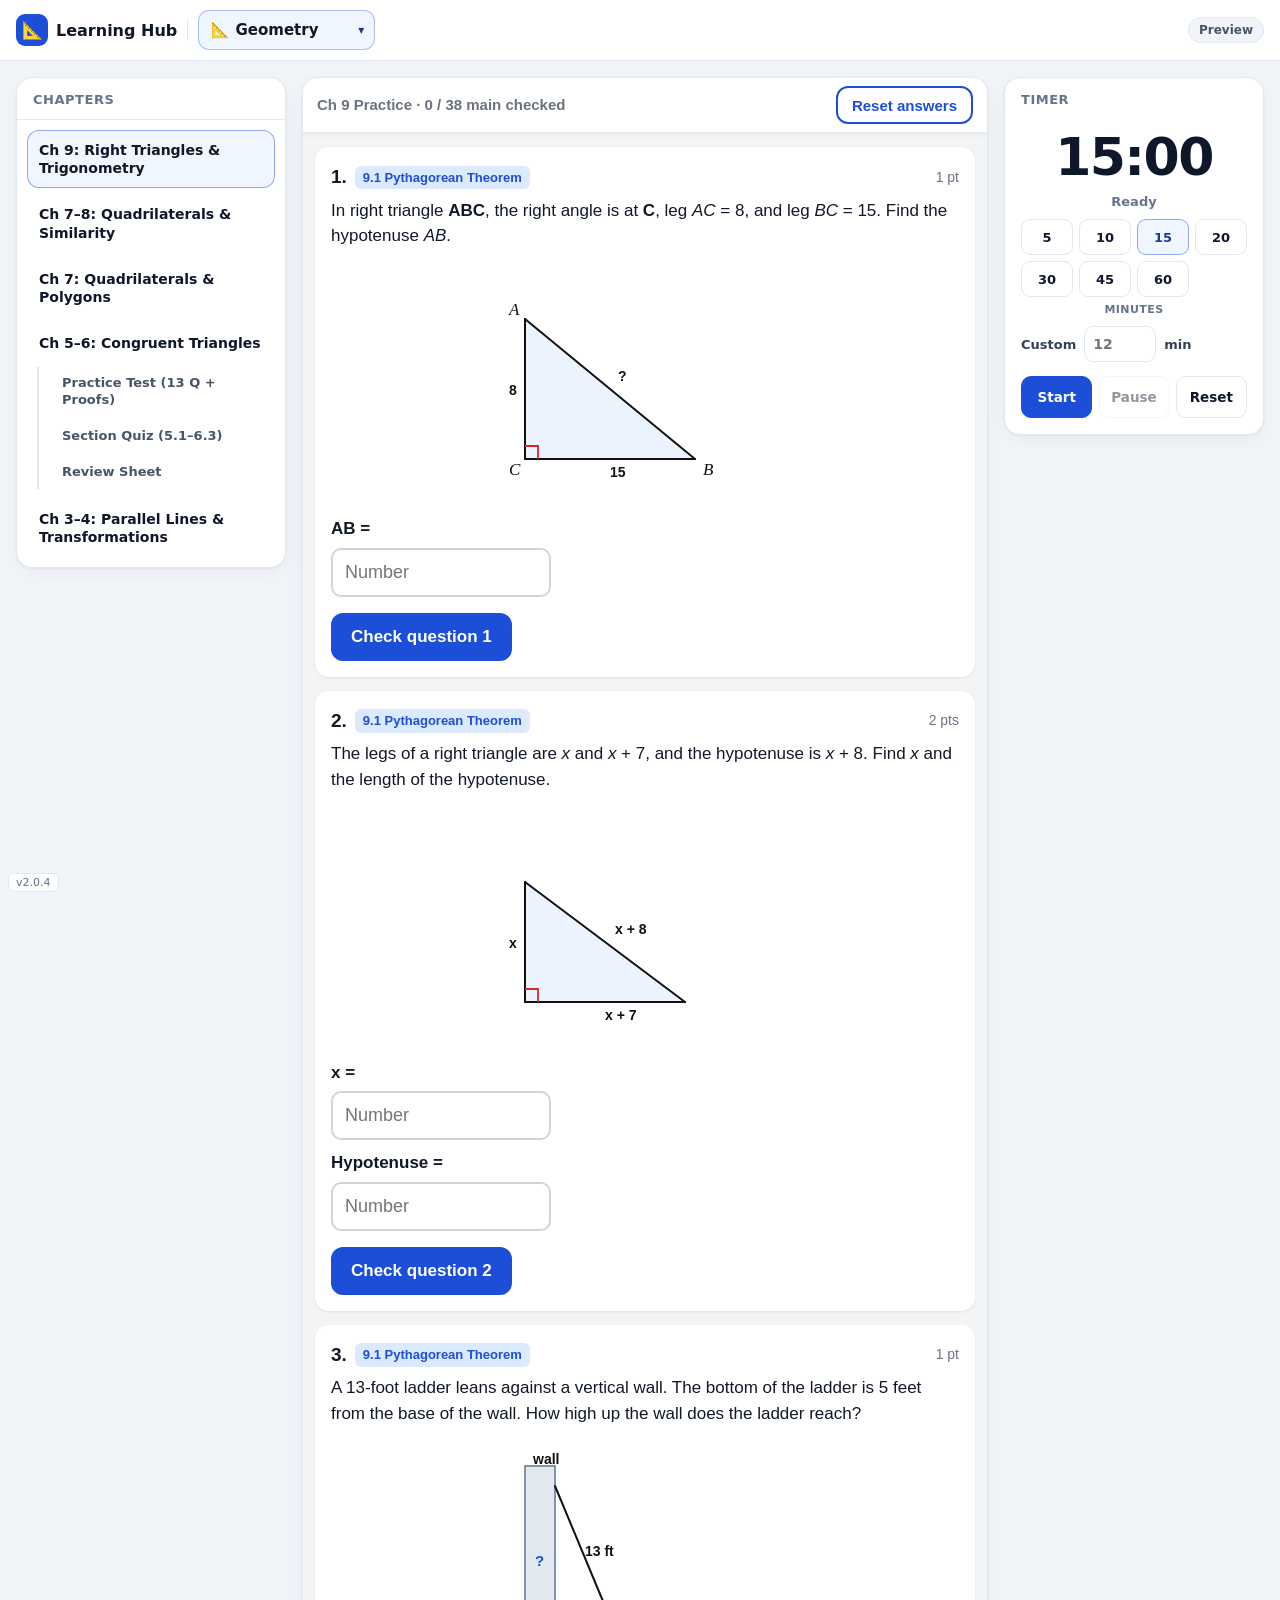
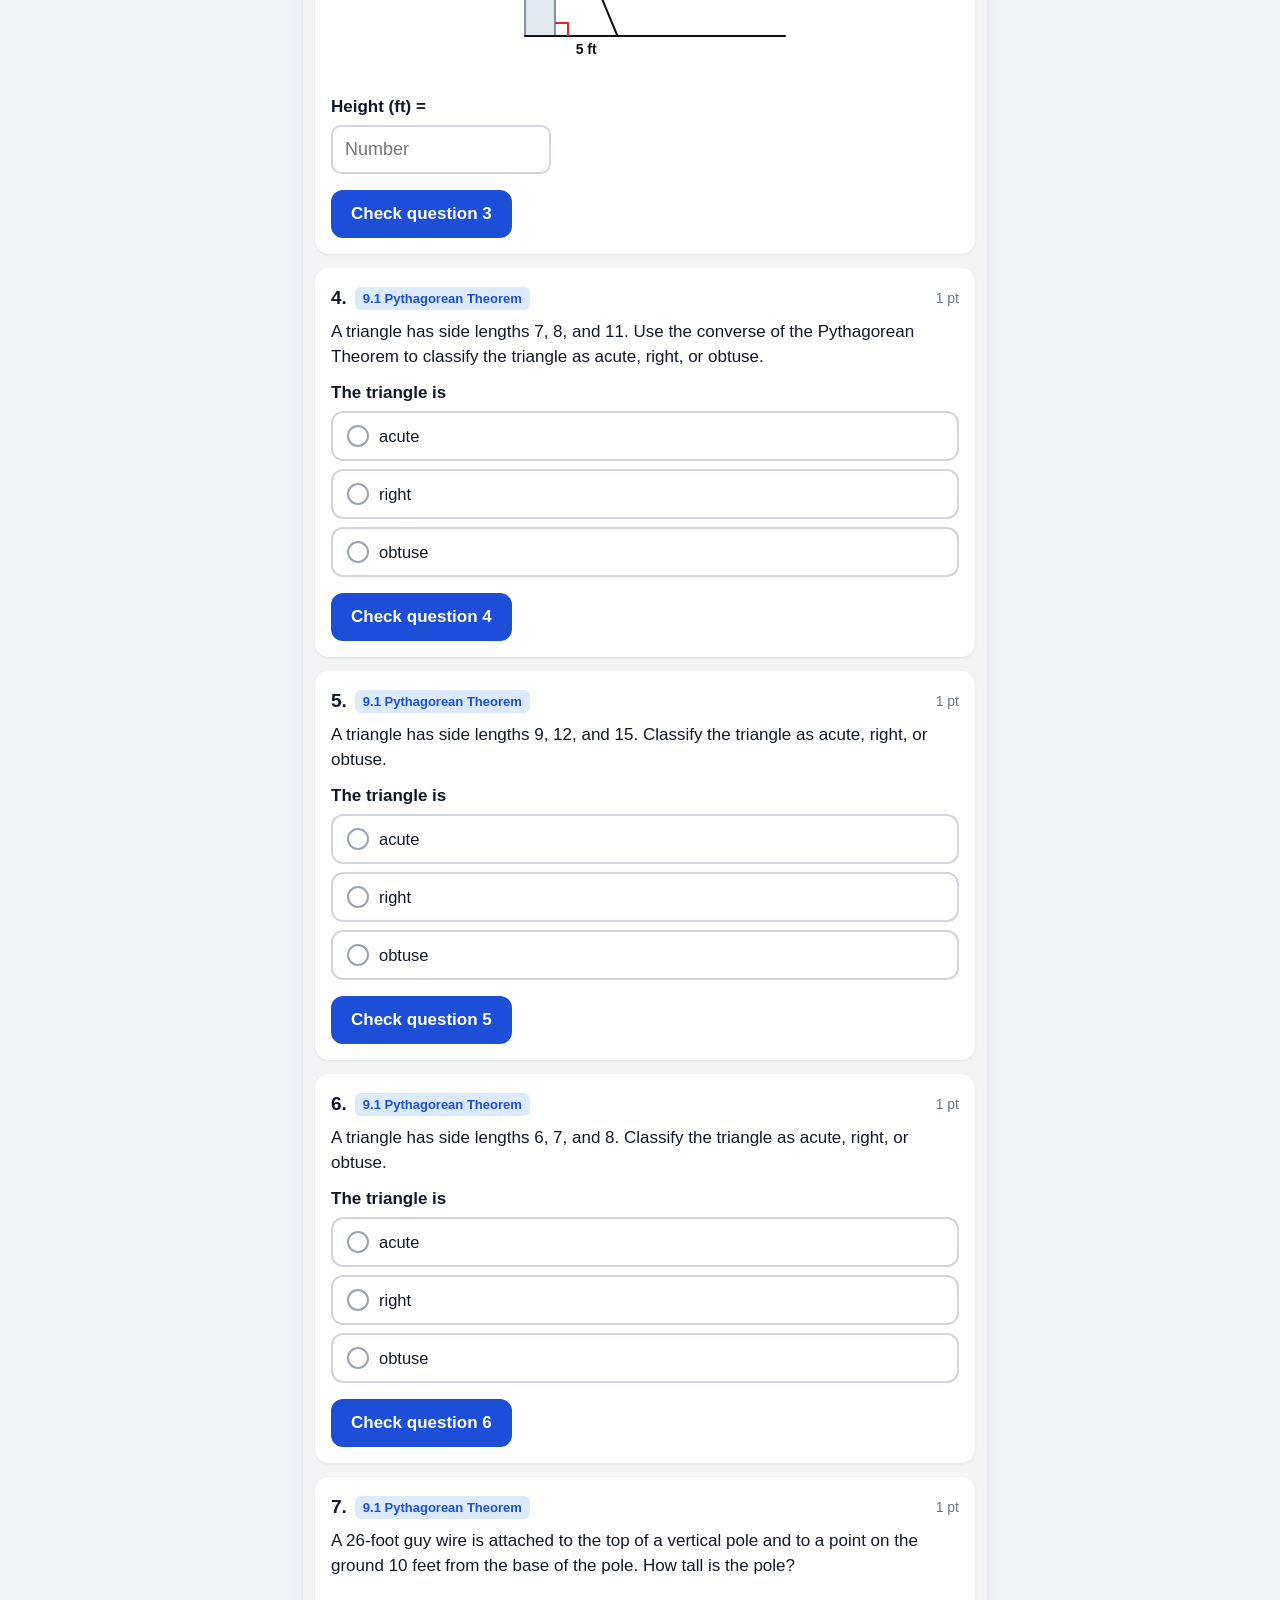
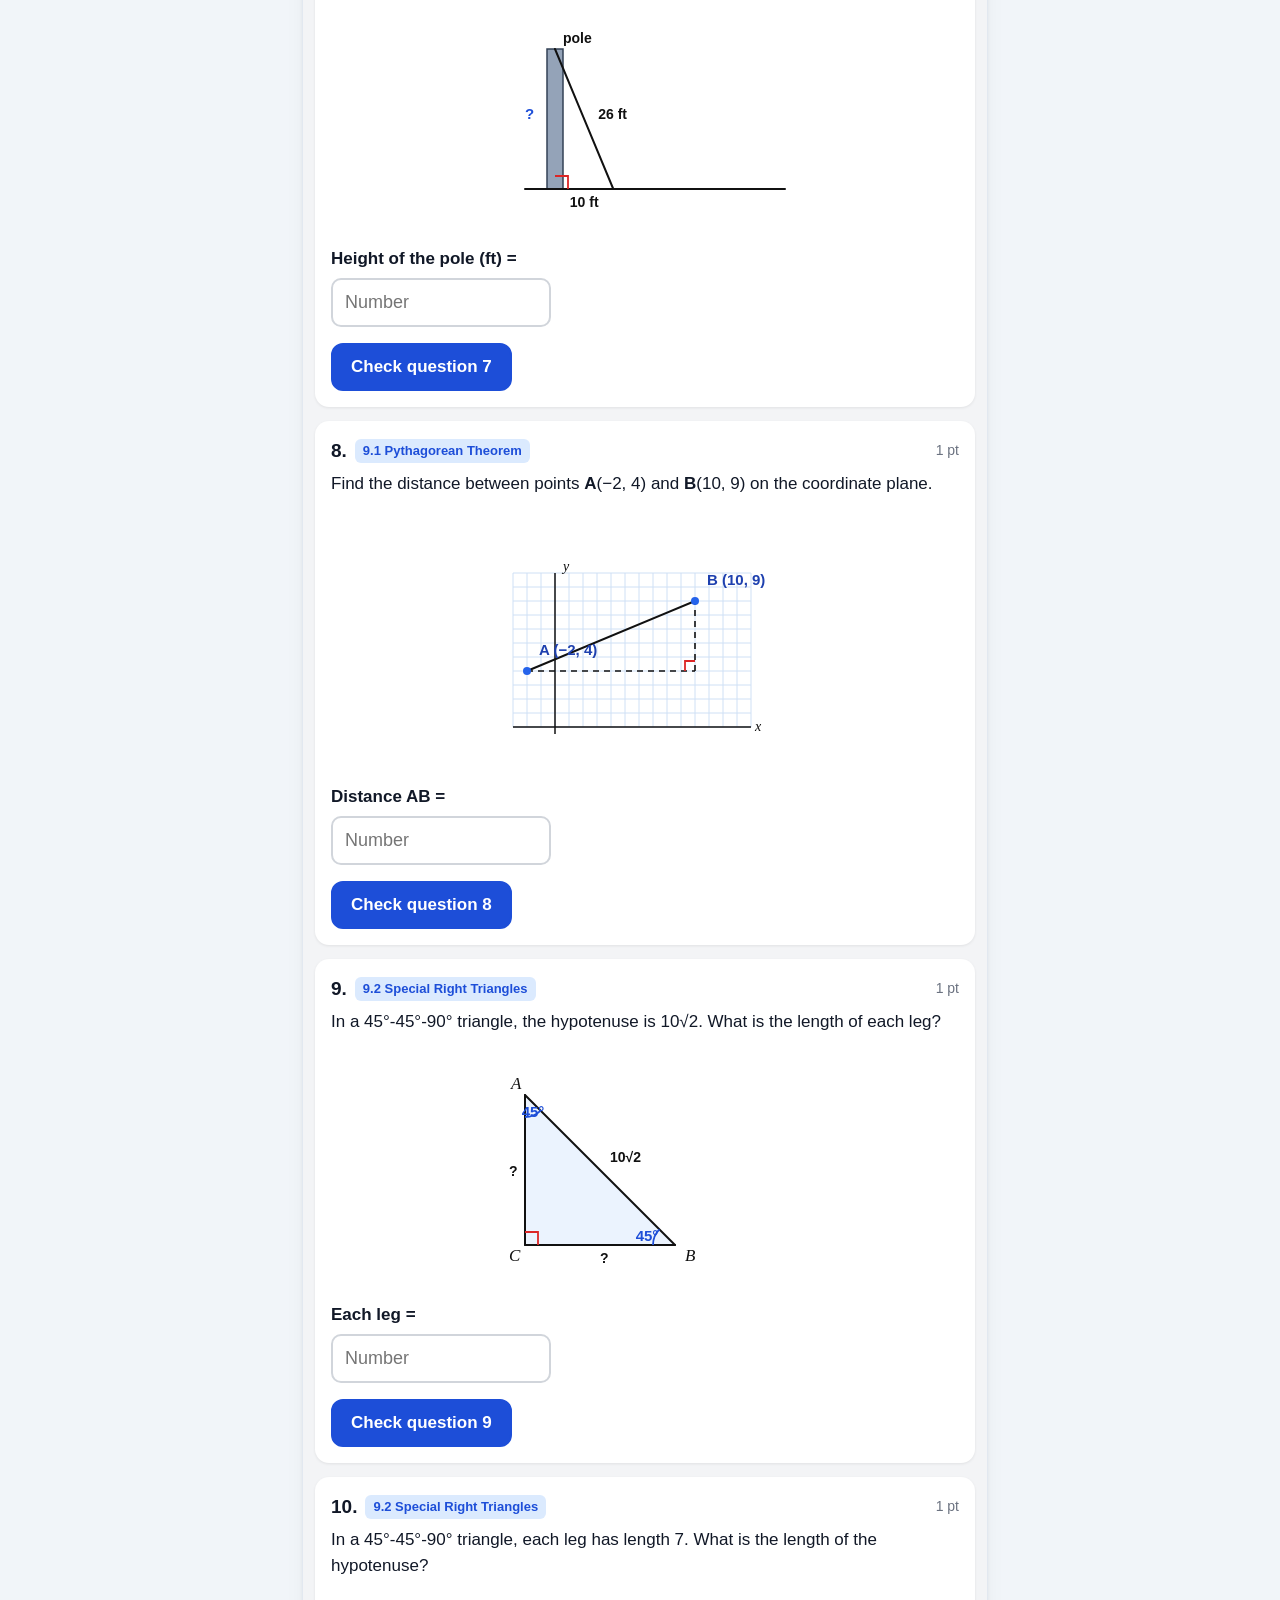
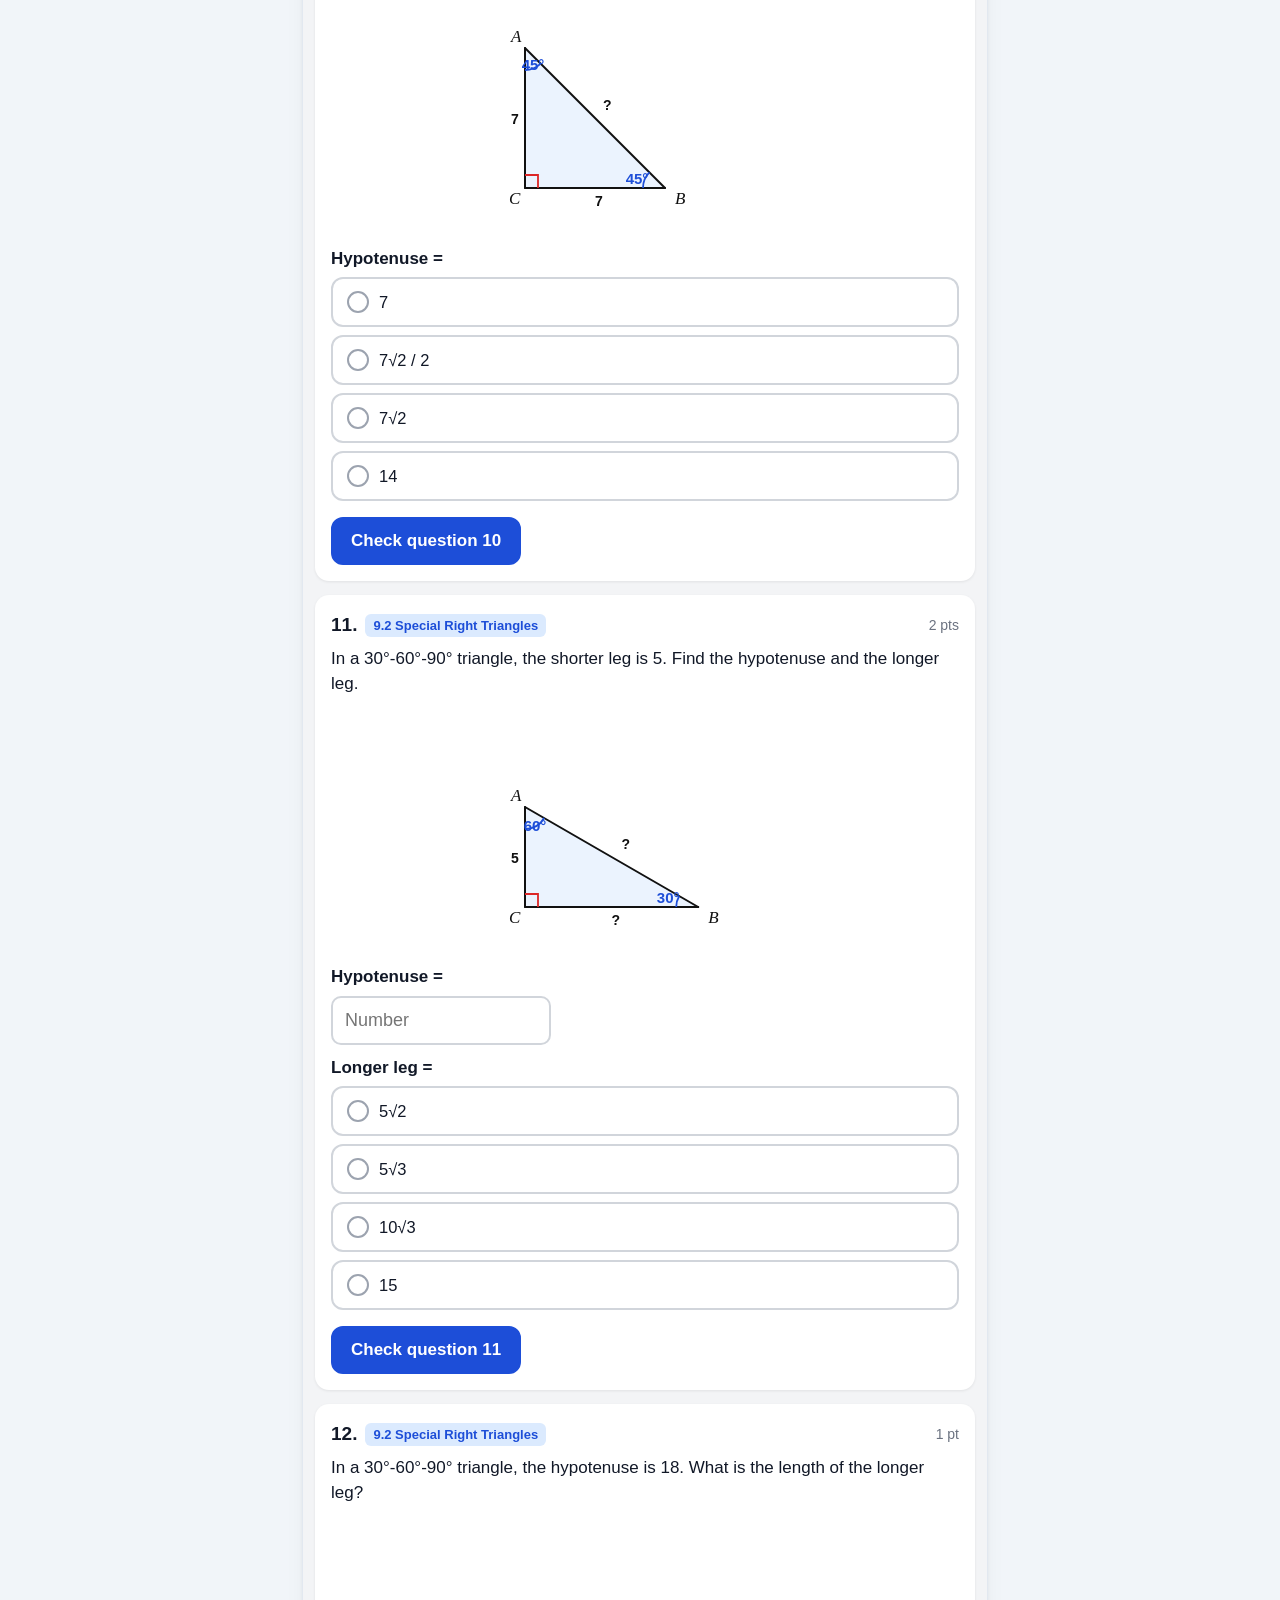
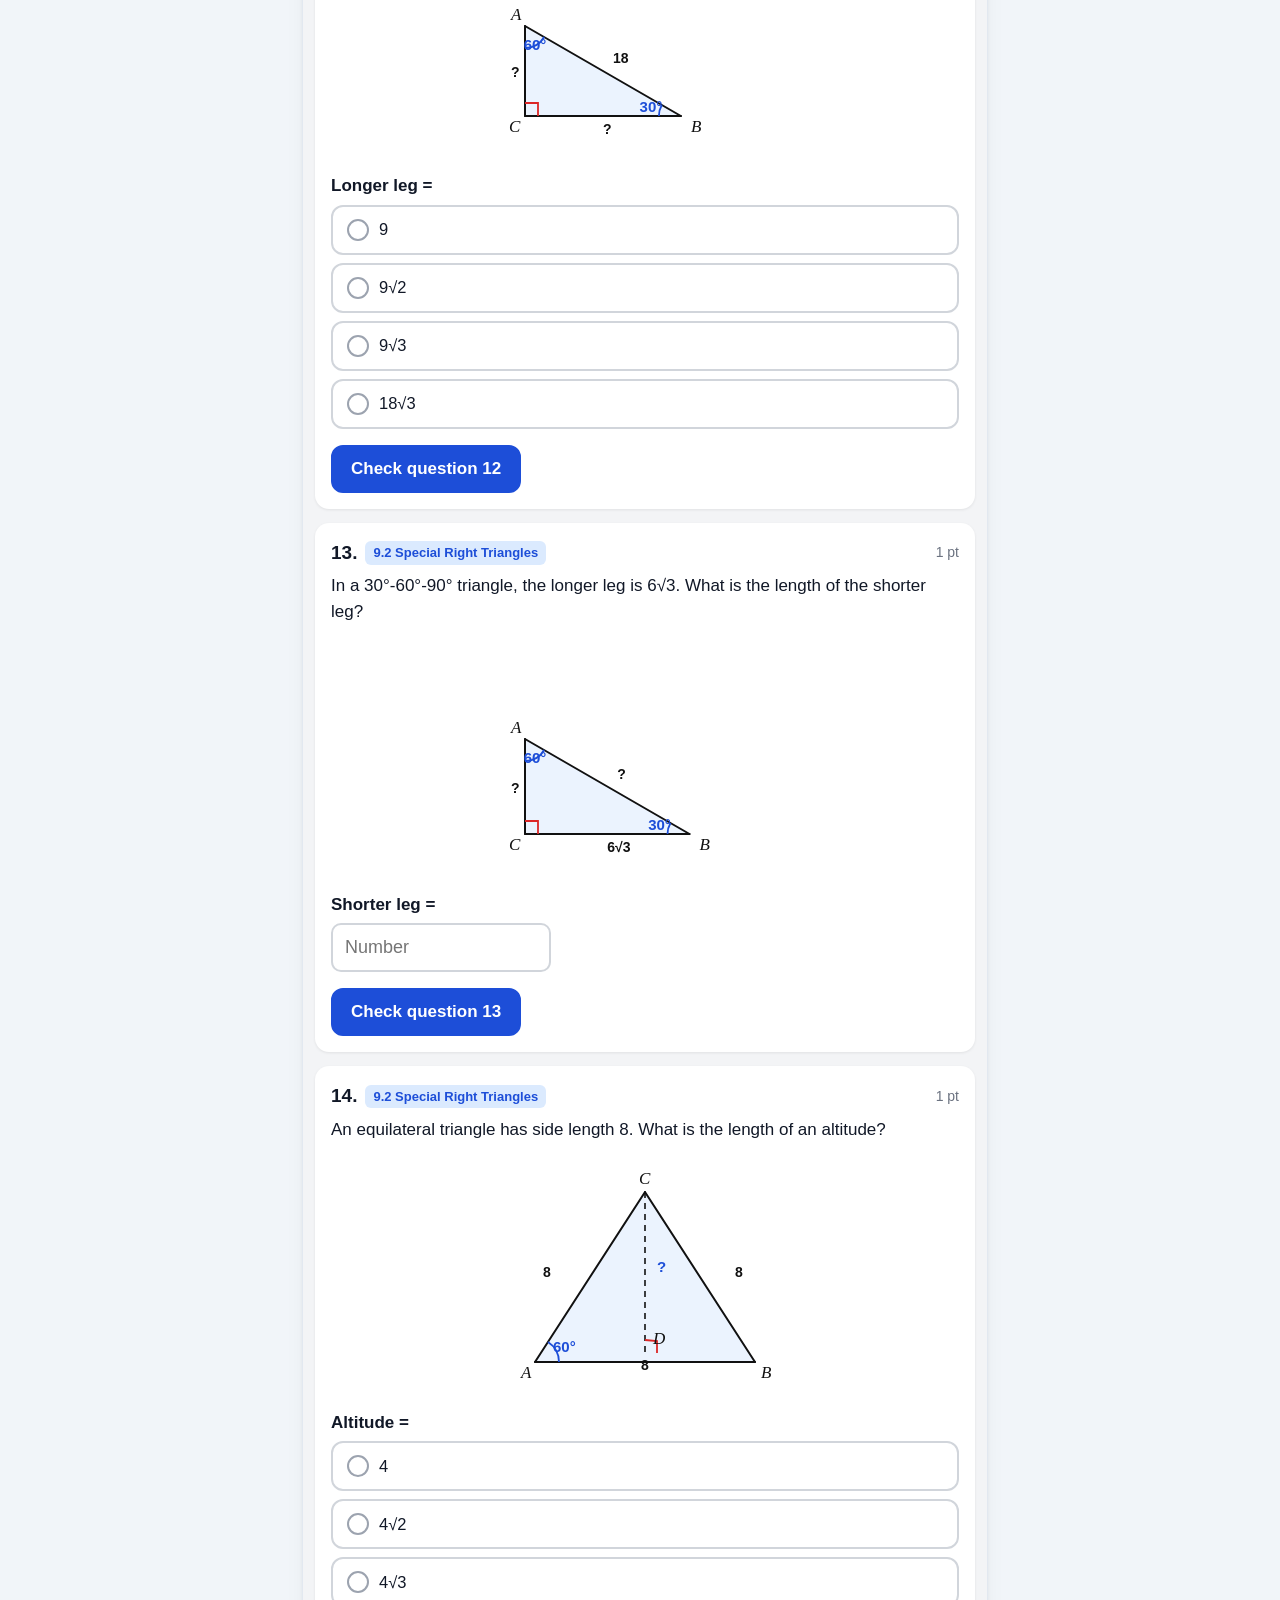
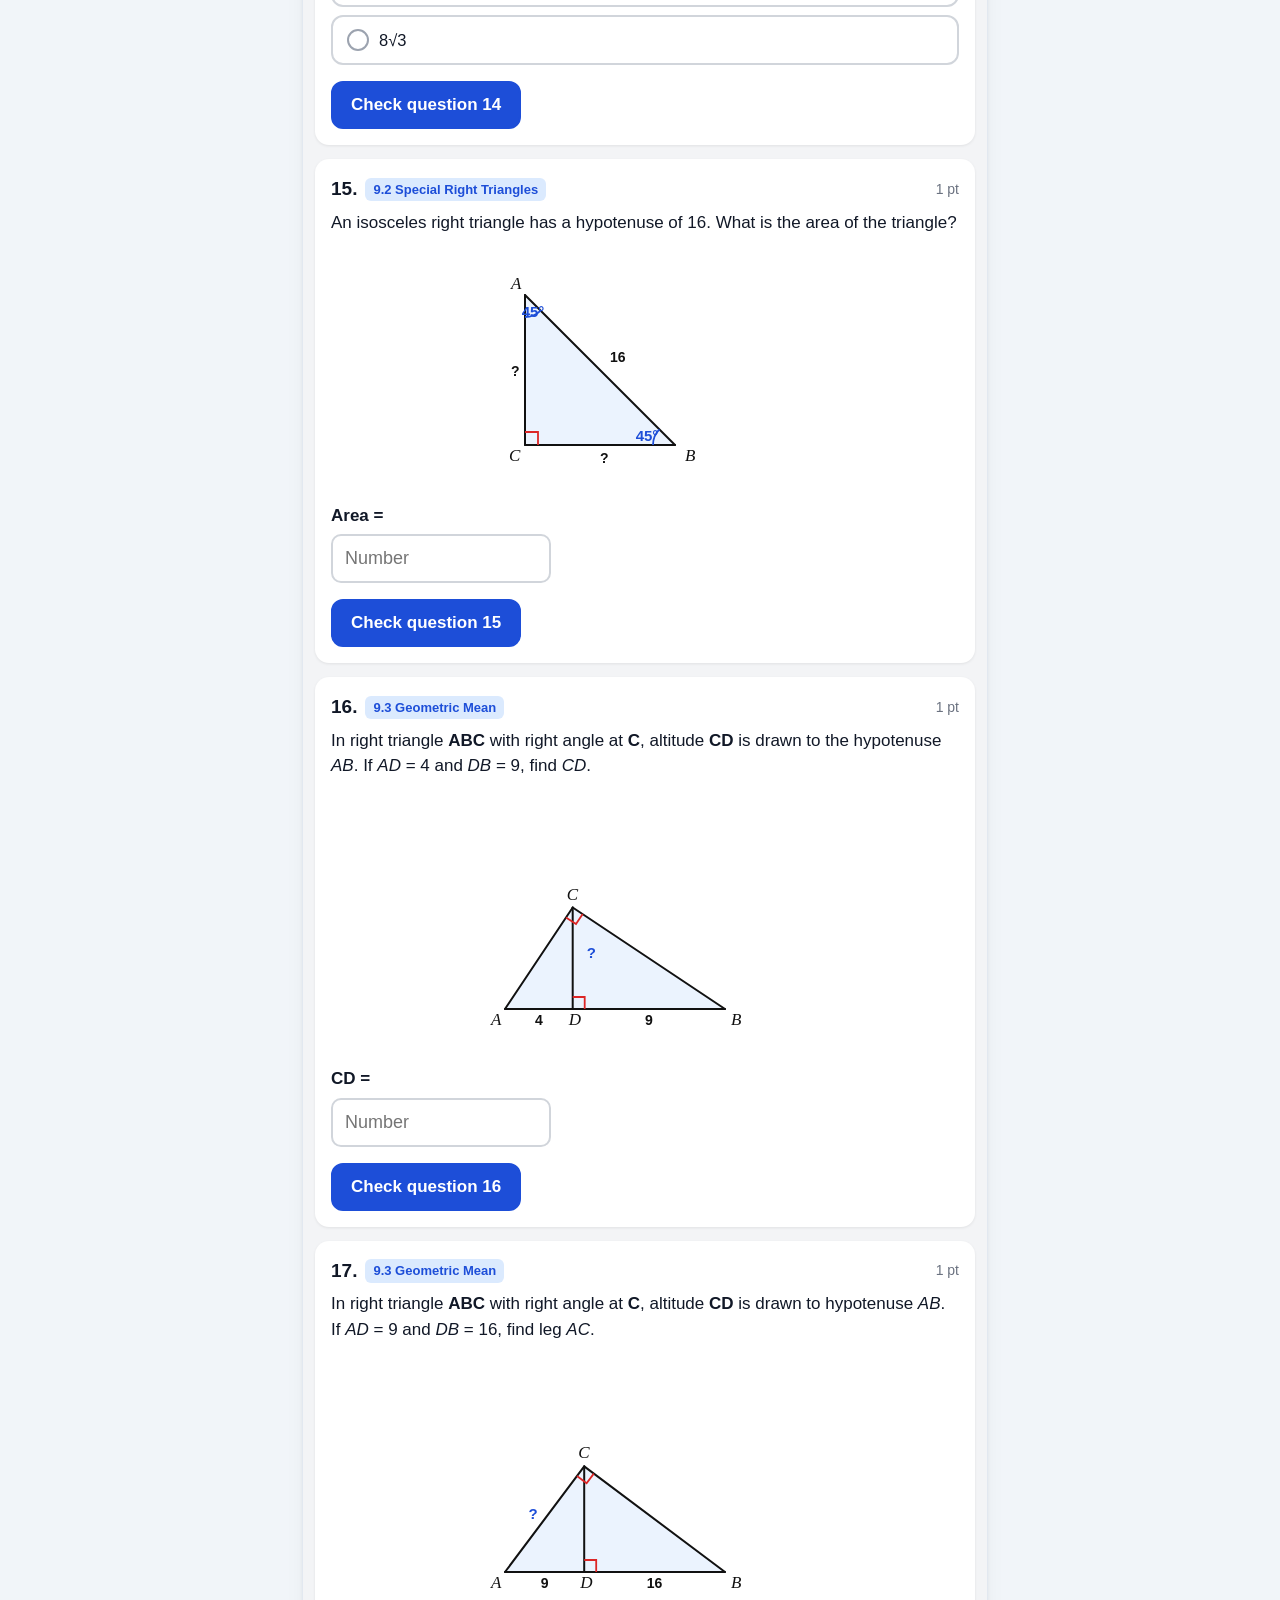
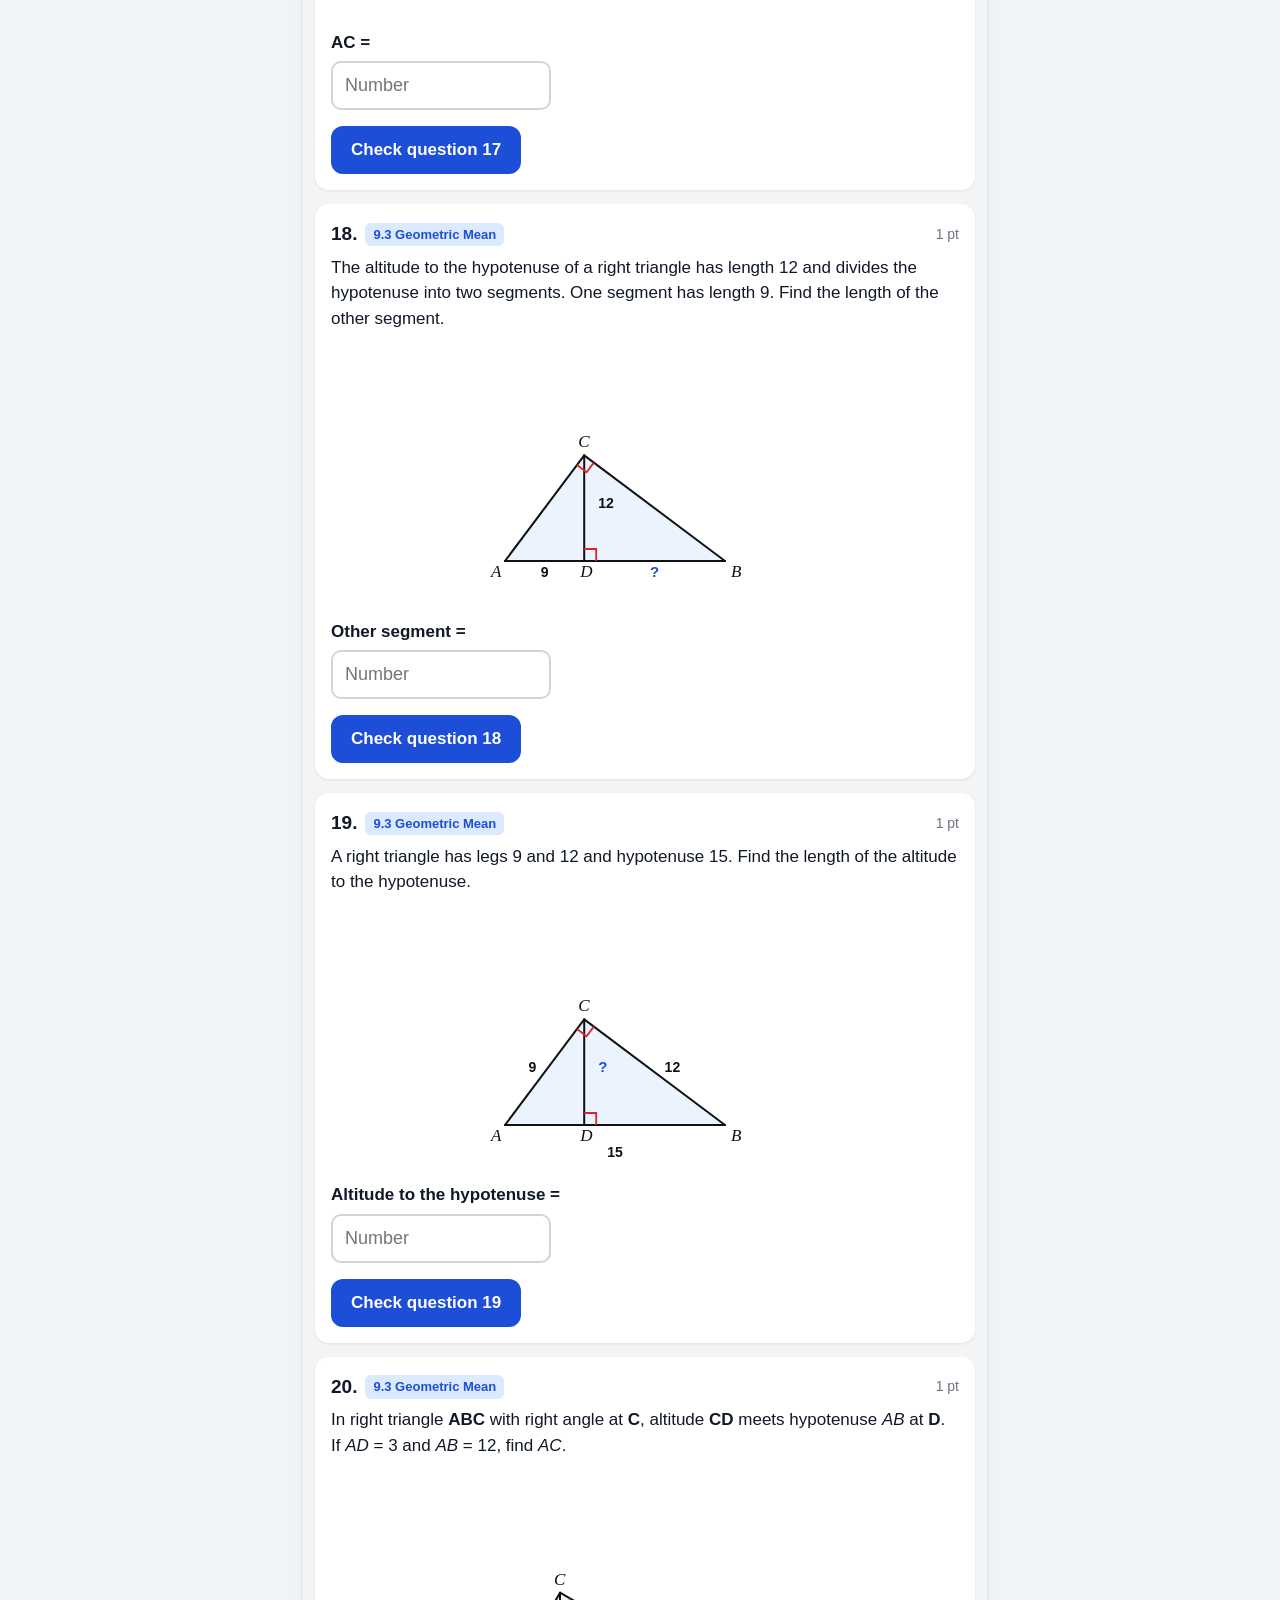
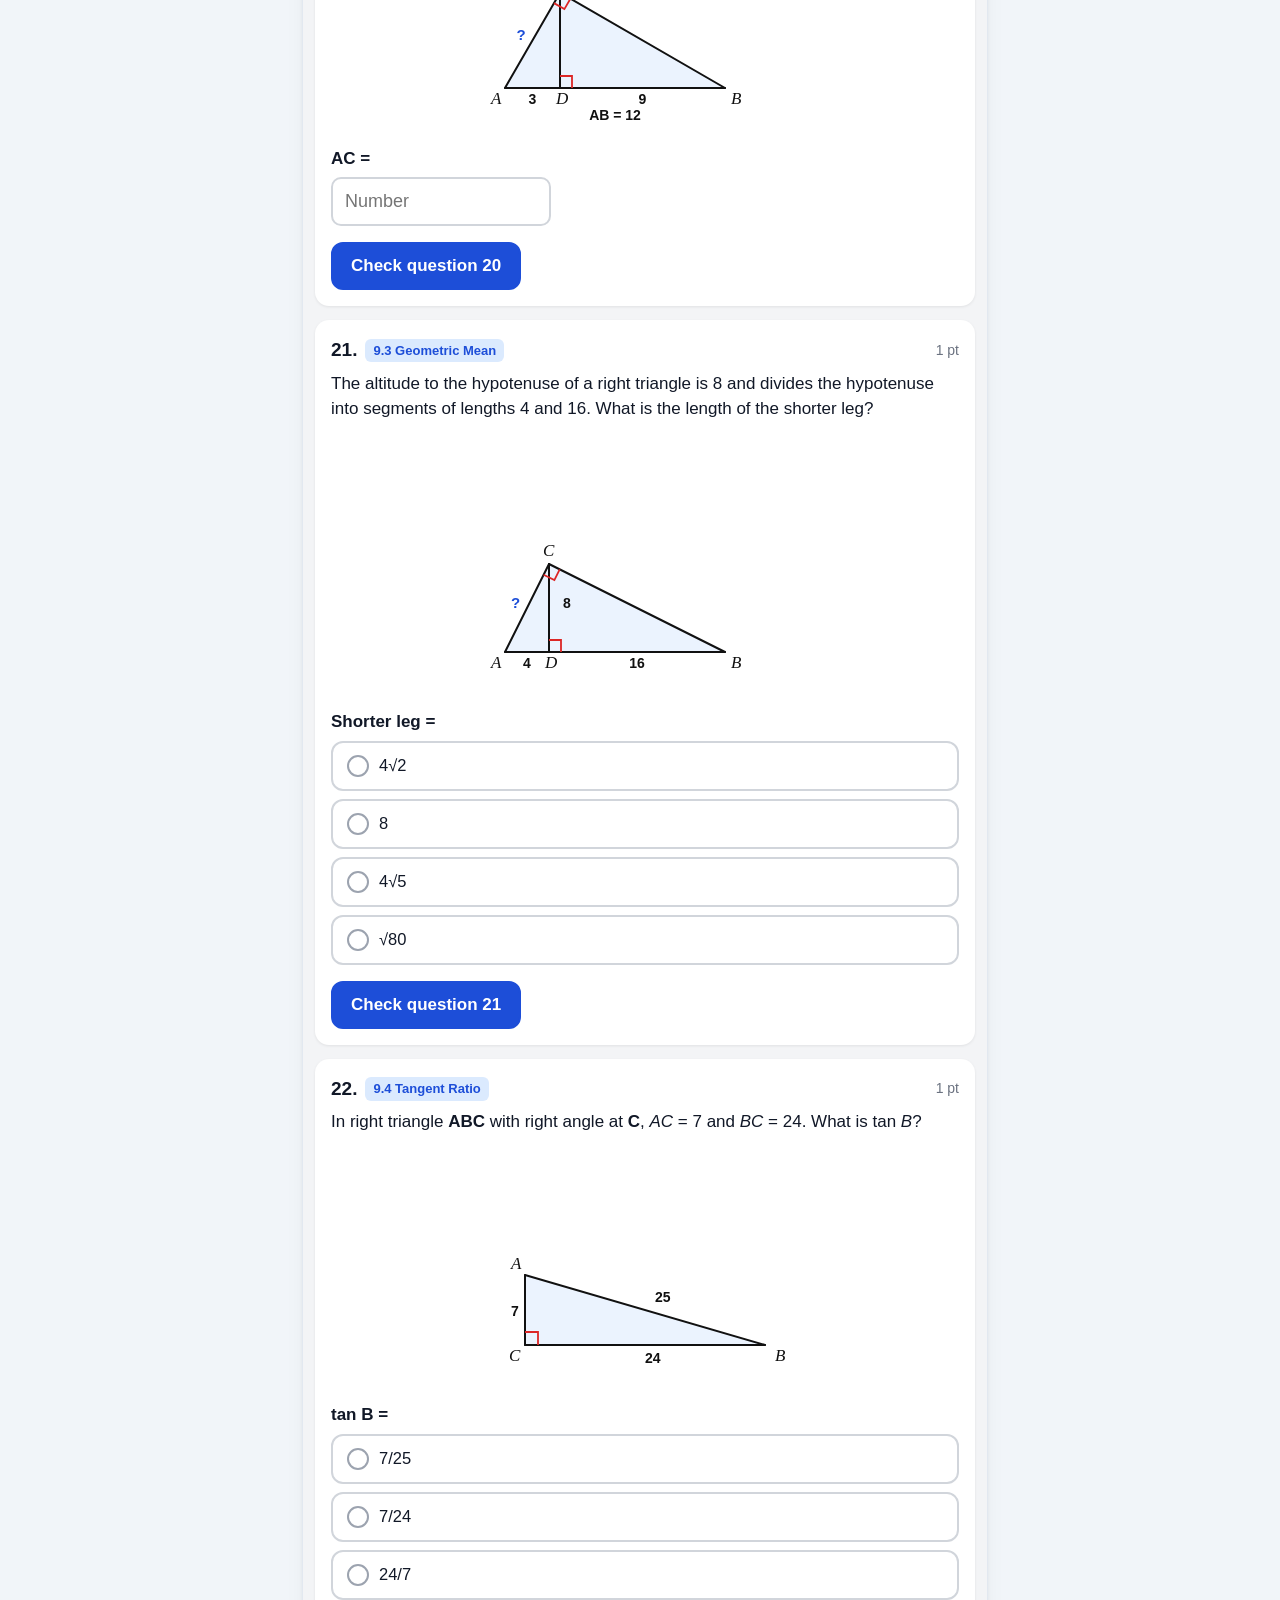
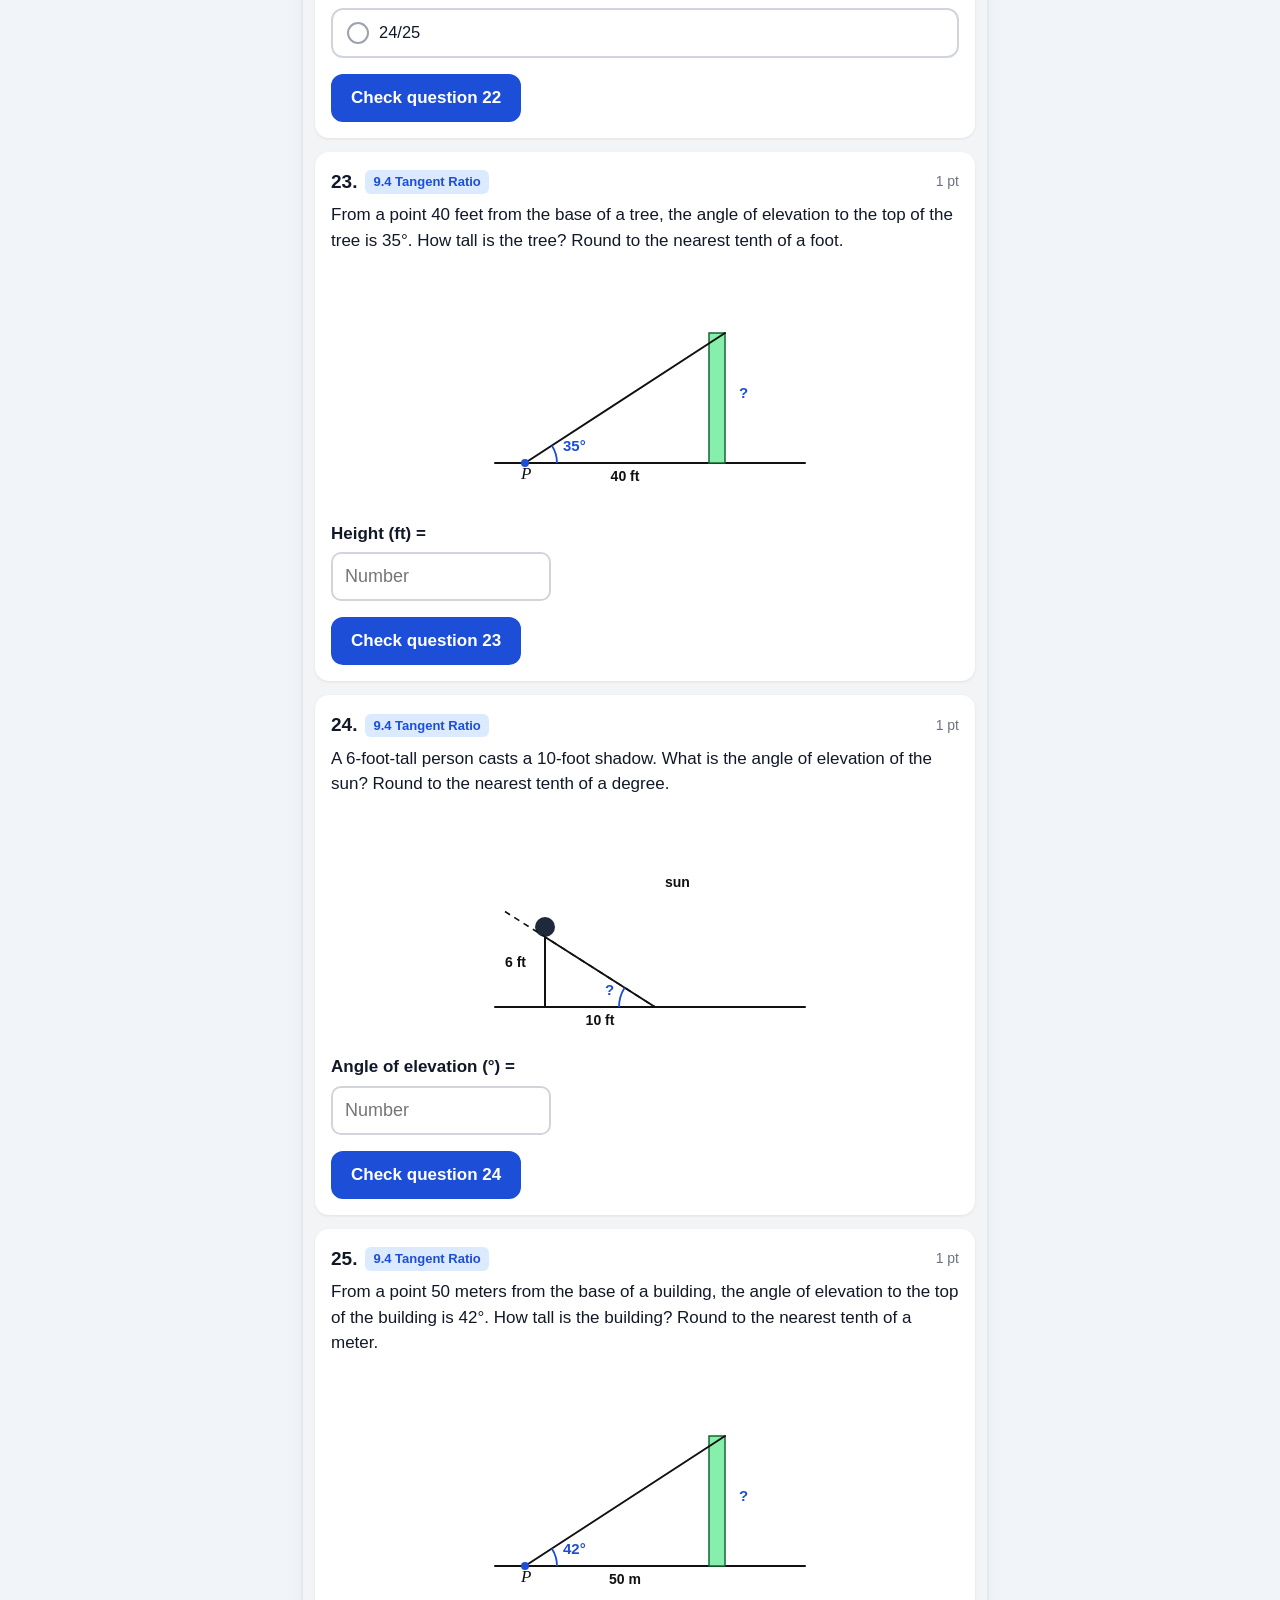
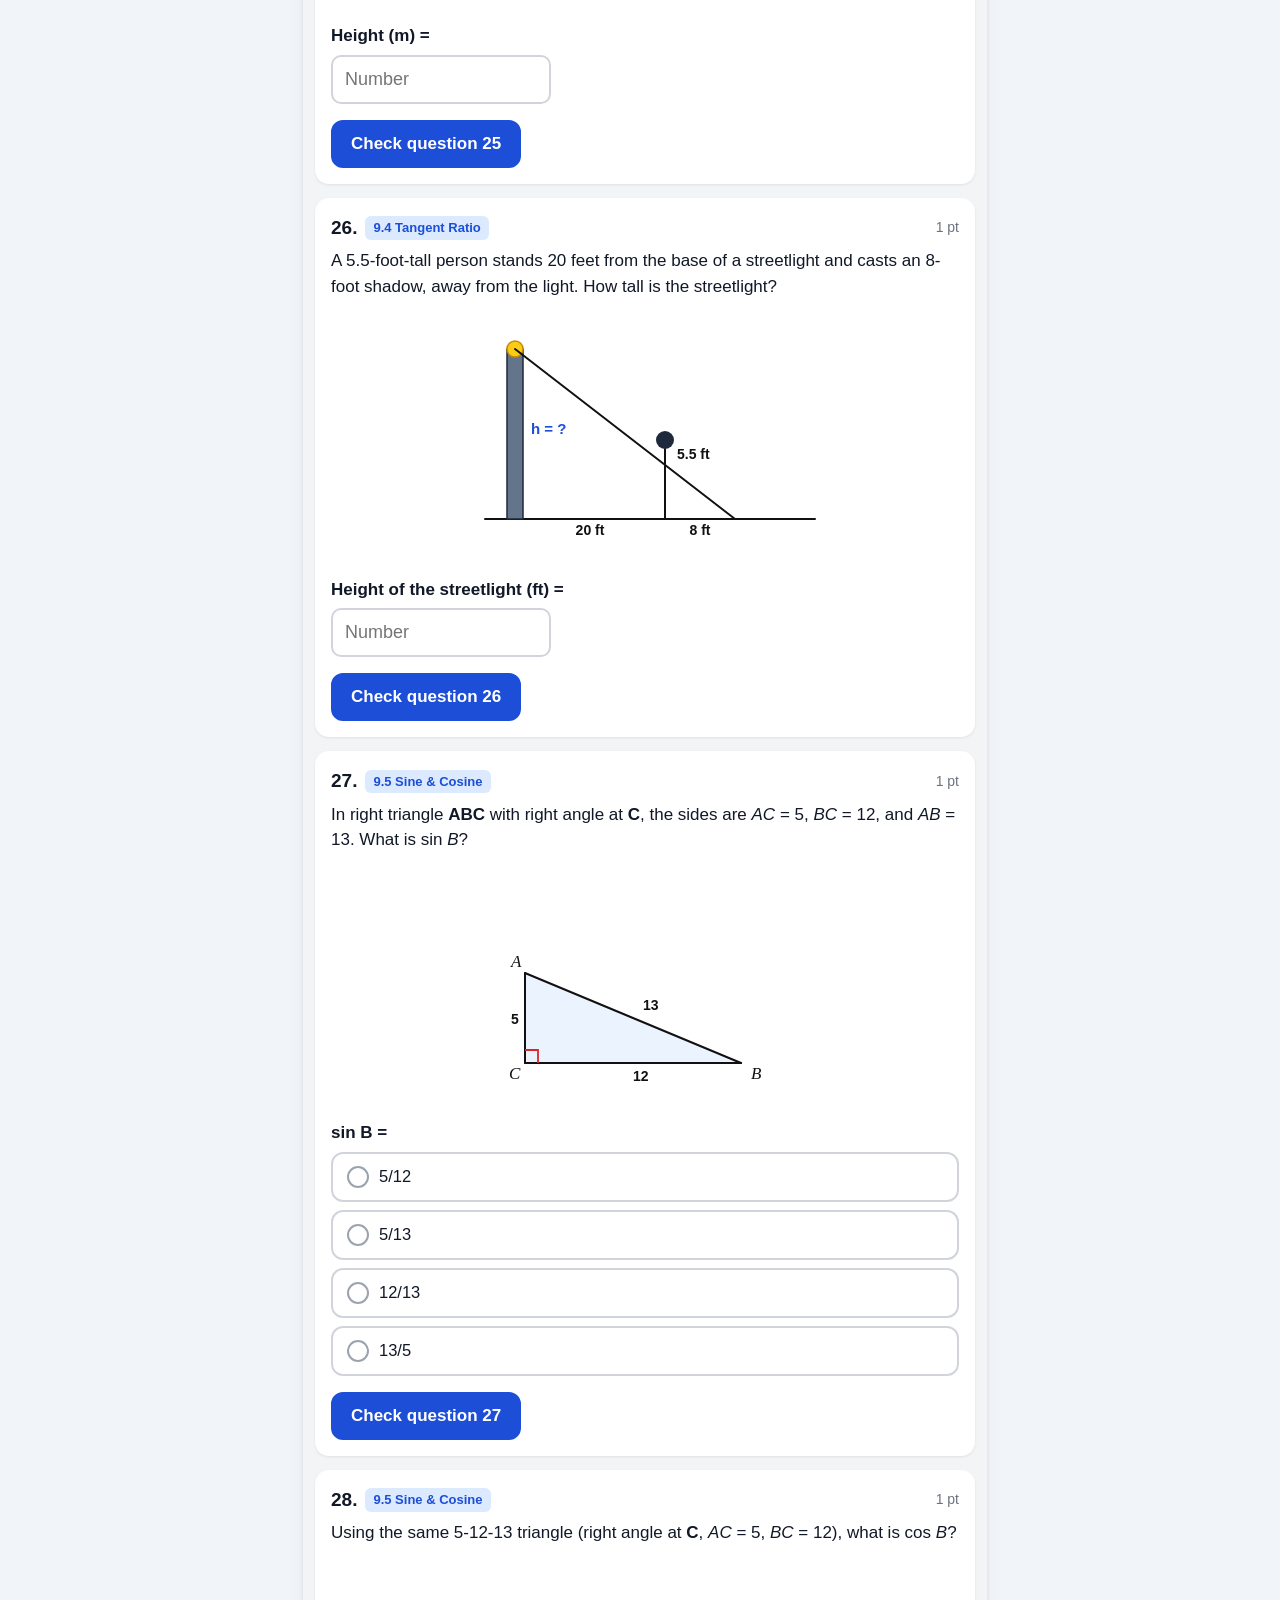
<file: study-hub/index.html>
<!doctype html>
<html lang="en">
<head>
  <meta charset="utf-8">
  <meta name="viewport" content="width=device-width, initial-scale=1, viewport-fit=cover">
  <meta name="theme-color" content="#1d4ed8">
  <link rel="icon" type="image/svg+xml" href="favicon.svg">
  <title>Learning Hub (Preview)</title>
  <link rel="stylesheet" href="shell.css">
</head>
<body>
  <header class="sh-topbar">
    <div class="sh-topbar-inner">
      <div class="sh-topbar-left">
        <button type="button" class="sh-menu-btn" id="menuBtn" aria-label="Open chapters menu">
          ☰ <span>Chapters</span>
        </button>
        <a href="./" class="sh-brand" aria-label="Learning Hub">
          <span class="sh-brand-icon" id="brandIcon">📐</span>
          <span class="sh-brand-text">Learning Hub</span>
        </a>
        <span class="sh-divider" aria-hidden="true"></span>
        <div class="sh-select-wrap">
          <select id="subjectSelect" class="sh-subject-select" aria-label="Select subject"></select>
          <span class="sh-select-caret" aria-hidden="true">▾</span>
        </div>
      </div>
      <div class="sh-topbar-right">
        <button type="button" class="sh-timer-pill" id="timerPill" aria-label="Open timer">
          <span class="sh-timer-pill-icon" aria-hidden="true">⏱</span>
          <span id="timerPillTime">15:00</span>
        </button>
        <span class="sh-preview-pill">Preview</span>
      </div>
    </div>
  </header>

  <div class="sh-backdrop" id="backdrop"></div>

  <div class="sh-layout">
    <aside class="sh-panel sh-left" id="leftNav" aria-label="Chapters">
      <div class="sh-left-head">
        <span class="sh-left-title">Chapters</span>
        <button type="button" class="sh-drawer-close" id="drawerClose" aria-label="Close chapters">✕</button>
      </div>
      <nav class="sh-nav-list" id="navList"></nav>
    </aside>

    <main class="sh-center">
      <div id="contentArea"></div>
    </main>

    <aside class="sh-panel sh-right" id="rightPanel" aria-label="Timer">
      <div class="sh-right-head">
        <span class="sh-right-title">Timer</span>
        <button type="button" class="sh-timer-close" id="timerClose" aria-label="Close timer">✕</button>
      </div>
      <div class="sh-timer" id="timerPanel">
        <div class="sh-timer-display" id="timerDisplay" aria-live="polite">15:00</div>
        <div class="sh-timer-status" id="timerStatus">Ready</div>
        <div class="sh-timer-presets" id="timerPresets" role="group" aria-label="Duration">
          <button type="button" class="sh-timer-preset" data-min="5">5</button>
          <button type="button" class="sh-timer-preset" data-min="10">10</button>
          <button type="button" class="sh-timer-preset on" data-min="15">15</button>
          <button type="button" class="sh-timer-preset" data-min="20">20</button>
          <button type="button" class="sh-timer-preset" data-min="30">30</button>
          <button type="button" class="sh-timer-preset" data-min="45">45</button>
          <button type="button" class="sh-timer-preset" data-min="60">60</button>
        </div>
        <p class="sh-timer-hint">minutes</p>
        <div class="sh-timer-custom">
          <label for="timerCustom">Custom</label>
          <input id="timerCustom" type="number" min="1" max="180" inputmode="numeric" placeholder="12" aria-label="Custom minutes">
          <span>min</span>
        </div>
        <div class="sh-timer-controls">
          <button type="button" class="sh-timer-btn primary" id="timerStart">Start</button>
          <button type="button" class="sh-timer-btn" id="timerPause" disabled>Pause</button>
          <button type="button" class="sh-timer-btn" id="timerReset">Reset</button>
        </div>
      </div>
    </aside>
  </div>

  <script src="shell.js"></script>
  <!--sh-version--><div id="sh-version" title="Preview changelog" data-log="Redesign Preview&#10;v2.0.4: Living Earth Unit 4 Practice Test — 40 questions covering DNA, proteins, transcription &amp; translation with embedded codon chart, mutations, replication, RNA, and gene expression.&#10;v2.0.3-preview: Unit 4 Learning rebuilt from the full Classroom materials list — 33 linked items in the teacher's 6 topic sections, with type tags and done checkboxes.&#10;v2.0.2-preview: Living Earth Unit 4 Learning page — Classroom materials for DNA, Proteins &amp; Biotechnology (study guide, calendar, videos, CK-12 readings, handouts), with optional done checkboxes.&#10;v2.0.1-preview: Removed English (Grade 3) from the subject dropdown, left nav, and site files. Saved or URL values pointing at english now fall back to Geometry.&#10;v2.0-preview: Full content migration — all Geometry, Living Earth, Chinese, and Health pages integrated into the 3-column shell with left-nav sub-items and persistent right-column timer" onclick="alert(this.dataset.log)">v2.0.4</div><!--/sh-version-->
</body>
</html>
</file>
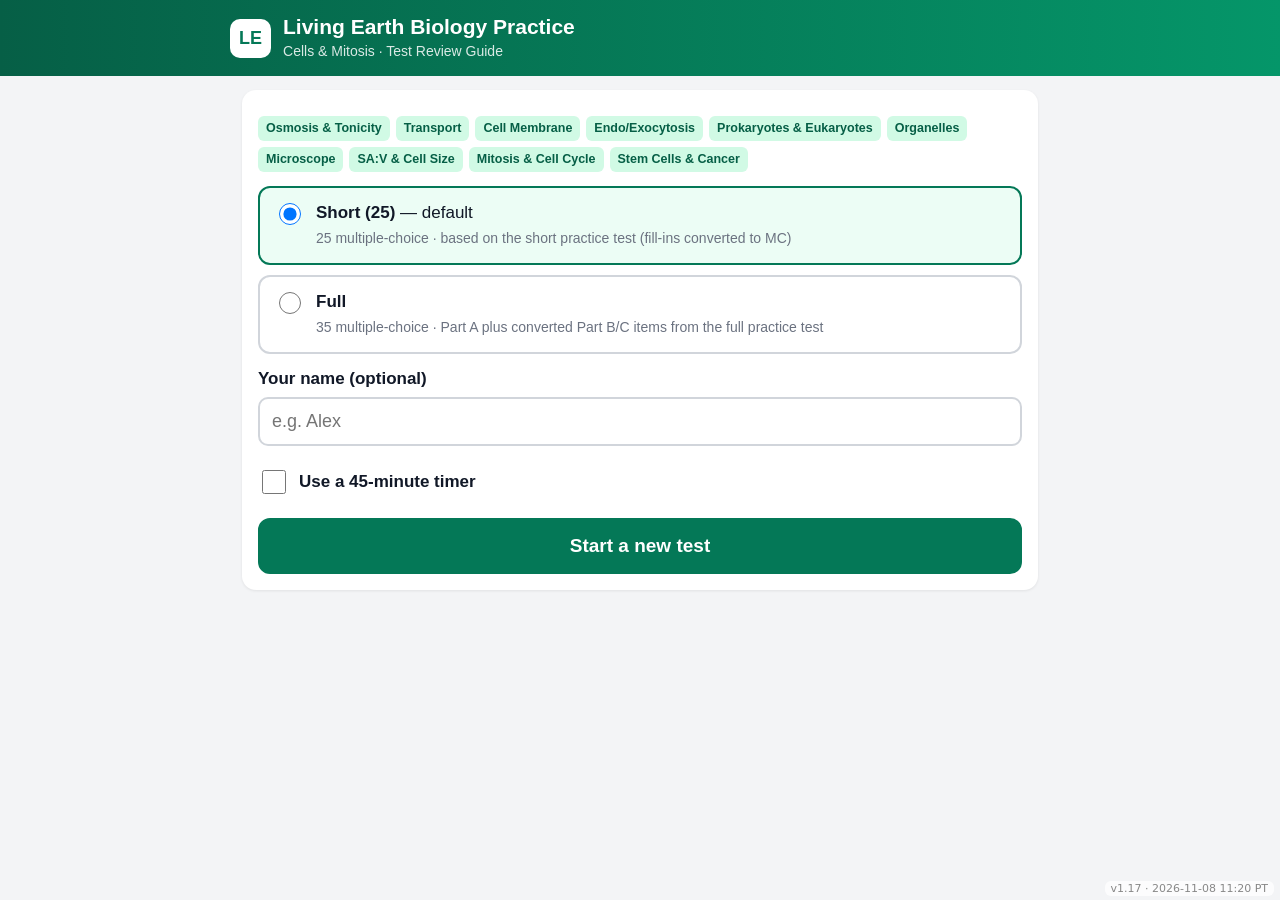
<file: study-hub/biology/index.html>
<!doctype html>
<html lang="en">
<head>
<meta charset="utf-8">
<meta name="viewport" content="width=device-width, initial-scale=1, viewport-fit=cover">
<meta name="theme-color" content="#047857">
<title>Living Earth Biology Practice Quiz</title>
<link rel="stylesheet" href="style.css">
<link rel="icon" href="data:image/svg+xml,%3Csvg xmlns='http://www.w3.org/2000/svg' viewBox='0 0 32 32'%3E%3Crect width='32' height='32' rx='6' fill='%23047857'/%3E%3Ccircle cx='16' cy='16' r='8' fill='none' stroke='white' stroke-width='2.5'/%3E%3Ccircle cx='16' cy='16' r='3' fill='white'/%3E%3C/svg%3E">
</head>
<body>
<header class="top">
  <div class="brand"><span class="badge">LE</span><div><h1>Living Earth Biology Practice</h1><p class="sub">Cells &amp; Mitosis · Test Review Guide</p></div></div>
</header>
<div id="bar" class="bar hidden">
  <div class="bar-left">
    <span id="progress">0 / 25 answered</span>
    <div class="pbar" aria-hidden="true"><div id="pfill" class="pfill"></div></div>
  </div>
  <span id="timer" class="timer hidden">45:00</span>
  <button id="barSubmit" class="btn small primary">Submit</button>
</div>
<main id="app"></main>
<noscript><p style="padding:20px">This practice quiz needs JavaScript turned on.</p></noscript>
<script src="questions.js"></script>
<script src="app.js"></script>
<!--sh-version--><div id="sh-version" title="Tap for changelog" style="position:fixed;right:6px;bottom:4px;font:11px system-ui,sans-serif;color:#888;background:rgba(255,255,255,.75);padding:1px 6px;border-radius:6px;z-index:99999;cursor:pointer" data-log="Changelog&#10;v1.17: Accelerated Chapter 7 — quadratics with root rejection, systems, coordinate proofs and mixed transformations&#10;v1.16: Chapter 7 Challenge — 10 harder multi-step generated problems per attempt&#10;v1.15: Chapter 7 fresh procedural problems, 28 templates, shuffled choices and recent-question avoidance&#10;v1.14: Geometry Ch 7 practice (7.1–7.5 quadrilaterals &amp; polygons, 20 Q with worked solutions)&#10;v1.13: Geometry Ch 5–6 test now 13 questions: added 3 two-column proofs (fill-in Statement/Reason dropdowns, per-blank partial credit); 48 pts → /40, 55 min&#10;v1.12: Geometry Ch 5–6 is now one real-format test: 10 multi-step questions (36 pts → /40), 50 min, new numbers each time, worked solutions after submit&#10;v1.11: Geometry Ch 5–6 practice test&#10;v1.10: Chinese: Lesson 12 Dialogue 2 vocab (dining hall, 22 words)&#10;v1.9: Review sheets: Living Earth Unit 3 + Geometry Ch 5–6; Ch 6.1–6.3 practice&#10;v1.8: Living Earth labs + Unit 3 practice&#10;v1.7: Chapter 5 quiz now 10 questions (40 pts)&#10;v1.6: Geometry Chapter 5 quiz (congruent triangles)&#10;v1.5: Normal round: each word once, random 英翻中/音翻中; review list = last round&#x27;s misses&#10;v1.4: Review mode: only missed words, once each&#10;v1.3: Version label on every page (tap for changelog)&#10;v1.2: Chinese: English answers accept synonyms and small typos&#10;v1.1: Chinese: words you needed help on are repeated next round&#10;v1.0: Hosted online (no names)" onclick="alert(this.dataset.log)">v1.17 · 2026-11-08 11:20 PT</div><!--/sh-version--></body>
</html>
</file>
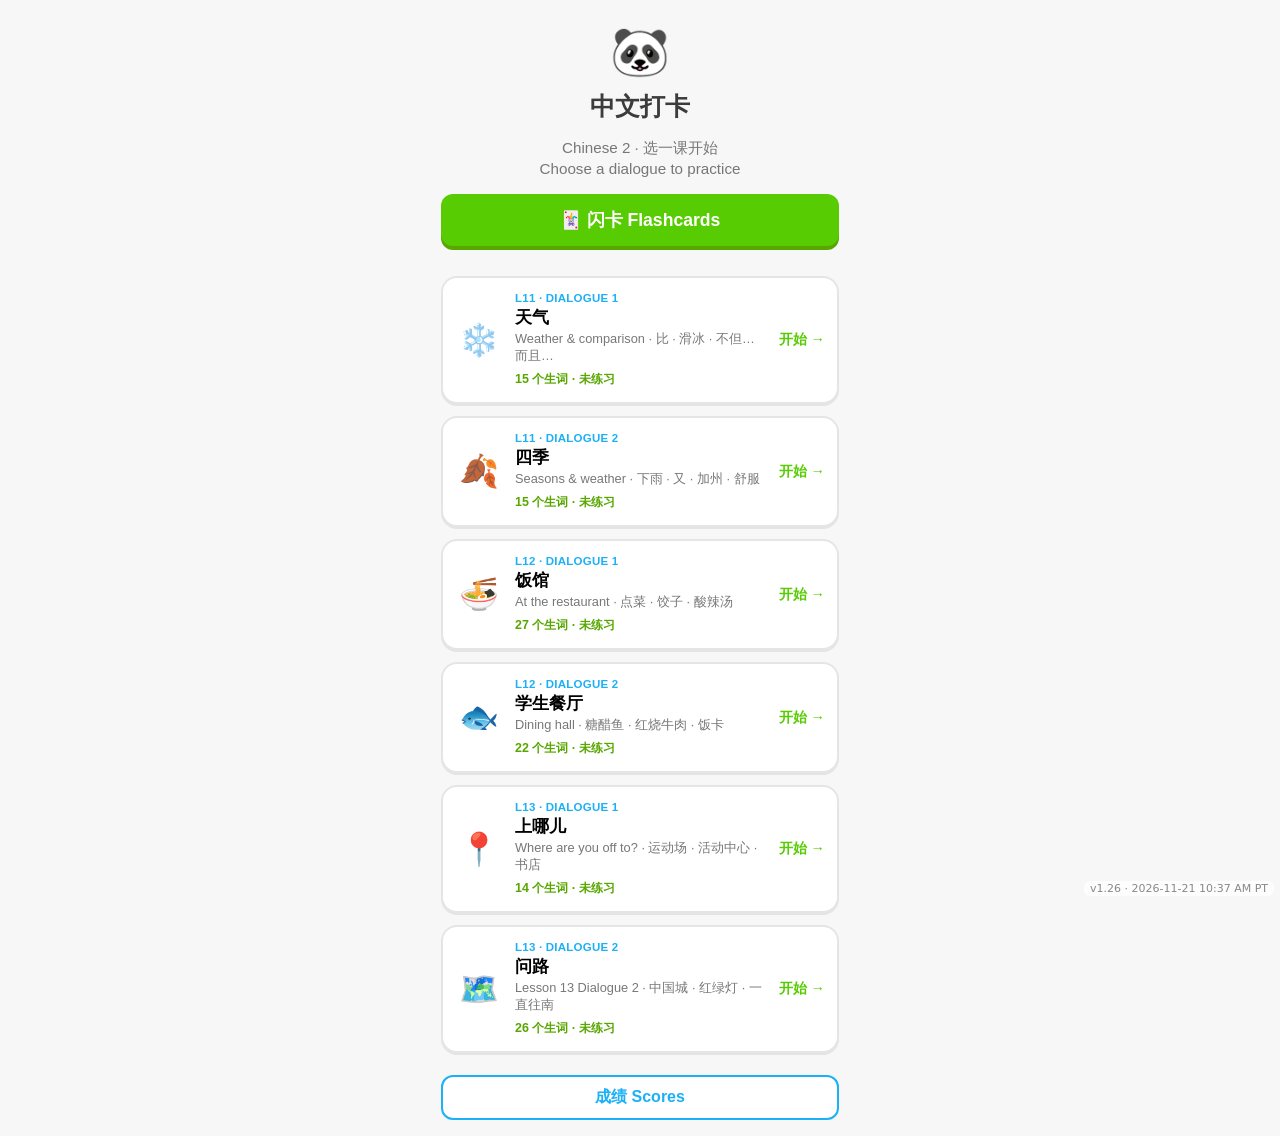
<file: study-hub/chinese/index.html>
<!DOCTYPE html>
<html lang="zh-CN">
  <head>
    <meta charset="UTF-8" />
    <meta name="viewport" content="width=device-width, initial-scale=1, maximum-scale=1, user-scalable=no, viewport-fit=cover" />
    <meta name="apple-mobile-web-app-capable" content="yes" />
    <meta name="apple-mobile-web-app-status-bar-style" content="default" />
    <meta name="theme-color" content="#58CC02" />
    <link rel="manifest" href="./manifest.json" />
    <link rel="icon" type="image/svg+xml" href="./icon.svg" />
    <link rel="apple-touch-icon" href="./icon-192.png" />
    <title>中文打卡</title>
    <script type="module" crossorigin src="./assets/index-hosted-l13.js"></script>
    <link rel="stylesheet" crossorigin href="./assets/index-DsI2vL3P.css">
  </head>
  <body>
    <div id="app"></div>
  <!--sh-version--><div id="sh-version" title="Tap for changelog" style="position:fixed;right:6px;bottom:4px;font:11px system-ui,sans-serif;color:#888;background:rgba(255,255,255,.75);padding:1px 6px;border-radius:6px;z-index:99999;cursor:pointer" data-log="Changelog&#10;v1.26: Chinese: removed typing English meanings; practice keeps handwriting, pinyin, multiple-choice, and English-to-Chinese prompts&#10;v1.24: Chinese: Lesson 13 Dialogue 2 vocab (问路, 26 words)&#10;v1.19: Chinese: restored online app (flashcards, review, handwriting recognition) after v1.18 regression; L13 D1 kept&#10;v1.18: Chinese: Lesson 13 Dialogue 1 vocab (上哪儿, 14 words)&#10;v1.17: Accelerated Chapter 7 — quadratics with root rejection, systems, coordinate proofs and mixed transformations&#10;v1.16: Chapter 7 Challenge — 10 harder multi-step generated problems per attempt&#10;v1.15: Chapter 7 fresh procedural problems, 28 templates, shuffled choices and recent-question avoidance&#10;v1.14: Geometry Ch 7 practice (7.1–7.5 quadrilaterals &amp; polygons, 20 Q with worked solutions)&#10;v1.13: Geometry Ch 5–6 test now 13 questions: added 3 two-column proofs (fill-in Statement/Reason dropdowns, per-blank partial credit); 48 pts → /40, 55 min&#10;v1.12: Geometry Ch 5–6 is now one real-format test: 10 multi-step questions (36 pts → /40), 50 min, new numbers each time, worked solutions after submit&#10;v1.11: Geometry Ch 5–6 practice test&#10;v1.10: Chinese: Lesson 12 Dialogue 2 vocab (dining hall, 22 words)&#10;v1.9: Review sheets: Living Earth Unit 3 + Geometry Ch 5–6; Ch 6.1–6.3 practice&#10;v1.8: Living Earth labs + Unit 3 practice&#10;v1.7: Chapter 5 quiz now 10 questions (40 pts)&#10;v1.6: Geometry Chapter 5 quiz (congruent triangles)&#10;v1.5: Normal round: each word once, random 英翻中/音翻中; review list = last round&#x27;s misses&#10;v1.4: Review mode: only missed words, once each&#10;v1.3: Version label on every page (tap for changelog)&#10;v1.2: Chinese: English answers accept synonyms and small typos&#10;v1.1: Chinese: words you needed help on are repeated next round&#10;v1.0: Hosted online (no names)" onclick="alert(this.dataset.log)">v1.26 · 2026-11-21 10:37 AM PT</div><!--/sh-version--></body>
</html>
</file>
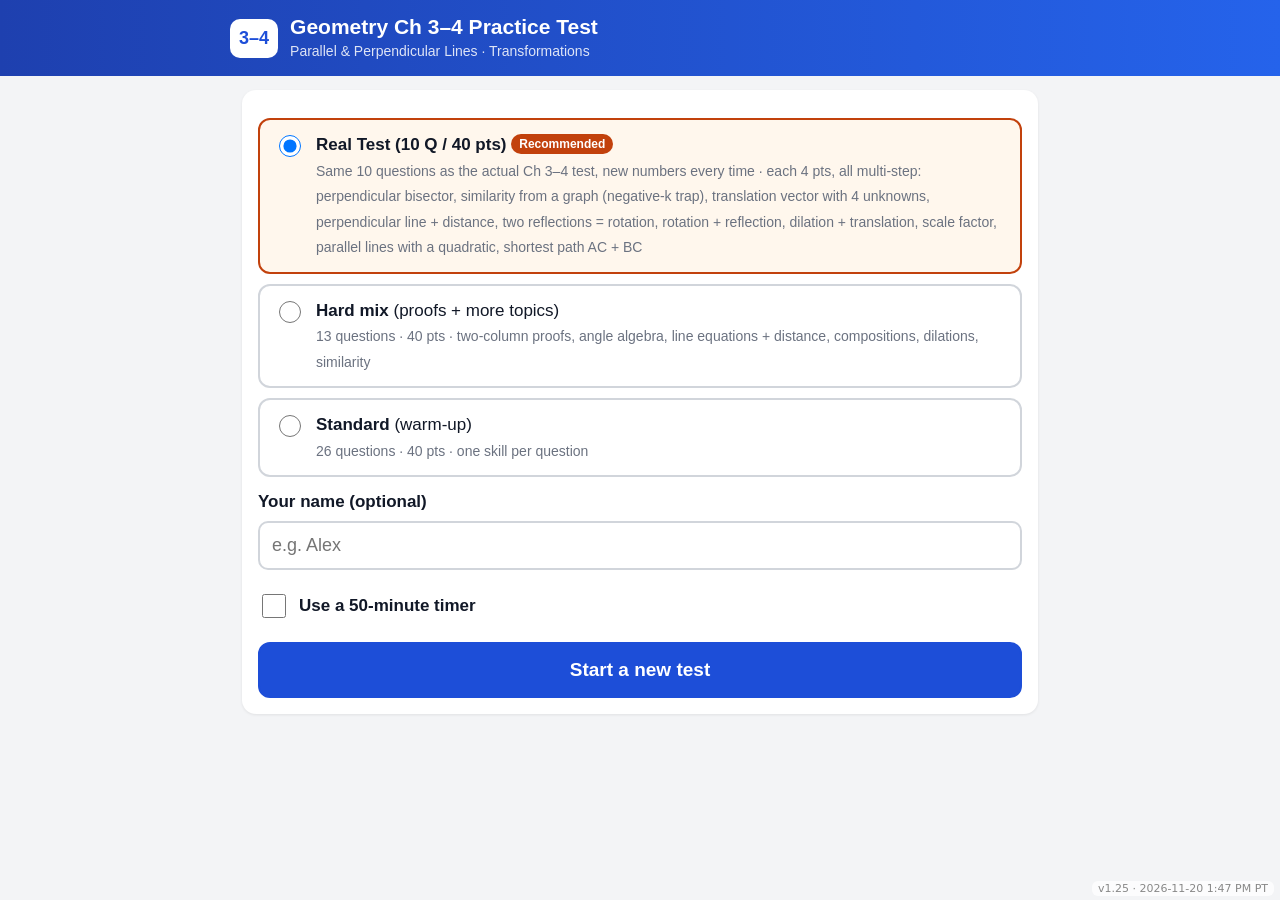
<file: study-hub/geometry/index.html>
<!doctype html>
<html lang="en">
<head>
<meta charset="utf-8">
<meta name="viewport" content="width=device-width, initial-scale=1, viewport-fit=cover">
<meta name="theme-color" content="#1d4ed8">
<title>Geometry Ch 3–4 Practice Test</title>
<link rel="stylesheet" href="style.css">
<link rel="icon" href="data:image/svg+xml,%3Csvg xmlns='http://www.w3.org/2000/svg' viewBox='0 0 32 32'%3E%3Crect width='32' height='32' rx='6' fill='%231d4ed8'/%3E%3Cpath d='M6 24 L26 8 M6 12 H26 M6 20 H26' stroke='white' stroke-width='2.5'/%3E%3C/svg%3E">
</head>
<body>
<header class="top">
  <div class="brand"><span class="badge">3–4</span><div><h1>Geometry Ch 3–4 Practice Test</h1><p class="sub">Parallel &amp; Perpendicular Lines · Transformations</p></div></div>
</header>
<div id="bar" class="bar hidden">
  <span id="progress">0 / 40 answered</span>
  <span id="timer" class="timer hidden">50:00</span>
  <button id="barSubmit" class="btn small primary">Submit</button>
</div>
<main id="app"></main>
<noscript><p style="padding:20px">This practice test needs JavaScript turned on.</p></noscript>
<script src="questions.js"></script>
<script src="hard.js"></script>
<script src="real.js"></script>
<script src="app.js"></script>
<!--sh-version--><div id="sh-version" title="Tap for changelog" style="position:fixed;right:6px;bottom:4px;font:11px system-ui,sans-serif;color:#888;background:rgba(255,255,255,.75);padding:1px 6px;border-radius:6px;z-index:99999;cursor:pointer" data-log="Changelog&#10;v1.25: Geometry: Chapter 9 practice test — Right Triangles and Trigonometry (9.1–9.6, 38 questions + 3 optional 9.7 Law of Sines/Cosines bonus)&#10;v1.24: Chinese: Lesson 13 Dialogue 2 vocab (问路, 26 words)&#10;v1.23: Health Nutrition Test practice rebuilt from Classroom handouts and slides — 69 specific multiple-choice questions, few calorie-math items&#10;v1.22: Health Nutrition Test practice — 38 multiple-choice questions with instant feedback for the 11/18 exam&#10;v1.21: Geometry: fixed parallelogram system questions that could be unsolvable&#10;v1.20: Geometry: Chapter 7 &amp; 8 Test Prep&#10;v1.19: Chinese: restored online app (flashcards, review, handwriting recognition) after v1.18 regression; L13 D1 kept&#10;v1.18: Chinese: Lesson 13 Dialogue 1 vocab (上哪儿, 14 words)&#10;v1.17: Accelerated Chapter 7 — quadratics with root rejection, systems, coordinate proofs and mixed transformations&#10;v1.16: Chapter 7 Challenge — 10 harder multi-step generated problems per attempt&#10;v1.15: Chapter 7 fresh procedural problems, 28 templates, shuffled choices and recent-question avoidance&#10;v1.14: Geometry Ch 7 practice (7.1–7.5 quadrilaterals &amp; polygons, 10 challenge Q with worked solutions)&#10;v1.13: Geometry Ch 5–6 test now 13 questions: added 3 two-column proofs (fill-in Statement/Reason dropdowns, per-blank partial credit); 48 pts → /40, 55 min&#10;v1.12: Geometry Ch 5–6 is now one real-format test: 10 multi-step questions (36 pts → /40), 50 min, new numbers each time, worked solutions after submit&#10;v1.11: Geometry Ch 5–6 practice test&#10;v1.10: Chinese: Lesson 12 Dialogue 2 vocab (dining hall, 22 words)&#10;v1.9: Review sheets: Living Earth Unit 3 + Geometry Ch 5–6; Ch 6.1–6.3 practice&#10;v1.8: Living Earth labs + Unit 3 practice&#10;v1.7: Chapter 5 quiz now 10 questions (40 pts)&#10;v1.6: Geometry Chapter 5 quiz (congruent triangles)&#10;v1.5: Normal round: each word once, random 英翻中/音翻中; review list = last round&#x27;s misses&#10;v1.4: Review mode: only missed words, once each&#10;v1.3: Version label on every page (tap for changelog)&#10;v1.2: Chinese: English answers accept synonyms and small typos&#10;v1.1: Chinese: words you needed help on are repeated next round&#10;v1.0: Hosted online (no names)" onclick="alert(this.dataset.log)">v1.25 · 2026-11-20 1:47 PM PT</div><!--/sh-version--></body>
</html>
</file>
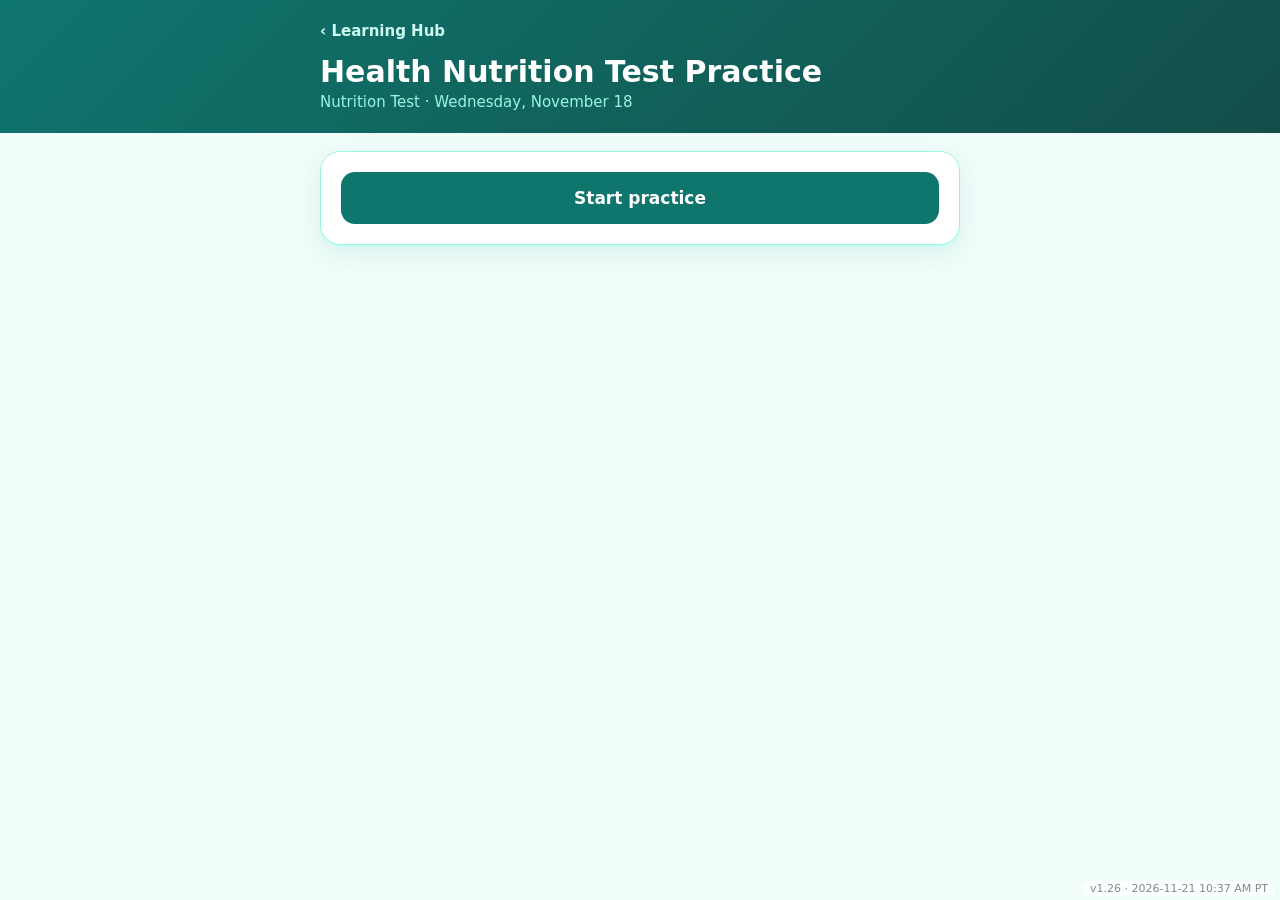
<file: study-hub/health/index.html>
<!doctype html>
<html lang="en">
<head>
<meta charset="utf-8">
<meta name="viewport" content="width=device-width, initial-scale=1, viewport-fit=cover">
<meta name="theme-color" content="#0f766e">
<title>Health Nutrition Test Practice</title>
<link rel="icon" href="data:image/svg+xml,%3Csvg xmlns='http://www.w3.org/2000/svg' viewBox='0 0 32 32'%3E%3Crect width='32' height='32' rx='6' fill='%230f766e'/%3E%3Ctext x='16' y='22' text-anchor='middle' font-size='18'%3E🥗%3C/text%3E%3C/svg%3E">
<style>
*{box-sizing:border-box;-webkit-tap-highlight-color:transparent}
html,body{margin:0;min-height:100%}
body{font-family:-apple-system,BlinkMacSystemFont,"Segoe UI",system-ui,sans-serif;color:#0f172a;background:#f0fdfa;min-height:100vh;-webkit-text-size-adjust:100%}
.top{background:linear-gradient(135deg,#0f766e,#134e4a);color:#fff;padding:max(16px,env(safe-area-inset-top)) 20px 22px}
.wrap{max-width:640px;margin:0 auto}
.back{display:inline-flex;align-items:center;gap:6px;color:#ccfbf1;text-decoration:none;font-size:15px;font-weight:600;padding:6px 10px;margin-left:-10px;border-radius:10px}
.back:active{background:rgba(255,255,255,.15)}
h1{margin:8px 0 0;font-size:clamp(22px,5vw,30px)}
.sub{margin:4px 0 0;color:#99f6e4;font-size:15px}
main{padding:18px 16px 48px}
.card{background:#fff;border-radius:20px;padding:20px;box-shadow:0 2px 0 #ccfbf1,0 8px 24px rgba(15,118,110,.10);border:1px solid #99f6e4}
.topics{display:flex;flex-wrap:wrap;gap:8px;margin:14px 0}
.topics span,.tag{display:inline-block;font-size:12px;font-weight:700;padding:4px 10px;border-radius:999px;background:#ccfbf1;color:#115e59}
ul.notes{margin:10px 0 0;padding-left:20px;color:#334155;font-size:16px;line-height:1.5}
.btn{display:inline-flex;align-items:center;justify-content:center;gap:8px;width:100%;border:0;border-radius:14px;padding:14px 16px;font:inherit;font-size:17px;font-weight:700;cursor:pointer;min-height:52px}
.btn.primary{background:#0f766e;color:#fff}
.btn.primary:active{background:#115e59}
.btn.ghost{background:#f8fafc;color:#0f172a;border:1px solid #cbd5e1;margin-top:10px}
.progress{display:flex;align-items:center;justify-content:space-between;gap:12px;margin-bottom:12px;color:#115e59;font-size:14px;font-weight:700}
.pbar{flex:1;height:8px;background:#ccfbf1;border-radius:99px;overflow:hidden}
.pfill{height:100%;background:#0f766e;width:0;transition:width .2s ease}
.qtext{font-size:19px;font-weight:700;line-height:1.4;margin:10px 0 16px}
.choice{display:block;width:100%;text-align:left;background:#fff;border:2px solid #cbd5e1;border-radius:14px;padding:13px 14px;margin:0 0 10px;font:inherit;font-size:16px;line-height:1.4;cursor:pointer;min-height:52px}
.choice:active:not(:disabled){transform:scale(.99)}
.choice:disabled{cursor:default}
.choice .ltr{display:inline-flex;align-items:center;justify-content:center;width:26px;height:26px;border-radius:50%;background:#f1f5f9;font-weight:800;font-size:13px;margin-right:10px;vertical-align:middle;flex:none;color:#334155}
.choice.on{border-color:#0f766e;background:#f0fdfa}
.choice.good{border-color:#15803d;background:#dcfce7}
.choice.good .ltr{background:#15803d;color:#fff}
.choice.bad{border-color:#b91c1c;background:#fee2e2}
.choice.bad .ltr{background:#b91c1c;color:#fff}
.feedback{margin-top:8px;padding:12px 14px;border-radius:14px;font-size:15px;line-height:1.5}
.feedback.ok{background:#dcfce7;color:#14532d}
.feedback.no{background:#fef3c7;color:#78350f}
.feedback b{display:block;margin-bottom:4px;font-size:16px}
.score .big{font-size:48px;font-weight:800;color:#0f766e;line-height:1}
.score .pct{font-size:22px;font-weight:700;margin:4px 0 8px}
.score .msg{color:#334155;font-size:16px;line-height:1.45}
.secs{display:flex;flex-wrap:wrap;gap:8px;margin:14px 0}
.secs span{font-size:13px;font-weight:700;padding:5px 10px;border-radius:999px;background:#e2e8f0;color:#334155}
.secs span.full{background:#dcfce7;color:#166534}
.secs span.none{background:#fee2e2;color:#991b1b}
.secs span.some{background:#fef3c7;color:#92400e}
footer{text-align:center;color:#64748b;font-size:13px;margin-top:20px}
</style>
</head>
<body>
<div class="top"><div class="wrap">
  <a class="back" href="../">‹ Learning Hub</a>
  <h1>Health Nutrition Test Practice</h1>
  <p class="sub">Nutrition Test · Wednesday, November 18</p>
</div></div>
<main><div class="wrap" id="app"></div></main>
<noscript><p style="padding:20px">This practice quiz needs JavaScript turned on.</p></noscript>
<script src="questions.js"></script>
<script>
(function(){
'use strict';
const BANK = window.HEALTH_QUESTIONS;
const $app = document.getElementById('app');
const esc = s => String(s == null ? '' : s).replace(/[&<>"']/g, c => ({'&':'&amp;','<':'&lt;','>':'&gt;','"':'&quot;',"'":'&#39;'}[c]));
const LETTERS = 'ABCD';

function shuffle(arr){
  const a = arr.slice();
  for (let i = a.length - 1; i > 0; i--) {
    const j = Math.floor(Math.random() * (i + 1));
    const t = a[i]; a[i] = a[j]; a[j] = t;
  }
  return a;
}

function buildQuiz(source){
  return source.map((q) => {
    const order = shuffle([0,1,2,3]);
    return {
      original: q,
      topic: q.topic,
      q: q.q,
      choices: order.map(i => q.choices[i]),
      answer: order.indexOf(q.answer),
      explain: q.explain
    };
  });
}

let quiz = [];
let answers = [];
let i = 0;
let mode = 'start'; // start | quiz | done | retry
let retryFrom = null;

function topicsList(){
  const seen = [];
  BANK.forEach(q => { if (seen.indexOf(q.topic) < 0) seen.push(q.topic); });
  return seen;
}

function renderStart(){
  mode = 'start';
  $app.innerHTML =
    '<section class="card">' +
    '<button class="btn primary" id="go">Start practice</button>' +
    '</section>';
  document.getElementById('go').onclick = function(){ startQuiz(BANK, 'quiz'); };
}

function startQuiz(source, newMode){
  quiz = buildQuiz(source);
  answers = new Array(quiz.length).fill(null);
  i = 0;
  mode = newMode;
  retryFrom = (newMode === 'retry') ? source : null;
  renderQuestion();
  window.scrollTo(0, 0);
}

function renderQuestion(){
  const q = quiz[i];
  const picked = answers[i];
  const done = picked !== null;
  const pct = Math.round(100 * i / quiz.length);
  const label = mode === 'retry' ? 'Missed question' : 'Question';
  let h = '<div class="progress"><span>' + label + ' ' + (i+1) + ' of ' + quiz.length + '</span><div class="pbar"><div class="pfill" style="width:' + pct + '%"></div></div></div>';
  h += '<section class="card">';
  h += '<span class="tag">' + esc(q.topic) + '</span> <span class="tag">' + esc(q.source) + '</span>';
  h += '<p class="qtext">' + esc(q.q) + '</p>';
  q.choices.forEach(function(c, ci){
    let cls = 'choice';
    if (done) {
      if (ci === q.answer) cls += ' good';
      else if (ci === picked) cls += ' bad';
    }
    h += '<button class="' + cls + '" data-ci="' + ci + '"' + (done ? ' disabled' : '') + '><span class="ltr">' + LETTERS[ci] + '</span>' + esc(c) + '</button>';
  });
  if (done) {
    const ok = picked === q.answer;
    h += '<div class="feedback ' + (ok ? 'ok' : 'no') + '"><b>' + (ok ? 'Correct' : 'Not quite') + '</b>' + esc(q.explain) + '</div>';
    h += '<div style="height:14px"></div>';
    h += '<button class="btn primary" id="next">' + (i < quiz.length - 1 ? 'Next question' : 'See my score') + '</button>';
  }
  h += '</section>';
  $app.innerHTML = h;
  $app.querySelectorAll('.choice').forEach(function(btn){
    btn.onclick = function(){
      if (answers[i] !== null) return;
      answers[i] = +btn.dataset.ci;
      renderQuestion();
    };
  });
  const next = document.getElementById('next');
  if (next) next.onclick = function(){
    if (i < quiz.length - 1) { i++; renderQuestion(); window.scrollTo(0,0); }
    else renderResults();
  };
}

function renderResults(){
  mode = 'done';
  const T = quiz.length;
  let got = 0;
  const missedQs = [];
  const byTopic = {};
  quiz.forEach(function(q, qi){
    const ok = answers[qi] === q.answer;
    if (ok) got++;
    else missedQs.push(q.original);
    byTopic[q.topic] = byTopic[q.topic] || [0,0];
    byTopic[q.topic][1]++;
    if (ok) byTopic[q.topic][0]++;
  });
  const pct = Math.round(100 * got / T);
  const msg = pct >= 90 ? 'Excellent — you are in great shape for the test.' :
    pct >= 80 ? 'Strong work. Review the ones you missed, then try them again.' :
    pct >= 70 ? 'Good start. Read the explanations and retry the missed questions.' :
    'Keep going. Review the explanations, then retry the missed questions.';
  let h = '<section class="card score">';
  h += '<div class="big">' + got + ' / ' + T + '</div>';
  h += '<div class="pct">' + pct + '%</div>';
  h += '<div class="msg">' + msg + '</div>';
  h += '<div class="secs">' + Object.keys(byTopic).map(function(t){
    const v = byTopic[t];
    const cls = v[0] === v[1] ? 'full' : v[0] === 0 ? 'none' : 'some';
    return '<span class="' + cls + '">' + esc(t) + ': ' + v[0] + '/' + v[1] + '</span>';
  }).join('') + '</div>';
  if (missedQs.length) {
    h += '<button class="btn primary" id="retry">Retry missed questions (' + missedQs.length + ')</button>';
  } else {
    h += '<p class="msg">Perfect score — no missed questions to retry.</p>';
  }
  h += '<button class="btn ghost" id="again">Start a new full practice</button>';
  h += '<button class="btn ghost" id="home">Back to start</button>';
  h += '</section>';
  h += '<footer>Answers stay on this device only.</footer>';
  $app.innerHTML = h;
  window.scrollTo(0, 0);
  const r = document.getElementById('retry');
  if (r) r.onclick = function(){ startQuiz(missedQs, 'retry'); };
  document.getElementById('again').onclick = function(){ startQuiz(BANK, 'quiz'); };
  document.getElementById('home').onclick = renderStart;
}

renderStart();
})();
</script>
<!--sh-version--><div id="sh-version" title="Tap for changelog" style="position:fixed;right:6px;bottom:4px;font:11px system-ui,sans-serif;color:#888;background:rgba(255,255,255,.75);padding:1px 6px;border-radius:6px;z-index:99999;cursor:pointer" data-log="Changelog&#10;v1.26: Chinese: removed typing English meanings; practice keeps handwriting, pinyin, multiple-choice, and English-to-Chinese prompts&#10;v1.24: Chinese: Lesson 13 Dialogue 2 vocab (问路, 26 words)&#10;v1.23: Health Nutrition Test practice rebuilt from Classroom handouts and slides — 69 specific multiple-choice questions, few calorie-math items&#10;v1.22: Health Nutrition Test practice — 38 multiple-choice questions with instant feedback for the 11/18 exam&#10;v1.21: Geometry: fixed parallelogram system questions that could be unsolvable&#10;v1.20: Geometry: Chapter 7 &amp; 8 Test Prep&#10;v1.19: Chinese: restored online app (flashcards, review, handwriting recognition) after v1.18 regression; L13 D1 kept&#10;v1.18: Chinese: Lesson 13 Dialogue 1 vocab (上哪儿, 14 words)&#10;v1.17: Accelerated Chapter 7 — quadratics with root rejection, systems, coordinate proofs and mixed transformations&#10;v1.16: Chapter 7 Challenge — 10 harder multi-step generated problems per attempt&#10;v1.15: Chapter 7 fresh procedural problems, 28 templates, shuffled choices and recent-question avoidance&#10;v1.14: Geometry Ch 7 practice (7.1–7.5 quadrilaterals &amp; polygons, 10 challenge Q with worked solutions)&#10;v1.13: Geometry Ch 5–6 test now 13 questions: added 3 two-column proofs (fill-in Statement/Reason dropdowns, per-blank partial credit); 48 pts → /40, 55 min&#10;v1.12: Geometry Ch 5–6 is now one real-format test: 10 multi-step questions (36 pts → /40), 50 min, new numbers each time, worked solutions after submit&#10;v1.11: Geometry Ch 5–6 practice test&#10;v1.10: Chinese: Lesson 12 Dialogue 2 vocab (dining hall, 22 words)&#10;v1.9: Review sheets: Living Earth Unit 3 + Geometry Ch 5–6; Ch 6.1–6.3 practice&#10;v1.8: Living Earth labs + Unit 3 practice&#10;v1.7: Chapter 5 quiz now 10 questions (40 pts)&#10;v1.6: Geometry Chapter 5 quiz (congruent triangles)&#10;v1.5: Normal round: each word once, random 英翻中/音翻中; review list = last round&#x27;s misses&#10;v1.4: Review mode: only missed words, once each&#10;v1.3: Version label on every page (tap for changelog)&#10;v1.2: Chinese: English answers accept synonyms and small typos&#10;v1.1: Chinese: words you needed help on are repeated next round&#10;v1.0: Hosted online (no names)" onclick="alert(this.dataset.log)">v1.26 · 2026-11-21 10:37 AM PT</div><!--/sh-version-->
</body>
</html>
</file>
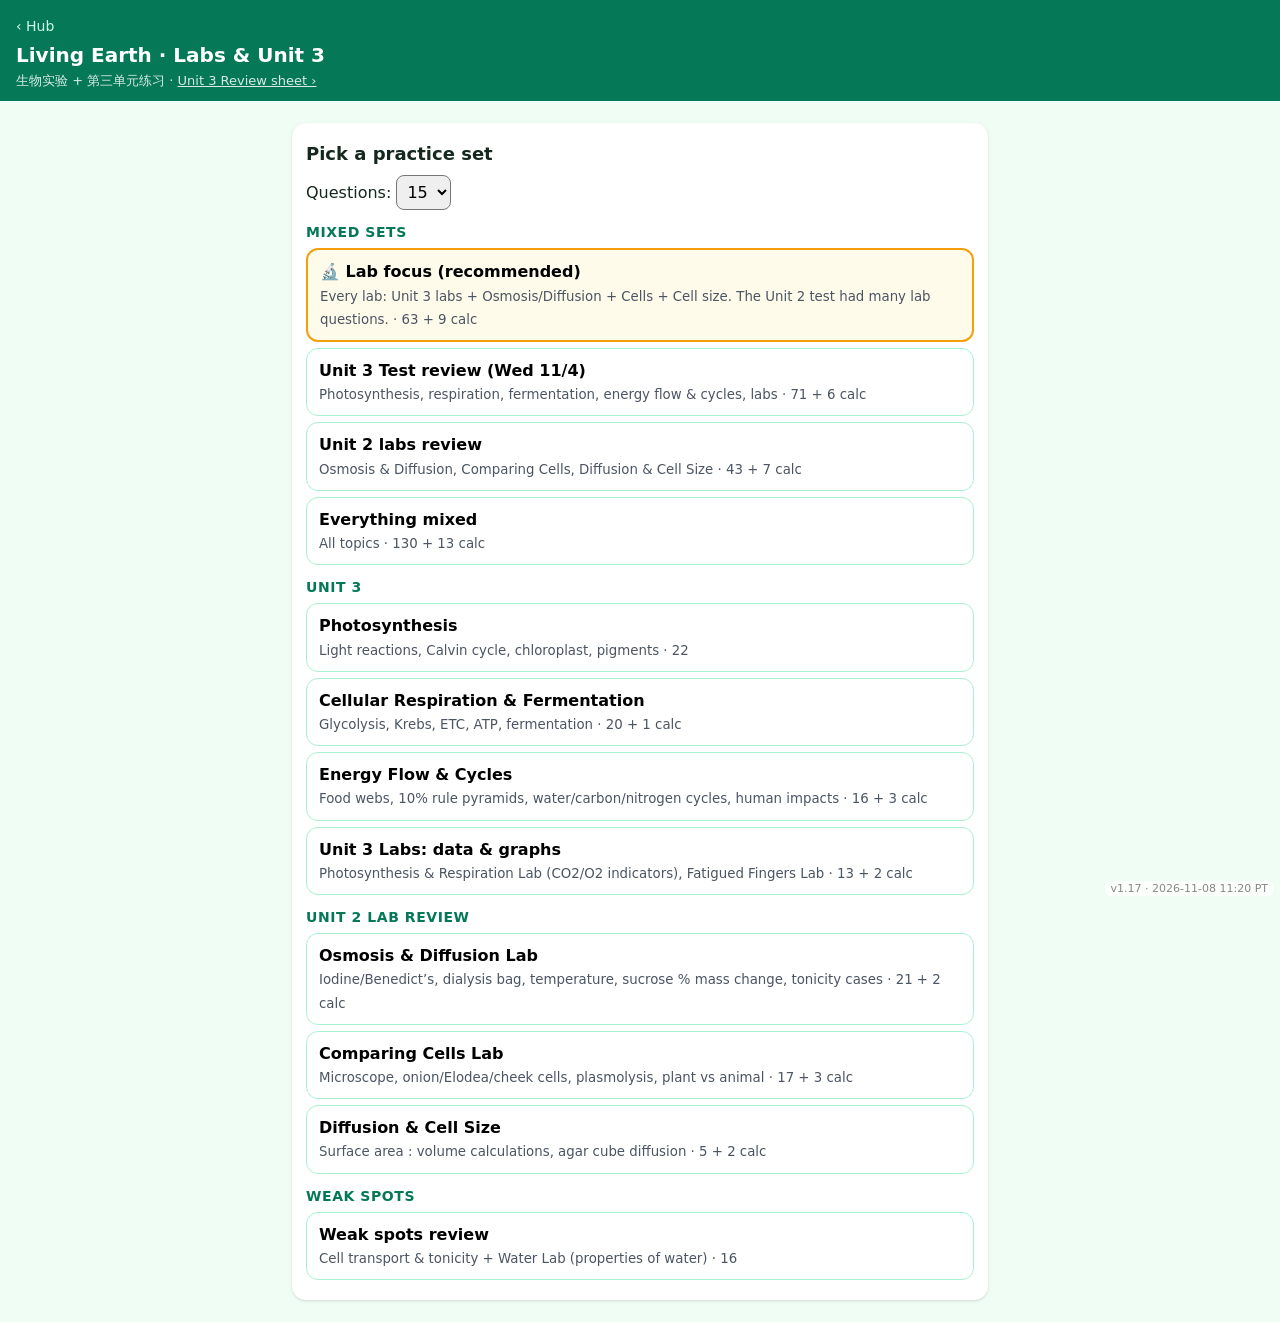
<file: study-hub/biology/labs/index.html>
<!doctype html><html lang="en"><head><meta charset="utf-8"><meta name="viewport" content="width=device-width, initial-scale=1, viewport-fit=cover">
<meta name="theme-color" content="#047857"><title>Living Earth Labs &amp; Unit 3 Practice</title><link rel="stylesheet" href="app.css"></head>
<body><header class="top"><a href="../../" class="back">‹ Hub</a><h1>Living Earth · Labs &amp; Unit 3</h1><p class="sub">生物实验 + 第三单元练习 · <a href="../unit3-review/" style="color:inherit">Unit 3 Review sheet ›</a></p></header>
<main id="app"></main><script src="bank.js"></script><script src="app.js"></script><!--sh-version--><div id="sh-version" title="Tap for changelog" style="position:fixed;right:6px;bottom:4px;font:11px system-ui,sans-serif;color:#888;background:rgba(255,255,255,.75);padding:1px 6px;border-radius:6px;z-index:99999;cursor:pointer" data-log="Changelog&#10;v1.17: Accelerated Chapter 7 — quadratics with root rejection, systems, coordinate proofs and mixed transformations&#10;v1.16: Chapter 7 Challenge — 10 harder multi-step generated problems per attempt&#10;v1.15: Chapter 7 fresh procedural problems, 28 templates, shuffled choices and recent-question avoidance&#10;v1.14: Geometry Ch 7 practice (7.1–7.5 quadrilaterals &amp; polygons, 20 Q with worked solutions)&#10;v1.13: Geometry Ch 5–6 test now 13 questions: added 3 two-column proofs (fill-in Statement/Reason dropdowns, per-blank partial credit); 48 pts → /40, 55 min&#10;v1.12: Geometry Ch 5–6 is now one real-format test: 10 multi-step questions (36 pts → /40), 50 min, new numbers each time, worked solutions after submit&#10;v1.11: Geometry Ch 5–6 practice test&#10;v1.10: Chinese: Lesson 12 Dialogue 2 vocab (dining hall, 22 words)&#10;v1.9: Review sheets: Living Earth Unit 3 + Geometry Ch 5–6; Ch 6.1–6.3 practice&#10;v1.8: Living Earth labs + Unit 3 practice&#10;v1.7: Chapter 5 quiz now 10 questions (40 pts)&#10;v1.6: Geometry Chapter 5 quiz (congruent triangles)&#10;v1.5: Normal round: each word once, random 英翻中/音翻中; review list = last round&#x27;s misses&#10;v1.4: Review mode: only missed words, once each&#10;v1.3: Version label on every page (tap for changelog)&#10;v1.2: Chinese: English answers accept synonyms and small typos&#10;v1.1: Chinese: words you needed help on are repeated next round&#10;v1.0: Hosted online (no names)" onclick="alert(this.dataset.log)">v1.17 · 2026-11-08 11:20 PT</div><!--/sh-version--></body></html>
</file>
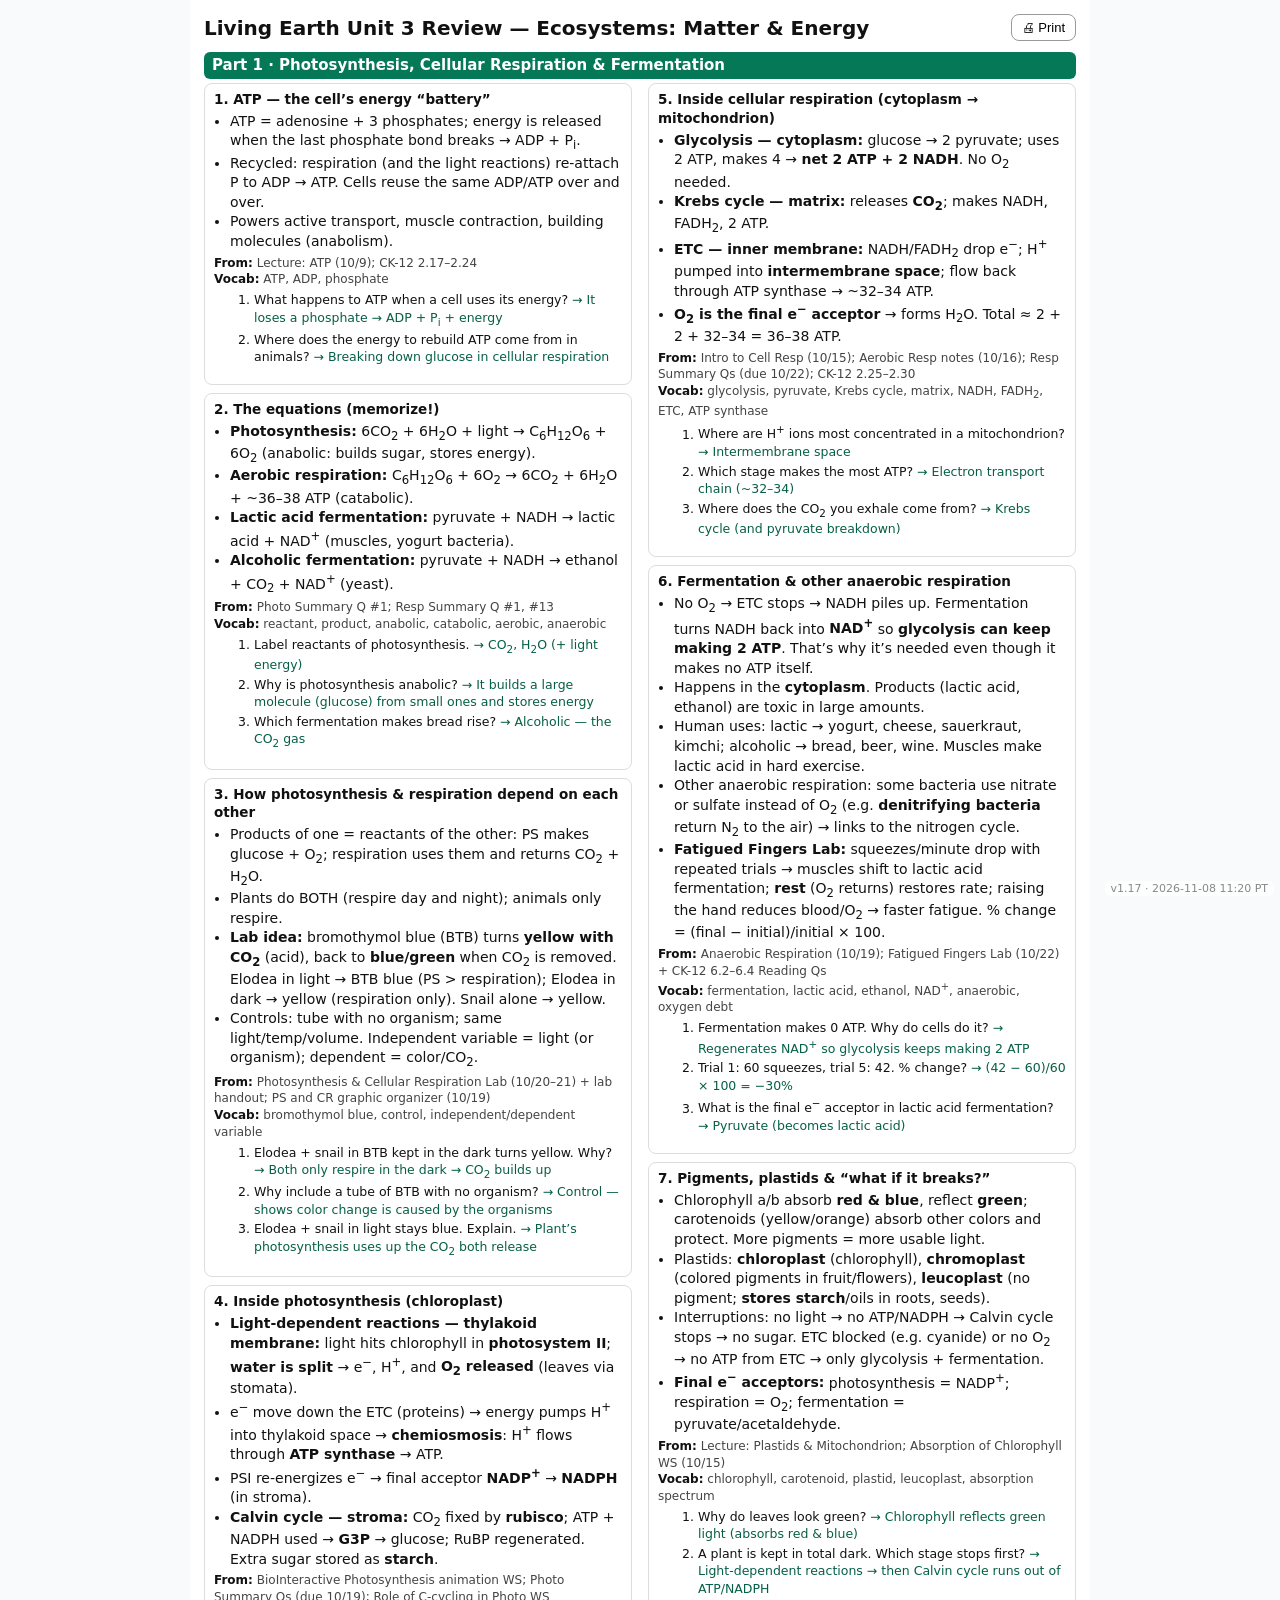
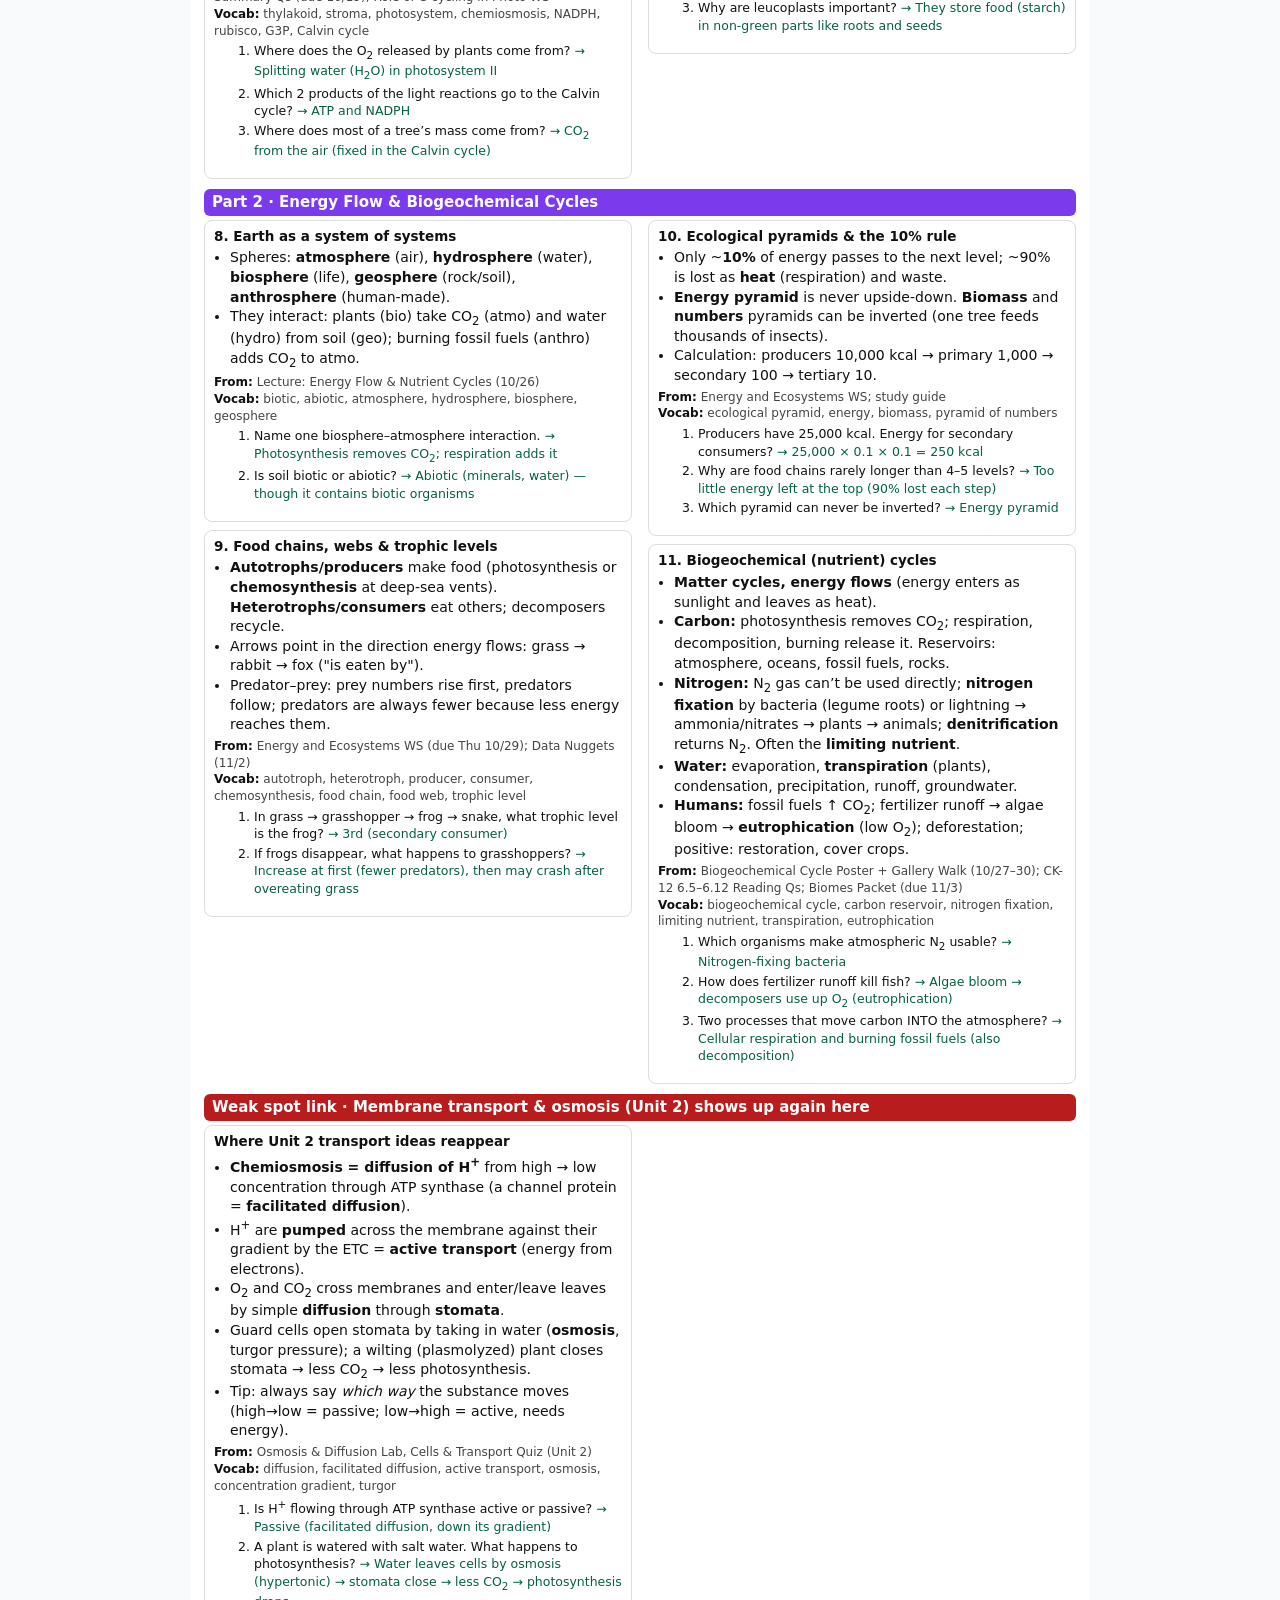
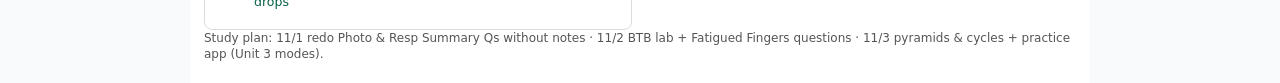
<file: study-hub/biology/unit3-review/index.html>
<!doctype html><html lang="en"><head><meta charset="utf-8"><meta name="viewport" content="width=device-width, initial-scale=1"><title>Living Earth Unit 3 Review · Ecosystems: Matter &amp; Energy</title><style>*{box-sizing:border-box}body{font:14px/1.4 system-ui,-apple-system,sans-serif;margin:0;color:#111;background:#f8fafc}
.page{max-width:900px;margin:0 auto;padding:14px;background:#fff}
h1{font-size:20px;margin:0 0 2px}h2{font-size:15px;margin:10px 0 4px;padding:3px 8px;color:#fff;border-radius:6px}
.sub{color:#555;font-size:12px;margin:0 0 6px}.nav{font-size:13px;margin-bottom:6px}.nav a{color:#1d4ed8}
.cols{columns:2 400px;column-gap:16px}.box{break-inside:avoid;border:1px solid #ddd;border-radius:8px;padding:6px 9px;margin:0 0 8px}
.box h3{margin:0 0 3px;font-size:13.5px}ul{margin:2px 0 3px 16px;padding:0}li{margin:0}
.src,.voc{font-size:12px;color:#444}.src b,.voc b{color:#111}
.q{font-size:12.5px;margin-top:3px}.q li{margin-bottom:2px}.ans{color:#065f46}
.warn{color:#b91c1c}.fig{font-size:12px;color:#1e3a8a;background:#eff6ff;border-radius:6px;padding:2px 6px;margin:2px 0}
.printbtn{float:right;font-size:13px;padding:5px 10px;border-radius:8px;border:1px solid #999;background:#fff;cursor:pointer}
@media print{body{background:#fff;font-size:10.5px}.page{padding:0;max-width:none}.nav,.printbtn,#sh-version{display:none!important}
h1{font-size:15px}h2{font-size:11.5px;margin:5px 0 3px;-webkit-print-color-adjust:exact;print-color-adjust:exact}.box{padding:3px 6px;margin-bottom:4px}.box h3{font-size:11px}.q,.src,.voc,.fig{font-size:9.8px}.cols{columns:2;column-gap:10px}body{font-size:8.6px;line-height:1.3}.q,.src,.voc,.fig{font-size:8.2px}h2{margin:3px 0 2px}ul{margin-left:12px}@page{margin:7mm}}
</style></head><body><div class="page">
<button class="printbtn" onclick="print()">🖨 Print</button>
<h1>Living Earth Unit 3 Review — Ecosystems: Matter &amp; Energy</h1>
<h2 style="background:#047857">Part 1 · Photosynthesis, Cellular Respiration &amp; Fermentation</h2><div class="cols"><div class="box"><h3>1. ATP — the cell’s energy “battery”</h3><ul><li>ATP = adenosine + 3 phosphates; energy is released when the last phosphate bond breaks → ADP + P<sub>i</sub>.</li><li>Recycled: respiration (and the light reactions) re-attach P to ADP → ATP. Cells reuse the same ADP/ATP over and over.</li><li>Powers active transport, muscle contraction, building molecules (anabolism).</li></ul><div class="src"><b>From:</b> Lecture: ATP (10/9); CK-12 2.17–2.24</div><div class="voc"><b>Vocab:</b> ATP, ADP, phosphate</div><ol class="q"><li>What happens to ATP when a cell uses its energy? <span class="ans">→ It loses a phosphate → ADP + P<sub>i</sub> + energy</span></li><li>Where does the energy to rebuild ATP come from in animals? <span class="ans">→ Breaking down glucose in cellular respiration</span></li></ol></div><div class="box"><h3>2. The equations (memorize!)</h3><ul><li><b>Photosynthesis:</b> 6CO<sub>2</sub> + 6H<sub>2</sub>O + light → C<sub>6</sub>H<sub>12</sub>O<sub>6</sub> + 6O<sub>2</sub> (anabolic: builds sugar, stores energy).</li><li><b>Aerobic respiration:</b> C<sub>6</sub>H<sub>12</sub>O<sub>6</sub> + 6O<sub>2</sub> → 6CO<sub>2</sub> + 6H<sub>2</sub>O + ~36–38 ATP (catabolic).</li><li><b>Lactic acid fermentation:</b> pyruvate + NADH → lactic acid + NAD<sup>+</sup> (muscles, yogurt bacteria).</li><li><b>Alcoholic fermentation:</b> pyruvate + NADH → ethanol + CO<sub>2</sub> + NAD<sup>+</sup> (yeast).</li></ul><div class="src"><b>From:</b> Photo Summary Q #1; Resp Summary Q #1, #13</div><div class="voc"><b>Vocab:</b> reactant, product, anabolic, catabolic, aerobic, anaerobic</div><ol class="q"><li>Label reactants of photosynthesis. <span class="ans">→ CO<sub>2</sub>, H<sub>2</sub>O (+ light energy)</span></li><li>Why is photosynthesis anabolic? <span class="ans">→ It builds a large molecule (glucose) from small ones and stores energy</span></li><li>Which fermentation makes bread rise? <span class="ans">→ Alcoholic — the CO<sub>2</sub> gas</span></li></ol></div><div class="box"><h3>3. How photosynthesis &amp; respiration depend on each other</h3><ul><li>Products of one = reactants of the other: PS makes glucose + O<sub>2</sub>; respiration uses them and returns CO<sub>2</sub> + H<sub>2</sub>O.</li><li>Plants do BOTH (respire day and night); animals only respire.</li><li><b>Lab idea:</b> bromothymol blue (BTB) turns <b>yellow with CO<sub>2</sub></b> (acid), back to <b>blue/green</b> when CO<sub>2</sub> is removed. Elodea in light → BTB blue (PS &gt; respiration); Elodea in dark → yellow (respiration only). Snail alone → yellow.</li><li>Controls: tube with no organism; same light/temp/volume. Independent variable = light (or organism); dependent = color/CO<sub>2</sub>.</li></ul><div class="src"><b>From:</b> Photosynthesis &amp; Cellular Respiration Lab (10/20–21) + lab handout; PS and CR graphic organizer (10/19)</div><div class="voc"><b>Vocab:</b> bromothymol blue, control, independent/dependent variable</div><ol class="q"><li>Elodea + snail in BTB kept in the dark turns yellow. Why? <span class="ans">→ Both only respire in the dark → CO<sub>2</sub> builds up</span></li><li>Why include a tube of BTB with no organism? <span class="ans">→ Control — shows color change is caused by the organisms</span></li><li>Elodea + snail in light stays blue. Explain. <span class="ans">→ Plant’s photosynthesis uses up the CO<sub>2</sub> both release</span></li></ol></div><div class="box"><h3>4. Inside photosynthesis (chloroplast)</h3><ul><li><b>Light-dependent reactions — thylakoid membrane:</b> light hits chlorophyll in <b>photosystem II</b>; <b>water is split</b> → e<sup>−</sup>, H<sup>+</sup>, and <b>O<sub>2</sub> released</b> (leaves via stomata).</li><li>e<sup>−</sup> move down the ETC (proteins) → energy pumps H<sup>+</sup> into thylakoid space → <b>chemiosmosis</b>: H<sup>+</sup> flows through <b>ATP synthase</b> → ATP.</li><li>PSI re-energizes e<sup>−</sup> → final acceptor <b>NADP<sup>+</sup></b> → <b>NADPH</b> (in stroma).</li><li><b>Calvin cycle — stroma:</b> CO<sub>2</sub> fixed by <b>rubisco</b>; ATP + NADPH used → <b>G3P</b> → glucose; RuBP regenerated. Extra sugar stored as <b>starch</b>.</li></ul><div class="src"><b>From:</b> BioInteractive Photosynthesis animation WS; Photo Summary Qs (due 10/19); Role of C-cycling in Photo WS</div><div class="voc"><b>Vocab:</b> thylakoid, stroma, photosystem, chemiosmosis, NADPH, rubisco, G3P, Calvin cycle</div><ol class="q"><li>Where does the O<sub>2</sub> released by plants come from? <span class="ans">→ Splitting water (H<sub>2</sub>O) in photosystem II</span></li><li>Which 2 products of the light reactions go to the Calvin cycle? <span class="ans">→ ATP and NADPH</span></li><li>Where does most of a tree’s mass come from? <span class="ans">→ CO<sub>2</sub> from the air (fixed in the Calvin cycle)</span></li></ol></div><div class="box"><h3>5. Inside cellular respiration (cytoplasm → mitochondrion)</h3><ul><li><b>Glycolysis — cytoplasm:</b> glucose → 2 pyruvate; uses 2 ATP, makes 4 → <b>net 2 ATP + 2 NADH</b>. No O<sub>2</sub> needed.</li><li><b>Krebs cycle — matrix:</b> releases <b>CO<sub>2</sub></b>; makes NADH, FADH<sub>2</sub>, 2 ATP.</li><li><b>ETC — inner membrane:</b> NADH/FADH<sub>2</sub> drop e<sup>−</sup>; H<sup>+</sup> pumped into <b>intermembrane space</b>; flow back through ATP synthase → ~32–34 ATP.</li><li><b>O<sub>2</sub> is the final e<sup>−</sup> acceptor</b> → forms H<sub>2</sub>O. Total ≈ 2 + 2 + 32–34 = 36–38 ATP.</li></ul><div class="src"><b>From:</b> Intro to Cell Resp (10/15); Aerobic Resp notes (10/16); Resp Summary Qs (due 10/22); CK-12 2.25–2.30</div><div class="voc"><b>Vocab:</b> glycolysis, pyruvate, Krebs cycle, matrix, NADH, FADH<sub>2</sub>, ETC, ATP synthase</div><ol class="q"><li>Where are H<sup>+</sup> ions most concentrated in a mitochondrion? <span class="ans">→ Intermembrane space</span></li><li>Which stage makes the most ATP? <span class="ans">→ Electron transport chain (~32–34)</span></li><li>Where does the CO<sub>2</sub> you exhale come from? <span class="ans">→ Krebs cycle (and pyruvate breakdown)</span></li></ol></div><div class="box"><h3>6. Fermentation &amp; other anaerobic respiration</h3><ul><li>No O<sub>2</sub> → ETC stops → NADH piles up. Fermentation turns NADH back into <b>NAD<sup>+</sup></b> so <b>glycolysis can keep making 2 ATP</b>. That’s why it’s needed even though it makes no ATP itself.</li><li>Happens in the <b>cytoplasm</b>. Products (lactic acid, ethanol) are toxic in large amounts.</li><li>Human uses: lactic → yogurt, cheese, sauerkraut, kimchi; alcoholic → bread, beer, wine. Muscles make lactic acid in hard exercise.</li><li>Other anaerobic respiration: some bacteria use nitrate or sulfate instead of O<sub>2</sub> (e.g. <b>denitrifying bacteria</b> return N<sub>2</sub> to the air) → links to the nitrogen cycle.</li><li><b>Fatigued Fingers Lab:</b> squeezes/minute drop with repeated trials → muscles shift to lactic acid fermentation; <b>rest</b> (O<sub>2</sub> returns) restores rate; raising the hand reduces blood/O<sub>2</sub> → faster fatigue. % change = (final − initial)/initial × 100.</li></ul><div class="src"><b>From:</b> Anaerobic Respiration (10/19); Fatigued Fingers Lab (10/22) + CK-12 6.2–6.4 Reading Qs</div><div class="voc"><b>Vocab:</b> fermentation, lactic acid, ethanol, NAD<sup>+</sup>, anaerobic, oxygen debt</div><ol class="q"><li>Fermentation makes 0 ATP. Why do cells do it? <span class="ans">→ Regenerates NAD<sup>+</sup> so glycolysis keeps making 2 ATP</span></li><li>Trial 1: 60 squeezes, trial 5: 42. % change? <span class="ans">→ (42 − 60)/60 × 100 = −30%</span></li><li>What is the final e<sup>−</sup> acceptor in lactic acid fermentation? <span class="ans">→ Pyruvate (becomes lactic acid)</span></li></ol></div><div class="box"><h3>7. Pigments, plastids &amp; “what if it breaks?”</h3><ul><li>Chlorophyll a/b absorb <b>red &amp; blue</b>, reflect <b>green</b>; carotenoids (yellow/orange) absorb other colors and protect. More pigments = more usable light.</li><li>Plastids: <b>chloroplast</b> (chlorophyll), <b>chromoplast</b> (colored pigments in fruit/flowers), <b>leucoplast</b> (no pigment; <b>stores starch</b>/oils in roots, seeds).</li><li>Interruptions: no light → no ATP/NADPH → Calvin cycle stops → no sugar. ETC blocked (e.g. cyanide) or no O<sub>2</sub> → no ATP from ETC → only glycolysis + fermentation.</li><li><b>Final e<sup>−</sup> acceptors:</b> photosynthesis = NADP<sup>+</sup>; respiration = O<sub>2</sub>; fermentation = pyruvate/acetaldehyde.</li></ul><div class="src"><b>From:</b> Lecture: Plastids &amp; Mitochondrion; Absorption of Chlorophyll WS (10/15)</div><div class="voc"><b>Vocab:</b> chlorophyll, carotenoid, plastid, leucoplast, absorption spectrum</div><ol class="q"><li>Why do leaves look green? <span class="ans">→ Chlorophyll reflects green light (absorbs red &amp; blue)</span></li><li>A plant is kept in total dark. Which stage stops first? <span class="ans">→ Light-dependent reactions → then Calvin cycle runs out of ATP/NADPH</span></li><li>Why are leucoplasts important? <span class="ans">→ They store food (starch) in non-green parts like roots and seeds</span></li></ol></div></div><h2 style="background:#7c3aed">Part 2 · Energy Flow &amp; Biogeochemical Cycles</h2><div class="cols"><div class="box"><h3>8. Earth as a system of systems</h3><ul><li>Spheres: <b>atmosphere</b> (air), <b>hydrosphere</b> (water), <b>biosphere</b> (life), <b>geosphere</b> (rock/soil), <b>anthrosphere</b> (human-made).</li><li>They interact: plants (bio) take CO<sub>2</sub> (atmo) and water (hydro) from soil (geo); burning fossil fuels (anthro) adds CO<sub>2</sub> to atmo.</li></ul><div class="src"><b>From:</b> Lecture: Energy Flow &amp; Nutrient Cycles (10/26)</div><div class="voc"><b>Vocab:</b> biotic, abiotic, atmosphere, hydrosphere, biosphere, geosphere</div><ol class="q"><li>Name one biosphere–atmosphere interaction. <span class="ans">→ Photosynthesis removes CO<sub>2</sub>; respiration adds it</span></li><li>Is soil biotic or abiotic? <span class="ans">→ Abiotic (minerals, water) — though it contains biotic organisms</span></li></ol></div><div class="box"><h3>9. Food chains, webs &amp; trophic levels</h3><ul><li><b>Autotrophs/producers</b> make food (photosynthesis or <b>chemosynthesis</b> at deep-sea vents). <b>Heterotrophs/consumers</b> eat others; decomposers recycle.</li><li>Arrows point in the direction energy flows: grass → rabbit → fox ("is eaten by").</li><li>Predator–prey: prey numbers rise first, predators follow; predators are always fewer because less energy reaches them.</li></ul><div class="src"><b>From:</b> Energy and Ecosystems WS (due Thu 10/29); Data Nuggets (11/2)</div><div class="voc"><b>Vocab:</b> autotroph, heterotroph, producer, consumer, chemosynthesis, food chain, food web, trophic level</div><ol class="q"><li>In grass → grasshopper → frog → snake, what trophic level is the frog? <span class="ans">→ 3rd (secondary consumer)</span></li><li>If frogs disappear, what happens to grasshoppers? <span class="ans">→ Increase at first (fewer predators), then may crash after overeating grass</span></li></ol></div><div class="box"><h3>10. Ecological pyramids &amp; the 10% rule</h3><ul><li>Only ~<b>10%</b> of energy passes to the next level; ~90% is lost as <b>heat</b> (respiration) and waste.</li><li><b>Energy pyramid</b> is never upside-down. <b>Biomass</b> and <b>numbers</b> pyramids can be inverted (one tree feeds thousands of insects).</li><li>Calculation: producers 10,000 kcal → primary 1,000 → secondary 100 → tertiary 10.</li></ul><div class="src"><b>From:</b> Energy and Ecosystems WS; study guide</div><div class="voc"><b>Vocab:</b> ecological pyramid, energy, biomass, pyramid of numbers</div><ol class="q"><li>Producers have 25,000 kcal. Energy for secondary consumers? <span class="ans">→ 25,000 × 0.1 × 0.1 = 250 kcal</span></li><li>Why are food chains rarely longer than 4–5 levels? <span class="ans">→ Too little energy left at the top (90% lost each step)</span></li><li>Which pyramid can never be inverted? <span class="ans">→ Energy pyramid</span></li></ol></div><div class="box"><h3>11. Biogeochemical (nutrient) cycles</h3><ul><li><b>Matter cycles, energy flows</b> (energy enters as sunlight and leaves as heat).</li><li><b>Carbon:</b> photosynthesis removes CO<sub>2</sub>; respiration, decomposition, burning release it. Reservoirs: atmosphere, oceans, fossil fuels, rocks.</li><li><b>Nitrogen:</b> N<sub>2</sub> gas can’t be used directly; <b>nitrogen fixation</b> by bacteria (legume roots) or lightning → ammonia/nitrates → plants → animals; <b>denitrification</b> returns N<sub>2</sub>. Often the <b>limiting nutrient</b>.</li><li><b>Water:</b> evaporation, <b>transpiration</b> (plants), condensation, precipitation, runoff, groundwater.</li><li><b>Humans:</b> fossil fuels ↑ CO<sub>2</sub>; fertilizer runoff → algae bloom → <b>eutrophication</b> (low O<sub>2</sub>); deforestation; positive: restoration, cover crops.</li></ul><div class="src"><b>From:</b> Biogeochemical Cycle Poster + Gallery Walk (10/27–30); CK-12 6.5–6.12 Reading Qs; Biomes Packet (due 11/3)</div><div class="voc"><b>Vocab:</b> biogeochemical cycle, carbon reservoir, nitrogen fixation, limiting nutrient, transpiration, eutrophication</div><ol class="q"><li>Which organisms make atmospheric N<sub>2</sub> usable? <span class="ans">→ Nitrogen-fixing bacteria</span></li><li>How does fertilizer runoff kill fish? <span class="ans">→ Algae bloom → decomposers use up O<sub>2</sub> (eutrophication)</span></li><li>Two processes that move carbon INTO the atmosphere? <span class="ans">→ Cellular respiration and burning fossil fuels (also decomposition)</span></li></ol></div></div><h2 style="background:#b91c1c">Weak spot link · Membrane transport &amp; osmosis (Unit 2) shows up again here</h2><div class="cols"><div class="box"><h3>Where Unit 2 transport ideas reappear</h3><ul><li><b>Chemiosmosis = diffusion of H<sup>+</sup></b> from high → low concentration through ATP synthase (a channel protein = <b>facilitated diffusion</b>).</li><li>H<sup>+</sup> are <b>pumped</b> across the membrane against their gradient by the ETC = <b>active transport</b> (energy from electrons).</li><li>O<sub>2</sub> and CO<sub>2</sub> cross membranes and enter/leave leaves by simple <b>diffusion</b> through <b>stomata</b>.</li><li>Guard cells open stomata by taking in water (<b>osmosis</b>, turgor pressure); a wilting (plasmolyzed) plant closes stomata → less CO<sub>2</sub> → less photosynthesis.</li><li>Tip: always say <i>which way</i> the substance moves (high→low = passive; low→high = active, needs energy).</li></ul><div class="src"><b>From:</b> Osmosis &amp; Diffusion Lab, Cells &amp; Transport Quiz (Unit 2)</div><div class="voc"><b>Vocab:</b> diffusion, facilitated diffusion, active transport, osmosis, concentration gradient, turgor</div><ol class="q"><li>Is H<sup>+</sup> flowing through ATP synthase active or passive? <span class="ans">→ Passive (facilitated diffusion, down its gradient)</span></li><li>A plant is watered with salt water. What happens to photosynthesis? <span class="ans">→ Water leaves cells by osmosis (hypertonic) → stomata close → less CO<sub>2</sub> → photosynthesis drops</span></li></ol></div></div>
<p class="sub">Study plan: 11/1 redo Photo &amp; Resp Summary Qs without notes · 11/2 BTB lab + Fatigued Fingers questions · 11/3 pyramids &amp; cycles + practice app (Unit 3 modes).</p>
</div><!--sh-version--><div id="sh-version" title="Tap for changelog" style="position:fixed;right:6px;bottom:4px;font:11px system-ui,sans-serif;color:#888;background:rgba(255,255,255,.75);padding:1px 6px;border-radius:6px;z-index:99999;cursor:pointer" data-log="Changelog&#10;v1.17: Accelerated Chapter 7 — quadratics with root rejection, systems, coordinate proofs and mixed transformations&#10;v1.16: Chapter 7 Challenge — 10 harder multi-step generated problems per attempt&#10;v1.15: Chapter 7 fresh procedural problems, 28 templates, shuffled choices and recent-question avoidance&#10;v1.14: Geometry Ch 7 practice (7.1–7.5 quadrilaterals &amp; polygons, 20 Q with worked solutions)&#10;v1.13: Geometry Ch 5–6 test now 13 questions: added 3 two-column proofs (fill-in Statement/Reason dropdowns, per-blank partial credit); 48 pts → /40, 55 min&#10;v1.12: Geometry Ch 5–6 is now one real-format test: 10 multi-step questions (36 pts → /40), 50 min, new numbers each time, worked solutions after submit&#10;v1.11: Geometry Ch 5–6 practice test&#10;v1.10: Chinese: Lesson 12 Dialogue 2 vocab (dining hall, 22 words)&#10;v1.9: Review sheets: Living Earth Unit 3 + Geometry Ch 5–6; Ch 6.1–6.3 practice&#10;v1.8: Living Earth labs + Unit 3 practice&#10;v1.7: Chapter 5 quiz now 10 questions (40 pts)&#10;v1.6: Geometry Chapter 5 quiz (congruent triangles)&#10;v1.5: Normal round: each word once, random 英翻中/音翻中; review list = last round&#x27;s misses&#10;v1.4: Review mode: only missed words, once each&#10;v1.3: Version label on every page (tap for changelog)&#10;v1.2: Chinese: English answers accept synonyms and small typos&#10;v1.1: Chinese: words you needed help on are repeated next round&#10;v1.0: Hosted online (no names)" onclick="alert(this.dataset.log)">v1.17 · 2026-11-08 11:20 PT</div><!--/sh-version--></body></html>
</file>
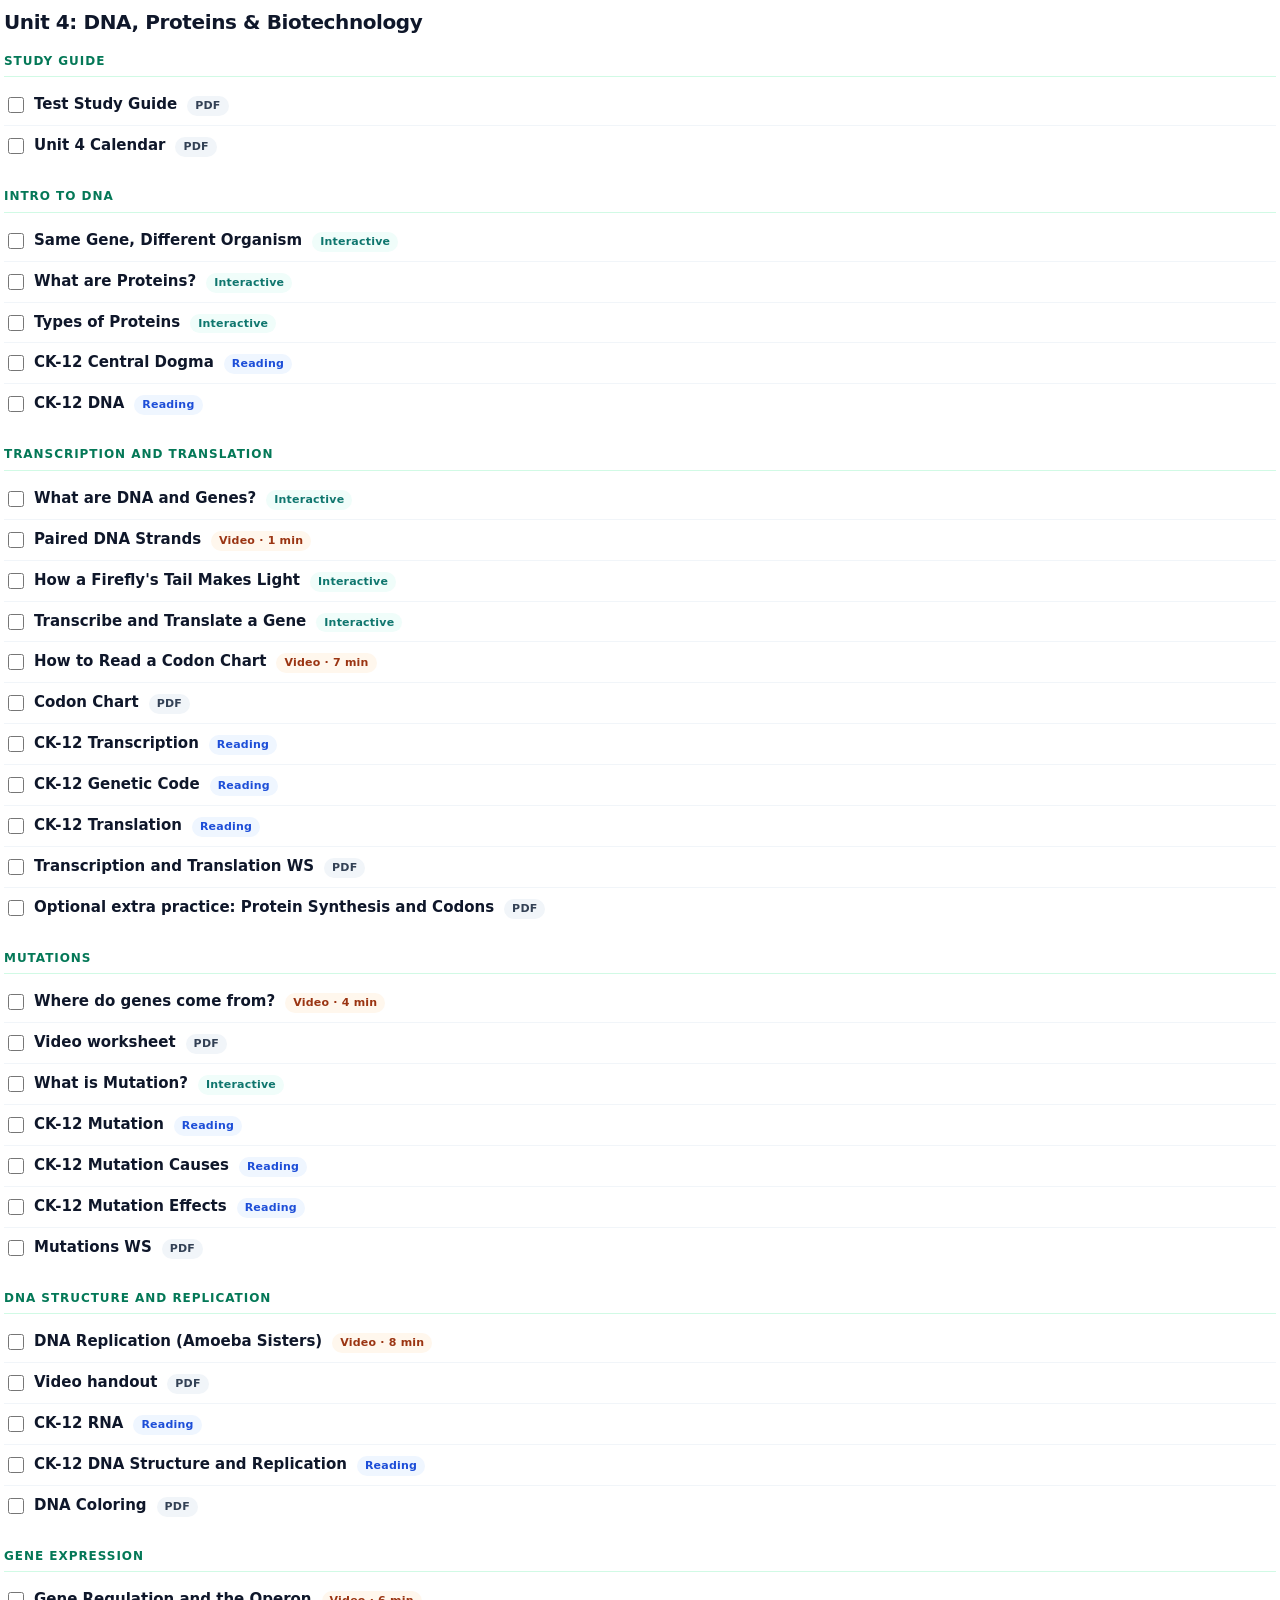
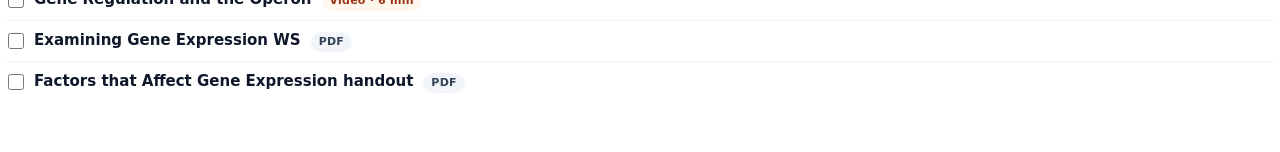
<file: study-hub/biology/unit4-learning/index.html>
<!doctype html>
<html lang="en">
<head>
  <meta charset="utf-8">
  <meta name="viewport" content="width=device-width, initial-scale=1">
  <title>Unit 4 Learning · DNA, Proteins &amp; Biotechnology</title>
  <style>
    * { box-sizing: border-box; }
    body {
      margin: 0;
      color: #0f172a;
      background: #fff;
      font: 15px/1.45 -apple-system, BlinkMacSystemFont, "Segoe UI", Roboto, system-ui, sans-serif;
    }
    .page { padding: 8px 4px 28px; }
    h1 { font-size: 20px; margin: 0 0 16px; letter-spacing: -0.02em; }
    section { margin: 0 0 22px; }
    h2 {
      font-size: 12px;
      font-weight: 700;
      letter-spacing: .08em;
      text-transform: uppercase;
      color: #047857;
      margin: 0 0 8px;
      padding-bottom: 6px;
      border-bottom: 1px solid #d1fae5;
    }
    ul { list-style: none; margin: 0; padding: 0; }
    li {
      display: flex;
      align-items: flex-start;
      gap: 10px;
      padding: 9px 4px;
      border-bottom: 1px solid #f1f5f9;
    }
    li:last-child { border-bottom: 0; }
    li.done .title { color: #64748b; text-decoration: line-through; }
    input[type="checkbox"] {
      margin: 3px 0 0;
      width: 16px;
      height: 16px;
      flex: none;
      accent-color: #047857;
      cursor: pointer;
    }
    .body {
      min-width: 0;
      flex: 1;
      display: flex;
      flex-wrap: wrap;
      align-items: baseline;
      gap: 6px 10px;
    }
    .title {
      color: #0f172a;
      font-weight: 650;
      text-decoration: none;
    }
    a.title:hover { color: #047857; text-decoration: underline; }
    .tag {
      font-size: 11px;
      font-weight: 650;
      letter-spacing: .02em;
      color: #475569;
      background: #f1f5f9;
      border-radius: 999px;
      padding: 2px 8px;
      flex: none;
    }
    .tag-video { color: #9a3412; background: #fff7ed; }
    .tag-reading { color: #1d4ed8; background: #eff6ff; }
    .tag-interactive { color: #0f766e; background: #f0fdfa; }
    .tag-pdf { color: #334155; background: #f1f5f9; }
  </style>
</head>
<body>
  <div class="page">
    <h1>Unit 4: DNA, Proteins &amp; Biotechnology</h1>

    <section>
      <h2>Study guide</h2>
      <ul>
        <li data-id="test-study-guide">
          <input type="checkbox" aria-label="Mark Test Study Guide done">
          <div class="body">
            <a class="title" href="https://drive.google.com/file/d/1k6C5UIWZdfPqPUzmHBvRIt9tRZa2XyaJ/view" target="_blank" rel="noopener">Test Study Guide</a>
            <span class="tag tag-pdf">PDF</span>
          </div>
        </li>
        <li data-id="unit-4-calendar">
          <input type="checkbox" aria-label="Mark Unit 4 Calendar done">
          <div class="body">
            <a class="title" href="https://drive.google.com/file/d/1vC6IanPT473llRCFLLhnbeH4HSsvopcN/view" target="_blank" rel="noopener">Unit 4 Calendar</a>
            <span class="tag tag-pdf">PDF</span>
          </div>
        </li>
      </ul>
    </section>
    <section>
      <h2>Intro to DNA</h2>
      <ul>
        <li data-id="same-gene-different-organism">
          <input type="checkbox" aria-label="Mark Same Gene, Different Organism done">
          <div class="body">
            <a class="title" href="https://learn.genetics.utah.edu/content/evolution/samegene/" target="_blank" rel="noopener">Same Gene, Different Organism</a>
            <span class="tag tag-interactive">Interactive</span>
          </div>
        </li>
        <li data-id="what-are-proteins">
          <input type="checkbox" aria-label="Mark What are Proteins? done">
          <div class="body">
            <a class="title" href="https://learn.genetics.utah.edu/content/evolution/proteins/" target="_blank" rel="noopener">What are Proteins?</a>
            <span class="tag tag-interactive">Interactive</span>
          </div>
        </li>
        <li data-id="types-of-proteins">
          <input type="checkbox" aria-label="Mark Types of Proteins done">
          <div class="body">
            <a class="title" href="https://learn.genetics.utah.edu/content/evolution/proteintypes/" target="_blank" rel="noopener">Types of Proteins</a>
            <span class="tag tag-interactive">Interactive</span>
          </div>
        </li>
        <li data-id="ck-12-central-dogma">
          <input type="checkbox" aria-label="Mark CK-12 Central Dogma done">
          <div class="body">
            <a class="title" href="https://flexbooks.ck12.org/cbook/ck-12-biology-flexbook-2.0/section/4.1/primary/lesson/central-dogma-of-molecular-biology-bio/" target="_blank" rel="noopener">CK-12 Central Dogma</a>
            <span class="tag tag-reading">Reading</span>
          </div>
        </li>
        <li data-id="ck-12-dna">
          <input type="checkbox" aria-label="Mark CK-12 DNA done">
          <div class="body">
            <a class="title" href="https://flexbooks.ck12.org/cbook/ck-12-biology-flexbook-2.0/section/4.2/primary/lesson/dna-the-genetic-material-bio/" target="_blank" rel="noopener">CK-12 DNA</a>
            <span class="tag tag-reading">Reading</span>
          </div>
        </li>
      </ul>
    </section>
    <section>
      <h2>Transcription and translation</h2>
      <ul>
        <li data-id="what-are-dna-and-genes">
          <input type="checkbox" aria-label="Mark What are DNA and Genes? done">
          <div class="body">
            <a class="title" href="https://learn.genetics.utah.edu/content/evolution/dna/" target="_blank" rel="noopener">What are DNA and Genes?</a>
            <span class="tag tag-interactive">Interactive</span>
          </div>
        </li>
        <li data-id="paired-dna-strands">
          <input type="checkbox" aria-label="Mark Paired DNA Strands done">
          <div class="body">
            <a class="title" href="https://www.youtube.com/watch?v=cBn6jndiHHs" target="_blank" rel="noopener">Paired DNA Strands</a>
            <span class="tag tag-video">Video · 1 min</span>
          </div>
        </li>
        <li data-id="how-a-firefly-s-tail-makes-light">
          <input type="checkbox" aria-label="Mark How a Firefly&#x27;s Tail Makes Light done">
          <div class="body">
            <a class="title" href="https://learn.genetics.utah.edu/content/evolution/firefly/" target="_blank" rel="noopener">How a Firefly&#x27;s Tail Makes Light</a>
            <span class="tag tag-interactive">Interactive</span>
          </div>
        </li>
        <li data-id="transcribe-and-translate-a-gene">
          <input type="checkbox" aria-label="Mark Transcribe and Translate a Gene done">
          <div class="body">
            <a class="title" href="https://learn.genetics.utah.edu/content/evolution/txtl/" target="_blank" rel="noopener">Transcribe and Translate a Gene</a>
            <span class="tag tag-interactive">Interactive</span>
          </div>
        </li>
        <li data-id="how-to-read-a-codon-chart">
          <input type="checkbox" aria-label="Mark How to Read a Codon Chart done">
          <div class="body">
            <a class="title" href="https://www.youtube.com/watch?v=LsEYgwuP6ko" target="_blank" rel="noopener">How to Read a Codon Chart</a>
            <span class="tag tag-video">Video · 7 min</span>
          </div>
        </li>
        <li data-id="codon-chart">
          <input type="checkbox" aria-label="Mark Codon Chart done">
          <div class="body">
            <a class="title" href="https://drive.google.com/file/d/1zsTnt7Dgdj8e5Pql8TtvO-sz9zzyFV89/view" target="_blank" rel="noopener">Codon Chart</a>
            <span class="tag tag-pdf">PDF</span>
          </div>
        </li>
        <li data-id="ck-12-transcription">
          <input type="checkbox" aria-label="Mark CK-12 Transcription done">
          <div class="body">
            <a class="title" href="https://flexbooks.ck12.org/cbook/ck-12-biology-flexbook-2.0/section/4.5/primary/lesson/transcription-of-dna-to-rna-bio/" target="_blank" rel="noopener">CK-12 Transcription</a>
            <span class="tag tag-reading">Reading</span>
          </div>
        </li>
        <li data-id="ck-12-genetic-code">
          <input type="checkbox" aria-label="Mark CK-12 Genetic Code done">
          <div class="body">
            <a class="title" href="https://flexbooks.ck12.org/cbook/ck-12-biology-flexbook-2.0/section/4.6/primary/lesson/genetic-code-bio/" target="_blank" rel="noopener">CK-12 Genetic Code</a>
            <span class="tag tag-reading">Reading</span>
          </div>
        </li>
        <li data-id="ck-12-translation">
          <input type="checkbox" aria-label="Mark CK-12 Translation done">
          <div class="body">
            <a class="title" href="https://flexbooks.ck12.org/cbook/ck-12-biology-flexbook-2.0/section/4.7/primary/lesson/translation-of-rna-to-protein-bio/" target="_blank" rel="noopener">CK-12 Translation</a>
            <span class="tag tag-reading">Reading</span>
          </div>
        </li>
        <li data-id="transcription-and-translation-ws">
          <input type="checkbox" aria-label="Mark Transcription and Translation WS done">
          <div class="body">
            <a class="title" href="https://drive.google.com/file/d/1WalBpVX97Q_BJ99F1V22PCzzfOgR1PZ3/view" target="_blank" rel="noopener">Transcription and Translation WS</a>
            <span class="tag tag-pdf">PDF</span>
          </div>
        </li>
        <li data-id="optional-extra-practice-protein-synthesis-and-codons">
          <input type="checkbox" aria-label="Mark Optional extra practice: Protein Synthesis and Codons done">
          <div class="body">
            <a class="title" href="https://drive.google.com/file/d/1wPvA3CYjkf9e9IfyuSUeQkpu09jHx0YJ/view" target="_blank" rel="noopener">Optional extra practice: Protein Synthesis and Codons</a>
            <span class="tag tag-pdf">PDF</span>
          </div>
        </li>
      </ul>
    </section>
    <section>
      <h2>Mutations</h2>
      <ul>
        <li data-id="where-do-genes-come-from">
          <input type="checkbox" aria-label="Mark Where do genes come from? done">
          <div class="body">
            <a class="title" href="https://www.youtube.com/watch?v=z9HIYjRRaDE" target="_blank" rel="noopener">Where do genes come from?</a>
            <span class="tag tag-video">Video · 4 min</span>
          </div>
        </li>
        <li data-id="video-worksheet">
          <input type="checkbox" aria-label="Mark Video worksheet done">
          <div class="body">
            <a class="title" href="https://drive.google.com/file/d/1EBnrh6ATBOJMAAP5jc7YINiu1Duorpsy/view" target="_blank" rel="noopener">Video worksheet</a>
            <span class="tag tag-pdf">PDF</span>
          </div>
        </li>
        <li data-id="what-is-mutation">
          <input type="checkbox" aria-label="Mark What is Mutation? done">
          <div class="body">
            <a class="title" href="https://learn.genetics.utah.edu/content/evolution/mutation/" target="_blank" rel="noopener">What is Mutation?</a>
            <span class="tag tag-interactive">Interactive</span>
          </div>
        </li>
        <li data-id="ck-12-mutation">
          <input type="checkbox" aria-label="Mark CK-12 Mutation done">
          <div class="body">
            <a class="title" href="https://flexbooks.ck12.org/cbook/ck-12-biology-flexbook-2.0/section/4.8/primary/lesson/mutation-types-bio/" target="_blank" rel="noopener">CK-12 Mutation</a>
            <span class="tag tag-reading">Reading</span>
          </div>
        </li>
        <li data-id="ck-12-mutation-causes">
          <input type="checkbox" aria-label="Mark CK-12 Mutation Causes done">
          <div class="body">
            <a class="title" href="https://flexbooks.ck12.org/cbook/ck-12-biology-flexbook-2.0/section/4.9/primary/lesson/mutation-causes-bio/" target="_blank" rel="noopener">CK-12 Mutation Causes</a>
            <span class="tag tag-reading">Reading</span>
          </div>
        </li>
        <li data-id="ck-12-mutation-effects">
          <input type="checkbox" aria-label="Mark CK-12 Mutation Effects done">
          <div class="body">
            <a class="title" href="https://flexbooks.ck12.org/cbook/ck-12-biology-flexbook-2.0/section/4.10/primary/lesson/mutation-effects-bio/" target="_blank" rel="noopener">CK-12 Mutation Effects</a>
            <span class="tag tag-reading">Reading</span>
          </div>
        </li>
        <li data-id="mutations-ws">
          <input type="checkbox" aria-label="Mark Mutations WS done">
          <div class="body">
            <a class="title" href="https://drive.google.com/file/d/1N0Row9qtwJEoQCG7ZF11cLZCFlIYvbCY/view" target="_blank" rel="noopener">Mutations WS</a>
            <span class="tag tag-pdf">PDF</span>
          </div>
        </li>
      </ul>
    </section>
    <section>
      <h2>DNA structure and replication</h2>
      <ul>
        <li data-id="dna-replication-amoeba-sisters">
          <input type="checkbox" aria-label="Mark DNA Replication (Amoeba Sisters) done">
          <div class="body">
            <a class="title" href="https://www.youtube.com/watch?v=Qqe4thU-os8" target="_blank" rel="noopener">DNA Replication (Amoeba Sisters)</a>
            <span class="tag tag-video">Video · 8 min</span>
          </div>
        </li>
        <li data-id="video-handout">
          <input type="checkbox" aria-label="Mark Video handout done">
          <div class="body">
            <a class="title" href="https://drive.google.com/file/d/1ZMRR6BFMyLQYSF6GC9JcXTAAAkr-hpoJ/view" target="_blank" rel="noopener">Video handout</a>
            <span class="tag tag-pdf">PDF</span>
          </div>
        </li>
        <li data-id="ck-12-rna">
          <input type="checkbox" aria-label="Mark CK-12 RNA done">
          <div class="body">
            <a class="title" href="https://flexbooks.ck12.org/cbook/ck-12-biology-flexbook-2.0/section/4.4/primary/lesson/rna-bio/" target="_blank" rel="noopener">CK-12 RNA</a>
            <span class="tag tag-reading">Reading</span>
          </div>
        </li>
        <li data-id="ck-12-dna-structure-and-replication">
          <input type="checkbox" aria-label="Mark CK-12 DNA Structure and Replication done">
          <div class="body">
            <a class="title" href="https://flexbooks.ck12.org/cbook/ck-12-biology-flexbook-2.0/section/4.3/primary/lesson/dna-structure-and-replication-bio/" target="_blank" rel="noopener">CK-12 DNA Structure and Replication</a>
            <span class="tag tag-reading">Reading</span>
          </div>
        </li>
        <li data-id="dna-coloring">
          <input type="checkbox" aria-label="Mark DNA Coloring done">
          <div class="body">
            <a class="title" href="https://drive.google.com/file/d/1BrSngpRIaKFoA9UaIYXaMULELra-QNhY/view" target="_blank" rel="noopener">DNA Coloring</a>
            <span class="tag tag-pdf">PDF</span>
          </div>
        </li>
      </ul>
    </section>
    <section>
      <h2>Gene expression</h2>
      <ul>
        <li data-id="gene-regulation-and-the-operon">
          <input type="checkbox" aria-label="Mark Gene Regulation and the Operon done">
          <div class="body">
            <a class="title" href="https://www.youtube.com/watch?v=h_1QLdtF8d0" target="_blank" rel="noopener">Gene Regulation and the Operon</a>
            <span class="tag tag-video">Video · 6 min</span>
          </div>
        </li>
        <li data-id="examining-gene-expression-ws">
          <input type="checkbox" aria-label="Mark Examining Gene Expression WS done">
          <div class="body">
            <a class="title" href="https://drive.google.com/file/d/132h63XBiKIkXNMgLDm96W9LQeZXX4AX_/view" target="_blank" rel="noopener">Examining Gene Expression WS</a>
            <span class="tag tag-pdf">PDF</span>
          </div>
        </li>
        <li data-id="factors-that-affect-gene-expression-handout">
          <input type="checkbox" aria-label="Mark Factors that Affect Gene Expression handout done">
          <div class="body">
            <a class="title" href="https://drive.google.com/file/d/1w5rKBkRUl3y94O8HHtfDXcvmLeWWRcD3/view" target="_blank" rel="noopener">Factors that Affect Gene Expression handout</a>
            <span class="tag tag-pdf">PDF</span>
          </div>
        </li>
      </ul>
    </section>
  </div>
  <script>
    (function () {
      const KEY = 'sh-le-u4-learn-v2';
      function load() {
        try { return JSON.parse(localStorage.getItem(KEY) || '[]'); }
        catch (e) { return []; }
      }
      function save(ids) {
        try { localStorage.setItem(KEY, JSON.stringify(ids)); } catch (e) {}
      }
      const done = new Set(load());
      document.querySelectorAll('li[data-id]').forEach(li => {
        const box = li.querySelector('input[type="checkbox"]');
        if (!box) return;
        const id = li.dataset.id;
        box.checked = done.has(id);
        li.classList.toggle('done', box.checked);
        box.addEventListener('change', () => {
          if (box.checked) done.add(id); else done.delete(id);
          li.classList.toggle('done', box.checked);
          save([...done]);
        });
      });
    })();
  </script>
</body>
</html>
</file>
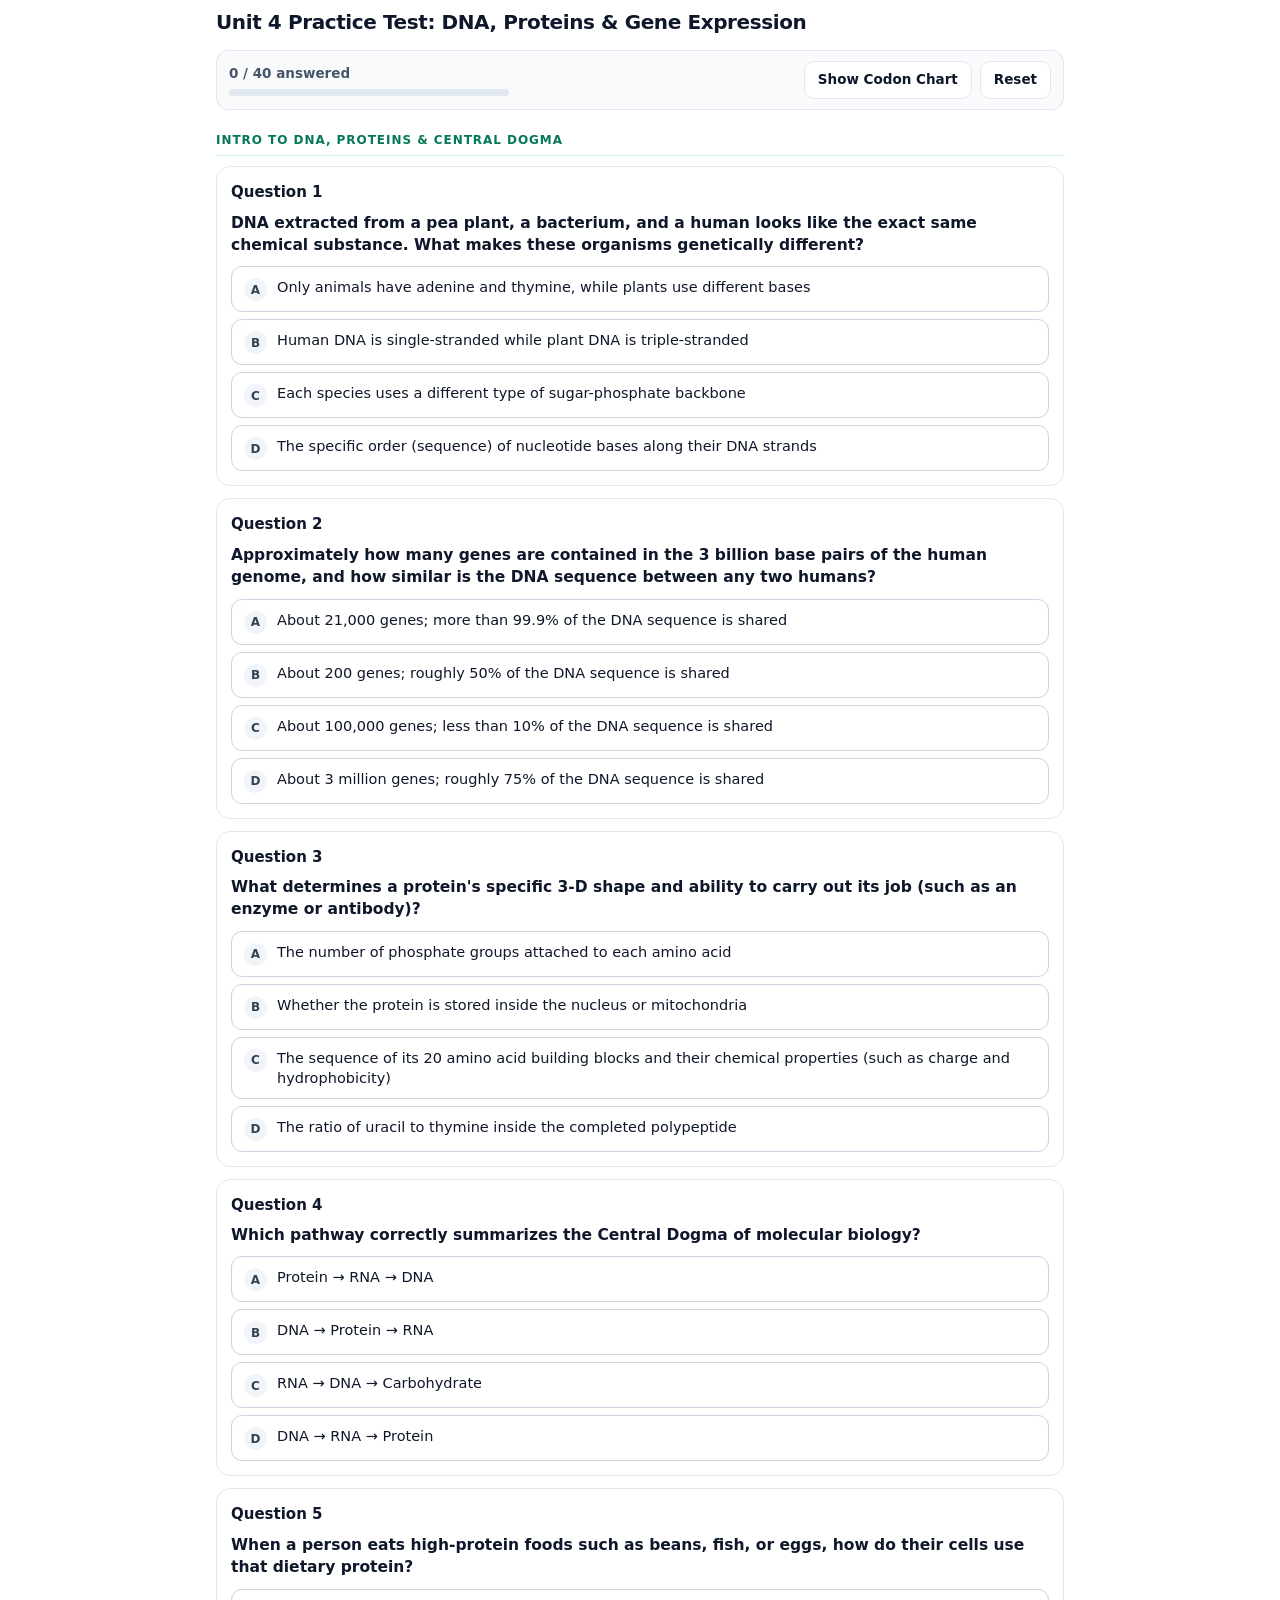
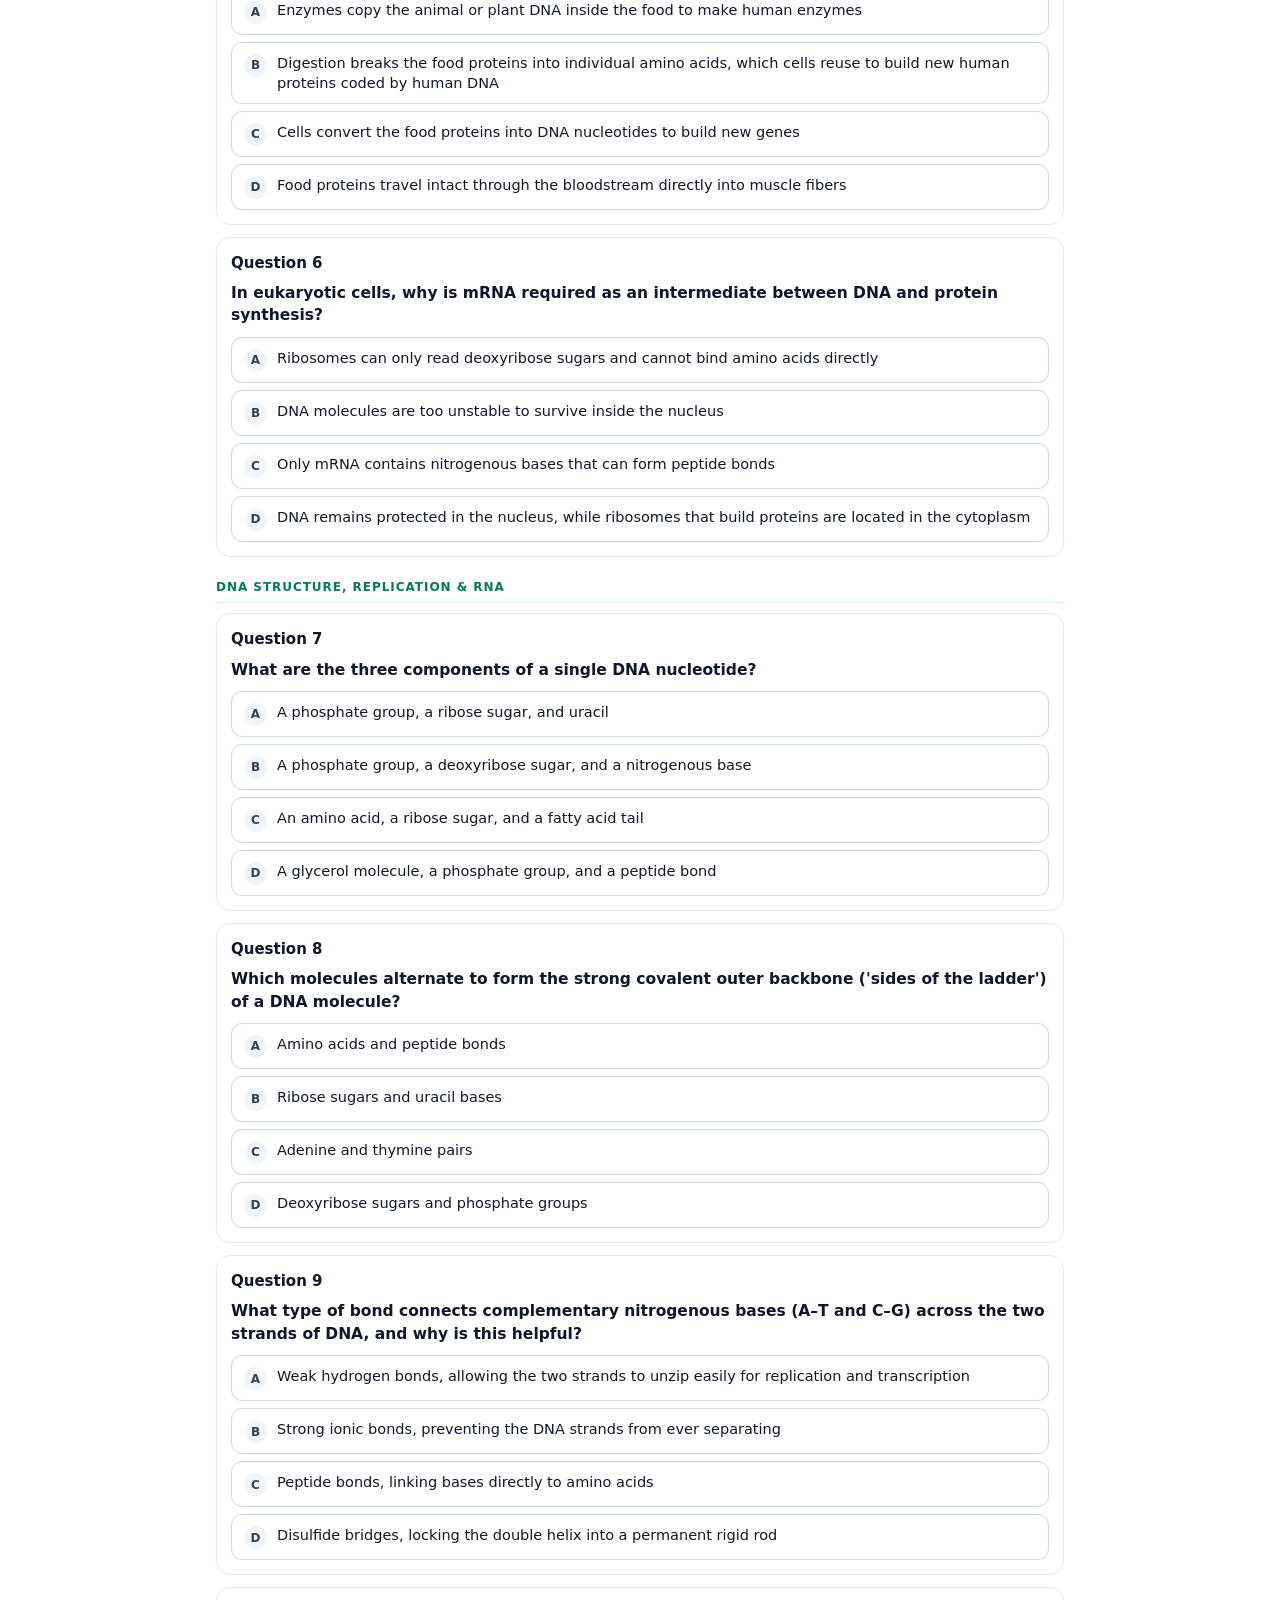
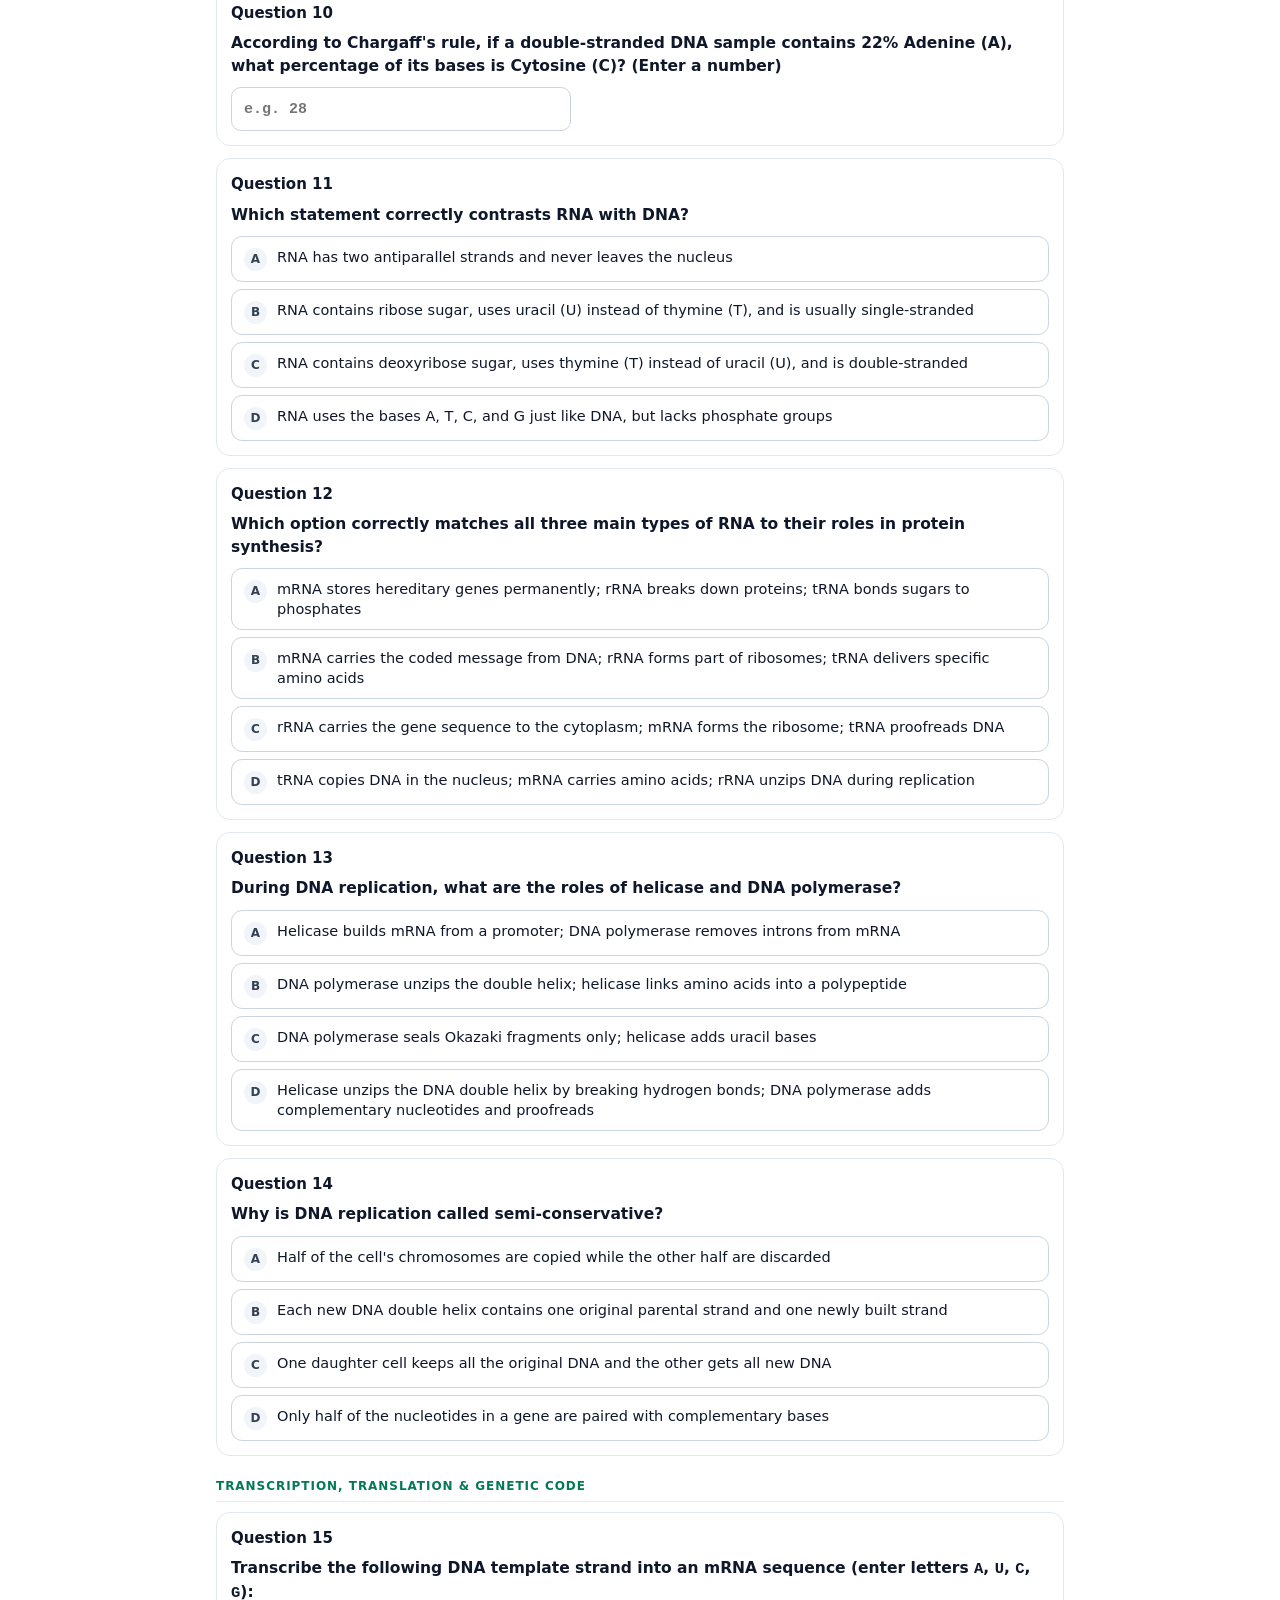
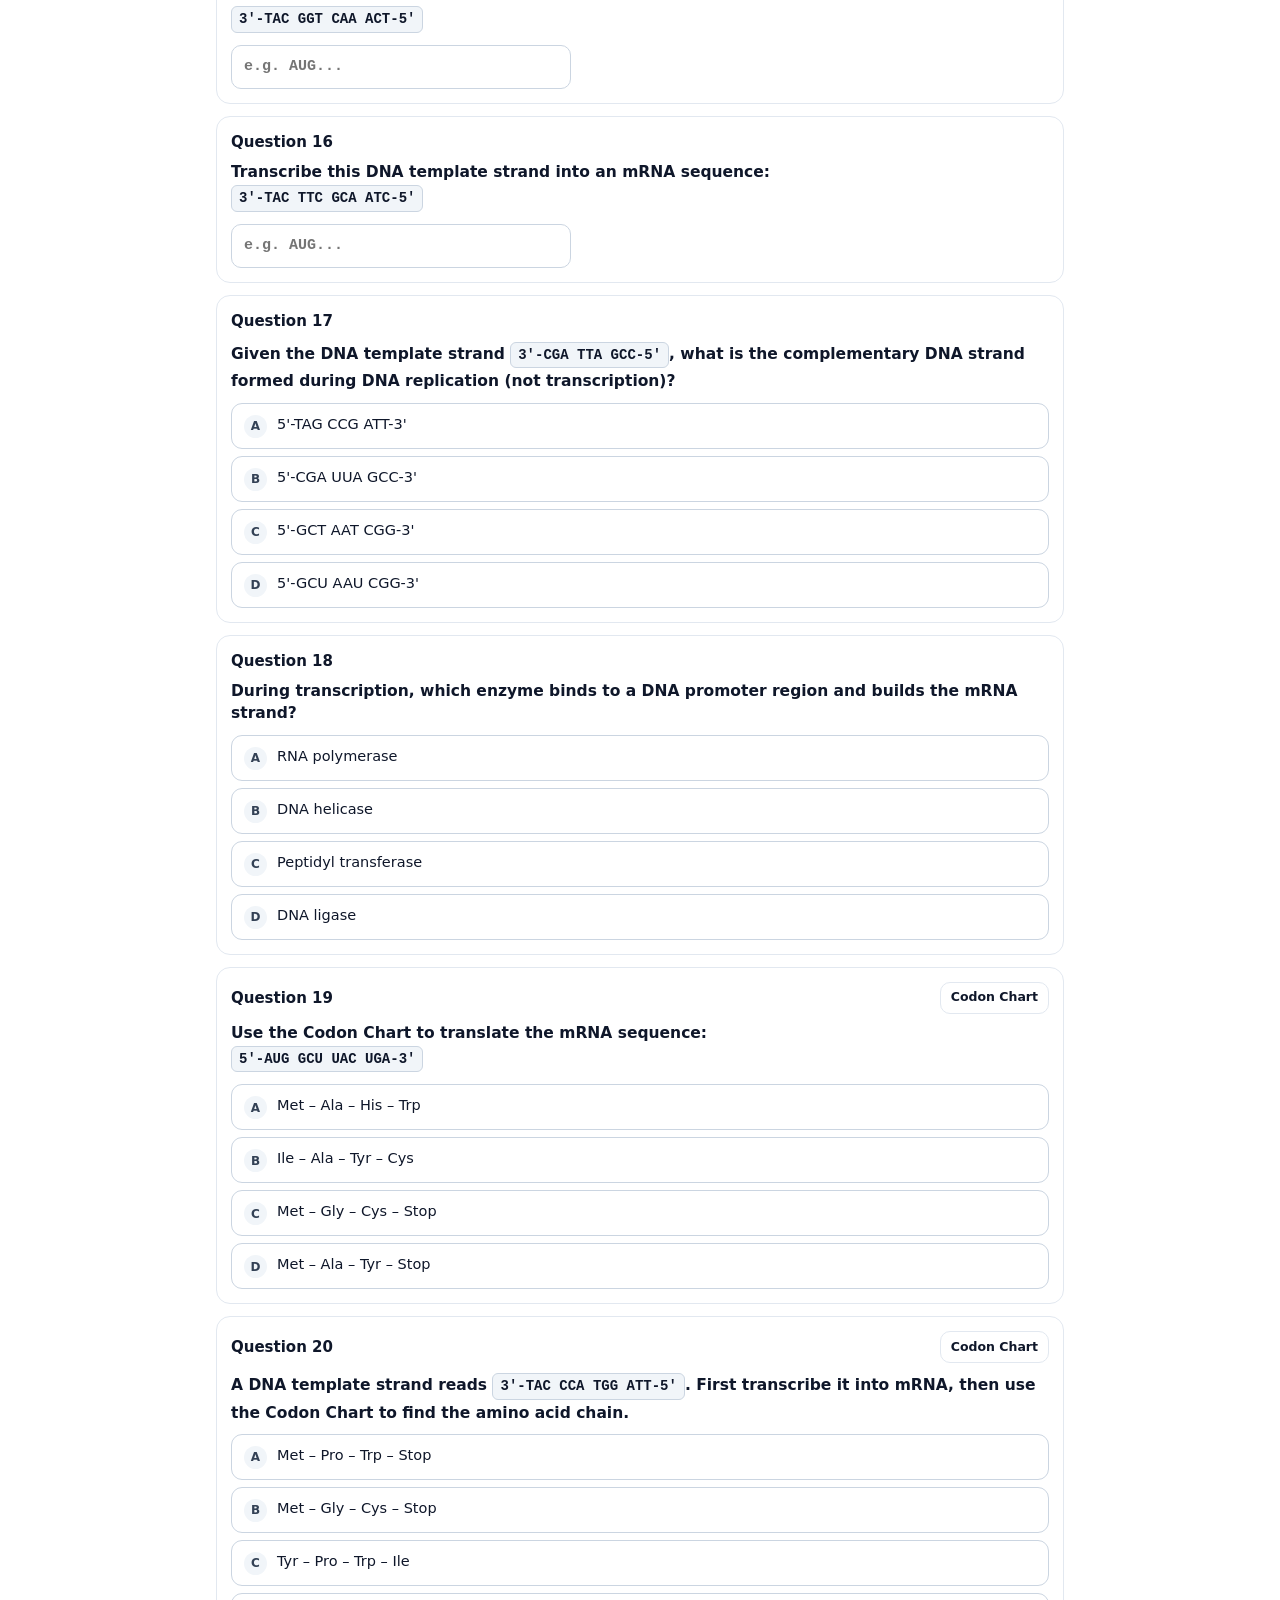
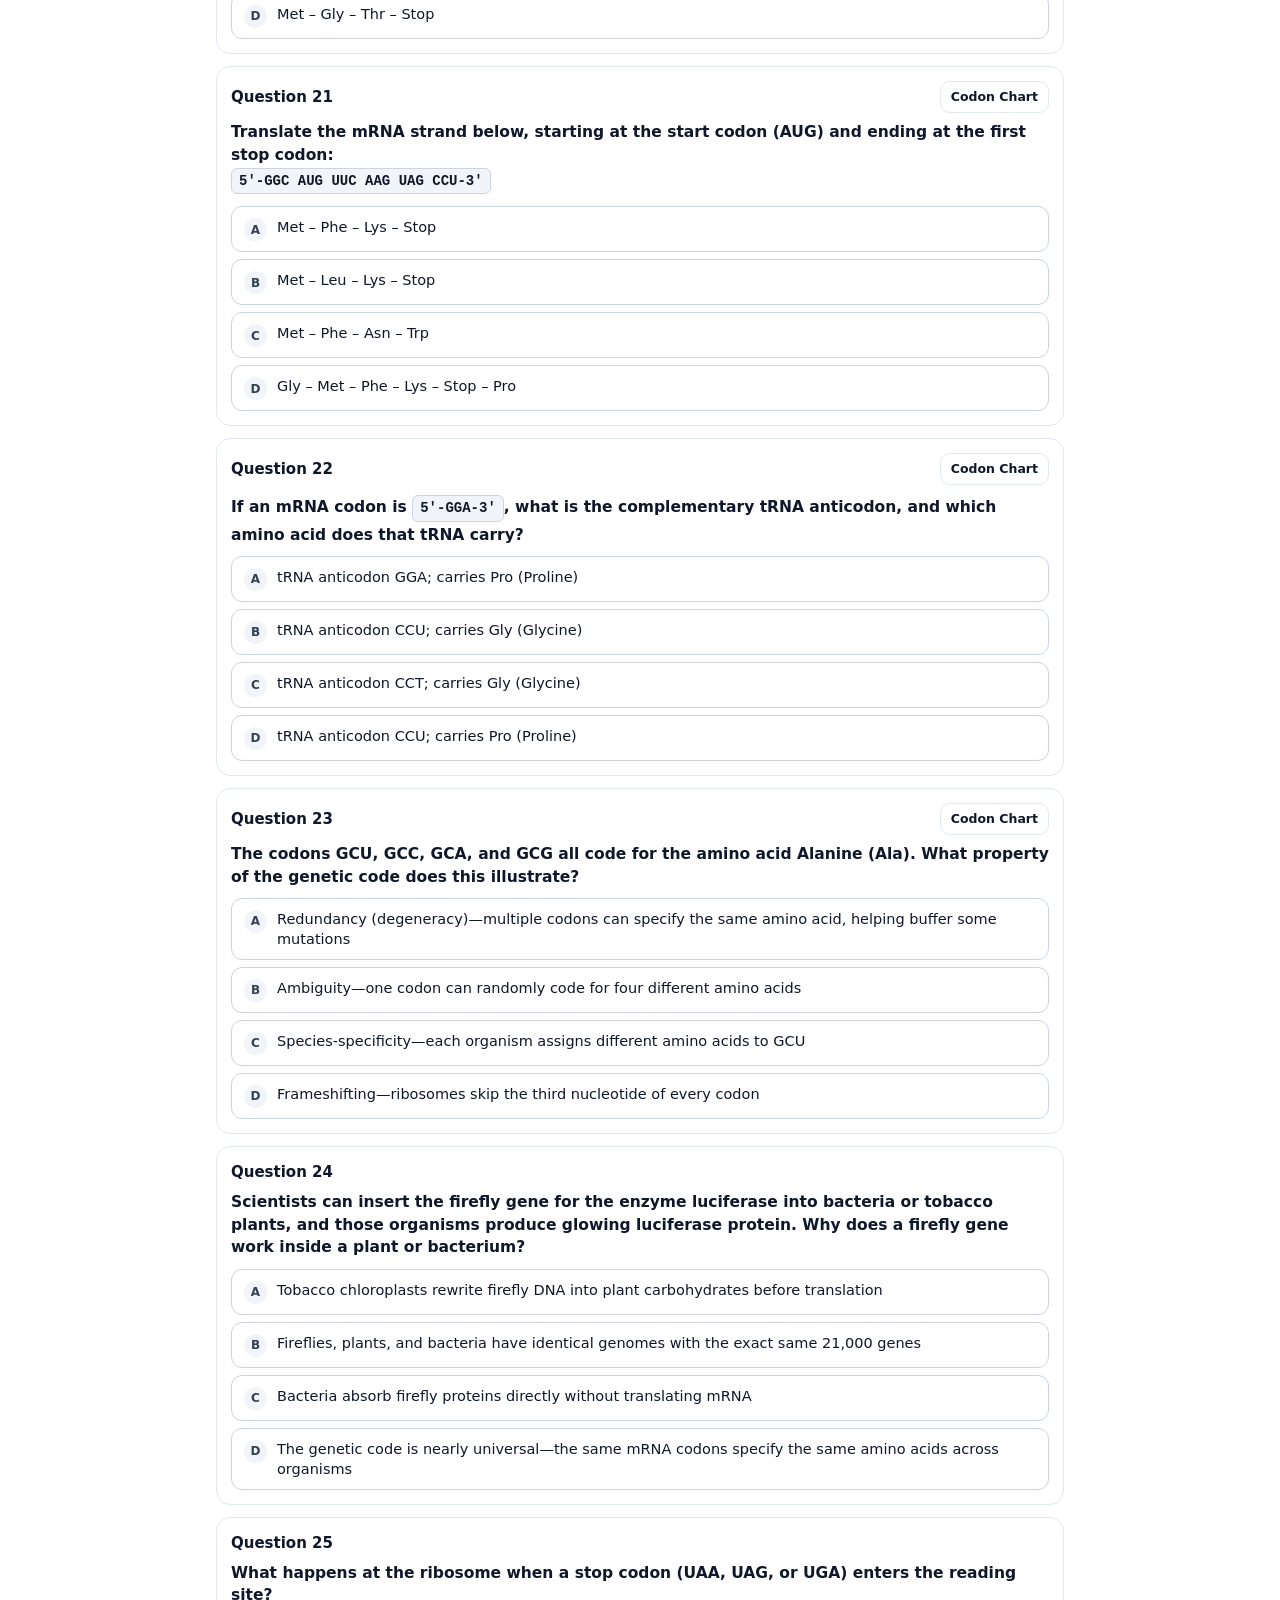
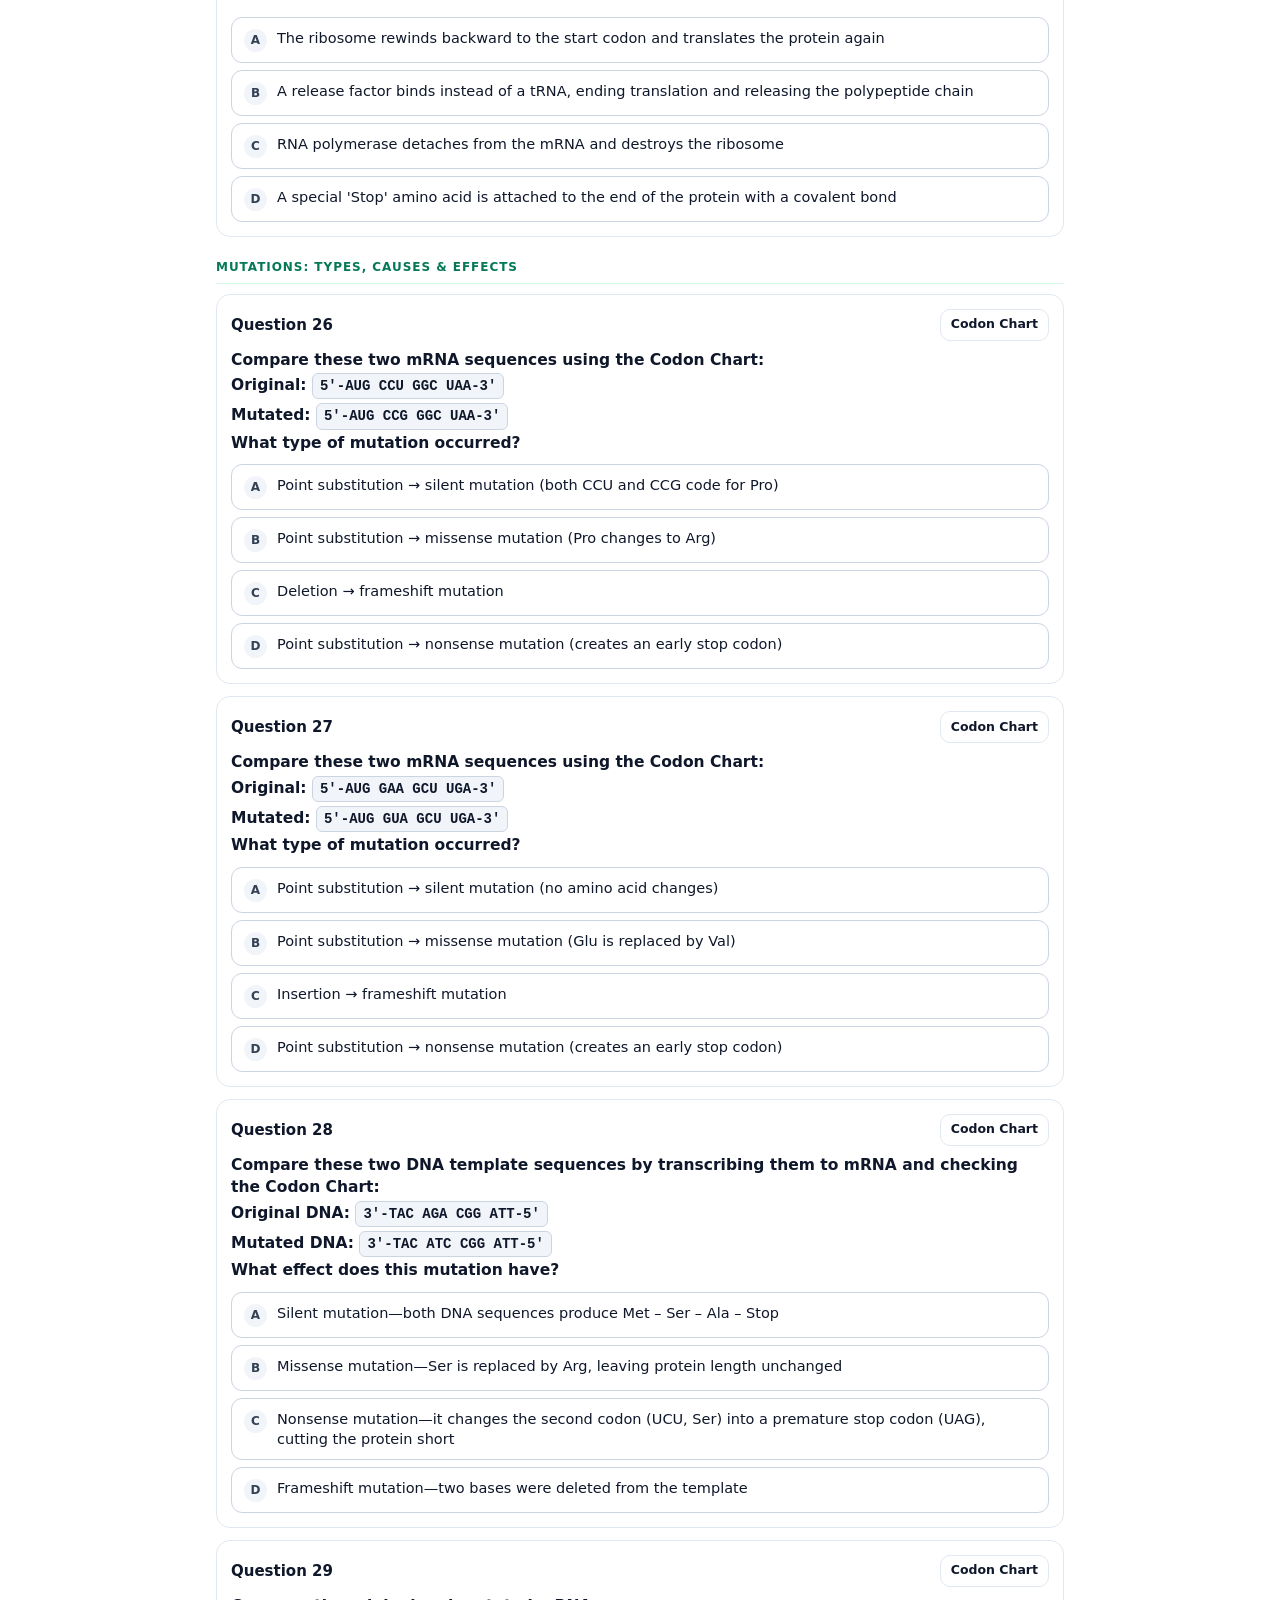
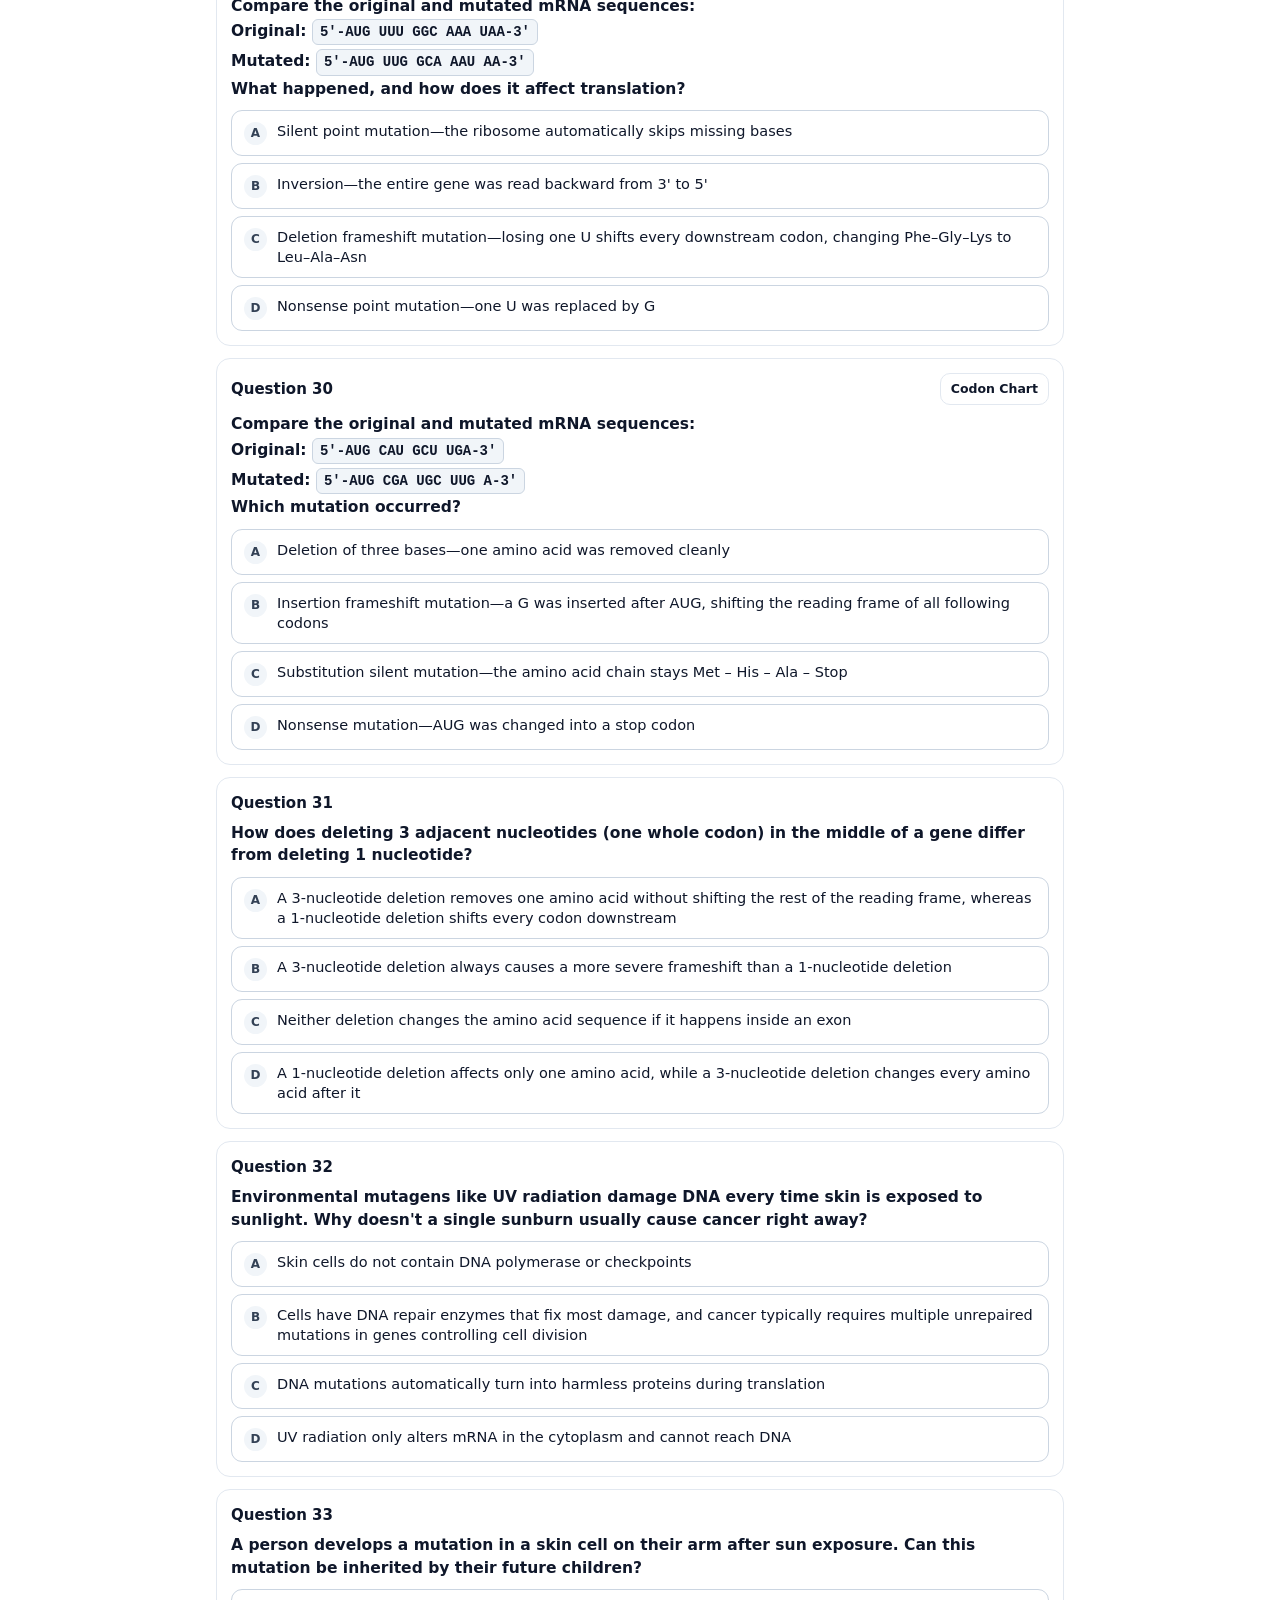
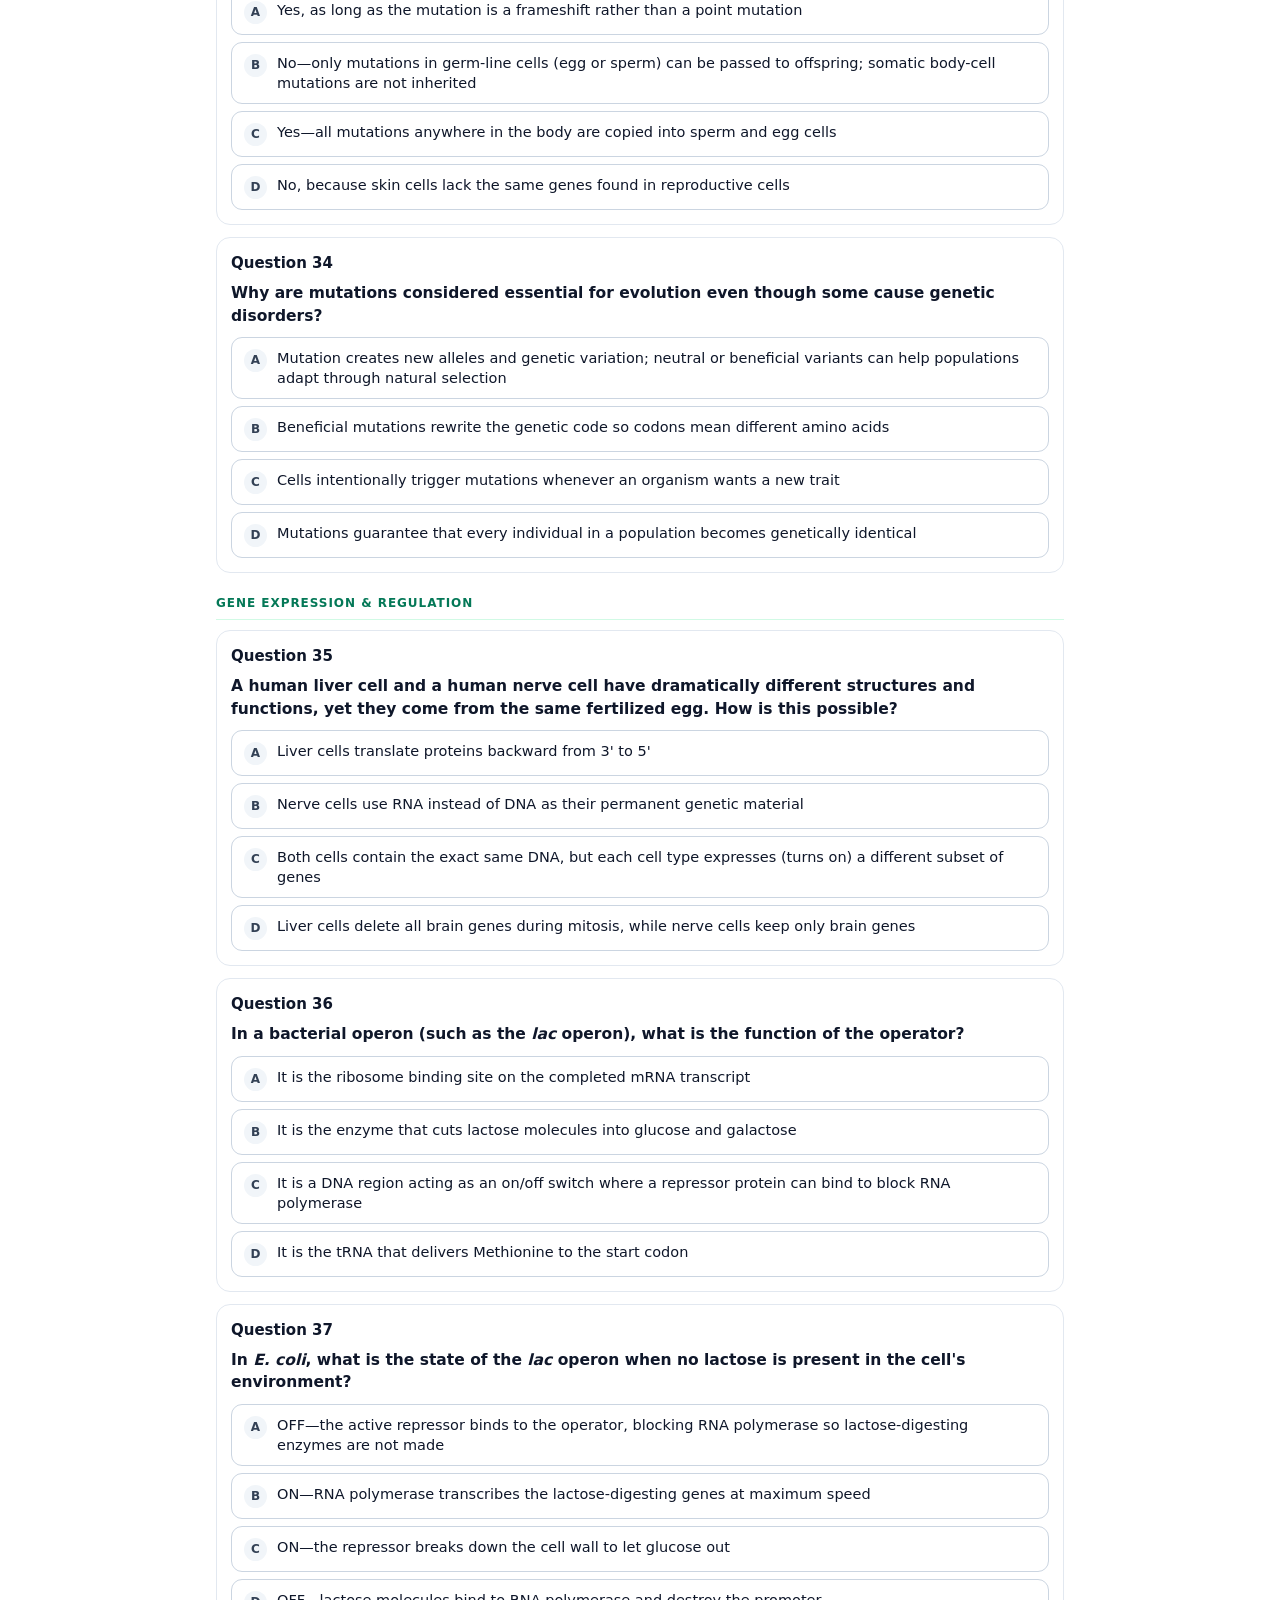
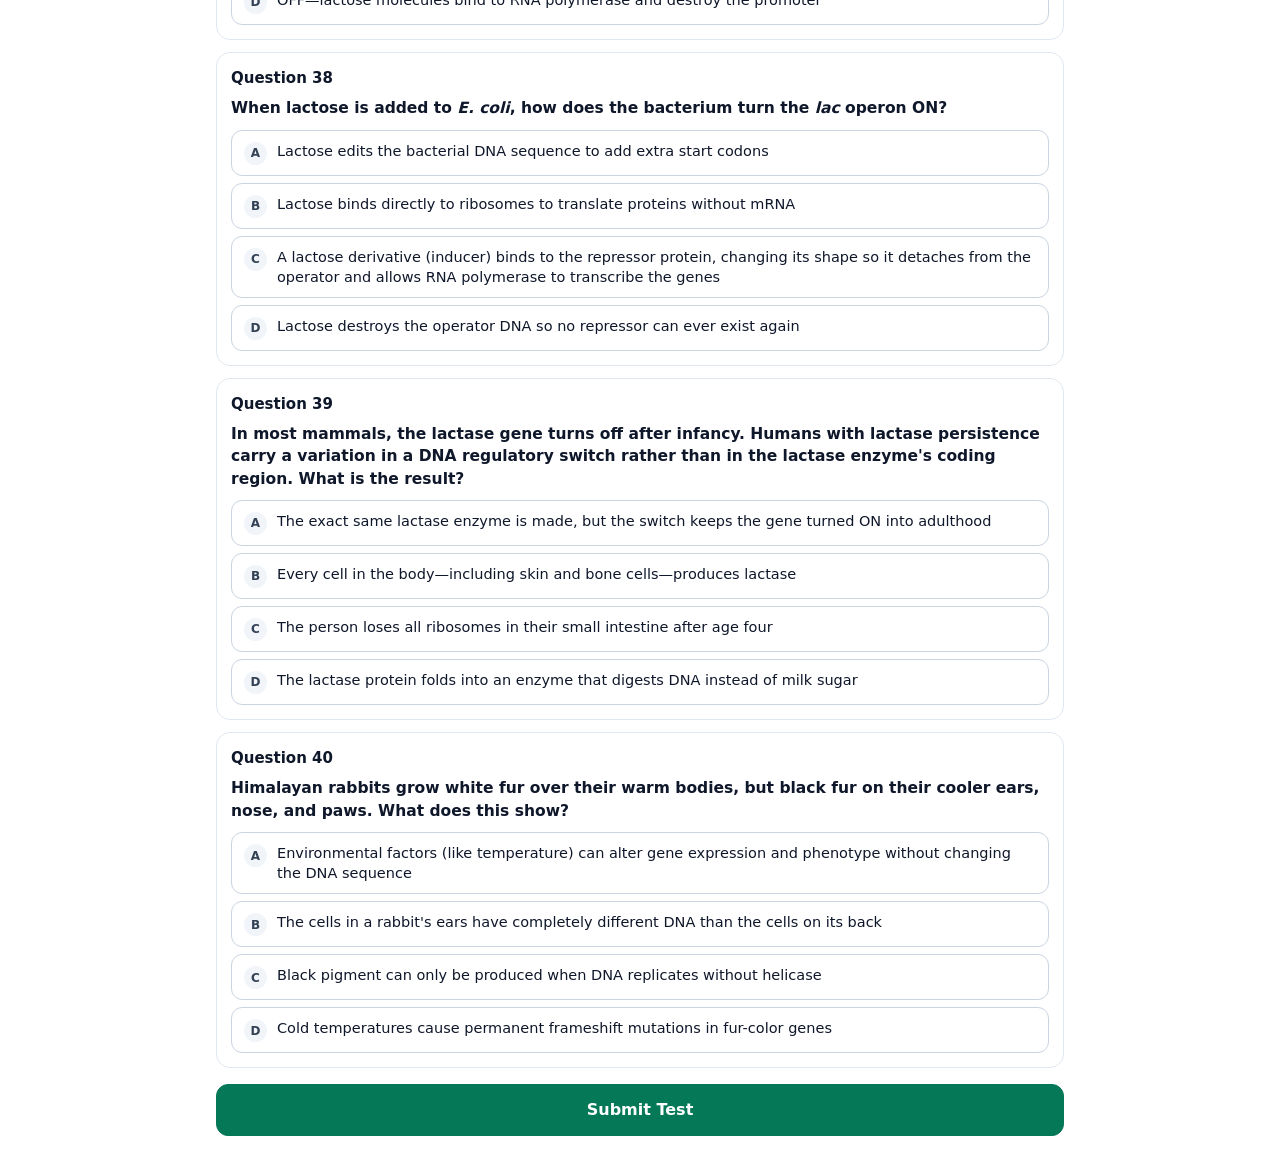
<file: study-hub/biology/unit4-test/index.html>
<!doctype html>
<html lang="en">
<head>
  <meta charset="utf-8">
  <meta name="viewport" content="width=device-width, initial-scale=1">
  <title>Unit 4 Practice Test · DNA, Proteins &amp; Gene Expression</title>
  <style>
    :root {
      --green: #047857;
      --green-dark: #065f46;
      --green-soft: #ecfdf5;
      --green-line: #a7f3d0;
      --ok: #15803d;
      --ok-bg: #f0fdf4;
      --bad: #b91c1c;
      --bad-bg: #fef2f2;
      --ink: #0f172a;
      --muted: #475569;
      --line: #e2e8f0;
      --bg: #ffffff;
      --card: #ffffff;
    }
    * { box-sizing: border-box; -webkit-tap-highlight-color: transparent; }
    html { -webkit-text-size-adjust: 100%; }
    body {
      margin: 0;
      color: var(--ink);
      background: var(--bg);
      font: 15px/1.48 -apple-system, BlinkMacSystemFont, "Segoe UI", Roboto, system-ui, sans-serif;
    }
    .page {
      max-width: 860px;
      margin: 0 auto;
      padding: 8px 6px 36px;
    }
    h1 {
      font-size: 20px;
      margin: 0 0 12px;
      letter-spacing: -0.02em;
      color: var(--ink);
    }
    .toolbar {
      display: flex;
      flex-wrap: wrap;
      align-items: center;
      justify-content: space-between;
      gap: 10px;
      padding: 10px 12px;
      margin-bottom: 14px;
      background: #f8fafc;
      border: 1px solid var(--line);
      border-radius: 12px;
    }
    .prog-wrap { flex: 1 1 200px; min-width: 0; }
    .prog-text {
      font-size: 13.5px;
      font-weight: 700;
      color: var(--muted);
      margin-bottom: 5px;
    }
    .pbar {
      height: 7px;
      background: #e2e8f0;
      border-radius: 999px;
      overflow: hidden;
      max-width: 280px;
    }
    .pfill {
      height: 100%;
      width: 0;
      background: var(--green);
      border-radius: 999px;
      transition: width 0.18s ease;
    }
    .toolbar-actions { display: flex; flex-wrap: wrap; gap: 8px; }
    .btn {
      appearance: none;
      font: inherit;
      font-size: 13.5px;
      font-weight: 700;
      border: 1.5px solid var(--line);
      background: #fff;
      color: var(--ink);
      border-radius: 10px;
      padding: 8px 13px;
      min-height: 38px;
      cursor: pointer;
    }
    .btn:hover { background: #f8fafc; }
    .btn:active { transform: translateY(1px); }
    .btn.primary { background: var(--green); border-color: var(--green); color: #fff; }
    .btn.primary:hover { background: var(--green-dark); border-color: var(--green-dark); }
    .btn.chart-on { background: var(--green-soft); border-color: var(--green); color: var(--green-dark); }
    .btn.big { width: 100%; font-size: 16px; padding: 13px 18px; min-height: 48px; border-radius: 12px; }
    .btn.warn-state { background: #b45309; border-color: #b45309; color: #fff; }
    .btn.small { font-size: 12.5px; padding: 5px 10px; min-height: 32px; }

    .chart-panel {
      margin: 0 0 18px;
      border: 1.5px solid var(--green-line);
      border-radius: 14px;
      background: #f8fafc;
      padding: 12px;
    }
    .chart-panel.hidden { display: none; }
    .chart-head {
      display: flex;
      align-items: center;
      justify-content: space-between;
      gap: 8px;
      margin-bottom: 8px;
    }
    .chart-title { font-size: 14px; font-weight: 800; color: var(--green-dark); }
    .codon-wrap { overflow-x: auto; -webkit-overflow-scrolling: touch; }
    .codon-table {
      width: 100%;
      min-width: 540px;
      border-collapse: collapse;
      background: #fff;
      font-size: 11.5px;
      border: 1px solid #cbd5e1;
    }
    .codon-table th, .codon-table td { border: 1px solid #cbd5e1; padding: 4px 6px; vertical-align: top; }
    .codon-table thead th {
      background: var(--green-soft);
      color: var(--green-dark);
      font-weight: 800;
      text-align: center;
      padding: 5px 6px;
    }
    .codon-table tbody th {
      background: #f1f5f9;
      color: var(--ink);
      font-weight: 800;
      text-align: center;
      vertical-align: middle;
      width: 28px;
    }
    .codon-table th.third-col { font-size: 10.5px; line-height: 1.55; color: var(--muted); }
    .codon-line { display: flex; justify-content: space-between; gap: 6px; line-height: 1.48; white-space: nowrap; }
    .codon-line code {
      font-family: ui-monospace, SFMono-Regular, Menlo, Consolas, monospace;
      font-weight: 700;
      background: transparent;
      padding: 0;
      color: #0f172a;
    }
    .codon-line.codon-start { background: #dcfce7; border-radius: 4px; padding: 0 3px; font-weight: 700; color: #14532d; }
    .codon-line.codon-stop { background: #fee2e2; border-radius: 4px; padding: 0 3px; color: #991b1b; font-weight: 700; }
    .codon-note { margin: 7px 0 0; font-size: 12px; color: var(--muted); }

    h2.sec-head {
      font-size: 12px;
      font-weight: 800;
      letter-spacing: 0.08em;
      text-transform: uppercase;
      color: var(--green);
      margin: 22px 0 10px;
      padding-bottom: 6px;
      border-bottom: 1.5px solid #d1fae5;
    }

    .qcard {
      background: var(--card);
      border: 1.5px solid var(--line);
      border-radius: 14px;
      padding: 14px;
      margin: 0 0 12px;
    }
    .qcard.got { border-color: #86efac; border-left: 5px solid var(--ok); }
    .qcard.miss { border-color: #fca5a5; border-left: 5px solid var(--bad); }
    .qhead { display: flex; align-items: center; justify-content: space-between; gap: 8px; margin-bottom: 8px; flex-wrap: wrap; }
    .qhead-left { display: flex; align-items: center; gap: 8px; flex-wrap: wrap; }
    .qnum { font-weight: 800; font-size: 15px; color: var(--ink); }
    .mark { font-size: 12px; font-weight: 800; border-radius: 999px; padding: 2px 9px; }
    .mark.ok { background: #dcfce7; color: var(--ok); }
    .mark.bad { background: #fee2e2; color: var(--bad); }
    .prompt { font-size: 15.5px; font-weight: 600; line-height: 1.45; margin: 0 0 10px; }
    code.seq {
      display: inline-block;
      font-family: ui-monospace, SFMono-Regular, Menlo, Consolas, monospace;
      font-size: 14px;
      font-weight: 700;
      background: #f1f5f9;
      border: 1px solid #cbd5e1;
      border-radius: 6px;
      padding: 2px 7px;
      margin: 2px 0;
      color: #0f172a;
      word-break: break-word;
    }
    .inline-chart-slot { margin: 8px 0 10px; }
    .choices { display: grid; gap: 7px; }
    .choice {
      display: flex;
      align-items: flex-start;
      gap: 10px;
      width: 100%;
      text-align: left;
      font: inherit;
      font-size: 14.5px;
      line-height: 1.38;
      color: var(--ink);
      background: #fff;
      border: 1.5px solid #cbd5e1;
      border-radius: 11px;
      padding: 10px 12px;
      min-height: 44px;
      cursor: pointer;
    }
    .choice:hover:not(:disabled) { background: #f8fafc; border-color: #94a3b8; }
    .choice.sel { border-color: var(--green); background: var(--green-soft); }
    .choice .ltr {
      flex: 0 0 23px;
      height: 23px;
      border-radius: 50%;
      background: #f1f5f9;
      color: #334155;
      font-size: 12px;
      font-weight: 800;
      display: inline-flex;
      align-items: center;
      justify-content: center;
      margin-top: 1px;
    }
    .choice.sel .ltr { background: var(--green); color: #fff; }
    .choice:disabled { cursor: default; }
    .choice.right { border-color: var(--ok); background: var(--ok-bg); }
    .choice.right .ltr { background: var(--ok); color: #fff; }
    .choice.wrong { border-color: var(--bad); background: var(--bad-bg); }
    .choice.wrong .ltr { background: var(--bad); color: #fff; }

    .text-in-wrap { display: flex; flex-wrap: wrap; align-items: center; gap: 8px; }
    .text-in {
      font-family: ui-monospace, SFMono-Regular, Menlo, Consolas, monospace;
      font-size: 15px;
      font-weight: 700;
      padding: 10px 12px;
      border: 1.5px solid #cbd5e1;
      border-radius: 10px;
      width: 100%;
      max-width: 340px;
      color: var(--ink);
      background: #fff;
      min-height: 44px;
    }
    .text-in:focus { outline: none; border-color: var(--green); box-shadow: 0 0 0 3px rgba(4, 120, 87, 0.14); }
    .text-in:disabled { background: #f8fafc; color: #334155; }

    .result { margin-top: 9px; padding: 8px 11px; border-radius: 9px; font-size: 14px; font-weight: 700; }
    .result.ok { background: var(--ok-bg); color: #14532d; }
    .result.bad { background: var(--bad-bg); color: #7f1d1d; }
    .expl {
      margin-top: 7px;
      padding: 9px 11px;
      border-radius: 9px;
      background: #f8fafc;
      border: 1px solid var(--line);
      font-size: 13.5px;
      line-height: 1.45;
      color: #334155;
    }
    .expl b { color: var(--green-dark); }

    .score-card {
      border: 2px solid var(--green-line);
      background: #f8fafc;
      border-radius: 16px;
      padding: 18px 16px;
      text-align: center;
      margin-bottom: 14px;
    }
    .score-big { font-size: 44px; font-weight: 800; line-height: 1.05; color: var(--green); }
    .score-pct { font-size: 20px; font-weight: 800; margin: 4px 0 6px; }
    .score-msg { color: var(--muted); font-size: 14.5px; margin: 0 0 12px; }
    .secs { display: flex; flex-wrap: wrap; justify-content: center; gap: 6px; margin: 0 0 14px; }
    .secs span { font-size: 12px; font-weight: 700; border-radius: 999px; padding: 4px 10px; background: #e2e8f0; color: #334155; }
    .secs span.full { background: #dcfce7; color: #166534; }
    .secs span.some { background: #fef3c7; color: #92400e; }
    .secs span.none { background: #fee2e2; color: #991b1b; }
    .filter-row { display: flex; gap: 8px; margin: 0 0 14px; }
    .filter-row .btn { flex: 1; }
    .filter-row .btn.active { background: var(--green); border-color: var(--green); color: #fff; }
    .submit-wrap { margin-top: 16px; }
    .hidden { display: none !important; }

    @media (max-width: 480px) {
      .page { padding: 6px 2px 28px; }
      h1 { font-size: 18px; }
      .qcard { padding: 12px; }
      .score-big { font-size: 38px; }
    }
    @media print {
      .toolbar, .filter-row, .submit-wrap, .qchart-btn { display: none !important; }
      .chart-panel { display: block !important; }
      .qcard { break-inside: avoid; }
    }
  </style>
</head>
<body>
  <div class="page">
    <h1>Unit 4 Practice Test: DNA, Proteins &amp; Gene Expression</h1>

    <div class="toolbar">
      <div class="prog-wrap">
        <div class="prog-text" id="progText">0 / 40 answered</div>
        <div class="pbar" aria-hidden="true"><div class="pfill" id="pfill"></div></div>
      </div>
      <div class="toolbar-actions">
        <button type="button" class="btn" id="toggleChartBtn">Show Codon Chart</button>
        <button type="button" class="btn" id="resetBtn">Reset</button>
      </div>
    </div>

    <div class="chart-panel hidden" id="topChartPanel">
      <div class="chart-head">
        <span class="chart-title">Standard mRNA Codon Chart</span>
      </div>
      <div id="topChartBody"></div>
    </div>

    <div id="scoreWrap"></div>
    <div id="questionsWrap"></div>

    <div class="submit-wrap" id="submitWrap">
      <button type="button" class="btn primary big" id="submitBtn">Submit Test</button>
    </div>
  </div>

  <script src="questions.js"></script>
  <script>
    (function () {
      'use strict';

      const STORAGE_KEY = 'sh-le-u4-test-v1';
      const LETTERS = 'ABCD';
      const QUESTIONS = window.UNIT4_QUESTIONS;
      const CODON_CHART_HTML = "<div class=\"codon-wrap\"><table class=\"codon-table\" aria-label=\"Standard mRNA Codon Chart\"><thead><tr><th rowspan=\"2\">1st<br>base</th><th colspan=\"4\">2nd base</th><th rowspan=\"2\">3rd<br>base</th></tr><tr><th>U</th><th>C</th><th>A</th><th>G</th></tr></thead><tbody><tr><th>U</th><td><div class=\"codon-line \"><code>UUU</code> <span>Phe</span></div><div class=\"codon-line \"><code>UUC</code> <span>Phe</span></div><div class=\"codon-line \"><code>UUA</code> <span>Leu</span></div><div class=\"codon-line \"><code>UUG</code> <span>Leu</span></div></td><td><div class=\"codon-line \"><code>UCU</code> <span>Ser</span></div><div class=\"codon-line \"><code>UCC</code> <span>Ser</span></div><div class=\"codon-line \"><code>UCA</code> <span>Ser</span></div><div class=\"codon-line \"><code>UCG</code> <span>Ser</span></div></td><td><div class=\"codon-line \"><code>UAU</code> <span>Tyr</span></div><div class=\"codon-line \"><code>UAC</code> <span>Tyr</span></div><div class=\"codon-line codon-stop\"><code>UAA</code> <span>Stop</span></div><div class=\"codon-line codon-stop\"><code>UAG</code> <span>Stop</span></div></td><td><div class=\"codon-line \"><code>UGU</code> <span>Cys</span></div><div class=\"codon-line \"><code>UGC</code> <span>Cys</span></div><div class=\"codon-line codon-stop\"><code>UGA</code> <span>Stop</span></div><div class=\"codon-line \"><code>UGG</code> <span>Trp</span></div></td><th class=\"third-col\">U<br>C<br>A<br>G</th></tr><tr><th>C</th><td><div class=\"codon-line \"><code>CUU</code> <span>Leu</span></div><div class=\"codon-line \"><code>CUC</code> <span>Leu</span></div><div class=\"codon-line \"><code>CUA</code> <span>Leu</span></div><div class=\"codon-line \"><code>CUG</code> <span>Leu</span></div></td><td><div class=\"codon-line \"><code>CCU</code> <span>Pro</span></div><div class=\"codon-line \"><code>CCC</code> <span>Pro</span></div><div class=\"codon-line \"><code>CCA</code> <span>Pro</span></div><div class=\"codon-line \"><code>CCG</code> <span>Pro</span></div></td><td><div class=\"codon-line \"><code>CAU</code> <span>His</span></div><div class=\"codon-line \"><code>CAC</code> <span>His</span></div><div class=\"codon-line \"><code>CAA</code> <span>Gln</span></div><div class=\"codon-line \"><code>CAG</code> <span>Gln</span></div></td><td><div class=\"codon-line \"><code>CGU</code> <span>Arg</span></div><div class=\"codon-line \"><code>CGC</code> <span>Arg</span></div><div class=\"codon-line \"><code>CGA</code> <span>Arg</span></div><div class=\"codon-line \"><code>CGG</code> <span>Arg</span></div></td><th class=\"third-col\">U<br>C<br>A<br>G</th></tr><tr><th>A</th><td><div class=\"codon-line \"><code>AUU</code> <span>Ile</span></div><div class=\"codon-line \"><code>AUC</code> <span>Ile</span></div><div class=\"codon-line \"><code>AUA</code> <span>Ile</span></div><div class=\"codon-line codon-start\"><code>AUG</code> <span>Met (Start)</span></div></td><td><div class=\"codon-line \"><code>ACU</code> <span>Thr</span></div><div class=\"codon-line \"><code>ACC</code> <span>Thr</span></div><div class=\"codon-line \"><code>ACA</code> <span>Thr</span></div><div class=\"codon-line \"><code>ACG</code> <span>Thr</span></div></td><td><div class=\"codon-line \"><code>AAU</code> <span>Asn</span></div><div class=\"codon-line \"><code>AAC</code> <span>Asn</span></div><div class=\"codon-line \"><code>AAA</code> <span>Lys</span></div><div class=\"codon-line \"><code>AAG</code> <span>Lys</span></div></td><td><div class=\"codon-line \"><code>AGU</code> <span>Ser</span></div><div class=\"codon-line \"><code>AGC</code> <span>Ser</span></div><div class=\"codon-line \"><code>AGA</code> <span>Arg</span></div><div class=\"codon-line \"><code>AGG</code> <span>Arg</span></div></td><th class=\"third-col\">U<br>C<br>A<br>G</th></tr><tr><th>G</th><td><div class=\"codon-line \"><code>GUU</code> <span>Val</span></div><div class=\"codon-line \"><code>GUC</code> <span>Val</span></div><div class=\"codon-line \"><code>GUA</code> <span>Val</span></div><div class=\"codon-line \"><code>GUG</code> <span>Val</span></div></td><td><div class=\"codon-line \"><code>GCU</code> <span>Ala</span></div><div class=\"codon-line \"><code>GCC</code> <span>Ala</span></div><div class=\"codon-line \"><code>GCA</code> <span>Ala</span></div><div class=\"codon-line \"><code>GCG</code> <span>Ala</span></div></td><td><div class=\"codon-line \"><code>GAU</code> <span>Asp</span></div><div class=\"codon-line \"><code>GAC</code> <span>Asp</span></div><div class=\"codon-line \"><code>GAA</code> <span>Glu</span></div><div class=\"codon-line \"><code>GAG</code> <span>Glu</span></div></td><td><div class=\"codon-line \"><code>GGU</code> <span>Gly</span></div><div class=\"codon-line \"><code>GGC</code> <span>Gly</span></div><div class=\"codon-line \"><code>GGA</code> <span>Gly</span></div><div class=\"codon-line \"><code>GGG</code> <span>Gly</span></div></td><th class=\"third-col\">U<br>C<br>A<br>G</th></tr></tbody></table><p class=\"codon-note\">Always look up the <b>mRNA codon</b> (5&#8242;&#8594;3&#8242;), not DNA or tRNA anticodons. <b>AUG</b> = Start (Met); <b>UAA, UAG, UGA</b> = Stop.</p></div>";

      document.getElementById('topChartBody').innerHTML = CODON_CHART_HTML;

      function shuffle(arr) {
        const a = arr.slice();
        for (let i = a.length - 1; i > 0; i--) {
          const j = Math.floor(Math.random() * (i + 1));
          const t = a[i]; a[i] = a[j]; a[j] = t;
        }
        return a;
      }

      function makeOrders() {
        const orders = {};
        QUESTIONS.forEach(q => {
          if (q.type === 'mc') orders[q.id] = shuffle([0, 1, 2, 3]);
        });
        return orders;
      }

      function freshState() {
        return { orders: makeOrders(), answers: {}, submitted: false, filter: 'all' };
      }

      let state = null;
      try { state = JSON.parse(localStorage.getItem(STORAGE_KEY) || 'null'); } catch (e) {}
      if (!state || typeof state !== 'object' || !state.orders) state = freshState();
      state.answers = state.answers || {};
      state.filter = state.filter || 'all';

      function save() {
        try { localStorage.setItem(STORAGE_KEY, JSON.stringify(state)); } catch (e) {}
      }

      function normalizeInput(kind, raw) {
        let s = String(raw == null ? '' : raw).trim().toUpperCase();
        if (kind === 'percent') return s.replace(/%/g, '').replace(/\s+/g, '');
        s = s.replace(/5['\u2032]?-?/g, '').replace(/-?3['\u2032]?/g, '');
        return s.replace(/[^AUCGT]/g, '');
      }

      function isAnswered(q) {
        const v = state.answers[q.id];
        if (q.type === 'mc') return typeof v === 'number';
        return String(v == null ? '' : v).trim().length > 0;
      }

      function isCorrect(q) {
        const v = state.answers[q.id];
        if (q.type === 'mc') {
          const order = state.orders[q.id] || [0, 1, 2, 3];
          return typeof v === 'number' && order[v] === 0;
        }
        const norm = normalizeInput(q.inputKind, v);
        return q.accept.some(a => normalizeInput(q.inputKind, a) === norm);
      }

      function answeredCount() {
        return QUESTIONS.reduce((n, q) => n + (isAnswered(q) ? 1 : 0), 0);
      }

      const progText = document.getElementById('progText');
      const pfill = document.getElementById('pfill');
      const scoreWrap = document.getElementById('scoreWrap');
      const questionsWrap = document.getElementById('questionsWrap');
      const submitWrap = document.getElementById('submitWrap');
      const submitBtn = document.getElementById('submitBtn');
      const resetBtn = document.getElementById('resetBtn');
      const toggleChartBtn = document.getElementById('toggleChartBtn');
      const topChartPanel = document.getElementById('topChartPanel');

      let submitConfirmTimer = null;
      let resetConfirmTimer = null;
      let openInlineChartId = null;

      function updateProgress() {
        const n = answeredCount();
        const total = QUESTIONS.length;
        progText.textContent = n + ' / ' + total + ' answered';
        pfill.style.width = Math.round((100 * n) / total) + '%';
      }

      function setTopChart(show) {
        topChartPanel.classList.toggle('hidden', !show);
        toggleChartBtn.classList.toggle('chart-on', show);
        toggleChartBtn.textContent = show ? 'Hide Codon Chart' : 'Show Codon Chart';
      }

      toggleChartBtn.addEventListener('click', () => {
        setTopChart(topChartPanel.classList.contains('hidden'));
      });

      function renderScore() {
        if (!state.submitted) { scoreWrap.innerHTML = ''; return; }
        const total = QUESTIONS.length;
        let got = 0;
        const bySec = {};
        QUESTIONS.forEach(q => {
          bySec[q.section] = bySec[q.section] || [0, 0];
          bySec[q.section][1]++;
          if (isCorrect(q)) { got++; bySec[q.section][0]++; }
        });
        const missed = total - got;
        const pct = Math.round((100 * got) / total);
        const msg = pct >= 90
          ? 'Strong mastery across Unit 4.'
          : pct >= 80
            ? 'Solid score. Review the explanations for the missed items.'
            : pct >= 70
              ? 'Good foundation. Focus on the sections marked yellow or red below.'
              : 'Review the explanations below, then retake for another full run.';

        const secPills = Object.keys(bySec).map(sec => {
          const [okCount, tot] = bySec[sec];
          const cls = okCount === tot ? 'full' : okCount === 0 ? 'none' : 'some';
          return '<span class="' + cls + '">' + sec + ': ' + okCount + '/' + tot + '</span>';
        }).join('');

        scoreWrap.innerHTML =
          '<section class="score-card" id="scoreSummary">' +
            '<div class="score-big">' + got + ' / ' + total + '</div>' +
            '<div class="score-pct">' + pct + '%</div>' +
            '<p class="score-msg">' + msg + '</p>' +
            '<div class="secs">' + secPills + '</div>' +
            '<button type="button" class="btn primary" id="retakeBtn">Retake Test (Shuffle Choices)</button>' +
          '</section>' +
          '<div class="filter-row">' +
            '<button type="button" class="btn' + (state.filter === 'all' ? ' active' : '') + '" data-filter="all">All Questions (' + total + ')</button>' +
            '<button type="button" class="btn' + (state.filter === 'miss' ? ' active' : '') + '" data-filter="miss">Missed Only (' + missed + ')</button>' +
          '</div>';

        document.getElementById('retakeBtn').addEventListener('click', () => {
          state = freshState();
          openInlineChartId = null;
          save();
          render();
          window.scrollTo(0, 0);
        });
        scoreWrap.querySelectorAll('[data-filter]').forEach(btn => {
          btn.addEventListener('click', () => {
            state.filter = btn.dataset.filter;
            save();
            renderQuestions();
            renderScore();
          });
        });
      }

      function renderQuestions() {
        let html = '';
        let lastSection = '';
        let visibleCount = 0;

        QUESTIONS.forEach(q => {
          const ok = state.submitted ? isCorrect(q) : false;
          if (state.submitted && state.filter === 'miss' && ok) return;
          visibleCount++;

          if (q.section !== lastSection) {
            lastSection = q.section;
            html += '<h2 class="sec-head">' + q.section + '</h2>';
          }

          const cardCls = 'qcard' + (state.submitted ? (ok ? ' got' : ' miss') : '');
          const markHtml = state.submitted
            ? '<span class="mark ' + (ok ? 'ok' : 'bad') + '">' + (ok ? '✓ Correct' : '✗ Missed') + '</span>'
            : '';
          const chartBtnHtml = q.usesChart
            ? '<button type="button" class="btn small qchart-btn" data-chart-q="' + q.id + '">' + (openInlineChartId === q.id ? 'Hide Chart' : 'Codon Chart') + '</button>'
            : '';

          html += '<article class="' + cardCls + '" id="q' + q.id + '">';
          html += '<div class="qhead"><div class="qhead-left"><span class="qnum">Question ' + q.id + '</span>' + markHtml + '</div>' + chartBtnHtml + '</div>';
          html += '<div class="prompt">' + q.prompt + '</div>';

          if (q.usesChart && openInlineChartId === q.id) {
            html += '<div class="inline-chart-slot">' + CODON_CHART_HTML + '</div>';
          }

          if (q.type === 'mc') {
            const order = state.orders[q.id] || [0, 1, 2, 3];
            const picked = state.answers[q.id];
            html += '<div class="choices" role="radiogroup" aria-label="Question ' + q.id + '">';
            order.forEach((origIdx, ci) => {
              let cls = 'choice';
              if (picked === ci) cls += ' sel';
              if (state.submitted) {
                if (origIdx === 0) cls += ' right';
                else if (picked === ci) cls += ' wrong';
              }
              html += '<button type="button" role="radio" aria-checked="' + (picked === ci) + '" class="' + cls + '" data-q="' + q.id + '" data-c="' + ci + '"' + (state.submitted ? ' disabled' : '') + '>' +
                '<span class="ltr">' + LETTERS[ci] + '</span><span>' + q.choices[origIdx] + '</span></button>';
            });
            html += '</div>';
          } else {
            const val = state.answers[q.id] || '';
            const safeVal = String(val).replace(/&/g, '&amp;').replace(/"/g, '&quot;').replace(/</g, '&lt;');
            html += '<div class="text-in-wrap">' +
              '<input type="text" class="text-in" data-text-q="' + q.id + '" value="' + safeVal + '" placeholder="' + (q.placeholder || '') + '" autocomplete="off" autocapitalize="characters" spellcheck="false"' + (state.submitted ? ' disabled' : '') + '>' +
              '</div>';
          }

          if (state.submitted) {
            if (!ok) {
              const rightText = q.type === 'mc' ? q.choices[0] : q.displayAnswer;
              html += '<div class="result bad">' + (isAnswered(q) ? 'Incorrect' : 'Unanswered') + ' — Correct answer: ' + rightText + '</div>';
            } else {
              html += '<div class="result ok">✓ Correct</div>';
            }
            html += '<div class="expl"><b>Why:</b> ' + q.explain + '</div>';
          }

          html += '</article>';
        });

        if (state.submitted && visibleCount === 0) {
          html = '<div class="qcard" style="text-align:center;font-weight:700;color:#15803d;">No missed questions — 40 / 40!</div>';
        }

        questionsWrap.innerHTML = html;

        questionsWrap.querySelectorAll('button.choice').forEach(btn => {
          btn.addEventListener('click', () => {
            if (state.submitted) return;
            const qid = +btn.dataset.q;
            const ci = +btn.dataset.c;
            state.answers[qid] = ci;
            save();
            updateProgress();
            btn.parentNode.querySelectorAll('.choice').forEach(b => {
              const on = b === btn;
              b.classList.toggle('sel', on);
              b.setAttribute('aria-checked', on);
            });
            resetSubmitConfirm();
          });
        });

        questionsWrap.querySelectorAll('input[data-text-q]').forEach(inp => {
          inp.addEventListener('input', () => {
            if (state.submitted) return;
            const qid = +inp.dataset.textQ;
            state.answers[qid] = inp.value;
            save();
            updateProgress();
            resetSubmitConfirm();
          });
        });

        questionsWrap.querySelectorAll('[data-chart-q]').forEach(btn => {
          btn.addEventListener('click', () => {
            const qid = +btn.dataset.chartQ;
            openInlineChartId = openInlineChartId === qid ? null : qid;
            renderQuestions();
          });
        });
      }

      function resetSubmitConfirm() {
        if (submitConfirmTimer) { clearTimeout(submitConfirmTimer); submitConfirmTimer = null; }
        submitBtn.classList.remove('warn-state');
        submitBtn.textContent = 'Submit Test';
      }

      submitBtn.addEventListener('click', () => {
        if (state.submitted) return;
        const left = QUESTIONS.length - answeredCount();
        if (left > 0 && !submitBtn.classList.contains('warn-state')) {
          submitBtn.classList.add('warn-state');
          submitBtn.textContent = left + ' unanswered — Click again to grade anyway';
          submitConfirmTimer = setTimeout(resetSubmitConfirm, 5000);
          return;
        }
        resetSubmitConfirm();
        state.submitted = true;
        state.filter = 'all';
        save();
        render();
        window.scrollTo(0, 0);
      });

      function resetResetConfirm() {
        if (resetConfirmTimer) { clearTimeout(resetConfirmTimer); resetConfirmTimer = null; }
        resetBtn.classList.remove('warn-state');
        resetBtn.textContent = 'Reset';
      }

      resetBtn.addEventListener('click', () => {
        if (!resetBtn.classList.contains('warn-state')) {
          resetBtn.classList.add('warn-state');
          resetBtn.textContent = 'Confirm Reset';
          resetConfirmTimer = setTimeout(resetResetConfirm, 4000);
          return;
        }
        resetResetConfirm();
        state = freshState();
        openInlineChartId = null;
        save();
        render();
        window.scrollTo(0, 0);
      });

      function render() {
        updateProgress();
        renderScore();
        renderQuestions();
        submitWrap.classList.toggle('hidden', state.submitted);
      }

      render();
    })();
  </script>
</body>
</html>
</file>
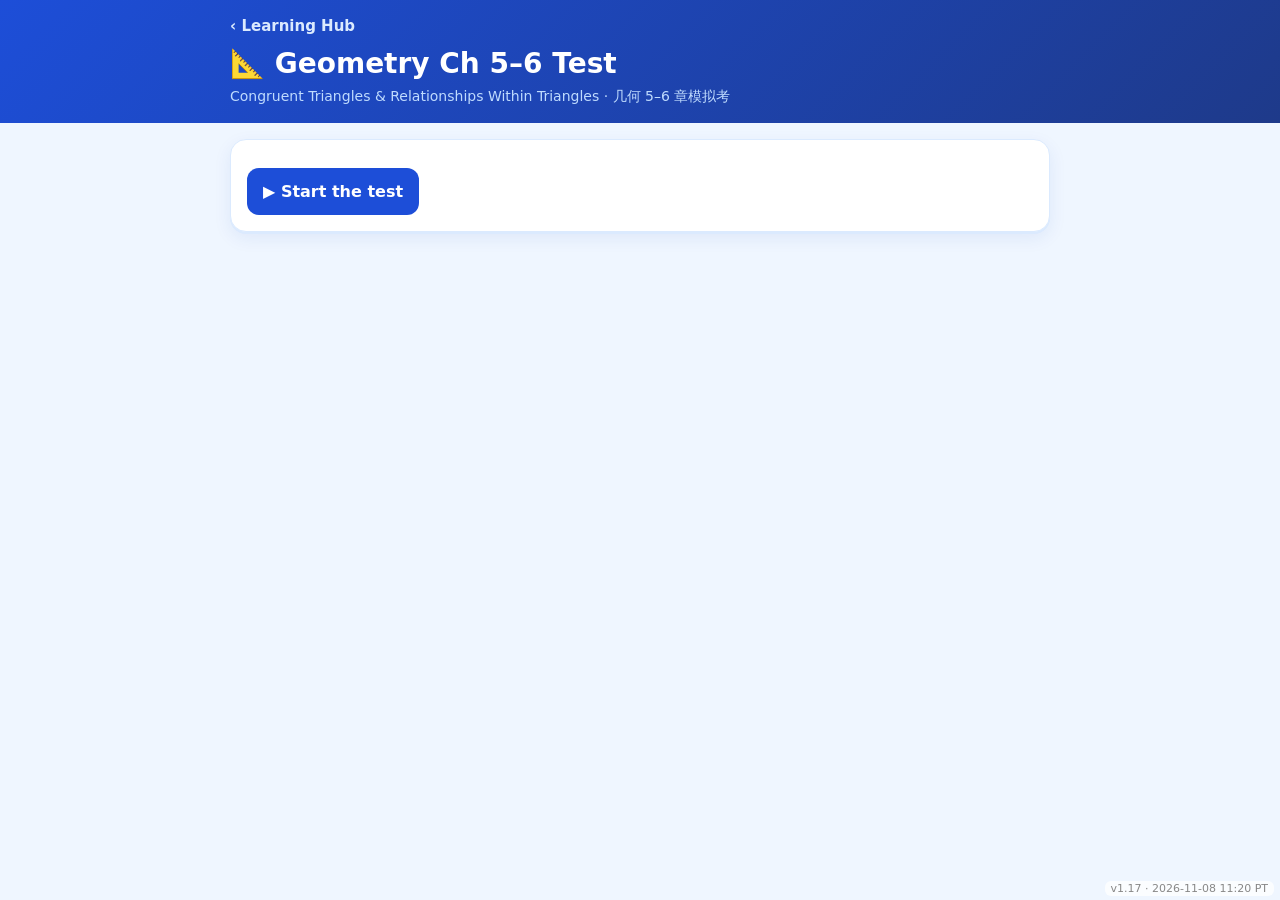
<file: study-hub/geometry/ch5-6-practice/index.html>
<!doctype html>
<html lang="en">
<head>
<meta charset="utf-8">
<meta name="viewport" content="width=device-width, initial-scale=1, viewport-fit=cover">
<meta name="theme-color" content="#1d4ed8">
<link rel="icon" type="image/svg+xml" href="../../favicon.svg">
<title>Geometry Ch 5–6 Test</title>
<style>
*{box-sizing:border-box;-webkit-tap-highlight-color:transparent}
html,body{margin:0;min-height:100%}
body{font-family:-apple-system,BlinkMacSystemFont,"Segoe UI",system-ui,sans-serif;color:#0f172a;background:#eff6ff;-webkit-text-size-adjust:100%;line-height:1.45}
.top{background:linear-gradient(135deg,#1d4ed8,#1e3a8a);color:#fff;padding:max(14px,env(safe-area-inset-top)) 16px 16px}
.wrap{max-width:820px;margin:0 auto}
.top h1{margin:0;font-size:clamp(20px,4.5vw,28px)}
.top p{margin:2px 0 0;color:#bfdbfe;font-size:14px}
.back{display:inline-block;color:#dbeafe;text-decoration:none;font-weight:600;font-size:15px;margin-bottom:6px}
main{padding:16px 14px 70px}
.card{background:#fff;border:1px solid #dbeafe;border-radius:16px;padding:16px;box-shadow:0 2px 0 #dbeafe,0 6px 18px rgba(30,64,175,.08);margin-bottom:14px}
.tag{display:inline-block;background:#dbeafe;color:#1e3a8a;font-size:12px;font-weight:700;padding:3px 9px;border-radius:999px;margin-bottom:8px}
.qn{font-weight:700;color:#475569;font-size:14px;margin-bottom:2px}
.q{font-size:18px;margin:6px 0 12px}
button{font:inherit;cursor:pointer;border:0;border-radius:12px;padding:12px 16px;font-weight:700;min-height:46px}
.pri{background:#1d4ed8;color:#fff}.pri:active{background:#1e3a8a}
.sec{background:#e0e7ff;color:#1e3a8a}
.warn{background:#fef3c7;color:#92400e}
.ghost{background:#fff;border:1px solid #cbd5e1;color:#334155}
button:disabled{opacity:.45;cursor:not-allowed}
.row{display:flex;flex-wrap:wrap;gap:10px;margin-top:12px}
input.ans{font:inherit;font-size:20px;padding:11px 12px;border:2px solid #93c5fd;border-radius:12px;width:170px;max-width:60%}
input.ans:focus{outline:none;border-color:#1d4ed8}
.unit{font-size:18px;color:#475569;margin-left:6px}
.opt{display:block;width:100%;text-align:left;background:#fff;border:2px solid #cbd5e1;color:#0f172a;margin:8px 0;font-weight:500;font-size:17px;padding:12px 14px;border-radius:12px}
.opt.sel{border-color:#1d4ed8;background:#dbeafe}
.opt.ok{border-color:#16a34a;background:#dcfce7}
.opt.bad{border-color:#dc2626;background:#fee2e2}
.fb{margin-top:12px;padding:10px 12px;border-radius:12px;font-weight:600}
.fb.ok{background:#dcfce7;color:#166534}.fb.bad{background:#fee2e2;color:#991b1b}.fb.info{background:#e0f2fe;color:#075985}
.hint{background:#fffbeb;border-left:5px solid #f59e0b;padding:9px 12px;border-radius:8px;margin-top:10px;font-size:16px}
.sol{background:#f0fdf4;border-left:5px solid #16a34a;padding:9px 12px;border-radius:8px;margin-top:10px;font-size:16px}
svg.dg{display:block;width:100%;max-width:340px;margin:6px auto 10px;background:#f8fafc;border:1px solid #e2e8f0;border-radius:12px}
svg.dg line,svg.dg polygon,svg.dg circle{stroke:#1e3a8a;stroke-width:2;fill:none}
svg.dg .dsh{stroke:#dc2626;stroke-dasharray:5 4;fill:none}
svg.dg .pt{fill:#dc2626;stroke:#dc2626}
svg.dg .grid line{stroke:#cbd5e1;stroke-width:1}
svg.dg text{font-size:14px;fill:#0f172a;font-weight:600}
svg.dg text.sm{font-size:12px;fill:#b91c1c}
.bar{height:12px;background:#e2e8f0;border-radius:999px;overflow:hidden;min-width:80px}
.bar i{display:block;height:100%;background:#16a34a}
.bar i.lo{background:#dc2626}.bar i.mid{background:#f59e0b}
table{width:100%;border-collapse:collapse;font-size:15px}
td,th{padding:8px 6px;border-bottom:1px solid #e2e8f0;text-align:left;vertical-align:middle}
.timer{position:sticky;top:0;z-index:5;background:#1e3a8a;color:#fff;padding:8px 14px;display:flex;justify-content:space-between;align-items:center;font-weight:700}
.timer.low{background:#b91c1c}
.pal{display:flex;flex-wrap:wrap;gap:6px;margin:8px 0}
.pal button{min-height:38px;width:42px;padding:0;background:#e2e8f0;color:#0f172a;border-radius:10px}
.pal button.done{background:#bfdbfe}.pal button.cur{outline:3px solid #1d4ed8}
.big{font-size:44px;font-weight:800;color:#1d4ed8}
.prog{height:8px;background:#dbeafe;border-radius:999px;overflow:hidden;margin-bottom:12px}.prog i{display:block;height:100%;background:#1d4ed8}
.chk{display:flex;gap:8px;align-items:flex-start;margin:6px 0;font-size:15px}.chk input{margin-top:4px;width:18px;height:18px}
small.m{color:#64748b}
@media print{.timer,.row,.pal{display:none}}

.sp{margin:6px 0}
ol.steps{padding-left:20px;margin:6px 0}ol.steps li{margin:6px 0}
.part{display:flex;flex-wrap:wrap;align-items:center;gap:8px;margin:8px 0}
.part label{font-weight:700;min-width:120px}
.part input.ans{width:150px}
.chips{display:flex;flex-wrap:wrap;gap:8px}
.chip{background:#fff;border:2px solid #cbd5e1;color:#0f172a;font-weight:600;padding:8px 12px;min-height:42px;border-radius:12px;font-size:16px}
.chip.sel{border-color:#1d4ed8;background:#dbeafe}
textarea.work{width:100%;min-height:86px;font:inherit;font-size:16px;border:2px dashed #93c5fd;border-radius:12px;padding:10px;background:#f8fbff;margin-top:6px}
.qh{display:flex;justify-content:space-between;gap:8px;align-items:center;margin-bottom:4px}
.pts{background:#fef3c7;color:#92400e;font-weight:800;border-radius:999px;padding:2px 10px;font-size:13px;white-space:nowrap}
.rv td:first-child{font-weight:700}
.good{color:#166534;font-weight:800}.badc{color:#991b1b;font-weight:800}
.wk{background:#fff7ed;border-left:5px solid #f97316;padding:8px 12px;border-radius:8px;margin:6px 0}
svg.dg .mk{stroke:#dc2626;stroke-width:1.8;fill:none}
table.pf{width:100%;border-collapse:collapse;font-size:15px;margin:8px 0}
table.pf th{background:#e0e7ff;color:#1e3a8a;text-align:left;padding:7px 6px;font-size:14px}
table.pf td{padding:7px 6px;border:1px solid #cbd5e1;vertical-align:middle}
table.pf td.n{width:28px;text-align:center;color:#475569;font-weight:700}
select.dd{font:inherit;font-size:15px;width:100%;padding:8px 6px;border:2px solid #93c5fd;border-radius:10px;background:#fff;color:#0f172a;min-height:42px}
select.dd.has{border-color:#1d4ed8;background:#eff6ff}
.pf .okc{background:#dcfce7}.pf .badcell{background:#fee2e2}
.pf s{color:#991b1b}
.pf td[data-l]::before{display:none}.sw{display:none}
@media(max-width:560px){table.pf tr:first-child{display:none}table.pf,table.pf tbody{display:block}table.pf tr{display:block;border:1px solid #cbd5e1;border-radius:12px;margin:8px 0;padding:6px 8px;background:#fff}
 table.pf td{display:block;border:0;padding:3px 0}table.pf td.n{width:auto;text-align:left;font-size:13px}table.pf td.n::after{content:' '}.sw{display:inline}
 .pf td[data-l]::before{display:block;content:attr(data-l);font-size:11px;font-weight:700;color:#64748b;text-transform:uppercase;letter-spacing:.04em}}
.gv{background:#f1f5f9;border-radius:10px;padding:8px 12px;margin:6px 0 4px}
</style>
</head>
<body>
<div class="top"><div class="wrap"><a class="back" href="../../">‹ Learning Hub</a><h1>📐 Geometry Ch 5–6 Test</h1><p>Congruent Triangles &amp; Relationships Within Triangles · 几何 5–6 章模拟考</p></div></div>
<div id="timerbar"></div>
<main><div class="wrap" id="app"></div></main>
<script>
/* Geometry Ch 5-6 test generator: 10 multi-step questions, 36 raw points -> scaled to 40. */
(function(root){
'use strict';
const M='\u2212', DEG='\u00B0', ANG='\u2220', TRI='\u25B3', CONG='\u2245';
function rng(seed){let s=seed>>>0;const f=()=>{s=(s+0x6D2B79F5)>>>0;let t=s;t=Math.imul(t^(t>>>15),t|1);t^=t+Math.imul(t^(t>>>7),t|61);return((t^(t>>>14))>>>0)/4294967296};
  return {f,int:(a,b)=>a+Math.floor(f()*(b-a+1)),pick:a=>a[Math.floor(f()*a.length)],shuffle:a=>{a=a.slice();for(let i=a.length-1;i>0;i--){const j=Math.floor(f()*(i+1));[a[i],a[j]]=[a[j],a[i]]}return a}}}
const sg=n=>n<0?M+(-n):String(n);
// polynomial text  c2 v^2 + c1 v + c0
function poly(c2,c1,c0,v){v=v||'x';const out=[];const add=(c,t)=>{if(c===0)return;const ab=Math.abs(c);const body=(t&&ab===1)?t:(ab+t);out.push([c<0,body])};
  add(c2,v+'\u00B2');add(c1,v);add(c0,'');if(!out.length)return '0';
  return out.map(([neg,b],i)=>i===0?(neg?M+b:b):(neg?' '+M+' ':' + ')+b).join('')}
const lin=(a,b,v)=>poly(0,a,b,v);
const fac=(r,v)=>'('+(v||'x')+(r>=0?' '+M+' '+r:' + '+(-r))+')';
const rule=s=>`<div class="sp">${s}</div>`;
const steps=a=>'<ol class="steps">'+a.map(s=>'<li>'+s+'</li>').join('')+'</ol>';
const I=s=>'<i>'+s+'</i>';
function mkQuad(R,r1,r2,m,n,lim){ // x^2+a x+c = m x+n has roots r1,r2
  const a=m-(r1+r2), c=n+r1*r2; if(Math.abs(a)>(lim||10)||Math.abs(c)>(lim?lim*4:45))return null; return {a,c}}
function quadSolText(v,qa,qc,m,n,r1,r2){ // v: 'x'
  const A=qa-m, C=qc-n;
  return `Set the two expressions equal: ${poly(1,qa,qc,v)} = ${lin(m,n,v)}. Move everything to one side: ${poly(1,A,C,v)} = 0. Factor: ${fac(r1,v)}${fac(r2,v)} = 0, so ${I(v)} = ${r1} or ${I(v)} = ${sg(r2)}.`}

/* diagrams */
const T=(x,y,s,a,c)=>`<text x="${x}" y="${y}" text-anchor="${a||'middle'}" class="${c||''}">${s}</text>`;
const Ln=(x1,y1,x2,y2,c)=>`<line x1="${x1}" y1="${y1}" x2="${x2}" y2="${y2}" class="${c||''}"/>`;
const Pg=p=>`<polygon points="${p.map(q=>q.join(',')).join(' ')}"/>`;
const Dot=(x,y)=>`<circle cx="${x}" cy="${y}" r="3" class="pt"/>`;
const SVG=(b,h)=>`<svg viewBox="0 0 280 ${h||165}" class="dg" role="img" xmlns="http://www.w3.org/2000/svg">${b}</svg>`;

/* ---------- Q1: congruent parts, quadratic, valid root ---------- */
function q1(R){for(;;){const r1=R.int(3,9),r2=-R.int(1,7),m=R.int(2,5),n=R.int(-4,6);const val=m*r1+n;if(val<8||val>60||m*r2+n>0)continue;const qd=mkQuad(R,r1,r2,m,n);if(!qd)continue;
  const bc=R.int(6,15),df=R.int(8,20),per=val+bc+df;
  return {topic:'5.2 Congruent polygons (quadratic)',pts:4,
   text:`${TRI}ABC ${CONG} ${TRI}DEF. AB = (${poly(1,qd.a,qd.c)}), DE = (${lin(m,n)}), BC = ${bc}, and DF = ${df}.<br>(a) Solve for ${I('x')}. Only one root gives a possible side length. (b) Find AB. (c) Find the perimeter of ${TRI}ABC.`,
   parts:[{l:'(a) x',ans:r1,pts:2},{l:'(b) AB',ans:val,pts:1},{l:'(c) perimeter of '+TRI+'ABC',ans:per,pts:1}],
   sol:steps([`Corresponding sides of congruent triangles are congruent, so AB = DE. ${quadSolText('x',qd.a,qd.c,m,n,r1,r2)}`,
     `Check each root in a side length: ${I('x')} = ${sg(r2)} makes DE = ${lin(m,n).replace(/x/g,'('+sg(r2)+')')} = ${sg(m*r2+n)}, which is not a positive length, so reject it. <b>${I('x')} = ${r1}</b>.`,
     `AB = DE = ${m}(${r1}) ${n<0?M+' '+(-n):'+ '+n} = <b>${val}</b>.`,
     `AC ${CONG} DF (corresponding sides), so AC = ${df}. Perimeter = ${val} + ${bc} + ${df} = <b>${per}</b>.`]),
   params:{kind:1,r1,r2,m,n,a:qd.a,c:qd.c,bc,df}}}}

/* ---------- Q2: isosceles with quadratic angle expressions ---------- */
function q2(R){for(;;){const r1=R.int(4,9),r2=-R.int(1,8),m=R.int(3,6),n=R.int(-10,10);const Bv=m*r1+n;if(Bv<32||Bv>76||m*r2+n>0)continue;const qd=mkQuad(R,r1,r2,m,n);if(!qd)continue;
  const V=180-2*Bv;
  const svg=SVG(Pg([[140,18],[40,140],[240,140]])+T(140,12,'A')+T(30,150,'B','end')+T(250,150,'C','start')+T(70,134,`(${poly(1,qd.a,qd.c)})${DEG}`,'start','sm')+T(210,134,`(${lin(m,n)})${DEG}`,'end','sm')+Ln(88,72,96,76)+Ln(184,76,192,72));
  return {topic:'5.1/5.4 Isosceles triangles (quadratic)',pts:4,svg,
   text:`${TRI}ABC is isosceles with AB ${CONG} AC. m${ANG}B = (${poly(1,qd.a,qd.c)})${DEG} and m${ANG}C = (${lin(m,n)})${DEG}. Only one solution for ${I('x')} gives a real triangle.<br>(a) Find ${I('x')}. (b) Find m${ANG}B. (c) Find the vertex angle m${ANG}A.`,
   parts:[{l:'(a) x',ans:r1,pts:2},{l:'(b) m\u2220B (degrees)',ans:Bv,pts:1},{l:'(c) m\u2220A (degrees)',ans:V,pts:1}],
   sol:steps([`AB ${CONG} AC, so the base angles are congruent (Base Angles Theorem): ${ANG}B = ${ANG}C. ${quadSolText('x',qd.a,qd.c,m,n,r1,r2)}`,
     `${I('x')} = ${sg(r2)} makes ${ANG}C = ${sg(m*r2+n)}${DEG}, which is not a possible angle. Reject it: <b>${I('x')} = ${r1}</b>.`,
     `m${ANG}B = ${m}(${r1}) ${n<0?M+' '+(-n):'+ '+n} = <b>${Bv}${DEG}</b> (and ${ANG}C is the same).`,
     `Angle sum: m${ANG}A = 180 ${M} 2(${Bv}) = <b>${V}${DEG}</b>.`]),
   params:{kind:2,r1,r2,m,n,a:qd.a,c:qd.c}}}}

/* ---------- Q3: theorem + CPCTC ---------- */
function q3(R){for(;;){const x0=R.int(3,10),a=R.int(2,6),c=R.int(1,6),b=R.int(-5,8);if(a===c)continue;const AB=a*x0+b;if(AB<8||AB>50)continue;const d=AB-c*x0;if(d<-8||d>12)continue;
  const y0=R.int(3,9),p=R.int(2,6),r=R.int(1,6),qq=R.int(-6,8);if(p===r)continue;const AC=p*y0+qq;if(AC<10||AC>60)continue;const s=AC-r*y0;if(s<-10||s>12)continue;
  const v=R.pick(['SAS','ASA']);const k=R.int(6,14);
  const given=v==='SAS'?`It is also given that BC = EF = ${k} and ${ANG}B ${CONG} ${ANG}E.`:`It is also given that ${ANG}A ${CONG} ${ANG}D and ${ANG}B ${CONG} ${ANG}E.`;
  const opts=['SAS','SSS','ASA','AAS','HL'];
  return {topic:'5.3\u20135.7 Congruence theorem + CPCTC',pts:4,
   text:`In ${TRI}ABC and ${TRI}DEF, AB = (${lin(a,b)}) and DE = (${lin(c,d)}) are corresponding sides, and AB ${CONG} DE. ${given}<br>(a) Find ${I('x')}. (b) Which theorem proves ${TRI}ABC ${CONG} ${TRI}DEF? Then, since AC = (${lin(p,qq,'y')}) and DF = (${lin(r,s,'y')}): (c) use CPCTC to find ${I('y')}. (d) Find AC.`,
   parts:[{l:'(a) x',ans:x0,pts:1},{l:'(b) theorem',type:'mc',opts,ans:opts.indexOf(v),pts:1},{l:'(c) y',ans:y0,pts:1},{l:'(d) AC',ans:AC,pts:1}],
   sol:steps([`AB ${CONG} DE: ${lin(a,b)} = ${lin(c,d)} → ${a-c}x = ${d-b} → <b>${I('x')} = ${x0}</b> (AB = DE = ${AB}).`,
     v==='SAS'?`We now have AB ${CONG} DE, BC ${CONG} EF, and ${ANG}B ${CONG} ${ANG}E. ${ANG}B is the angle <i>between</i> AB and BC, so it is <b>SAS</b>.`:`We now have ${ANG}A ${CONG} ${ANG}D, AB ${CONG} DE, and ${ANG}B ${CONG} ${ANG}E. AB is the side <i>between</i> the two angles, so it is <b>ASA</b>.`,
     `Corresponding parts of congruent triangles are congruent (CPCTC), so AC ${CONG} DF: ${lin(p,qq,'y')} = ${lin(r,s,'y')} → ${p-r}y = ${s-qq} → <b>${I('y')} = ${y0}</b>.`,
     `AC = ${p}(${y0}) ${qq<0?M+' '+(-qq):'+ '+qq} = <b>${AC}</b> (DF = ${AC} as well).`]),
   params:{kind:3,x0,a,b,c,d,y0,p,qq,r,s,v}}}}

/* ---------- Q4: centroid 2:1 with expressions (two medians) ---------- */
function q4(R){for(;;){const x0=R.int(2,8),c=R.int(1,4),d=R.int(-3,8),PD=c*x0+d;if(PD<3)continue;const AP=2*PD,a=R.int(3,9);if(a===2*c)continue;const b=AP-a*x0;if(Math.abs(b)>9)continue;
  const y0=R.int(2,8),g=R.int(1,3),h=R.int(-2,6),PE=g*y0+h;if(PE<3)continue;const e=R.int(3,8);if(e===2*g)continue;const f=2*PE-e*y0;if(Math.abs(f)>9)continue;
  const svg=SVG(Pg([[140,14],[30,140],[250,140]])+Ln(140,14,140,140,'dsh')+Ln(30,140,195,77,'dsh')+Dot(140,98)+T(140,10,'A')+T(22,150,'B','end')+T(258,150,'C','start')+T(146,152,'D','start')+T(204,74,'E','start')+T(146,92,'P','start')+
    T(134,60,`AP=${lin(a,b)}`,'end','sm')+T(146,128,`PD=${lin(c,d)}`,'start','sm')+T(64,102,`BP=${lin(e,f,'y')}`,'middle','sm')+T(196,106,`PE=${lin(g,h,'y')}`,'middle','sm'));
  return {topic:'6.3 Medians & centroid (2:1)',pts:4,svg,
   text:`P is the centroid of ${TRI}ABC. AD and BE are medians. AP = (${lin(a,b)}) and PD = (${lin(c,d)}); BP = (${lin(e,f,'y')}) and PE = (${lin(g,h,'y')}).<br>(a) Find ${I('x')}. (b) Find the length of median AD. (c) Find ${I('y')}. (d) Find the length of median BE.`,
   parts:[{l:'(a) x',ans:x0,pts:1},{l:'(b) AD',ans:3*PD,pts:1},{l:'(c) y',ans:y0,pts:1},{l:'(d) BE',ans:3*PE,pts:1}],
   sol:steps([`Centroid Theorem: the centroid is 2/3 of the way from a vertex, so AP = 2\u00B7PD. ${lin(a,b)} = 2(${lin(c,d)}) → ${lin(a,b)} = ${lin(2*c,2*d)} → ${a-2*c}x = ${2*d-b} → <b>${I('x')} = ${x0}</b>.`,
     `AP = ${2*PD}, PD = ${PD}, so AD = AP + PD = <b>${3*PD}</b>.`,
     `BP = 2\u00B7PE: ${lin(e,f,'y')} = ${lin(2*g,2*h,'y')} → ${e-2*g}y = ${2*h-f} → <b>${I('y')} = ${y0}</b>.`,
     `BP = ${2*PE}, PE = ${PE}, so BE = <b>${3*PE}</b>.`]),
   params:{kind:4,x0,a,b,c,d,y0,e,f,g,h}}}}

/* ---------- Q5: midsegment ---------- */
function q5(R){for(;;){const x0=R.int(4,12),a=R.int(1,3),b=R.int(-3,6),DE=a*x0+b;if(DE<4)continue;const AC=2*DE,c=R.int(3,8);if(c===2*a)continue;const d=AC-c*x0;if(Math.abs(d)>14)continue;
  const AB=2*R.int(10,30),BC=2*R.int(10,30);const per=(AB+BC+AC)/2;
  const svg=SVG(Pg([[140,14],[30,140],[250,140]])+Ln(85,77,195,77,'dsh')+Dot(85,77)+Dot(195,77)+T(140,10,'B')+T(22,150,'A','end')+T(258,150,'C','start')+T(78,76,'D','end')+T(202,76,'E','start')+T(140,70,`DE=${lin(a,b)}`,'middle','sm')+T(140,158,`AC=${lin(c,d)}`,'middle','sm'));
  return {topic:'6.4 Midsegment theorem',pts:4,svg,
   text:`In ${TRI}ABC, D and E are the midpoints of AB and BC. DE = (${lin(a,b)}) and AC = (${lin(c,d)}). Also AB = ${AB} and BC = ${BC}. F is the midpoint of AC.<br>(a) Find ${I('x')}. (b) Find AC. (c) Find the perimeter of the midsegment triangle ${TRI}DEF.`,
   parts:[{l:'(a) x',ans:x0,pts:1},{l:'(b) AC',ans:AC,pts:1},{l:'(c) perimeter of '+TRI+'DEF',ans:per,pts:2}],
   sol:steps([`DE joins two midpoints, so by the Triangle Midsegment Theorem DE = \u00BD\u00B7AC, i.e. AC = 2\u00B7DE. ${lin(c,d)} = 2(${lin(a,b)}) = ${lin(2*a,2*b)} → ${c-2*a}x = ${2*b-d} → <b>${I('x')} = ${x0}</b>.`,
     `DE = ${DE}, so AC = <b>${AC}</b>.`,
     `Each side of ${TRI}DEF is half of the side it is parallel to: DE = ${AC}/2 = ${DE}, EF = AB/2 = ${AB/2}, DF = BC/2 = ${BC/2}.`,
     `Perimeter = ${DE} + ${AB/2} + ${BC/2} = <b>${per}</b> (half of the perimeter of ${TRI}ABC, ${AB+BC+AC}).`]),
   params:{kind:5,x0,a,b,c,d,AB,BC}}}}

/* ---------- Q6: triangle inequality range ---------- */
function q6(R){for(;;){const s1=R.int(5,14),s2=s1+R.int(2,9),L=s2-s1,U=s1+s2,a=R.pick([2,3,4]),b=R.int(-4,L-1);const lo=(L-b)/a,hi=(U-b)/a;if(lo<=0)continue;
  const xmin=Math.floor(lo+1e-9)+1,xmax=Math.ceil(hi-1e-9)-1;if(xmax-xmin<3)continue;
  const per=s1+s2+a*xmax+b;
  return {topic:'6.5 Triangle inequality',pts:4,
   text:`The sides of a triangle measure ${s1}, ${s2}, and (${lin(a,b)}), where ${I('x')} is a whole number.<br>(a) Find the smallest possible whole-number value of ${I('x')}. (b) Find the largest possible whole-number value of ${I('x')}. (c) Find the largest possible perimeter of the triangle.`,
   parts:[{l:'(a) smallest x',ans:xmin,pts:1},{l:'(b) largest x',ans:xmax,pts:1},{l:'(c) largest perimeter',ans:per,pts:2}],
   sol:steps([`Triangle Inequality: the third side must be greater than the difference and less than the sum of the other two: ${L} < ${lin(a,b)} < ${U}.`,
     `Subtract ${b<0?M+' ('+b+')':b} and divide by ${a}: ${L-b}/${a} < x < ${U-b}/${a}, i.e. ${+lo.toFixed(3)} < x < ${+hi.toFixed(3)}. (Strict inequalities, so equality is not allowed.)`,
     `Smallest whole number: <b>${xmin}</b>. Largest whole number: <b>${xmax}</b>.`,
     `Largest perimeter uses x = ${xmax}: third side = ${a}(${xmax}) ${b<0?M+' '+(-b):'+ '+b} = ${a*xmax+b}. Perimeter = ${s1} + ${s2} + ${a*xmax+b} = <b>${per}</b>.`]),
   params:{kind:6,s1,s2,a,b}}}}

/* ---------- Q7: hinge with algebra ---------- */
function q7(R){for(;;){const a=R.int(3,6),b=R.int(-8,8),c=R.int(50,90),lo=(c-b)/a,hi=(180-b)/a;if(lo<=0)continue;const xmin=Math.floor(lo+1e-9)+1,xmax=Math.ceil(hi-1e-9)-1;if(xmax-xmin<4)continue;
  const dg=SVG(Pg([[20,125],[120,125],[78,38]])+Pg([[155,125],[255,125],[196,70]])+T(24,140,'B','start')+T(122,140,'A','start')+T(76,32,'C')+T(159,140,'E','start')+T(257,140,'D','start')+T(194,64,'F')+
     T(60,112,`(${lin(a,b)})${DEG}`,'start','sm')+T(172,112,`${c}${DEG}`,'start','sm'));
  return {topic:'6.6 Hinge theorem (inequalities in two triangles)',pts:4,svg:dg,
   text:`In ${TRI}ABC and ${TRI}DEF, AB ${CONG} DE and BC ${CONG} EF. m${ANG}B = (${lin(a,b)})${DEG} and m${ANG}E = ${c}${DEG}. It is given that AC &gt; DF.<br>(a) Find the smallest possible whole-number value of ${I('x')}. (b) Find the largest possible whole-number value of ${I('x')}. (c) Find the difference between the greatest and least possible whole-number measures of ${ANG}B.`,
   parts:[{l:'(a) smallest x',ans:xmin,pts:1},{l:'(b) largest x',ans:xmax,pts:1},{l:'(c) difference (degrees)',ans:a*(xmax-xmin),pts:2}],
   sol:steps([`Two pairs of sides are congruent, and the third side AC is longer than DF, so by the Converse of the Hinge Theorem the included angle is larger: m${ANG}B &gt; m${ANG}E.`,
     `${lin(a,b)} &gt; ${c} → x &gt; ${+lo.toFixed(3)}.`,
     `An angle in a triangle must be less than 180${DEG}: ${lin(a,b)} &lt; 180 → x &lt; ${+hi.toFixed(3)}.`,
     `So ${+lo.toFixed(3)} &lt; x &lt; ${+hi.toFixed(3)}. Smallest whole number <b>${xmin}</b>, largest <b>${xmax}</b>.`,
     `m${ANG}B ranges from ${a*xmin+b}${DEG} to ${a*xmax+b}${DEG}. Difference = ${a*xmax+b} ${M} ${a*xmin+b} = <b>${a*(xmax-xmin)}</b>.`]),
   params:{kind:7,a,b,c}}}}

/* ---------- Q8: circumcenter (quadratic) + incenter ---------- */
function q8(R){for(;;){const r1=R.int(3,8),r2=-R.int(1,6),m=R.int(2,5),n=R.int(-3,8);const val=m*r1+n;if(val<5||m*r2+n>0)continue;const qd=mkQuad(R,r1,r2,m,n);if(!qd)continue;
  const tr=R.pick([[3,4,5],[5,12,13],[8,15,17],[7,24,25],[9,12,15]]),k=tr[0]===9?1:R.int(1,2);const l1=tr[0]*k,l2=tr[1]*k,hy=tr[2]*k,rin=(l1+l2-hy)/2;
  return {topic:'6.2 Circumcenter & incenter',pts:3,
   text:`(a)\u2013(b) P is the circumcenter of ${TRI}ABC. PA = (${lin(m,n)}) and PB = (${poly(1,qd.a,qd.c)}). Solve for ${I('x')} (reject the root that gives a negative length), then find the circumradius PA.<br>(c) A right triangle has legs ${l1} and ${l2}. Find the radius of its inscribed circle.`,
   parts:[{l:'(a) x',ans:r1,pts:1},{l:'(b) PA',ans:val,pts:1},{l:'(c) inradius',ans:rin,pts:1}],
   sol:steps([`Circumcenter Theorem: the circumcenter is equidistant from the vertices, so PA = PB. ${quadSolText('x',qd.a,qd.c,m,n,r1,r2)}`,
     `${I('x')} = ${sg(r2)} gives PA = ${sg(m*r2+n)}, not a length. So <b>${I('x')} = ${r1}</b>.`,
     `PA = ${m}(${r1}) ${n<0?M+' '+(-n):'+ '+n} = <b>${val}</b>.`,
     `Hypotenuse = \u221A(${l1}\u00B2 + ${l2}\u00B2) = \u221A${l1*l1+l2*l2} = ${hy}. The incenter is equidistant from the sides: area = \u00BD\u00B7perimeter\u00B7r → \u00BD(${l1})(${l2}) = \u00BD(${l1+l2+hy})r → ${l1*l2/2} = ${(l1+l2+hy)/2}r → r = <b>${rin}</b>. (Shortcut for right triangles: r = (a + b ${M} c)/2.)`]),
   params:{kind:8,r1,r2,m,n,a:qd.a,c:qd.c,l1,l2}}}}

/* ---------- Q9: angle bisector (quadratic) + perpendicular bisector ---------- */
function q9(R){for(;;){const r1=R.int(3,9),r2=-R.int(1,8),m=R.int(2,5),n=R.int(-6,8);const val=m*r1+n;if(val<15||val>70||m*r2+n>0)continue;const qd=mkQuad(R,r1,r2,m,n);if(!qd)continue;
  const y0=R.int(2,9),a2=R.int(2,7),c2=R.int(1,6),b2=R.int(-5,8);if(a2===c2)continue;const PX=a2*y0+b2;if(PX<8||PX>50)continue;const d2=PX-c2*y0;if(d2<-8||d2>12)continue;
  return {topic:'6.1 Angle & perpendicular bisectors',pts:3,
   text:`(a)\u2013(b) Ray BD bisects ${ANG}ABC. m${ANG}ABD = (${poly(1,qd.a,qd.c)})${DEG} and m${ANG}DBC = (${lin(m,n)})${DEG}. Find ${I('x')} (reject the root that gives a non-positive angle), then find m${ANG}ABC.<br>(c) Point P lies on the perpendicular bisector of XY. PX = (${lin(a2,b2,'y')}) and PY = (${lin(c2,d2,'y')}). Find PX.`,
   parts:[{l:'(a) x',ans:r1,pts:1},{l:'(b) m\u2220ABC (degrees)',ans:2*val,pts:1},{l:'(c) PX',ans:PX,pts:1}],
   sol:steps([`A bisector splits the angle into two equal angles: ${ANG}ABD = ${ANG}DBC. ${quadSolText('x',qd.a,qd.c,m,n,r1,r2)}`,
     `${I('x')} = ${sg(r2)} gives ${ANG}DBC = ${sg(m*r2+n)}${DEG}, not a real angle. So <b>${I('x')} = ${r1}</b>.`,
     `Each half is ${m}(${r1}) ${n<0?M+' '+(-n):'+ '+n} = ${val}${DEG}, so m${ANG}ABC = 2(${val}) = <b>${2*val}${DEG}</b>.`,
     `Perpendicular Bisector Theorem: P is equidistant from X and Y, so PX = PY: ${lin(a2,b2,'y')} = ${lin(c2,d2,'y')} → ${a2-c2}y = ${d2-b2} → ${I('y')} = ${y0}. PX = ${a2}(${y0}) ${b2<0?M+' '+(-b2):'+ '+b2} = <b>${PX}</b>.`]),
   params:{kind:9,r1,r2,m,n,a:qd.a,c:qd.c,y0,a2,b2,c2,d2}}}}

/* ---------- Q10: coordinate proof step ---------- */
function classify(P){const d=[0,1,2].map(i=>{const A=P[i],B=P[(i+1)%3];return (A[0]-B[0])**2+(A[1]-B[1])**2}).sort((x,y)=>x-y);
  const iso=d[0]===d[1]||d[1]===d[2],right=d[0]+d[1]===d[2];return {d,iso,right}}
const CL=['Isosceles right triangle','Isosceles, not right','Scalene right triangle','Scalene, not right'];
const clIdx=c=>c.iso?(c.right?0:1):(c.right?2:3);
function q10(R){for(;;){const kind=R.pick(['isoRight','isoAcute','scalene']);let P;
  if(kind==='isoRight'){const p=R.int(1,6)*R.pick([1,-1]),q=R.int(1,6)*R.pick([1,-1]),A=[R.int(-4,4),R.int(-4,4)];P=[A,[A[0]+p,A[1]+q],[A[0]-q,A[1]+p]]}
  else if(kind==='isoAcute'){const k=R.int(2,6),h=R.int(2,9),y=R.int(-4,3),sx=R.int(-3,3);if(h===k)continue;P=[[sx-k,y],[sx+k,y],[sx,y+h]]}
  else{P=[0,1,2].map(()=>[R.int(-8,8),R.int(-8,8)])}
  if(P.some(p=>Math.abs(p[0])>10||Math.abs(p[1])>10))continue;
  const cr=(P[1][0]-P[0][0])*(P[2][1]-P[0][1])-(P[1][1]-P[0][1])*(P[2][0]-P[0][0]);if(cr===0)continue;
  const c=classify(P);if(kind==='scalene'&&(c.iso||c.right))continue;if(new Set(c.d).size===1)continue;
  const longest=Math.sqrt(c.d[2]),ci=clIdx(c);
  const nm=['A','B','C'];const lab=P.map((p,i)=>`${nm[i]}(${sg(p[0])}, ${sg(p[1])})`).join(', ');
  const sides=[[0,1],[1,2],[0,2]].map(([i,j])=>({n:nm[i]+nm[j],d2:(P[i][0]-P[j][0])**2+(P[i][1]-P[j][1])**2,dx:P[j][0]-P[i][0],dy:P[j][1]-P[i][1]}));
  const sqt=n=>{let k=1,r=n;for(let f=2;f*f<=r;f++){while(r%(f*f)===0){r/=f*f;k*=f}}return r===1?String(k):(k===1?'':k)+'\u221A'+r};
  return {topic:'5.8 Coordinate proofs (distance formula)',pts:2,
   text:`${TRI}ABC has vertices ${lab}. Use the distance formula on all three sides.<br>(a) Find the length of the longest side to the nearest hundredth. (b) Classify the triangle (use side lengths, and the converse of the Pythagorean Theorem if needed).`,
   parts:[{l:'(a) longest side',ans:Math.round(longest*100)/100,pts:1,tol:0.011},{l:'(b) classification',type:'mc',opts:CL,ans:ci,pts:1}],
   sol:steps(sides.map(s=>`${s.n} = \u221A[(${sg(s.dx)})\u00B2 + (${sg(s.dy)})\u00B2] = \u221A${s.d2} = ${sqt(s.d2)} \u2248 ${Math.sqrt(s.d2).toFixed(2)}`).concat([
     `Squared lengths: ${c.d.join(', ')}. ${c.iso?'Two sides are equal, so the triangle is isosceles.':'No two sides are equal, so it is scalene.'} ${c.d[0]} + ${c.d[1]} ${c.right?'=':'\u2260'} ${c.d[2]}, so it is ${c.right?'<b>a right triangle</b>':'<b>not a right triangle</b>'}.`,
     `Longest side \u2248 <b>${(Math.round(longest*100)/100).toFixed(2)}</b>. Classification: <b>${CL[ci]}</b>.`])),
   params:{kind:10,P}}}}

/* ---------- Two-column proofs (Q11-Q13) ---------- */
const REASONS=['Given','Reflexive Property of Congruence','Definition of midpoint','Definition of angle bisector','Definition of perpendicular lines','Definition of right triangle','Vertical Angles Congruence Theorem','Alternate Interior Angles Theorem','Corresponding Angles Theorem','Right Angles Congruence Theorem','Base Angles Theorem','Converse of the Base Angles Theorem','Perpendicular Bisector Theorem','Angle Bisector Theorem','SSS Congruence Theorem','SAS Congruence Theorem','ASA Congruence Theorem','AAS Congruence Theorem','HL Congruence Theorem','CPCTC'].sort((a,b)=>a.toLowerCase()<b.toLowerCase()?-1:1);
const LETTERS='ABCDEFGHJKLMNPQRSTUVWXYZ'.split('');
const cg=(x,y)=>`${x} ${CONG} ${y}`, an=(a,b,c)=>ANG+a+(b||'')+(c||''), tr=(a,b,c)=>TRI+a+b+c;
function tick(x1,y1,x2,y2,n){const mx=(x1+x2)/2,my=(y1+y2)/2,L=Math.hypot(x2-x1,y2-y1),ux=(x2-x1)/L,uy=(y2-y1)/L;let o='';for(let i=0;i<n;i++){const t=(i-(n-1)/2)*5,cx=mx+ux*t,cy=my+uy*t;o+=Ln((cx-uy*6).toFixed(1),(cy+ux*6).toFixed(1),(cx+uy*6).toFixed(1),(cy-ux*6).toFixed(1),'mk')}return o}
function arc(vx,vy,x1,y1,x2,y2,r,n){let o='';const a1=Math.hypot(x1-vx,y1-vy),a2=Math.hypot(x2-vx,y2-vy),u1=[(x1-vx)/a1,(y1-vy)/a1],u2=[(x2-vx)/a2,(y2-vy)/a2],sw=(u1[0]*u2[1]-u1[1]*u2[0])>0?1:0;
  for(let i=0;i<n;i++){const rr=r+i*4;o+=`<path class="mk" d="M${(vx+u1[0]*rr).toFixed(1)} ${(vy+u1[1]*rr).toFixed(1)} A${rr} ${rr} 0 0 ${sw} ${(vx+u2[0]*rr).toFixed(1)} ${(vy+u2[1]*rr).toFixed(1)}"/>`}return o}
function rtm(vx,vy,x1,y1,x2,y2,s){s=s||10;const a1=Math.hypot(x1-vx,y1-vy),a2=Math.hypot(x2-vx,y2-vy),u=[(x1-vx)/a1,(y1-vy)/a1],w=[(x2-vx)/a2,(y2-vy)/a2];
  return `<polyline class="mk" points="${vx+u[0]*s},${vy+u[1]*s} ${vx+(u[0]+w[0])*s},${vy+(u[1]+w[1])*s} ${vx+w[0]*s},${vy+w[1]*s}"/>`}
const poly2=(pts)=>`<polygon points="${pts.map(q=>q.join(',')).join(' ')}"/>`;
const PL=(p)=>p; // placeholder for readability

/* Each template: rows {s,r,u (statement fully determined by its reason), note}, pats = list of blank patterns [row,'S'|'R'|'B'] (8 blanks), distractors */
const PT={
 A(R,L){const [a,b,c,d,e]=L;
  const svg=SVG(poly2([[50,30],[230,30],[230,130],[50,130]])+Ln(50,30,230,130)+Ln(50,130,230,30)+tick(50,30,140,80,1)+tick(140,80,230,130,1)+tick(50,130,140,80,2)+tick(140,80,230,30,2)+
    T(42,26,a,'end')+T(238,26,d,'start')+T(238,146,c,'start')+T(42,146,b,'end')+T(140,66,e));
  return {id:'A',topic:'5.3/5.7 Proof: SAS + vertical angles + CPCTC',svg,
   given:[`${e} is the midpoint of ${a}${c}`,`${e} is the midpoint of ${b}${d}`],prove:cg(a+b,c+d),
   rows:[{s:`${e} is the midpoint of ${a}${c}`,r:'Given',u:0,note:'First given fact.'},
    {s:cg(a+e,c+e),r:'Definition of midpoint',u:0,note:`A midpoint splits a segment into two congruent pieces, so ${a}${e} ${CONG} ${c}${e}.`},
    {s:`${e} is the midpoint of ${b}${d}`,r:'Given',u:0,note:'Second given fact.'},
    {s:cg(b+e,d+e),r:'Definition of midpoint',u:0,note:`Same idea for ${b}${d}.`},
    {s:cg(an(a,e,b),an(c,e,d)),r:'Vertical Angles Congruence Theorem',u:1,note:`${a}${c} and ${b}${d} cross at ${e}, so these angles are vertical angles.`},
    {s:cg(tr(a,e,b),tr(c,e,d)),r:'SAS Congruence Theorem',u:1,note:`Two pairs of sides and the angle <i>between</i> them (the vertical angles at ${e}).`},
    {s:cg(a+b,c+d),r:'CPCTC',u:1,note:'Corresponding parts of congruent triangles are congruent.'}],
   pats:[[[1,'R'],[2,'R'],[3,'R'],[4,'R'],[5,'S'],[6,'B'],[7,'S']],[[1,'R'],[2,'R'],[4,'R'],[5,'B'],[6,'B'],[7,'R']]],
   dist:[cg(an(a,e,b),an(a,e,d)),cg(tr(a,e,b),tr(d,e,c)),cg(a+c,b+d),cg(a+d,b+c)]}},
 B(R,L){const [a,b,c,d]=L;
  const svg=SVG(poly2([[80,30],[240,30],[200,130],[40,130]])+Ln(80,30,200,130)+tick(80,30,240,30,1)+tick(40,130,200,130,1)+T(160,24,'&gt;&gt;','middle','sm')+T(120,150,'&gt;&gt;','middle','sm')+
    T(72,24,a,'end')+T(248,24,b,'start')+T(208,146,c,'start')+T(32,146,d,'end'));
  return {id:'B',topic:'5.3/5.7 Proof: SAS + parallel lines + CPCTC',svg,
   given:[`${a}${b} \u2225 ${d}${c}`,cg(a+b,d+c)],prove:cg(b+c,d+a),
   rows:[{s:`${a}${b} \u2225 ${d}${c}`,r:'Given',u:0,note:'The sides are parallel.'},
    {s:cg(a+b,d+c),r:'Given',u:0,note:'The same two sides are congruent.'},
    {s:cg(an(b,a,c),an(d,c,a)),r:'Alternate Interior Angles Theorem',u:1,note:`${a}${b} \u2225 ${d}${c} and ${a}${c} is a transversal, so these alternate interior angles are congruent.`},
    {s:cg(a+c,c+a),r:'Reflexive Property of Congruence',u:1,note:`${a}${c} is a side of both triangles.`},
    {s:cg(tr(a,b,c),tr(c,d,a)),r:'SAS Congruence Theorem',u:1,note:`${a}${b} ${CONG} ${c}${d}, ${an(b,a,c)} ${CONG} ${an(d,c,a)} (the angle between them), and ${a}${c} ${CONG} ${c}${a}.`},
    {s:cg(b+c,d+a),r:'CPCTC',u:1,note:'Corresponding parts of congruent triangles are congruent.'}],
   pats:[[[1,'R'],[2,'R'],[3,'B'],[4,'R'],[5,'B'],[6,'S']],[[1,'R'],[2,'R'],[3,'S'],[4,'B'],[5,'R'],[6,'B']]],
   dist:[cg(an(b,a,c),an(a,c,d)),cg(a+c,b+d),cg(tr(a,b,c),tr(a,d,c)),cg(a+b,a+d)]}},
 C(R,L){const [a,b,c,d]=L;
  const svg=SVG(poly2([[40,135],[140,20],[240,135]])+Ln(140,20,140,135)+arc(140,20,40,135,140,135,26,1)+arc(140,20,240,135,140,135,26,1)+arc(40,135,140,20,140,135,24,1)+arc(240,135,140,20,140,135,24,1)+
    T(140,12,b)+T(32,150,a,'end')+T(248,150,c,'start')+T(140,152,d));
  return {id:'C',topic:'5.6/5.7 Proof: AAS + angle bisector + CPCTC',svg,
   given:[cg(an(a),an(c)),`${b}${d} bisects ${an(a,b,c)}`],prove:cg(a+d,c+d),
   rows:[{s:cg(an(a),an(c)),r:'Given',u:0,note:'A pair of angles is given congruent.'},
    {s:`${b}${d} bisects ${an(a,b,c)}`,r:'Given',u:0,note:'The bisector is given.'},
    {s:cg(an(a,b,d),an(c,b,d)),r:'Definition of angle bisector',u:1,note:`An angle bisector splits the angle into two congruent angles.`},
    {s:cg(b+d,b+d),r:'Reflexive Property of Congruence',u:1,note:`${b}${d} is a side of both triangles.`},
    {s:cg(tr(a,b,d),tr(c,b,d)),r:'AAS Congruence Theorem',u:1,note:`Two angle pairs and a <i>non-included</i> side (${b}${d}).`},
    {s:cg(a+d,c+d),r:'CPCTC',u:1,note:'Corresponding parts of congruent triangles are congruent.'}],
   pats:[[[1,'R'],[2,'R'],[3,'B'],[4,'R'],[5,'B'],[6,'S']],[[1,'R'],[2,'R'],[3,'S'],[4,'B'],[5,'R'],[6,'B']]],
   dist:[cg(an(a,b,d),an(c,b,a)),cg(a+b,c+b),cg(tr(a,b,d),tr(c,d,b)),cg(an(b,d,a),an(b,d,c))]}},
 D(R,L){const [a,b,c,d]=L;
  const svg=SVG(poly2([[50,30],[230,30],[230,130],[50,130]])+Ln(50,30,230,130)+rtm(230,30,50,30,230,130,10)+rtm(50,130,230,130,50,30,10)+tick(230,30,230,130,1)+tick(50,130,50,30,1)+
    T(42,26,a,'end')+T(238,26,b,'start')+T(238,146,c,'start')+T(42,146,d,'end'));
  return {id:'D',topic:'5.5/5.7 Proof: HL + CPCTC',svg,
   given:[`${an(a,b,c)} and ${an(c,d,a)} are right angles`,cg(b+c,d+a)],prove:cg(a+b,c+d),
   rows:[{s:`${an(a,b,c)} and ${an(c,d,a)} are right angles`,r:'Given',u:0,note:'Both marked angles are right angles.'},
    {s:`${tr(a,b,c)} and ${tr(c,d,a)} are right triangles`,r:'Definition of right triangle',u:1,note:'A triangle with a right angle is a right triangle.'},
    {s:cg(b+c,d+a),r:'Given',u:0,note:'One pair of legs is given.'},
    {s:cg(a+c,c+a),r:'Reflexive Property of Congruence',u:1,note:`${a}${c} is the hypotenuse of both triangles.`},
    {s:cg(tr(a,b,c),tr(c,d,a)),r:'HL Congruence Theorem',u:1,note:`Right triangles with congruent hypotenuses (${a}${c}) and a pair of congruent legs (${b}${c}, ${d}${a}).`},
    {s:cg(a+b,c+d),r:'CPCTC',u:1,note:'Corresponding parts of congruent triangles are congruent.'}],
   pats:[[[1,'R'],[2,'B'],[3,'R'],[4,'R'],[5,'B'],[6,'S']],[[1,'R'],[2,'S'],[3,'R'],[4,'B'],[5,'R'],[6,'B']]],
   dist:[cg(a+d,b+c),cg(tr(a,b,c),tr(a,d,c)),cg(a+c,b+d),`${an(b,a,c)} and ${an(d,c,a)} are right angles`]}},
 E(R,L){const [a,b,c,d]=L;
  const svg=SVG(poly2([[140,18],[40,138],[240,138]])+Ln(140,18,140,138)+tick(140,18,40,138,1)+tick(140,18,240,138,1)+tick(40,138,140,138,2)+tick(140,138,240,138,2)+
    T(140,12,a)+T(32,152,b,'end')+T(248,152,c,'start')+T(140,154,d));
  return {id:'E',topic:'5.5/5.7 Proof: SSS + midpoint + CPCTC',svg,
   given:[cg(a+b,a+c),`${d} is the midpoint of ${b}${c}`],prove:cg(an(b,a,d),an(c,a,d)),
   rows:[{s:cg(a+b,a+c),r:'Given',u:0,note:`${tr(a,b,c)} is isosceles.`},
    {s:`${d} is the midpoint of ${b}${c}`,r:'Given',u:0,note:'The midpoint is given.'},
    {s:cg(b+d,c+d),r:'Definition of midpoint',u:1,note:'A midpoint splits the segment into two congruent pieces.'},
    {s:cg(a+d,a+d),r:'Reflexive Property of Congruence',u:1,note:`${a}${d} is a side of both triangles.`},
    {s:cg(tr(a,b,d),tr(a,c,d)),r:'SSS Congruence Theorem',u:1,note:`All three pairs of sides are congruent: ${a}${b}${CONG}${a}${c}, ${b}${d}${CONG}${c}${d}, ${a}${d}${CONG}${a}${d}.`},
    {s:cg(an(b,a,d),an(c,a,d)),r:'CPCTC',u:1,note:'Corresponding parts of congruent triangles are congruent.'}],
   pats:[[[1,'R'],[2,'R'],[3,'B'],[4,'R'],[5,'B'],[6,'S']],[[1,'R'],[2,'R'],[3,'S'],[4,'B'],[5,'R'],[6,'B']]],
   dist:[cg(an(a,b,d),an(a,c,d)),cg(an(a,d,b),an(a,d,c)),cg(tr(a,b,d),tr(a,d,c)),cg(a+d,b+c)]}},
 F(R,L){const [a,b,m,p,q]=L;
  const svg=SVG(Ln(40,85,240,85)+Ln(140,22,140,142,'dsh')+Ln(140,22,40,85)+Ln(140,22,240,85)+Ln(140,142,40,85)+Ln(140,142,240,85)+tick(40,85,140,85,1)+tick(140,85,240,85,1)+rtm(140,85,240,85,140,142,9)+Dot(140,85)+
    T(32,89,a,'end')+T(248,89,b,'start')+T(132,80,m,'end')+T(140,14,p)+T(140,158,q));
  return {id:'F',topic:'6.1/5.5 Proof: Perpendicular bisector + SSS + CPCTC',svg,
   given:[`${p}${q} is the perpendicular bisector of ${a}${b}`],prove:cg(an(p,a,q),an(p,b,q)),
   rows:[{s:`${p}${q} is the perpendicular bisector of ${a}${b}`,r:'Given',u:0,note:`${p} and ${q} lie on the perpendicular bisector.`},
    {s:cg(p+a,p+b),r:'Perpendicular Bisector Theorem',u:0,note:`${p} is on the perpendicular bisector of ${a}${b}, so it is equidistant from ${a} and ${b}.`},
    {s:cg(q+a,q+b),r:'Perpendicular Bisector Theorem',u:0,note:`${q} is also on the perpendicular bisector, so ${q}${a} ${CONG} ${q}${b}.`},
    {s:cg(p+q,p+q),r:'Reflexive Property of Congruence',u:1,note:`${p}${q} is a side of both triangles.`},
    {s:cg(tr(a,p,q),tr(b,p,q)),r:'SSS Congruence Theorem',u:1,note:`${a}${p}${CONG}${b}${p}, ${a}${q}${CONG}${b}${q}, ${p}${q}${CONG}${p}${q}.`},
    {s:cg(an(p,a,q),an(p,b,q)),r:'CPCTC',u:1,note:'Corresponding parts of congruent triangles are congruent.'}],
   pats:[[[1,'R'],[2,'R'],[3,'R'],[4,'B'],[5,'B'],[6,'S']],[[1,'R'],[2,'R'],[3,'R'],[4,'S'],[5,'B'],[6,'B']]],
   dist:[cg(an(a,p,q),an(b,p,q)),cg(tr(a,p,q),tr(b,q,p)),cg(a+m,p+m),cg(a+b,p+q)]}},
 G(R,L){const [a,b,c,d]=L;
  const svg=SVG(poly2([[140,18],[40,138],[240,138]])+Ln(140,18,140,138)+tick(140,18,40,138,1)+tick(140,18,240,138,1)+rtm(140,138,140,18,40,138,10)+
    T(140,12,a)+T(32,152,b,'end')+T(248,152,c,'start')+T(140,154,d));
  return {id:'G',topic:'5.4/5.6 Proof: Base angles + AAS + CPCTC',svg,
   given:[cg(a+b,a+c),`${a}${d} \u22A5 ${b}${c}`],prove:cg(b+d,c+d),
   rows:[{s:cg(a+b,a+c),r:'Given',u:0,note:`${tr(a,b,c)} is isosceles with vertex ${a}.`},
    {s:cg(an(b),an(c)),r:'Base Angles Theorem',u:1,note:`Angles opposite congruent sides ${a}${c} and ${a}${b} are congruent.`},
    {s:`${a}${d} \u22A5 ${b}${c}`,r:'Given',u:0,note:'The altitude is perpendicular to the base.'},
    {s:`${an(a,d,b)} and ${an(a,d,c)} are right angles`,r:'Definition of perpendicular lines',u:1,note:'Perpendicular lines meet at right angles.'},
    {s:cg(an(a,d,b),an(a,d,c)),r:'Right Angles Congruence Theorem',u:1,note:'All right angles are congruent.'},
    {s:cg(a+d,a+d),r:'Reflexive Property of Congruence',u:1,note:`${a}${d} is a side of both triangles.`},
    {s:cg(tr(a,b,d),tr(a,c,d)),r:'AAS Congruence Theorem',u:1,note:`${an(b)} ${CONG} ${an(c)}, ${an(a,d,b)} ${CONG} ${an(a,d,c)}, and the non-included side ${a}${d}.`},
    {s:cg(b+d,c+d),r:'CPCTC',u:1,note:`Corresponding parts of congruent triangles are congruent. (So ${d} is the midpoint of ${b}${c}.)`}],
   pats:[[[1,'R'],[2,'S'],[3,'R'],[4,'R'],[5,'S'],[6,'R'],[7,'S'],[8,'R']],[[1,'R'],[2,'R'],[3,'R'],[4,'S'],[5,'R'],[6,'S'],[7,'R'],[8,'S']]],
   dist:[cg(an(a),an(b)),cg(an(b,a,d),an(c,a,d)),cg(tr(a,b,d),tr(a,d,c)),cg(a+d,b+c)]}}
};
function mkProof(R,id){const need={A:5,B:4,C:4,D:4,E:4,F:5,G:4}[id];const L=R.shuffle(LETTERS).slice(0,need);const t=PT[id](R,L);
  const pat=R.pick(t.pats);const blanks=[];pat.forEach(([row,k])=>{if(k!=='R')blanks.push([row,'S']);if(k!=='S')blanks.push([row,'R'])});
  const sTruths=blanks.filter(b=>b[1]==='S').map(b=>t.rows[b[0]-1].s);
  const sOpts=R.shuffle(sTruths.concat(t.dist.filter(x=>!t.rows.some(r=>r.s===x)).slice(0,3)));
  const parts=blanks.map(([row,k])=>{const rw=t.rows[row-1];
    return k==='S'?{l:`Row ${row} \u2013 Statement`,type:'dd',opts:sOpts,ans:sOpts.indexOf(rw.s),pts:0.5,row,col:'S'}:{l:`Row ${row} \u2013 Reason`,type:'dd',opts:REASONS,ans:REASONS.indexOf(rw.r),pts:0.5,row,col:'R'}});
  parts.forEach((p,i)=>{const rw=t.rows[p.row-1];rw[p.col==='S'?'bs':'br']=i});
  const sol=steps([`<b>Plan:</b> show that two triangles are congruent (${t.rows.find(r=>/Congruence Theorem$/.test(r.r)&&/\u25B3/.test(r.s)).r.split(' ')[0]}), then use CPCTC to reach the <i>Prove</i> statement.`].concat(t.rows.map((r,i)=>`<b>${r.s}</b> \u2014 <i>${r.r}</i>. ${r.note}`)));
  return {topic:t.topic,pts:parts.length*0.5,svg:t.svg,
   text:`<b>Given:</b> ${t.given.join('; ')}<br><b>Prove:</b> ${t.prove}<br>Complete the two-column proof: choose the correct statement or reason for each blank (\u25BE).`,
   parts,sol,params:{kind:11,id,L,rows:t.rows.map(r=>({s:r.s,r:r.r,u:r.u,bs:r.bs,br:r.br})),given:t.given,prove:t.prove,sOpts},
   proof:{given:t.given,prove:t.prove,rows:t.rows.map(r=>({s:r.s,r:r.r,bs:r.bs,br:r.br}))}}}
function pickProofs(R){const first=R.pick(['F','G']);const rest=R.shuffle(['A','B','C','D','E']).slice(0,2);return R.shuffle([first].concat(rest))}

function makeTest(seed){const R=rng(seed*7919+13);const qs=[q1,q2,q3,q4,q5,q6,q7,q8,q9,q10].map((g,i)=>{const q=g(R);q.n=i+1;
  q.parts.forEach(p=>{if(p.type==='mc')return;p.type='num';p.tol=p.tol||0.01});
  q.svg=q.svg||'';return q});
  pickProofs(R).forEach((id,j)=>{const q=mkProof(R,id);q.n=11+j;qs.push(q)});return qs}
const totalOf=T=>T.reduce((s,q)=>s+q.parts.reduce((a,p)=>a+p.pts,0),0);
const api={makeTest,totalOf,rng,classify,CL,REASONS};
if(typeof module==='object'&&module.exports)module.exports=api;else root.GEO56=api;
})(typeof self!=='undefined'?self:this);

</script>
<script>
const KEY='geo56v4', SECS=55*60; let TOTAL=48;
const $=s=>document.querySelector(s), app=$('#app');
const store={get(){try{return JSON.parse(localStorage.getItem(KEY)||'null')}catch(e){return null}},set(v){try{localStorage.setItem(KEY,JSON.stringify(v))}catch(e){}},clear(){try{localStorage.removeItem(KEY)}catch(e){}}};
let S=null,T=null,timerH=null;
const esc=s=>String(s).replace(/&/g,'&amp;').replace(/</g,'&lt;');
function parseNum(s){s=String(s).replace(/[\u2212\u2013\u2014]/g,'-').replace(/,/g,'');const m=s.match(/-?\d+(?:\.\d+)?(?:\s*\/\s*\d+)?|-?\.\d+/g);if(!m)return NaN;const t=m[m.length-1].replace(/\s/g,'');if(t.includes('/')){const [a,b]=t.split('/');return parseFloat(a)/parseFloat(b)}return parseFloat(t)}
function partOk(p,a){if(a===undefined||a===null||a==='')return false;if(p.type==='mc'||p.type==='dd')return Number(a)===p.ans;const n=parseNum(a);return !isNaN(n)&&Math.abs(n-p.ans)<=p.tol}
const fmt=s=>{s=Math.max(0,s);return String(Math.floor(s/60)).padStart(2,'0')+':'+String(s%60).padStart(2,'0')};
const fnum=x=>Number.isInteger(x)?String(x):x.toFixed(2).replace(/0+$/,'').replace(/\.$/,'');

function home(){
  clearInterval(timerH);$('#timerbar').innerHTML='';
  const sv=store.get();
  app.innerHTML=`<div class="card">
  <div class="row">${sv&&!sv.done?`<button class="pri" id="bRes">▶ Resume test (version ${sv.seed})</button><button class="ghost" id="bNew">Start a new test</button>`:`<button class="pri" id="bNew">▶ Start the test</button>`}</div>
  ${sv&&sv.done?`<p><small class="m">Last result: <b>${esc(sv.last||'')}</b></small></p>`:''}</div>`;
  const r=$('#bRes');if(r)r.onclick=()=>begin(sv);
  $('#bNew').onclick=()=>{if(sv&&!sv.done&&!confirm('Discard the unfinished test and start a new one?'))return;begin({seed:1+Math.floor(Math.random()*899999),ans:{},work:{},end:Date.now()+SECS*1000,done:false})};
  window.scrollTo(0,0);
}
function setT(){T=GEO56.makeTest(S.seed);TOTAL=GEO56.totalOf(T)}
function begin(st){S=st;setT();store.set(S);clearInterval(timerH);timerH=setInterval(tick,500);renderTest();tick()}
function allParts(){const o=[];T.forEach(q=>q.parts.forEach((p,i)=>o.push([q,p,i])));return o}
function answered(){return allParts().filter(([q,p,i])=>{const a=S.ans[q.n+'.'+i];return a!==undefined&&a!==''}).length}
function tick(){if(!S||S.done){clearInterval(timerH);$('#timerbar').innerHTML='';return}
  const left=Math.round((S.end-Date.now())/1000);
  $('#timerbar').innerHTML=`<div class="timer${left<300?' low':''}"><span>⏱ ${fmt(left)}</span><span>${answered()}/${allParts().length} answers</span></div>`;
  if(left<=0){alert("Time's up! Submitting your test.");submit(true)}}
function renderTest(){
  const sel=(q,p,i)=>{const k=q.n+'.'+i,v=S.ans[k],has=v!==undefined&&v!=='';return `<select class="dd${has?' has':''}" data-k="${k}" aria-label="${esc(p.l)}"><option value="">\u2014 choose \u2014</option>${p.opts.map((o,j)=>`<option value="${j}"${has&&String(v)===String(j)?' selected':''}>${esc(o)}</option>`).join('')}</select>`};
  const cell=(q,r,col)=>{const bi=col==='S'?r.bs:r.br;return bi===undefined?esc(col==='S'?r.s:r.r):sel(q,q.parts[bi],bi)};
  app.innerHTML=T.map(q=>q.proof?`<div class="card"><div class="qh"><span class="tag">${esc(q.topic)}</span><span class="pts">${fnum(q.pts)} pts</span></div>
   <div class="qn">Question ${q.n} \u00B7 Two-column proof</div>${q.svg}<div class="q">${q.text}</div>
   <table class="pf"><tr><th></th><th>Statements</th><th>Reasons</th></tr>${q.proof.rows.map((r,i)=>`<tr><td class="n"><span class="sw">Step </span>${i+1}</td><td data-l="Statement">${cell(q,r,'S')}</td><td data-l="Reason">${cell(q,r,'R')}</td></tr>`).join('')}</table></div>`:
   `<div class="card"><div class="qh"><span class="tag">${esc(q.topic)}</span><span class="pts">${q.pts} pts</span></div>
   <div class="qn">Question ${q.n}</div>${q.svg}<div class="q">${q.text}</div>
   ${q.parts.map((p,i)=>{const k=q.n+'.'+i,v=S.ans[k];return p.type==='mc'?
     `<div class="part"><label>${esc(p.l)}</label><div class="chips" data-k="${k}">${p.opts.map((o,j)=>`<button class="chip${String(v)===String(j)?' sel':''}" data-j="${j}">${esc(o)}</button>`).join('')}</div></div>`:
     `<div class="part"><label for="i${k}">${esc(p.l)}</label><input class="ans" id="i${k}" data-k="${k}" inputmode="decimal" autocomplete="off" autocapitalize="off" value="${v!==undefined?esc(v):''}"></div>`}).join('')}
   <textarea class="work" data-w="${q.n}" placeholder="Show your work here (not graded, but it helps you)">${esc(S.work[q.n]||'')}</textarea></div>`).join('')+
   `<div class="row"><button class="warn" id="bSub" style="width:100%">Submit test</button></div>`;
  document.querySelectorAll('select.dd').forEach(e=>e.addEventListener('change',()=>{S.ans[e.dataset.k]=e.value===''?'':+e.value;e.classList.toggle('has',e.value!=='');store.set(S);tick()}));
  document.querySelectorAll('input.ans').forEach(i=>i.addEventListener('input',()=>{S.ans[i.dataset.k]=i.value;store.set(S);tick()}));
  document.querySelectorAll('textarea.work').forEach(t=>t.addEventListener('input',()=>{S.work[t.dataset.w]=t.value;store.set(S)}));
  document.querySelectorAll('.chips').forEach(c=>c.querySelectorAll('.chip').forEach(b=>b.onclick=()=>{S.ans[c.dataset.k]=+b.dataset.j;store.set(S);c.querySelectorAll('.chip').forEach(x=>x.classList.remove('sel'));b.classList.add('sel');tick()}));
  $('#bSub').onclick=()=>{const un=allParts().length-answered();if(confirm(un?`${un} answer box(es) are blank. Submit anyway?`:'Submit your test?'))submit()};
  window.scrollTo(0,0);
}
function submit(auto){if(S.done&&!auto)return;S.done=true;S.used=Math.min(SECS,SECS-Math.max(0,Math.round((S.end-Date.now())/1000)));clearInterval(timerH);$('#timerbar').innerHTML='';
  const res=T.map(q=>{const rows=q.parts.map((p,i)=>({p,a:S.ans[q.n+'.'+i],ok:partOk(p,S.ans[q.n+'.'+i])}));return {q,rows,earned:rows.reduce((s,r)=>s+(r.ok?r.p.pts:0),0)}});
  const raw=res.reduce((s,r)=>s+r.earned,0),scaled=raw/TOTAL*40;
  S.last=`${scaled.toFixed(1)}/40 (${raw}/${TOTAL} raw)`;store.set(S);results(res,raw,scaled)}
function proofReview(r){const q=r.q;
  const cell=(row,col)=>{const bi=col==='S'?row.bs:row.br;const txt=col==='S'?row.s:row.r;if(bi===undefined)return esc(txt);const x=r.rows[bi];
    if(x.ok)return `<div class="okc" style="padding:4px;border-radius:6px">\u2705 ${esc(txt)}</div>`;
    const mine=x.a===undefined||x.a===''?'<i>(blank)</i>':esc(x.p.opts[x.a]);return `<div class="badcell" style="padding:4px;border-radius:6px">\u274C <s>${mine}</s><br><b>${esc(txt)}</b></div>`};
  return `<table class="pf"><tr><th></th><th>Statements</th><th>Reasons</th></tr>${q.proof.rows.map((row,i)=>`<tr><td class="n"><span class="sw">Step </span>${i+1}</td><td data-l="Statement">${cell(row,'S')}</td><td data-l="Reason">${cell(row,'R')}</td></tr>`).join('')}</table><small class="m">Green = correct. Red shows your choice crossed out and the right answer. Each blank is worth 0.5 pt.</small>`}
function results(res,raw,scaled){
  const pct=Math.round(100*raw/TOTAL),weak=res.filter(r=>r.earned/r.q.pts<0.7).sort((a,b)=>a.earned/a.q.pts-b.earned/b.q.pts);
  const show=(p,a)=>{if(a===undefined||a==='')return '<i>(blank)</i>';return p.type==='mc'?esc(p.opts[a]):esc(a)};
  const key=p=>p.type==='mc'?esc(p.opts[p.ans]):fnum(p.ans);
  app.innerHTML=`<div class="card" style="text-align:center"><div class="tag">Test result</div><div class="big">${scaled.toFixed(1)} / 40</div><div><b>${pct}%</b> · ${raw}/${TOTAL} raw points · time used ${fmt(S.used||0)}</div></div>
  <div class="card"><b>${weak.length?'Weak topics to review':'No weak topics 🎉'}</b>${weak.map(r=>`<div class="wk"><b>Q${r.q.n}</b> ${esc(r.q.topic)}: ${fnum(r.earned)}/${fnum(r.q.pts)} pts</div>`).join('')}
   <table style="margin-top:10px"><tr><th>Q</th><th>Topic</th><th style="text-align:right">Score</th></tr>${res.map(r=>`<tr><td>${r.q.n}</td><td>${esc(r.q.topic)}</td><td style="text-align:right"><span class="${r.earned===r.q.pts?'good':r.earned===0?'badc':''}">${fnum(r.earned)}/${fnum(r.q.pts)}</span></td></tr>`).join('')}</table></div>
  ${res.map(r=>`<div class="card"><div class="qh"><span class="tag">${esc(r.q.topic)}</span><span class="pts">${fnum(r.earned)}/${fnum(r.q.pts)} pts</span></div><div class="qn">Question ${r.q.n}${r.q.proof?' \u00B7 Two-column proof':''}</div>${r.q.svg}<div class="q">${r.q.text}</div>
   ${r.q.proof?proofReview(r):`<table class="rv"><tr><th>Part</th><th>Your answer</th><th>Correct</th><th></th></tr>${r.rows.map(x=>`<tr><td>${esc(x.p.l)}</td><td>${show(x.p,x.a)}</td><td><b>${key(x.p)}</b></td><td>${x.ok?'\u2705':'\u274C'}</td></tr>`).join('')}</table>
   ${S.work[r.q.n]?`<small class="m">Your work:</small><div style="white-space:pre-wrap;background:#f1f5f9;border-radius:8px;padding:8px;font-size:14px">${esc(S.work[r.q.n])}</div>`:''}`}
   <div class="sol"><b>Worked solution</b>${r.q.sol}</div></div>`).join('')}
  <div class="row"><button class="pri" id="bNewT">New test (new numbers)</button><button class="sec" id="bHome">Back to start</button></div>`;
  $('#bNewT').onclick=()=>begin({seed:1+Math.floor(Math.random()*899999),ans:{},work:{},end:Date.now()+SECS*1000,done:false});
  $('#bHome').onclick=home;window.scrollTo(0,0)}
(function init(){const sv=store.get();
  if(sv&&!sv.done&&sv.end<=Date.now()){S=sv;setT();submit(true);return}
  home()})();
</script>
<!--sh-version--><div id="sh-version" title="Tap for changelog" style="position:fixed;right:6px;bottom:4px;font:11px system-ui,sans-serif;color:#888;background:rgba(255,255,255,.75);padding:1px 6px;border-radius:6px;z-index:99999;cursor:pointer" data-log="Changelog&#10;v1.17: Accelerated Chapter 7 — quadratics with root rejection, systems, coordinate proofs and mixed transformations&#10;v1.16: Chapter 7 Challenge — 10 harder multi-step generated problems per attempt&#10;v1.15: Chapter 7 fresh procedural problems, 28 templates, shuffled choices and recent-question avoidance&#10;v1.14: Geometry Ch 7 practice (7.1–7.5 quadrilaterals &amp; polygons, 20 Q with worked solutions)&#10;v1.13: Geometry Ch 5–6 test now 13 questions: added 3 two-column proofs (fill-in Statement/Reason dropdowns, per-blank partial credit); 48 pts → /40, 55 min&#10;v1.12: Geometry Ch 5–6 is now one real-format test: 10 multi-step questions (36 pts → /40), 50 min, new numbers each time, worked solutions after submit&#10;v1.11: Geometry Ch 5–6 practice test&#10;v1.10: Chinese: Lesson 12 Dialogue 2 vocab (dining hall, 22 words)&#10;v1.9: Review sheets: Living Earth Unit 3 + Geometry Ch 5–6; Ch 6.1–6.3 practice&#10;v1.8: Living Earth labs + Unit 3 practice&#10;v1.7: Chapter 5 quiz now 10 questions (40 pts)&#10;v1.6: Geometry Chapter 5 quiz (congruent triangles)&#10;v1.5: Normal round: each word once, random 英翻中/音翻中; review list = last round&#x27;s misses&#10;v1.4: Review mode: only missed words, once each&#10;v1.3: Version label on every page (tap for changelog)&#10;v1.2: Chinese: English answers accept synonyms and small typos&#10;v1.1: Chinese: words you needed help on are repeated next round&#10;v1.0: Hosted online (no names)" onclick="alert(this.dataset.log)">v1.17 · 2026-11-08 11:20 PT</div><!--/sh-version--></body>
</html>
</file>
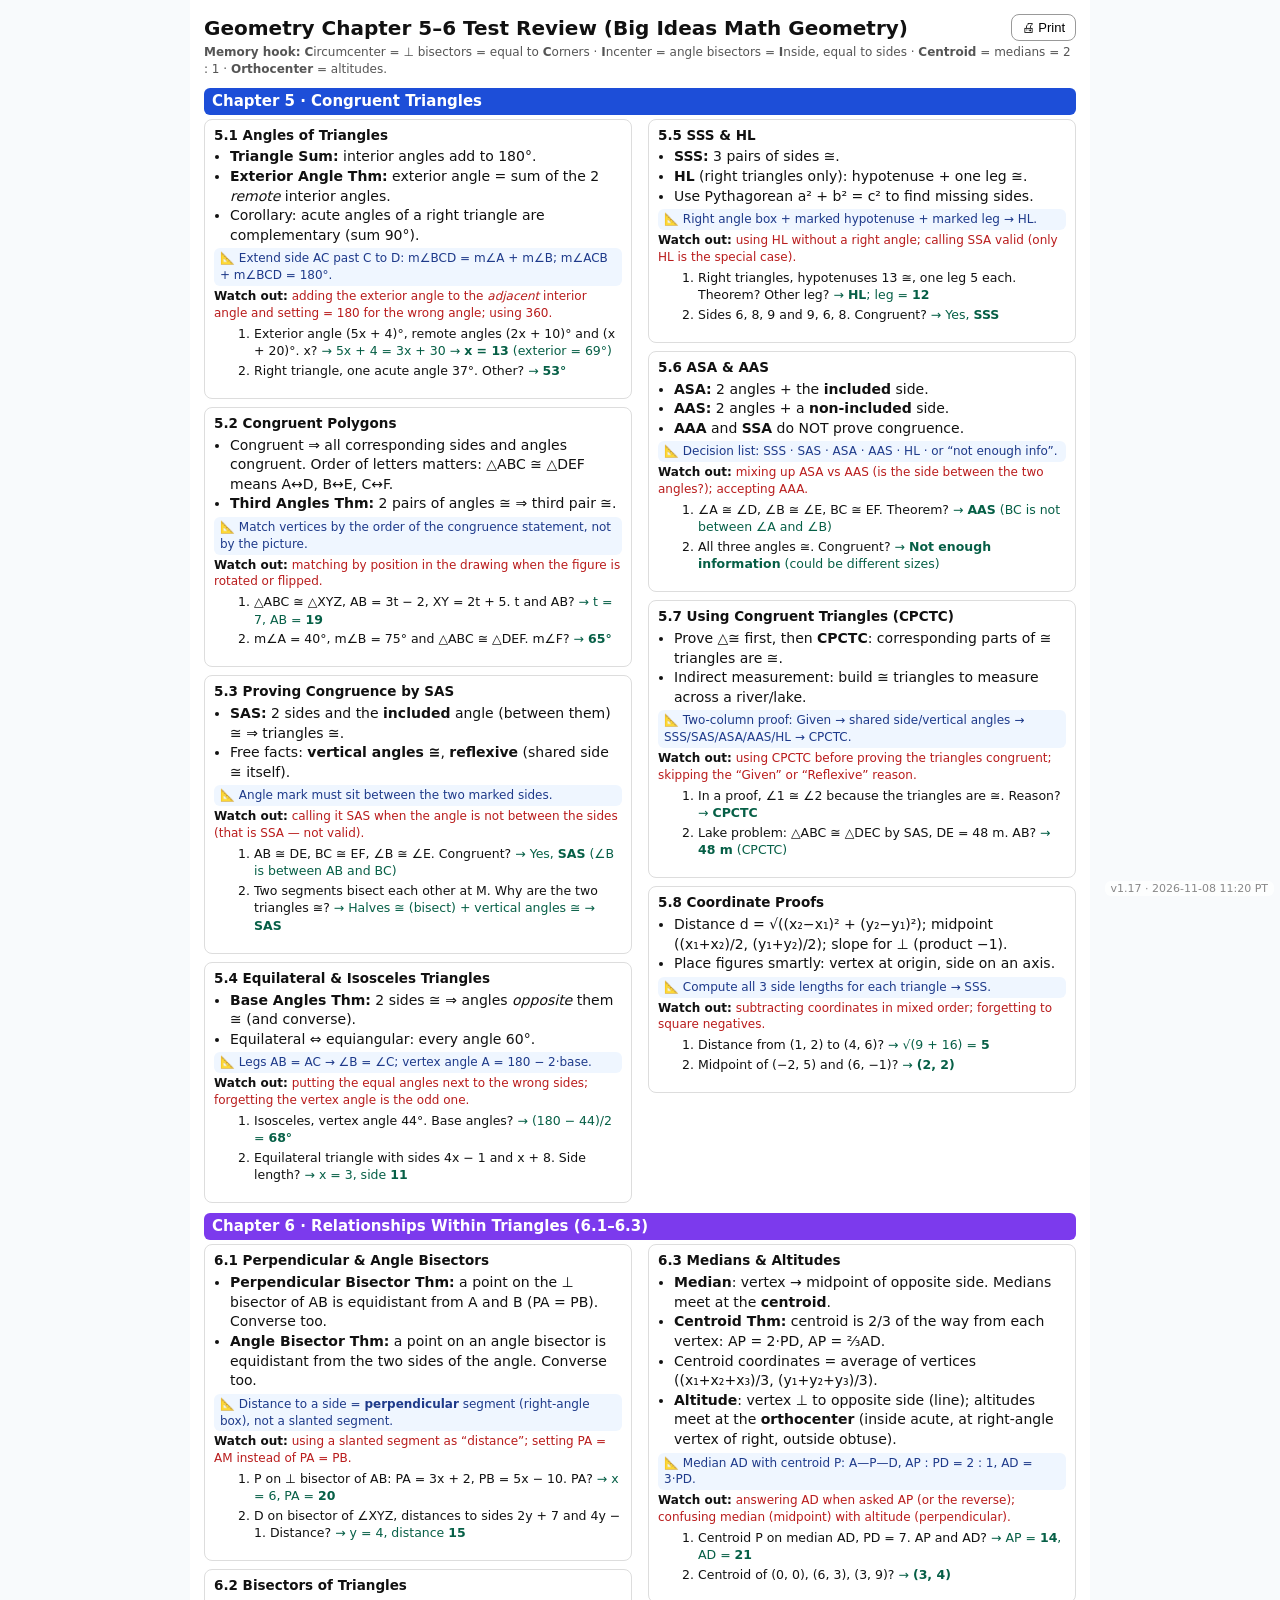
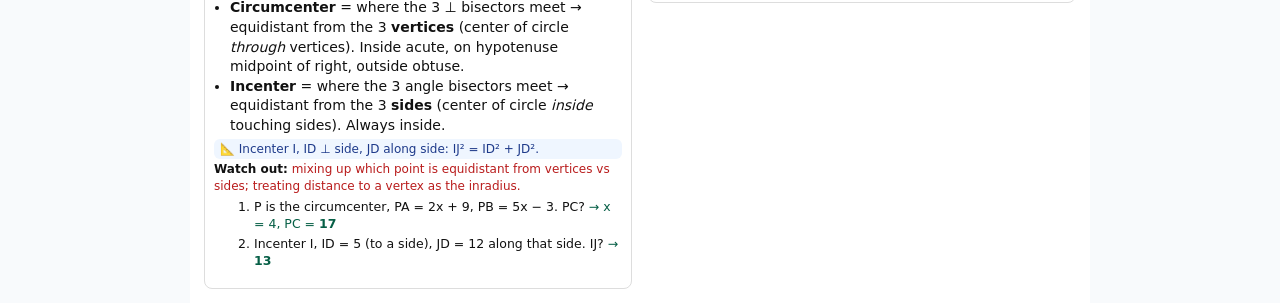
<file: study-hub/geometry/ch5-6-review/index.html>
<!doctype html><html lang="en"><head><meta charset="utf-8"><meta name="viewport" content="width=device-width, initial-scale=1"><title>Geometry Ch 5–6 Test Review</title><style>*{box-sizing:border-box}body{font:14px/1.4 system-ui,-apple-system,sans-serif;margin:0;color:#111;background:#f8fafc}
.page{max-width:900px;margin:0 auto;padding:14px;background:#fff}
h1{font-size:20px;margin:0 0 2px}h2{font-size:15px;margin:10px 0 4px;padding:3px 8px;color:#fff;border-radius:6px}
.sub{color:#555;font-size:12px;margin:0 0 6px}.nav{font-size:13px;margin-bottom:6px}.nav a{color:#1d4ed8}
.cols{columns:2 400px;column-gap:16px}.box{break-inside:avoid;border:1px solid #ddd;border-radius:8px;padding:6px 9px;margin:0 0 8px}
.box h3{margin:0 0 3px;font-size:13.5px}ul{margin:2px 0 3px 16px;padding:0}li{margin:0}
.src,.voc{font-size:12px;color:#444}.src b,.voc b{color:#111}
.q{font-size:12.5px;margin-top:3px}.q li{margin-bottom:2px}.ans{color:#065f46}
.warn{color:#b91c1c}.fig{font-size:12px;color:#1e3a8a;background:#eff6ff;border-radius:6px;padding:2px 6px;margin:2px 0}
.printbtn{float:right;font-size:13px;padding:5px 10px;border-radius:8px;border:1px solid #999;background:#fff;cursor:pointer}
@media print{body{background:#fff;font-size:10.5px}.page{padding:0;max-width:none}.nav,.printbtn,#sh-version{display:none!important}
h1{font-size:15px}h2{font-size:11.5px;margin:5px 0 3px;-webkit-print-color-adjust:exact;print-color-adjust:exact}.box{padding:3px 6px;margin-bottom:4px}.box h3{font-size:11px}.q,.src,.voc,.fig{font-size:9.8px}.cols{columns:2;column-gap:10px}body{font-size:9.3px}.q,.src,.voc,.fig{font-size:8.8px}ul{margin-left:12px}@page{margin:7mm}}
</style></head><body><div class="page">
<button class="printbtn" onclick="print()">🖨 Print</button>
<h1>Geometry Chapter 5–6 Test Review (Big Ideas Math Geometry)</h1>
<p class="sub"><b>Memory hook:</b> <b>C</b>ircumcenter = ⊥ bisectors = equal to <b>C</b>orners · <b>I</b>ncenter = angle bisectors = <b>I</b>nside, equal to sides · <b>Centroid</b> = medians = 2 : 1 · <b>Orthocenter</b> = altitudes.</p>
<h2 style="background:#1d4ed8">Chapter 5 · Congruent Triangles</h2><div class="cols"><div class="box"><h3>5.1 Angles of Triangles</h3><ul><li><b>Triangle Sum:</b> interior angles add to 180°.</li><li><b>Exterior Angle Thm:</b> exterior angle = sum of the 2 <i>remote</i> interior angles.</li><li>Corollary: acute angles of a right triangle are complementary (sum 90°).</li></ul><div class="fig">📐 Extend side AC past C to D: m∠BCD = m∠A + m∠B; m∠ACB + m∠BCD = 180°.</div><div class="src warn"><b>Watch out:</b> adding the exterior angle to the <i>adjacent</i> interior angle and setting = 180 for the wrong angle; using 360.</div><ol class="q"><li>Exterior angle (5x + 4)°, remote angles (2x + 10)° and (x + 20)°. x? <span class="ans">→ 5x + 4 = 3x + 30 → <b>x = 13</b> (exterior = 69°)</span></li><li>Right triangle, one acute angle 37°. Other? <span class="ans">→ <b>53°</b></span></li></ol></div><div class="box"><h3>5.2 Congruent Polygons</h3><ul><li>Congruent ⇒ all corresponding sides and angles congruent. Order of letters matters: △ABC ≅ △DEF means A↔D, B↔E, C↔F.</li><li><b>Third Angles Thm:</b> 2 pairs of angles ≅ ⇒ third pair ≅.</li></ul><div class="fig">📐 Match vertices by the order of the congruence statement, not by the picture.</div><div class="src warn"><b>Watch out:</b> matching by position in the drawing when the figure is rotated or flipped.</div><ol class="q"><li>△ABC ≅ △XYZ, AB = 3t − 2, XY = 2t + 5. t and AB? <span class="ans">→ t = 7, AB = <b>19</b></span></li><li>m∠A = 40°, m∠B = 75° and △ABC ≅ △DEF. m∠F? <span class="ans">→ <b>65°</b></span></li></ol></div><div class="box"><h3>5.3 Proving Congruence by SAS</h3><ul><li><b>SAS:</b> 2 sides and the <b>included</b> angle (between them) ≅ ⇒ triangles ≅.</li><li>Free facts: <b>vertical angles ≅</b>, <b>reflexive</b> (shared side ≅ itself).</li></ul><div class="fig">📐 Angle mark must sit between the two marked sides.</div><div class="src warn"><b>Watch out:</b> calling it SAS when the angle is not between the sides (that is SSA — not valid).</div><ol class="q"><li>AB ≅ DE, BC ≅ EF, ∠B ≅ ∠E. Congruent? <span class="ans">→ Yes, <b>SAS</b> (∠B is between AB and BC)</span></li><li>Two segments bisect each other at M. Why are the two triangles ≅? <span class="ans">→ Halves ≅ (bisect) + vertical angles ≅ → <b>SAS</b></span></li></ol></div><div class="box"><h3>5.4 Equilateral &amp; Isosceles Triangles</h3><ul><li><b>Base Angles Thm:</b> 2 sides ≅ ⇒ angles <i>opposite</i> them ≅ (and converse).</li><li>Equilateral ⇔ equiangular: every angle 60°.</li></ul><div class="fig">📐 Legs AB = AC → ∠B = ∠C; vertex angle A = 180 − 2·base.</div><div class="src warn"><b>Watch out:</b> putting the equal angles next to the wrong sides; forgetting the vertex angle is the odd one.</div><ol class="q"><li>Isosceles, vertex angle 44°. Base angles? <span class="ans">→ (180 − 44)/2 = <b>68°</b></span></li><li>Equilateral triangle with sides 4x − 1 and x + 8. Side length? <span class="ans">→ x = 3, side <b>11</b></span></li></ol></div><div class="box"><h3>5.5 SSS &amp; HL</h3><ul><li><b>SSS:</b> 3 pairs of sides ≅.</li><li><b>HL</b> (right triangles only): hypotenuse + one leg ≅.</li><li>Use Pythagorean a² + b² = c² to find missing sides.</li></ul><div class="fig">📐 Right angle box + marked hypotenuse + marked leg → HL.</div><div class="src warn"><b>Watch out:</b> using HL without a right angle; calling SSA valid (only HL is the special case).</div><ol class="q"><li>Right triangles, hypotenuses 13 ≅, one leg 5 each. Theorem? Other leg? <span class="ans">→ <b>HL</b>; leg = <b>12</b></span></li><li>Sides 6, 8, 9 and 9, 6, 8. Congruent? <span class="ans">→ Yes, <b>SSS</b></span></li></ol></div><div class="box"><h3>5.6 ASA &amp; AAS</h3><ul><li><b>ASA:</b> 2 angles + the <b>included</b> side.</li><li><b>AAS:</b> 2 angles + a <b>non-included</b> side.</li><li><b>AAA</b> and <b>SSA</b> do NOT prove congruence.</li></ul><div class="fig">📐 Decision list: SSS · SAS · ASA · AAS · HL · or “not enough info”.</div><div class="src warn"><b>Watch out:</b> mixing up ASA vs AAS (is the side between the two angles?); accepting AAA.</div><ol class="q"><li>∠A ≅ ∠D, ∠B ≅ ∠E, BC ≅ EF. Theorem? <span class="ans">→ <b>AAS</b> (BC is not between ∠A and ∠B)</span></li><li>All three angles ≅. Congruent? <span class="ans">→ <b>Not enough information</b> (could be different sizes)</span></li></ol></div><div class="box"><h3>5.7 Using Congruent Triangles (CPCTC)</h3><ul><li>Prove △≅ first, then <b>CPCTC</b>: corresponding parts of ≅ triangles are ≅.</li><li>Indirect measurement: build ≅ triangles to measure across a river/lake.</li></ul><div class="fig">📐 Two-column proof: Given → shared side/vertical angles → SSS/SAS/ASA/AAS/HL → CPCTC.</div><div class="src warn"><b>Watch out:</b> using CPCTC before proving the triangles congruent; skipping the “Given” or “Reflexive” reason.</div><ol class="q"><li>In a proof, ∠1 ≅ ∠2 because the triangles are ≅. Reason? <span class="ans">→ <b>CPCTC</b></span></li><li>Lake problem: △ABC ≅ △DEC by SAS, DE = 48 m. AB? <span class="ans">→ <b>48 m</b> (CPCTC)</span></li></ol></div><div class="box"><h3>5.8 Coordinate Proofs</h3><ul><li>Distance d = √((x₂−x₁)² + (y₂−y₁)²); midpoint ((x₁+x₂)/2, (y₁+y₂)/2); slope for ⊥ (product −1).</li><li>Place figures smartly: vertex at origin, side on an axis.</li></ul><div class="fig">📐 Compute all 3 side lengths for each triangle → SSS.</div><div class="src warn"><b>Watch out:</b> subtracting coordinates in mixed order; forgetting to square negatives.</div><ol class="q"><li>Distance from (1, 2) to (4, 6)? <span class="ans">→ √(9 + 16) = <b>5</b></span></li><li>Midpoint of (−2, 5) and (6, −1)? <span class="ans">→ <b>(2, 2)</b></span></li></ol></div></div><h2 style="background:#7c3aed">Chapter 6 · Relationships Within Triangles (6.1–6.3)</h2><div class="cols"><div class="box"><h3>6.1 Perpendicular &amp; Angle Bisectors</h3><ul><li><b>Perpendicular Bisector Thm:</b> a point on the ⊥ bisector of AB is equidistant from A and B (PA = PB). Converse too.</li><li><b>Angle Bisector Thm:</b> a point on an angle bisector is equidistant from the two sides of the angle. Converse too.</li></ul><div class="fig">📐 Distance to a side = <b>perpendicular</b> segment (right-angle box), not a slanted segment.</div><div class="src warn"><b>Watch out:</b> using a slanted segment as “distance”; setting PA = AM instead of PA = PB.</div><ol class="q"><li>P on ⊥ bisector of AB: PA = 3x + 2, PB = 5x − 10. PA? <span class="ans">→ x = 6, PA = <b>20</b></span></li><li>D on bisector of ∠XYZ, distances to sides 2y + 7 and 4y − 1. Distance? <span class="ans">→ y = 4, distance <b>15</b></span></li></ol></div><div class="box"><h3>6.2 Bisectors of Triangles</h3><ul><li><b>Circumcenter</b> = where the 3 ⊥ bisectors meet → equidistant from the 3 <b>vertices</b> (center of circle <i>through</i> vertices). Inside acute, on hypotenuse midpoint of right, outside obtuse.</li><li><b>Incenter</b> = where the 3 angle bisectors meet → equidistant from the 3 <b>sides</b> (center of circle <i>inside</i> touching sides). Always inside.</li></ul><div class="fig">📐 Incenter I, ID ⊥ side, JD along side: IJ² = ID² + JD².</div><div class="src warn"><b>Watch out:</b> mixing up which point is equidistant from vertices vs sides; treating distance to a vertex as the inradius.</div><ol class="q"><li>P is the circumcenter, PA = 2x + 9, PB = 5x − 3. PC? <span class="ans">→ x = 4, PC = <b>17</b></span></li><li>Incenter I, ID = 5 (to a side), JD = 12 along that side. IJ? <span class="ans">→ <b>13</b></span></li></ol></div><div class="box"><h3>6.3 Medians &amp; Altitudes</h3><ul><li><b>Median</b>: vertex → midpoint of opposite side. Medians meet at the <b>centroid</b>.</li><li><b>Centroid Thm:</b> centroid is 2/3 of the way from each vertex: AP = 2·PD, AP = ⅔AD.</li><li>Centroid coordinates = average of vertices ((x₁+x₂+x₃)/3, (y₁+y₂+y₃)/3).</li><li><b>Altitude</b>: vertex ⊥ to opposite side (line); altitudes meet at the <b>orthocenter</b> (inside acute, at right-angle vertex of right, outside obtuse).</li></ul><div class="fig">📐 Median AD with centroid P: A—P—D, AP : PD = 2 : 1, AD = 3·PD.</div><div class="src warn"><b>Watch out:</b> answering AD when asked AP (or the reverse); confusing median (midpoint) with altitude (perpendicular).</div><ol class="q"><li>Centroid P on median AD, PD = 7. AP and AD? <span class="ans">→ AP = <b>14</b>, AD = <b>21</b></span></li><li>Centroid of (0, 0), (6, 3), (3, 9)? <span class="ans">→ <b>(3, 4)</b></span></li></ol></div></div>
</div><!--sh-version--><div id="sh-version" title="Tap for changelog" style="position:fixed;right:6px;bottom:4px;font:11px system-ui,sans-serif;color:#888;background:rgba(255,255,255,.75);padding:1px 6px;border-radius:6px;z-index:99999;cursor:pointer" data-log="Changelog&#10;v1.17: Accelerated Chapter 7 — quadratics with root rejection, systems, coordinate proofs and mixed transformations&#10;v1.16: Chapter 7 Challenge — 10 harder multi-step generated problems per attempt&#10;v1.15: Chapter 7 fresh procedural problems, 28 templates, shuffled choices and recent-question avoidance&#10;v1.14: Geometry Ch 7 practice (7.1–7.5 quadrilaterals &amp; polygons, 20 Q with worked solutions)&#10;v1.13: Geometry Ch 5–6 test now 13 questions: added 3 two-column proofs (fill-in Statement/Reason dropdowns, per-blank partial credit); 48 pts → /40, 55 min&#10;v1.12: Geometry Ch 5–6 is now one real-format test: 10 multi-step questions (36 pts → /40), 50 min, new numbers each time, worked solutions after submit&#10;v1.11: Geometry Ch 5–6 practice test&#10;v1.10: Chinese: Lesson 12 Dialogue 2 vocab (dining hall, 22 words)&#10;v1.9: Review sheets: Living Earth Unit 3 + Geometry Ch 5–6; Ch 6.1–6.3 practice&#10;v1.8: Living Earth labs + Unit 3 practice&#10;v1.7: Chapter 5 quiz now 10 questions (40 pts)&#10;v1.6: Geometry Chapter 5 quiz (congruent triangles)&#10;v1.5: Normal round: each word once, random 英翻中/音翻中; review list = last round&#x27;s misses&#10;v1.4: Review mode: only missed words, once each&#10;v1.3: Version label on every page (tap for changelog)&#10;v1.2: Chinese: English answers accept synonyms and small typos&#10;v1.1: Chinese: words you needed help on are repeated next round&#10;v1.0: Hosted online (no names)" onclick="alert(this.dataset.log)">v1.17 · 2026-11-08 11:20 PT</div><!--/sh-version--></body></html>
</file>
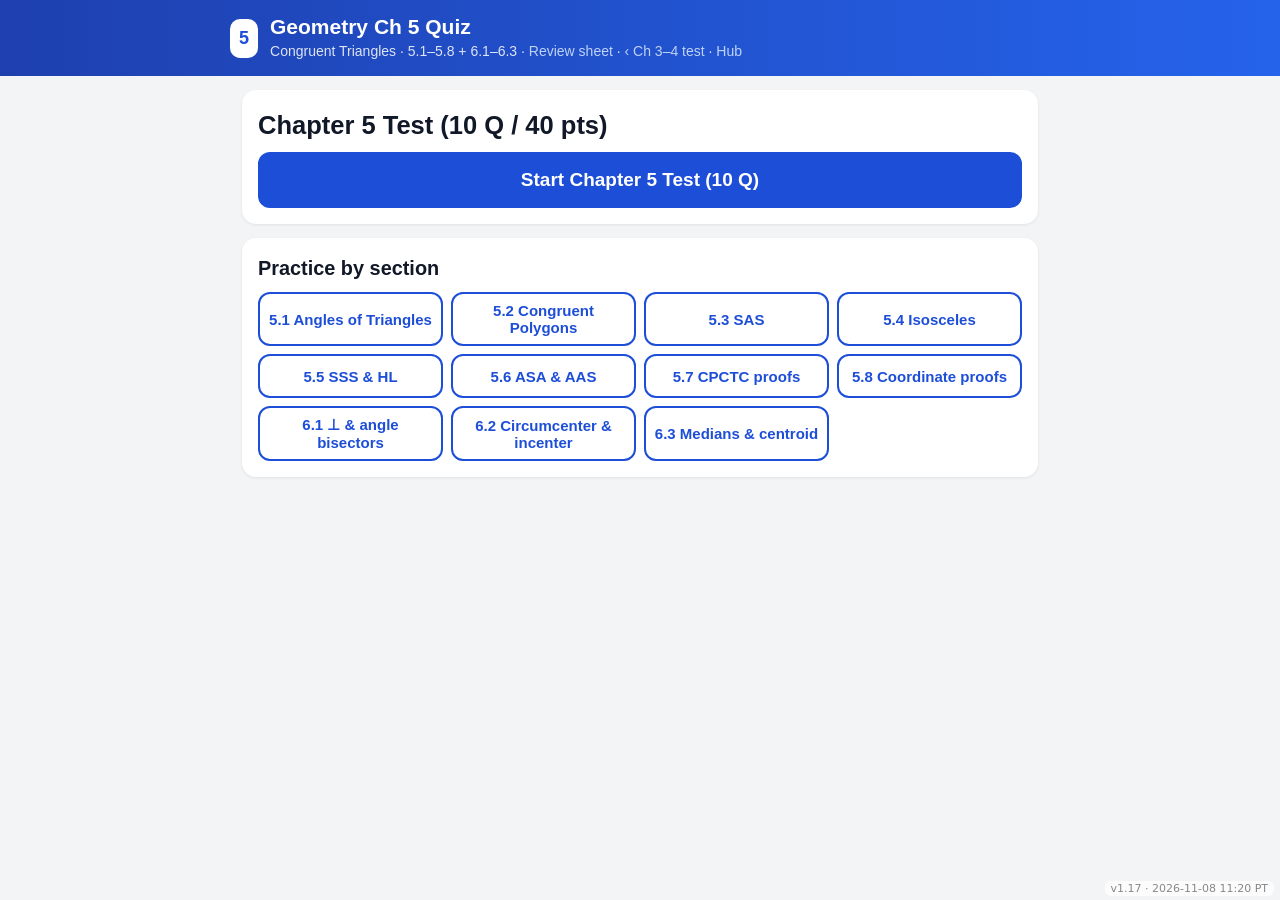
<file: study-hub/geometry/ch5/index.html>
<!doctype html>
<html lang="en">
<head>
<meta charset="utf-8">
<meta name="viewport" content="width=device-width, initial-scale=1, viewport-fit=cover">
<meta name="theme-color" content="#1d4ed8">
<title>Geometry Ch 5 Quiz · Congruent Triangles</title>
<link rel="stylesheet" href="../style.css">
<style>.secgrid{display:grid;grid-template-columns:repeat(auto-fill,minmax(150px,1fr));gap:8px;margin-top:8px}.secgrid .btn{font-size:15px;min-height:44px;padding:8px}.qcheck{margin-top:12px}.solution{margin-top:12px;padding:10px 12px;background:#f8fafc;border-radius:10px;border:1px solid var(--line)}.figwrap svg{margin:0 4px}a.back{color:#dbeafe;text-decoration:none;font-size:14px}</style>
</head>
<body>
<header class="top">
  <div class="brand"><span class="badge">5</span><div><h1>Geometry Ch 5 Quiz</h1><p class="sub">Congruent Triangles · 5.1–5.8 + 6.1–6.3 · <a class="back" href="../ch5-6-review/">Review sheet</a> · <a class="back" href="../">‹ Ch 3–4 test</a> · <a class="back" href="../../">Hub</a></p></div></div>
</header>
<div id="bar" class="bar hidden"><span id="progress"></span><button id="newq" class="btn small">New quiz</button></div>
<main id="app"></main>
<noscript><p style="padding:20px">This quiz needs JavaScript turned on.</p></noscript>
<script src="../questions.js"></script>
<script src="ch5.js"></script>
<script src="ui.js"></script>
<!--sh-version--><div id="sh-version" title="Tap for changelog" style="position:fixed;right:6px;bottom:4px;font:11px system-ui,sans-serif;color:#888;background:rgba(255,255,255,.75);padding:1px 6px;border-radius:6px;z-index:99999;cursor:pointer" data-log="Changelog&#10;v1.17: Accelerated Chapter 7 — quadratics with root rejection, systems, coordinate proofs and mixed transformations&#10;v1.16: Chapter 7 Challenge — 10 harder multi-step generated problems per attempt&#10;v1.15: Chapter 7 fresh procedural problems, 28 templates, shuffled choices and recent-question avoidance&#10;v1.14: Geometry Ch 7 practice (7.1–7.5 quadrilaterals &amp; polygons, 20 Q with worked solutions)&#10;v1.13: Geometry Ch 5–6 test now 13 questions: added 3 two-column proofs (fill-in Statement/Reason dropdowns, per-blank partial credit); 48 pts → /40, 55 min&#10;v1.12: Geometry Ch 5–6 is now one real-format test: 10 multi-step questions (36 pts → /40), 50 min, new numbers each time, worked solutions after submit&#10;v1.11: Geometry Ch 5–6 practice test&#10;v1.10: Chinese: Lesson 12 Dialogue 2 vocab (dining hall, 22 words)&#10;v1.9: Review sheets: Living Earth Unit 3 + Geometry Ch 5–6; Ch 6.1–6.3 practice&#10;v1.8: Living Earth labs + Unit 3 practice&#10;v1.7: Chapter 5 quiz now 10 questions (40 pts)&#10;v1.6: Geometry Chapter 5 quiz (congruent triangles)&#10;v1.5: Normal round: each word once, random 英翻中/音翻中; review list = last round&#x27;s misses&#10;v1.4: Review mode: only missed words, once each&#10;v1.3: Version label on every page (tap for changelog)&#10;v1.2: Chinese: English answers accept synonyms and small typos&#10;v1.1: Chinese: words you needed help on are repeated next round&#10;v1.0: Hosted online (no names)" onclick="alert(this.dataset.log)">v1.17 · 2026-11-08 11:20 PT</div><!--/sh-version--></body>
</html>
</file>
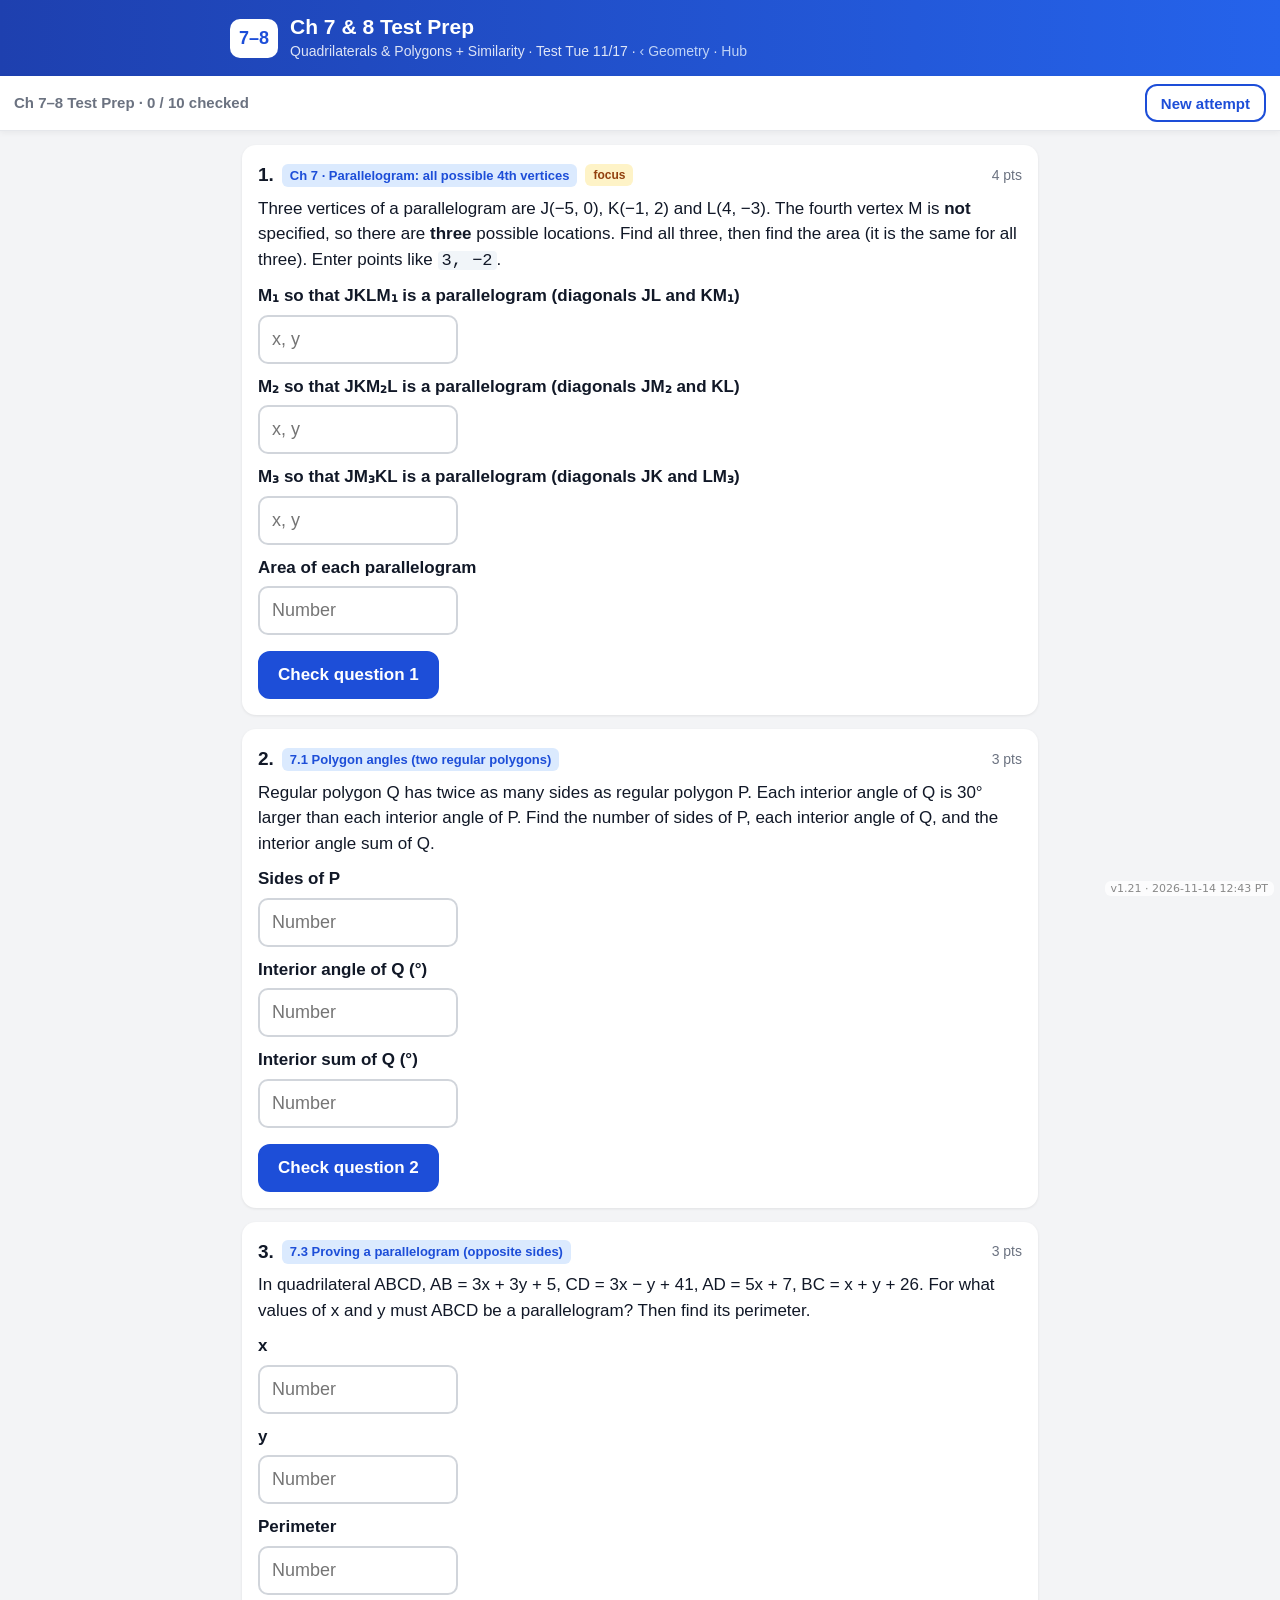
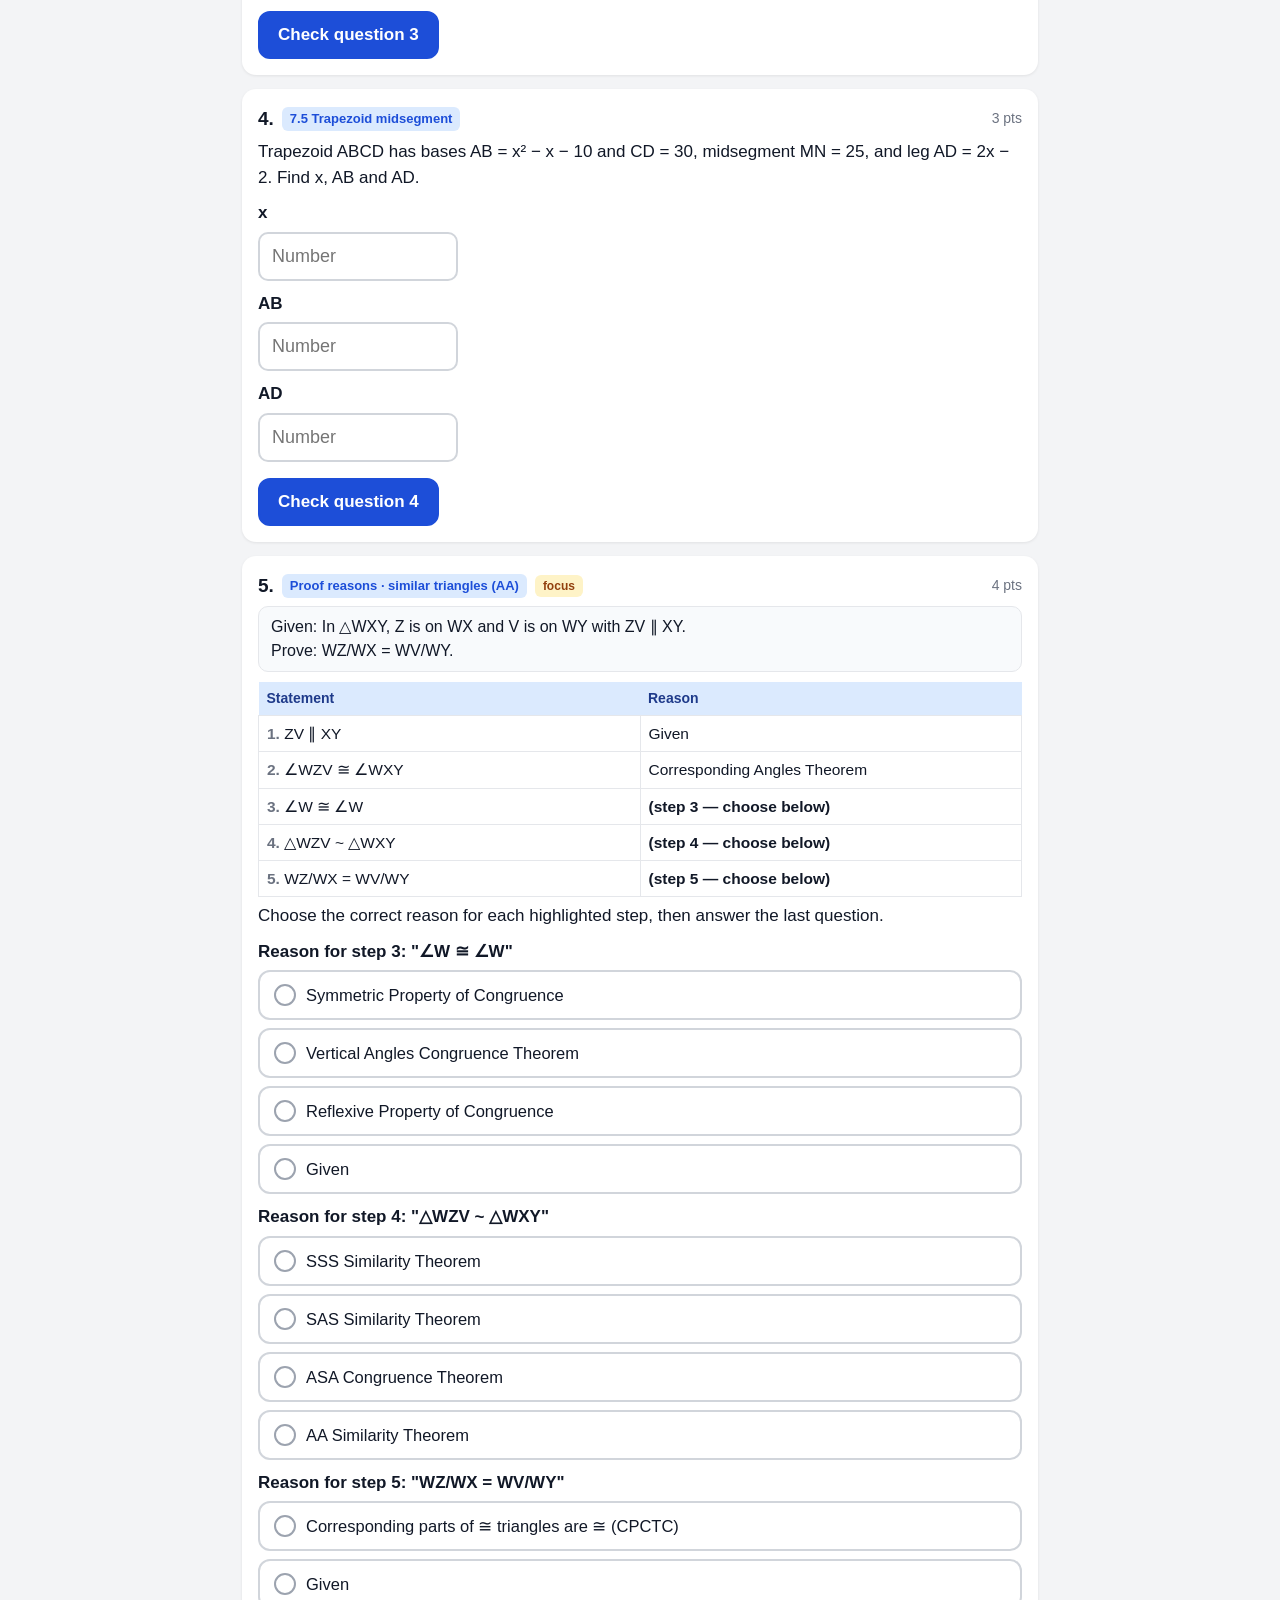
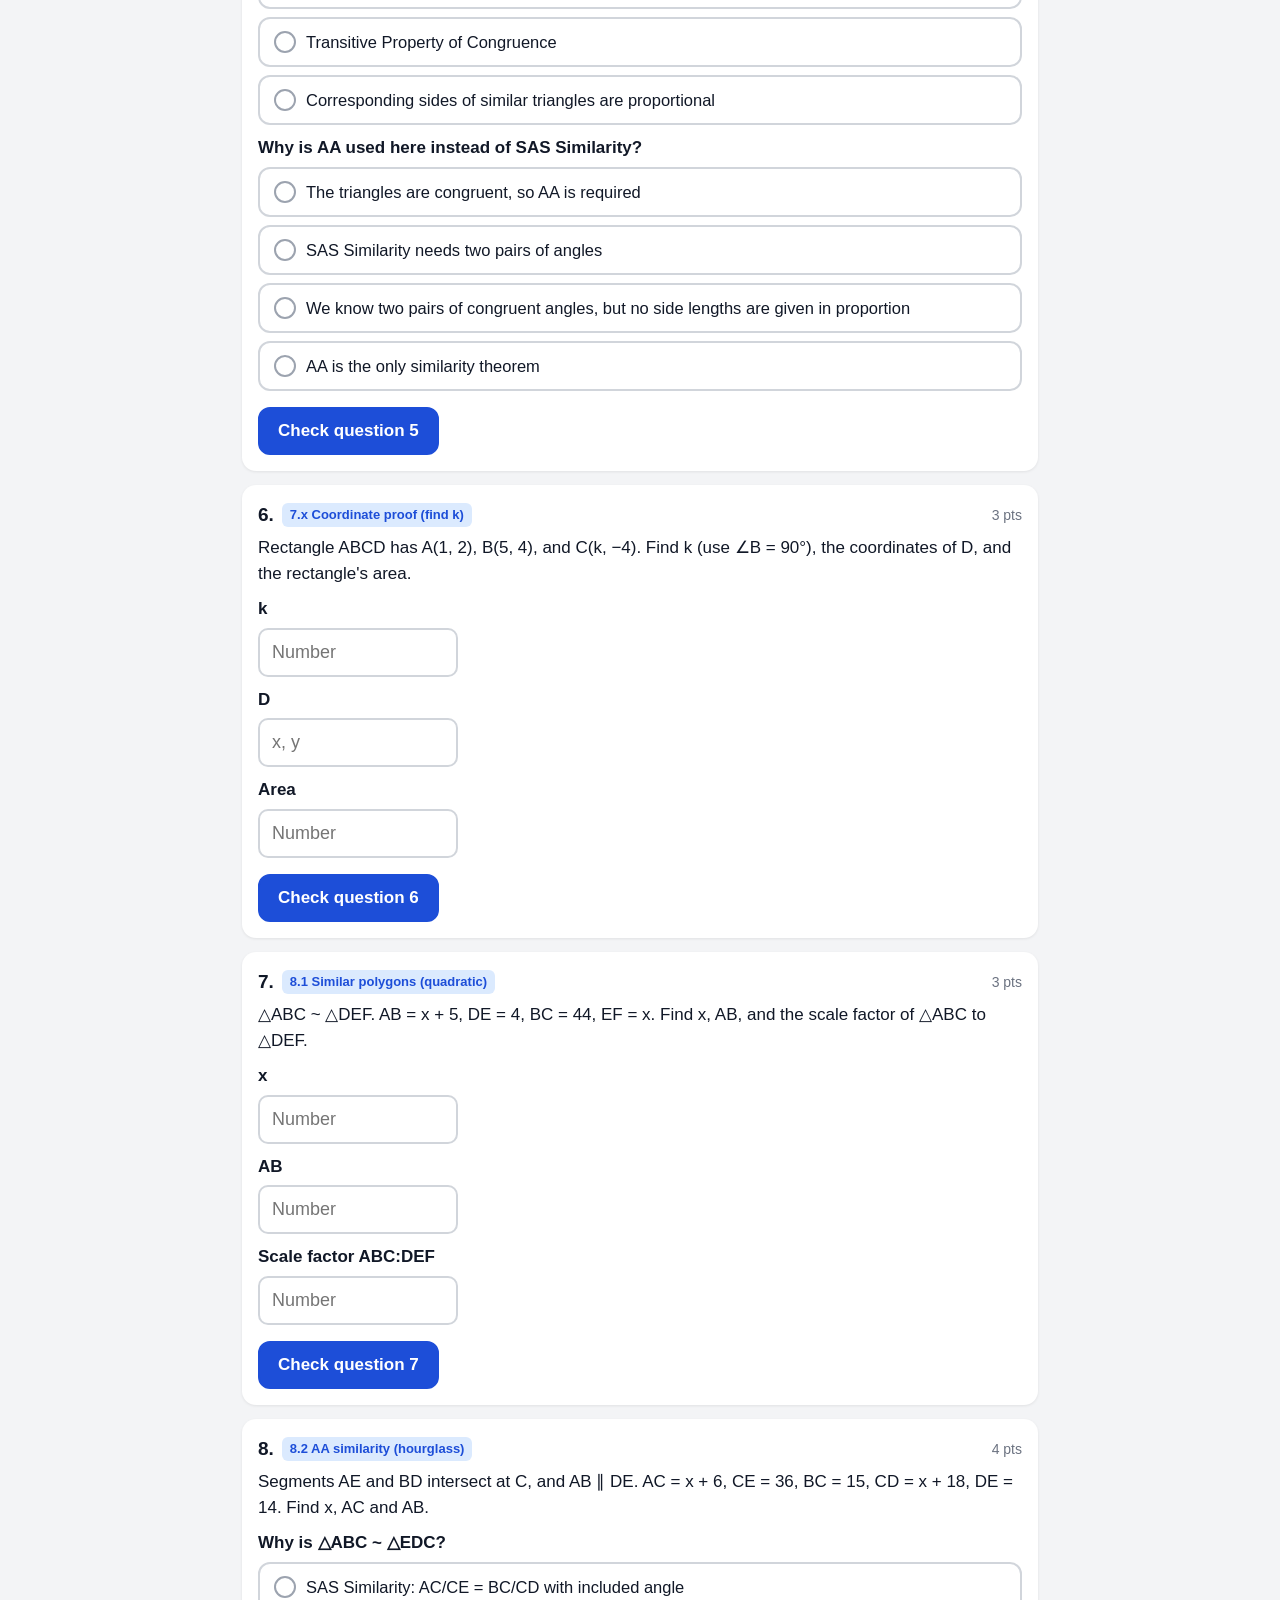
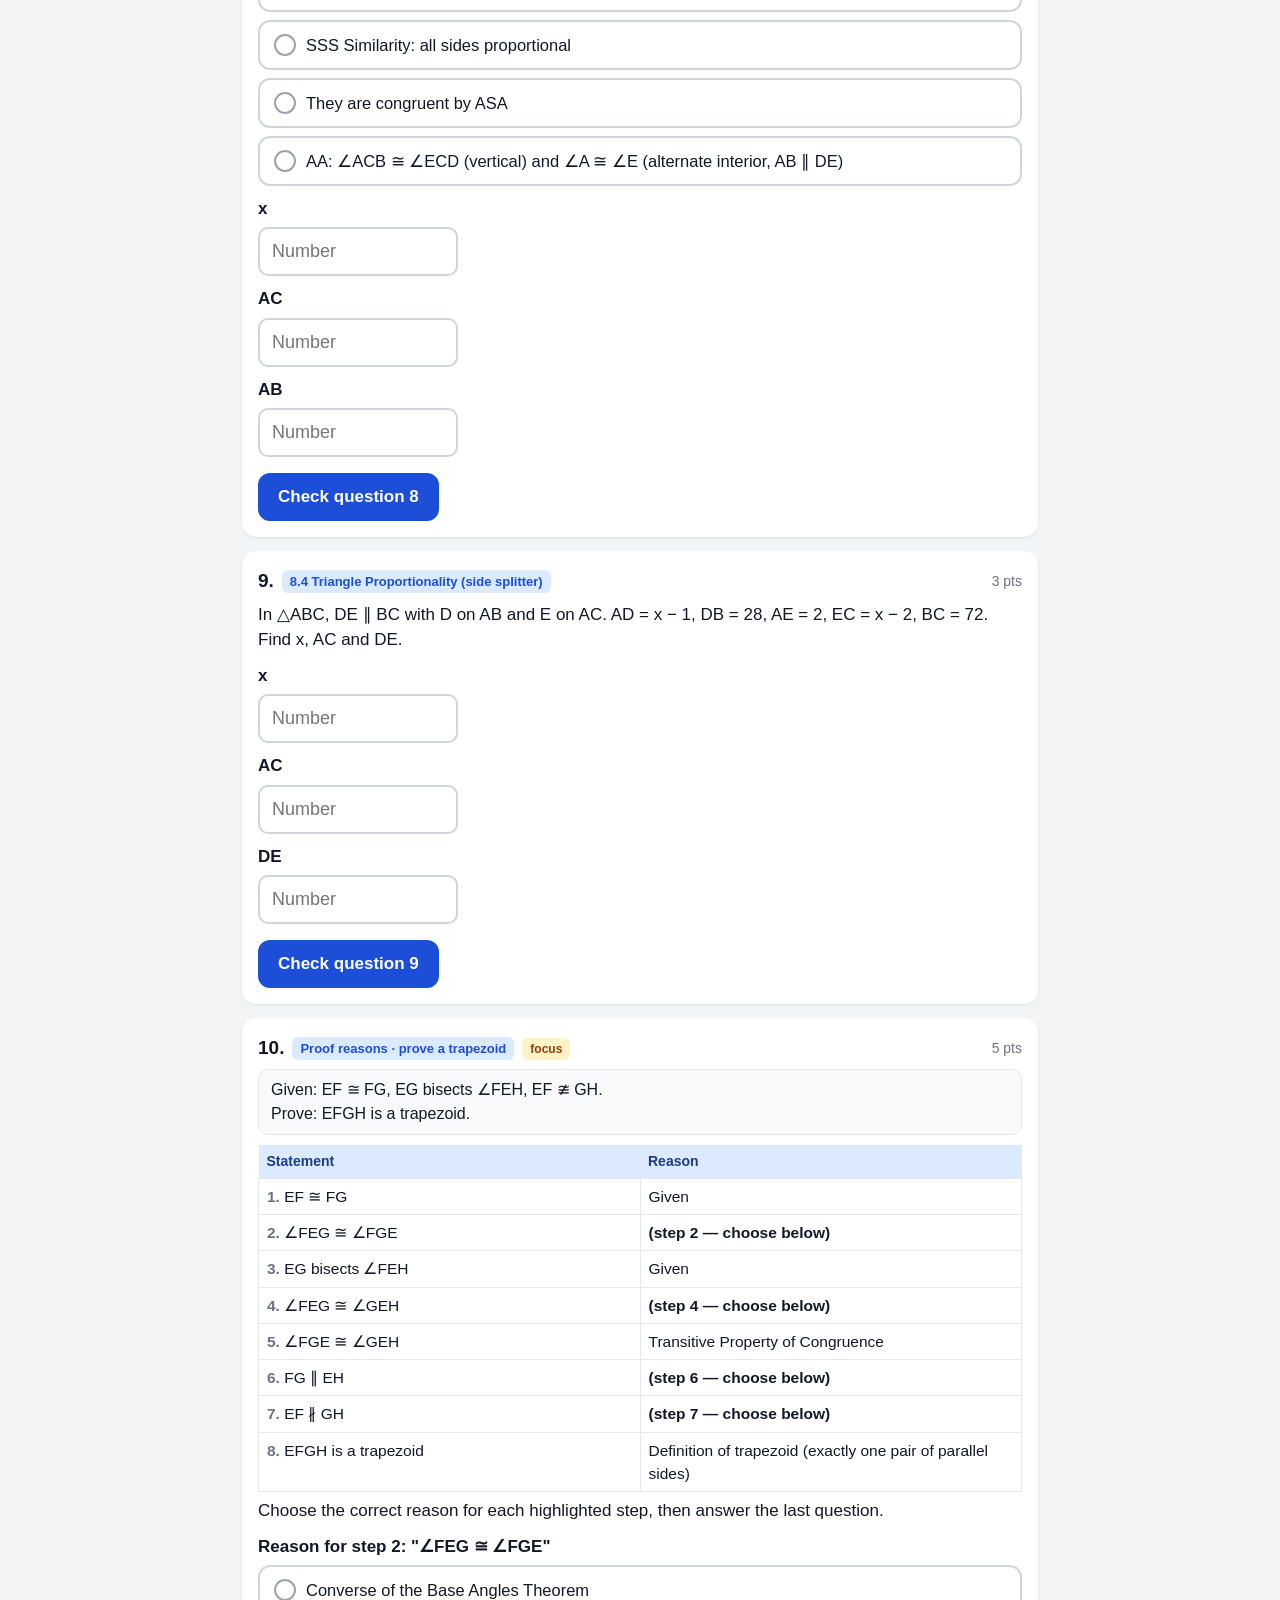
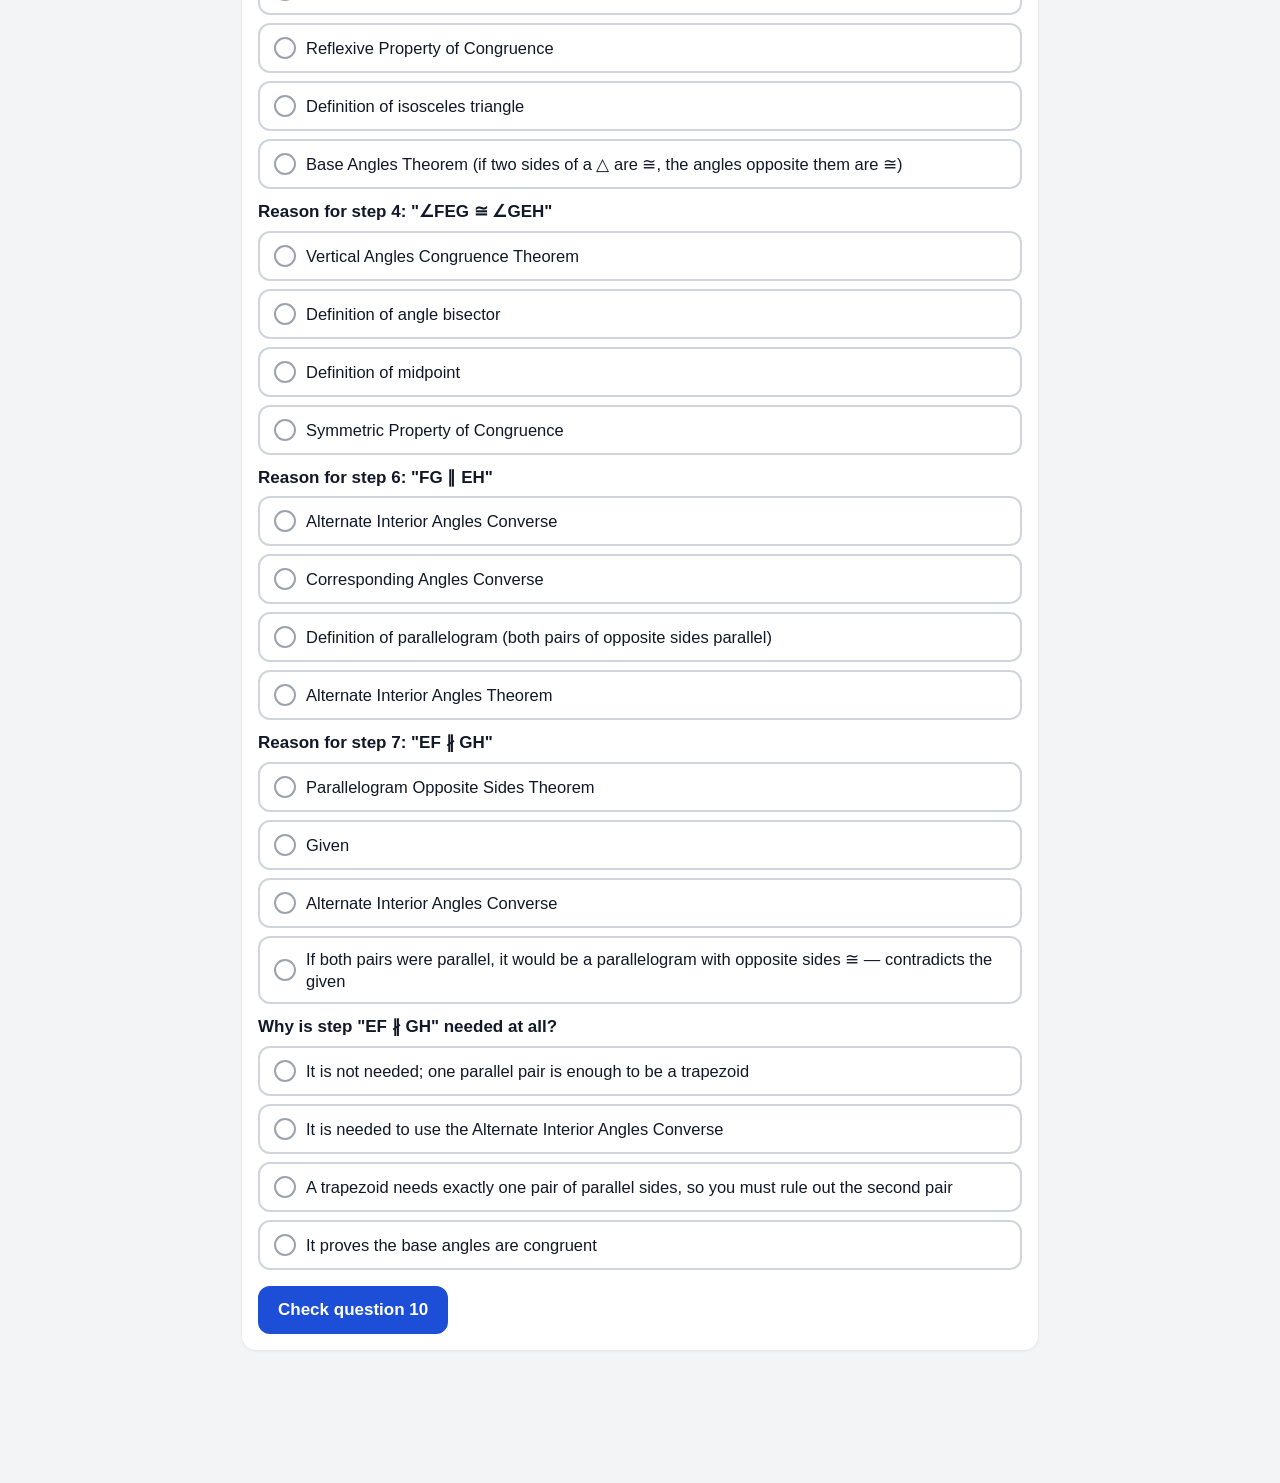
<file: study-hub/geometry/ch7-8-test/index.html>
<!doctype html>
<html lang="en">
<head>
<meta charset="utf-8">
<meta name="viewport" content="width=device-width, initial-scale=1, viewport-fit=cover">
<meta name="theme-color" content="#1d4ed8">
<title>Geometry Ch 7 &amp; 8 Test Prep</title>
<link rel="stylesheet" href="../style.css">
<style>.solution{margin-top:12px;padding:10px 12px;background:#f8fafc;border-radius:10px;border:1px solid #e5e7eb}.qcheck{margin-top:12px}a.back{color:#dbeafe;text-decoration:none;font-size:14px}.part{margin-top:10px}.inrow input{max-width:200px}.focus{display:inline-block;font-size:12px;font-weight:700;background:#fef3c7;color:#92400e;border-radius:6px;padding:2px 8px}.solution table.proof{margin-top:6px}code{background:#f1f5f9;border-radius:4px;padding:0 4px}</style>
</head>
<body>
<header class="top">
  <div class="brand"><span class="badge">7–8</span><div><h1>Ch 7 &amp; 8 Test Prep</h1><p class="sub">Quadrilaterals &amp; Polygons + Similarity · Test Tue 11/17 · <a class="back" href="../">‹ Geometry</a> · <a class="back" href="../../">Hub</a></p></div></div>
</header>
<div id="bar" class="bar"><span id="progress"></span><button id="reset" class="btn small">New attempt</button></div>
<main id="app"></main>
<script src="gen78.js"></script>
<script>
(function(){
const KEY='geo78-attempt-v1',app=document.getElementById('app');
let st=null;try{st=JSON.parse(localStorage.getItem(KEY))}catch(e){}
if(!st||!st.qs||st.qs.length!==10)st={qs:Geo78.generate(),ans:{},done:{},t:Date.now()};
const save=()=>{try{localStorage.setItem(KEY,JSON.stringify(st))}catch(e){}};save();
const clean=v=>String(v==null?'':v).trim().replace(/[\u2212\u2013\u2014]/g,'-').replace(/°/g,'').replace(/\s+/g,'');
function num(v){v=clean(v);if(/^-?\d+(\.\d+)?\/-?\d+(\.\d+)?$/.test(v)){const[a,b]=v.split('/');return +a/ +b}if(v===''||!/^-?(\d+\.?\d*|\.\d+)$/.test(v))return NaN;return +v}
function ptv(v){v=clean(v).replace(/^\(|\)$/g,'');const p=v.split(/[,;]/);return p.length===2?[num(p[0]),num(p[1])]:[NaN,NaN]}
const near=(a,b)=>Math.abs(a-b)<1e-6||(Math.abs(b)>1e-9&&Math.abs(a-b)<0.006&&!Number.isInteger(b));
function ok(p,v){if(p.t==='mc')return v===p.a;if(p.t==='pt'){const q=ptv(v);return near(q[0],p.a[0])&&near(q[1],p.a[1])}return near(num(v),p.a)}
const fr=v=>{if(Number.isInteger(v))return String(v).replace('-','−');for(let d=2;d<=200;d++){const n=Math.round(v*d);if(Math.abs(n/d-v)<1e-9)return (n<0?'−':'')+Math.abs(n)+'/'+d}return String(+v.toFixed(3))};
const show=p=>p.t==='pt'?'('+fr(p.a[0])+', '+fr(p.a[1])+')':p.t==='mc'?p.c[p.a]:fr(p.a);
const esc=s=>String(s==null?'':s).replace(/&/g,'&amp;').replace(/"/g,'&quot;').replace(/</g,'&lt;');
function render(){
 const Q=st.qs,nd=Object.keys(st.done).length;let tot=0,max=0;const miss={},topic={};
 let h='';
 Q.forEach((q,qi)=>{const done=!!st.done[qi];let got=0;
  if(done){q.parts.forEach((p,pi)=>{if(ok(p,st.ans[qi+'-'+pi]))got++});tot+=got;max+=q.parts.length;topic[q.s]=topic[q.s]||[0,0];topic[q.s][0]+=got;topic[q.s][1]+=q.parts.length;if(got<q.parts.length)miss[q.s]=(miss[q.s]||0)+q.parts.length-got}
  const n=q.parts.length,focus=q.w?' <span class="focus">focus</span>':'';
  h+='<article class="card q'+(done?(got===n?' got':got===0?' miss':' partial'):'')+'"><div class="qhead"><span class="qnum">'+(qi+1)+'.</span><span class="sec">'+q.s+'</span>'+focus+(done?'<span class="mark '+(got===n?'ok':got?'part':'bad')+'">'+got+'/'+n+'</span>':'<span class="pts">'+n+' pts</span>')+'</div><div class="prompt">'+q.p+'</div>';
  q.parts.forEach((p,pi)=>{const k=qi+'-'+pi,v=st.ans[k];h+='<div class="part"><div class="plabel">'+p.l+'</div>';
   if(p.t==='mc'){h+='<div class="choices">'+p.c.map((c,ci)=>{let cl='choice'+(v===ci?' sel':'');if(done){if(ci===p.a)cl+=' right';else if(v===ci)cl+=' wrong'}return '<button type="button" class="'+cl+'" data-k="'+k+'" data-c="'+ci+'"'+(done?' disabled':'')+'><span class="dotc"></span><span>'+c+'</span></button>'}).join('')+'</div>'}
   else h+='<div class="inrow"><input type="text" autocomplete="off" autocapitalize="off" data-k="'+k+'" value="'+esc(v)+'" placeholder="'+(p.t==='pt'?'x, y':'Number')+'"'+(done?' disabled':'')+'></div>';
   if(done)h+='<div class="result '+(ok(p,v)?'ok':'bad')+'">'+(ok(p,v)?'✓ Correct':'✗ Correct answer: <b>'+show(p)+'</b>')+'</div>';
   h+='</div>'});
  h+=done?'<div class="solution"><b>Worked solution</b><ol class="steps">'+q.e.map(s=>'<li>'+s+'</li>').join('')+'</ol></div>':'<button class="btn primary qcheck" data-check="'+qi+'">Check question '+(qi+1)+'</button>';
  h+='</article>'});
 if(nd===Q.length){const ms=Object.keys(miss);const pct=Math.round(tot*100/max);
  h+='<div class="card score"><div class="big">'+tot+' / '+max+'</div><div class="pct">'+pct+'% · ≈ '+Math.round(pct*0.4)+' / 40</div><p class="msg">'+(ms.length?'Topics to review before Tuesday:':'Perfect score! 🎉')+'</p><div class="secs">'+Object.keys(topic).map(s=>{const t=topic[s];return '<span class="'+(t[0]===t[1]?'full':t[0]?'some':'none')+'">'+s+' '+t[0]+'/'+t[1]+'</span>'}).join('')+'</div>'+(ms.length?'<ul style="text-align:left">'+ms.map(s=>'<li><b>'+s+'</b> — missed '+miss[s]+' part'+(miss[s]>1?'s':'')+'</li>').join('')+'</ul>':'')+'<button class="btn primary big" id="again">New attempt (new questions)</button></div>'}
 app.innerHTML=h;document.getElementById('progress').textContent='Ch 7–8 Test Prep · '+nd+' / '+Q.length+' checked';
 app.querySelectorAll('input[data-k]').forEach(i=>i.oninput=()=>{st.ans[i.dataset.k]=i.value;save()});
 app.querySelectorAll('button[data-c]').forEach(b=>b.onclick=()=>{st.ans[b.dataset.k]=+b.dataset.c;save();b.parentNode.querySelectorAll('.choice').forEach(x=>x.classList.toggle('sel',x===b))});
 app.querySelectorAll('[data-check]').forEach(b=>b.onclick=()=>{st.done[b.dataset.check]=1;save();const y=scrollY;render();scrollTo(0,y)});
 const ag=document.getElementById('again');if(ag)ag.onclick=fresh;
}
function fresh(){st={qs:Geo78.generate(),ans:{},done:{},t:Date.now()};save();render();scrollTo(0,0)}
document.getElementById('reset').onclick=()=>{if(confirm('Start a fresh attempt with new questions?'))fresh()};
render();
})();
</script>
<!--sh-version--><div id="sh-version" title="Tap for changelog" style="position:fixed;right:6px;bottom:4px;font:11px system-ui,sans-serif;color:#888;background:rgba(255,255,255,.75);padding:1px 6px;border-radius:6px;z-index:99999;cursor:pointer" data-log="Changelog&#10;v1.21: Geometry: fixed parallelogram system questions that could be unsolvable&#10;v1.20: Geometry: Chapter 7 &amp; 8 Test Prep&#10;v1.19: Chinese: restored online app (flashcards, review, handwriting recognition) after v1.18 regression; L13 D1 kept&#10;v1.18: Chinese: Lesson 13 Dialogue 1 vocab (上哪儿, 14 words)&#10;v1.17: Accelerated Chapter 7 — quadratics with root rejection, systems, coordinate proofs and mixed transformations&#10;v1.16: Chapter 7 Challenge — 10 harder multi-step generated problems per attempt&#10;v1.15: Chapter 7 fresh procedural problems, 28 templates, shuffled choices and recent-question avoidance&#10;v1.14: Geometry Ch 7 practice (7.1–7.5 quadrilaterals &amp; polygons, 10 challenge Q with worked solutions)&#10;v1.13: Geometry Ch 5–6 test now 13 questions: added 3 two-column proofs (fill-in Statement/Reason dropdowns, per-blank partial credit); 48 pts → /40, 55 min&#10;v1.12: Geometry Ch 5–6 is now one real-format test: 10 multi-step questions (36 pts → /40), 50 min, new numbers each time, worked solutions after submit&#10;v1.11: Geometry Ch 5–6 practice test&#10;v1.10: Chinese: Lesson 12 Dialogue 2 vocab (dining hall, 22 words)&#10;v1.9: Review sheets: Living Earth Unit 3 + Geometry Ch 5–6; Ch 6.1–6.3 practice&#10;v1.8: Living Earth labs + Unit 3 practice&#10;v1.7: Chapter 5 quiz now 10 questions (40 pts)&#10;v1.6: Geometry Chapter 5 quiz (congruent triangles)&#10;v1.5: Normal round: each word once, random 英翻中/音翻中; review list = last round&#x27;s misses&#10;v1.4: Review mode: only missed words, once each&#10;v1.3: Version label on every page (tap for changelog)&#10;v1.2: Chinese: English answers accept synonyms and small typos&#10;v1.1: Chinese: words you needed help on are repeated next round&#10;v1.0: Hosted online (no names)" onclick="alert(this.dataset.log)">v1.21 · 2026-11-14 12:43 PT</div><!--/sh-version-->
</body>
</html>
</file>
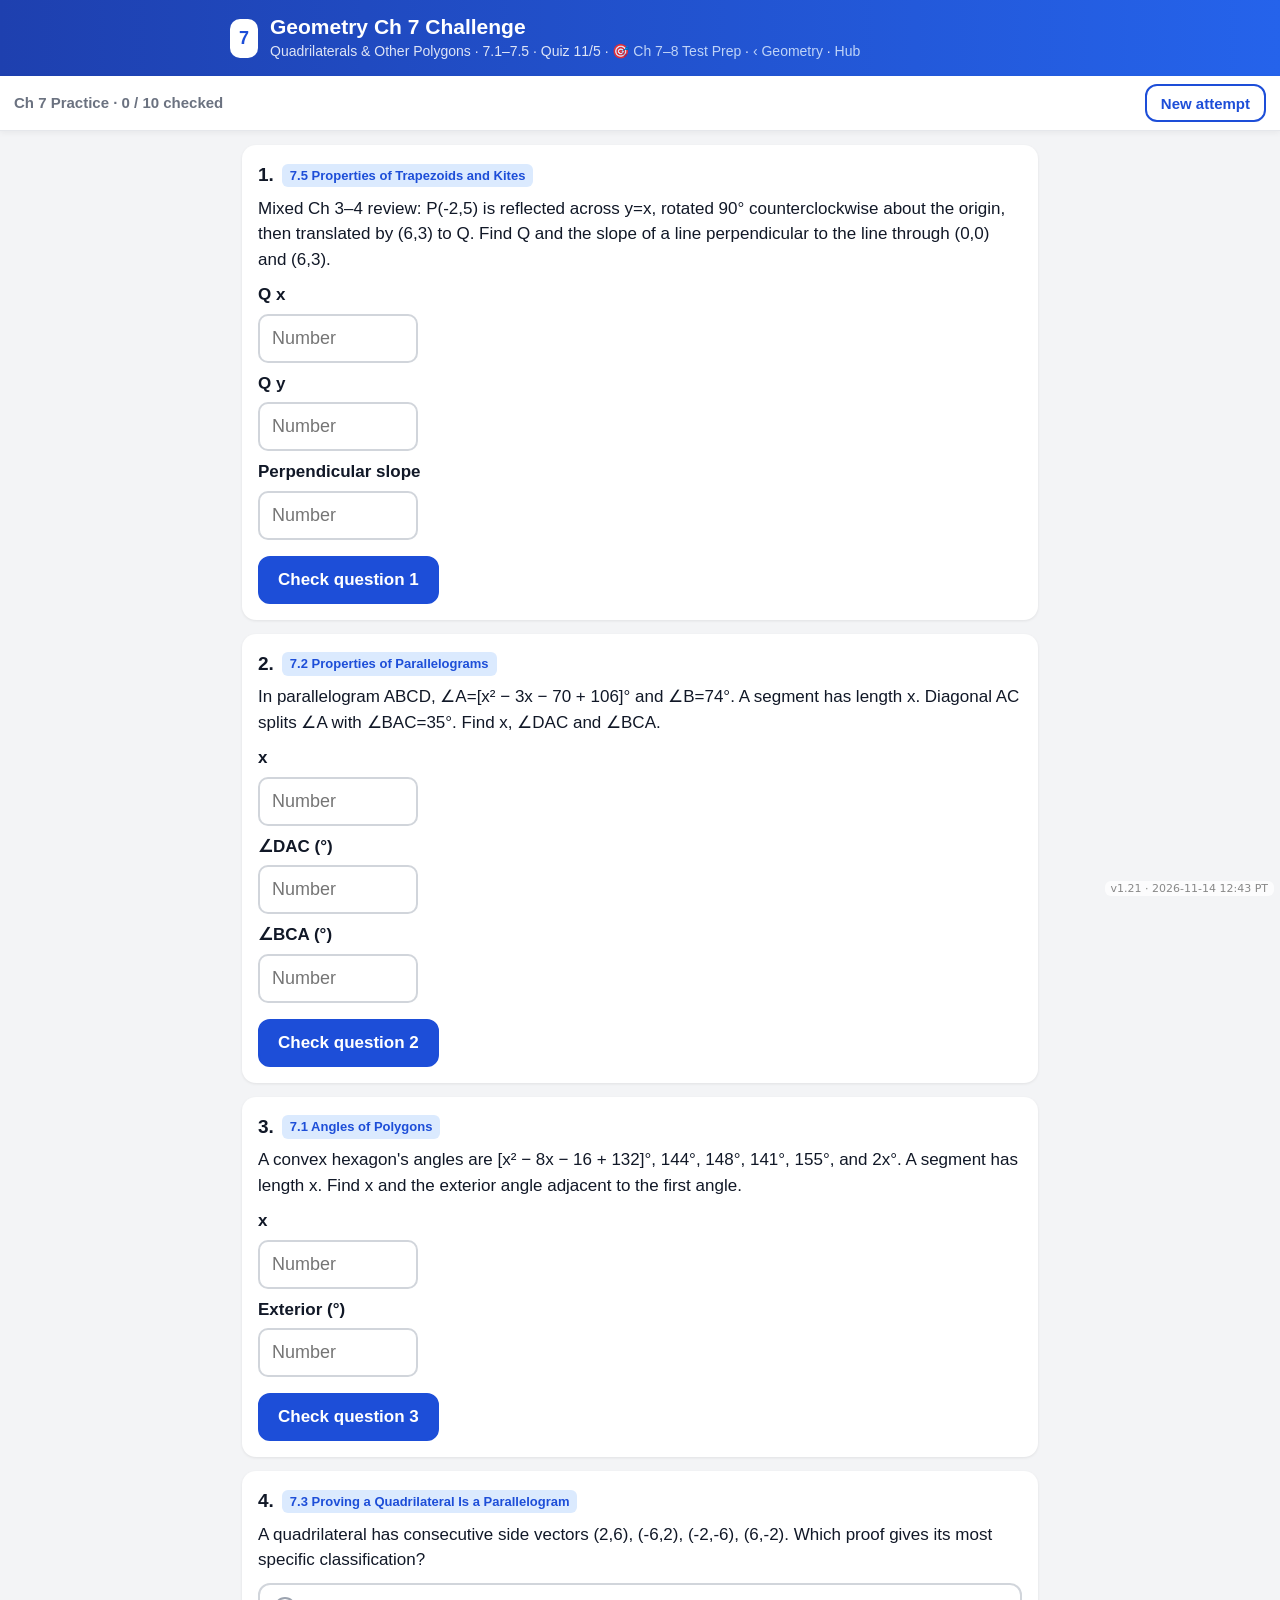
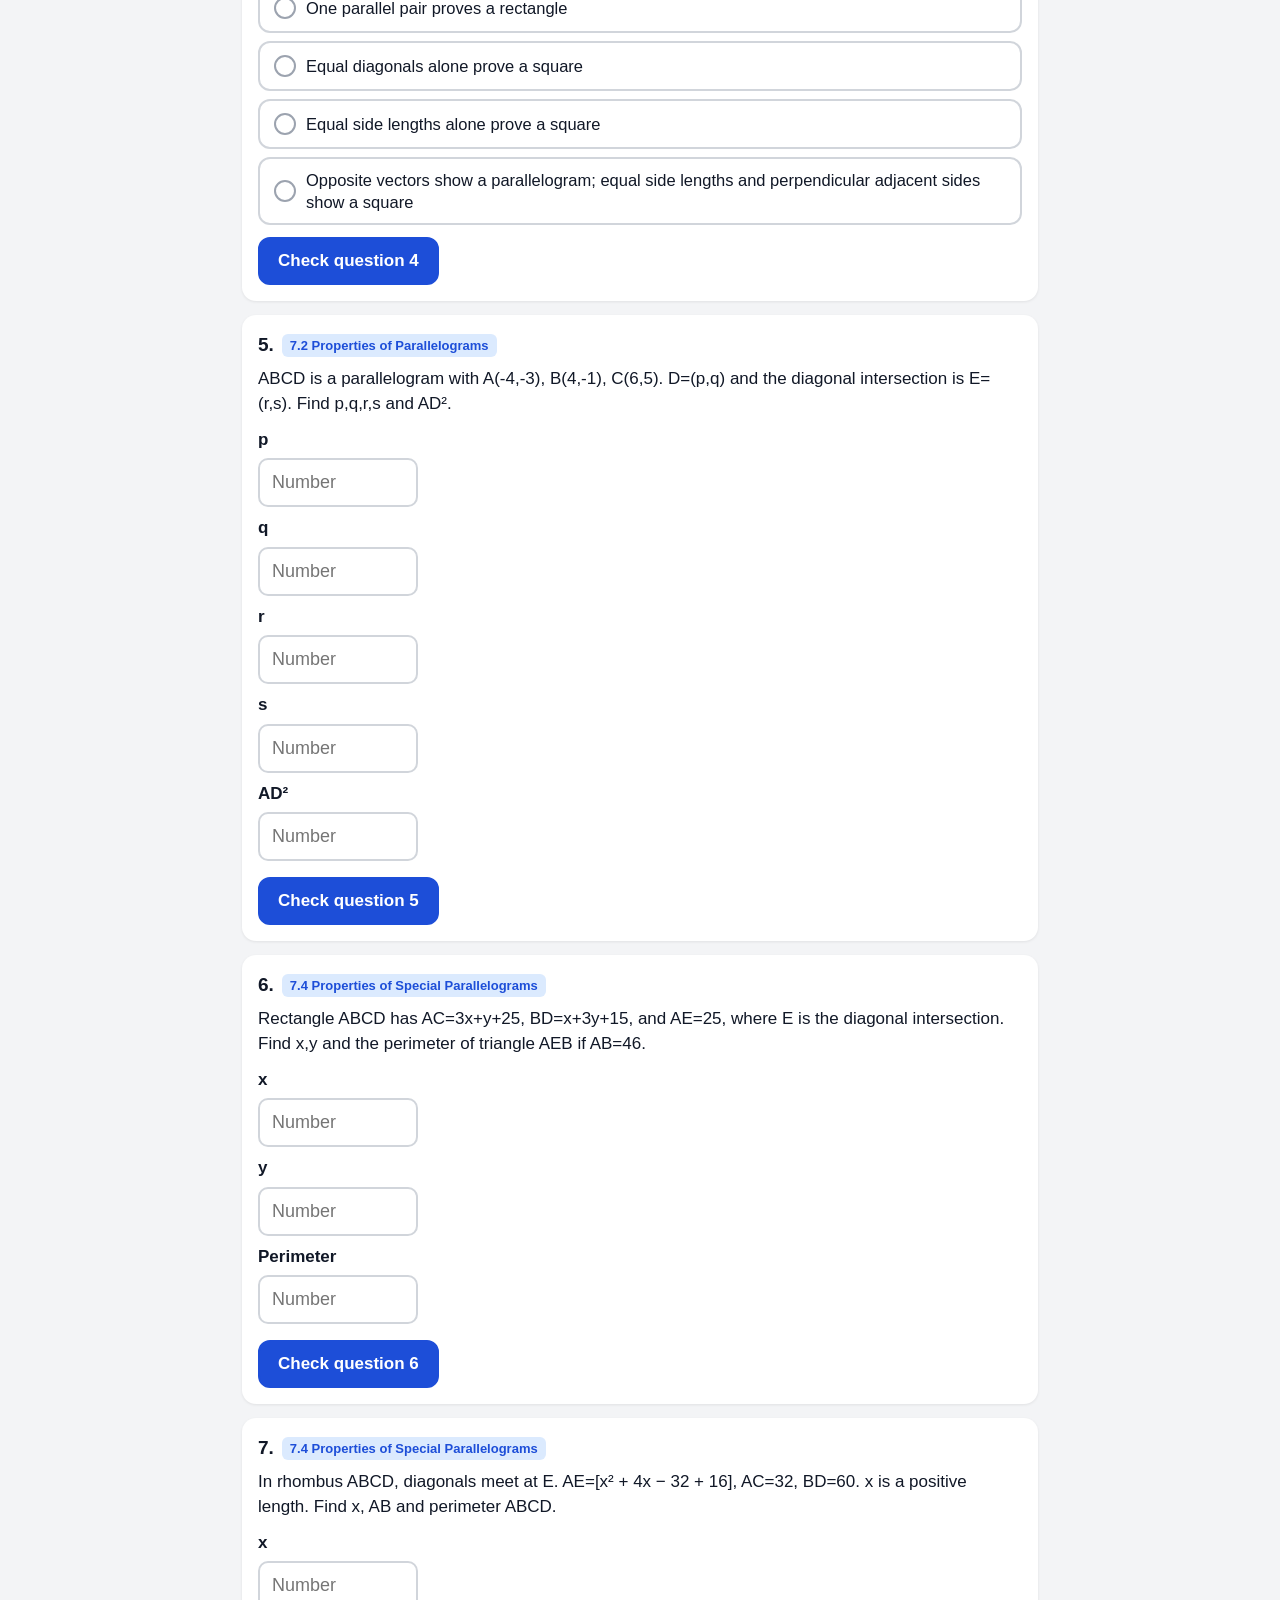
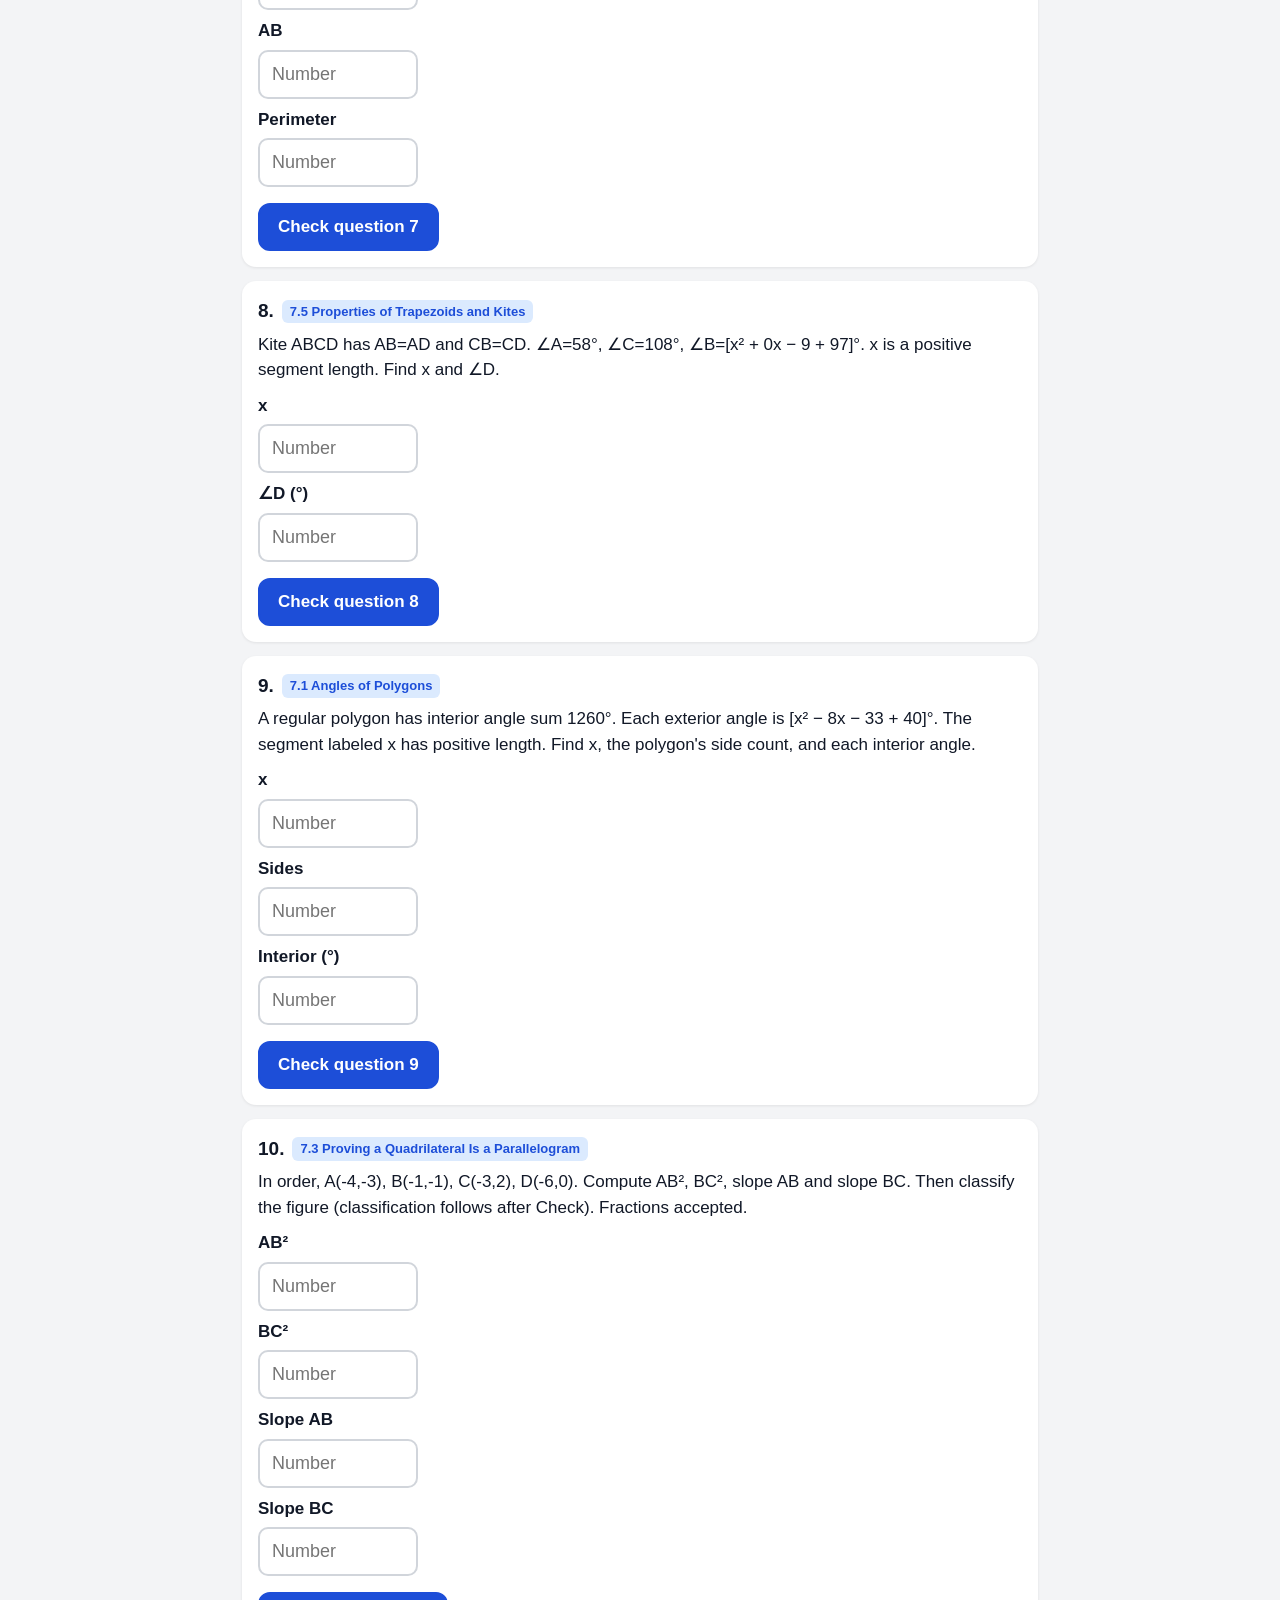
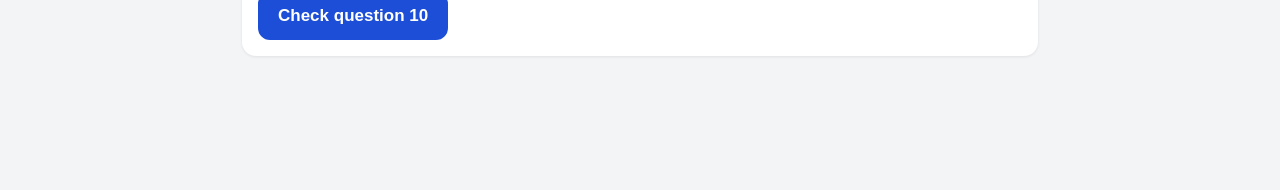
<file: study-hub/geometry/ch7/index.html>
<!doctype html>
<html lang="en">
<head>
<meta charset="utf-8">
<meta name="viewport" content="width=device-width, initial-scale=1, viewport-fit=cover">
<meta name="theme-color" content="#1d4ed8">
<title>Geometry Ch 7 Challenge · Quadrilaterals</title>
<link rel="stylesheet" href="../style.css">
<style>.solution{margin-top:12px;padding:10px 12px;background:#f8fafc;border-radius:10px;border:1px solid #e5e7eb}.qcheck{margin-top:12px}a.back{color:#dbeafe;text-decoration:none;font-size:14px}.part{margin-top:8px}.inrow input{max-width:160px}.secs{display:flex;flex-wrap:wrap;gap:6px;margin-top:8px}</style>
</head>
<body>
<header class="top">
  <div class="brand"><span class="badge">7</span><div><h1>Geometry Ch 7 Challenge</h1><p class="sub">Quadrilaterals &amp; Other Polygons · 7.1–7.5 · Quiz 11/5 · <a class="back" href="../ch7-8-test/">🎯 Ch 7–8 Test Prep</a> · <a class="back" href="../">‹ Geometry</a> · <a class="back" href="../../">Hub</a></p></div></div>
</header>
<div id="bar" class="bar"><span id="progress"></span><button id="reset" class="btn small">New attempt</button></div>
<main id="app"></main>
<script src="ch7.js"></script>
<script>
(function(){
const Q=window.CH7,KEY='geo7-state-v2',app=document.getElementById('app');
let st={ans:{},done:{}};
const save=()=>{try{localStorage.setItem(KEY,JSON.stringify(st))}catch(e){}};
const parse=v=>{v=String(v||'').trim().replace(/[\u2212\u2013]/g,'-').replace(/°/g,'');if(/^-?\d+\s*\/\s*\d+$/.test(v)){const[a,b]=v.split('/');return +a/ +b}return v===''?NaN:+v};
const ok=(q,qi,pi)=>pi<0?st.ans[qi+'-mc']===q.a:pi===99?st.ans[qi+'-mc2']===q.a2:Math.abs(parse(st.ans[qi+'-'+pi])-q.parts[pi][1])<1e-6;
const keys=q=>(q.parts||[]).map((_,i)=>i).concat(q.mc?[-1]:[]).concat(q.mc2?[99]:[]);
function mcHTML(qi,choices,ans,k,done){const v=st.ans[qi+'-'+k];return '<div class="choices">'+choices.map((c,ci)=>{let cl='choice'+(v===ci?' sel':'');if(done){if(ci===ans)cl+=' right';else if(v===ci)cl+=' wrong'}return '<button type="button" class="'+cl+'" data-k="'+qi+'-'+k+'" data-c="'+ci+'"'+(done?' disabled':'')+'><span class="dotc"></span><span>'+c+'</span></button>'}).join('')+'</div>'}
function render(){
 const nd=Object.keys(st.done).length;let tot=0,max=0;const miss={};
 let h='';
 Q.forEach((q,qi)=>{const done=!!st.done[qi],ks=keys(q);let got=0;if(done){ks.forEach(k=>{if(ok(q,qi,k))got++;else miss[q.s]=(miss[q.s]||0)+1});tot+=got;max+=ks.length}
  h+='<article class="card q'+(done?(got===ks.length?' got':got===0?' miss':' partial'):'')+'"><div class="qhead"><span class="qnum">'+(qi+1)+'.</span><span class="sec">'+q.s+'</span>'+(done?'<span class="mark '+(got===ks.length?'ok':got?'part':'bad')+'">'+got+'/'+ks.length+'</span>':'')+'</div><div class="prompt">'+q.p+'</div>';
  (q.parts||[]).forEach((p,pi)=>{const v=st.ans[qi+'-'+pi];h+='<div class="part"><div class="plabel">'+p[0]+'</div><div class="inrow"><input type="text" inputmode="text" autocomplete="off" data-k="'+qi+'-'+pi+'" value="'+String(v||'').replace(/"/g,'&quot;')+'" placeholder="Number"'+(done?' disabled':'')+'></div>'+(done?'<div class="result '+(ok(q,qi,pi)?'ok':'bad')+'">'+(ok(q,qi,pi)?'✓ Correct':'✗ Correct answer: <b>'+p[1]+'</b>')+'</div>':'')+'</div>'});
  if(q.mc)h+=mcHTML(qi,q.mc,q.a,'mc',done);
  if(q.mc2)h+='<div class="part"><div class="plabel">Diagonals perpendicular?</div>'+mcHTML(qi,q.mc2,q.a2,'mc2',done)+'</div>';
  h+=done?'<div class="solution"><b>Worked solution</b><ol class="steps">'+q.e.map(s=>'<li>'+s+'</li>').join('')+'</ol></div>':'<button class="btn primary qcheck" data-check="'+qi+'">Check question '+(qi+1)+'</button>';
  h+='</article>'});
 if(nd===Q.length){const ms=Object.keys(miss);h+='<div class="card"><h2>Score: '+tot+' / '+max+' ('+Math.round(tot*100/max)+'%)</h2>'+(ms.length?'<b>Review these sections:</b><ul>'+ms.map(s=>'<li>'+s+' — missed '+miss[s]+'</li>').join('')+'</ul>':'<p>Perfect score! 🎉</p>')+'</div>'}
 app.innerHTML=h;document.getElementById('progress').textContent='Ch 7 Practice · '+nd+' / '+Q.length+' checked';
 app.querySelectorAll('input[data-k]').forEach(i=>i.oninput=()=>{st.ans[i.dataset.k]=i.value;save()});
 app.querySelectorAll('button[data-c]').forEach(b=>b.onclick=()=>{st.ans[b.dataset.k]=+b.dataset.c;save();b.parentNode.querySelectorAll('.choice').forEach(x=>x.classList.toggle('sel',x===b))});
 app.querySelectorAll('[data-check]').forEach(b=>b.onclick=()=>{st.done[b.dataset.check]=1;save();const y=scrollY;render();scrollTo(0,y)});
}
document.getElementById('reset').onclick=()=>{if(confirm('Start a fresh attempt with new problems?')){location.reload()}};
render();
})();
</script>
<!--sh-version--><div id="sh-version" title="Tap for changelog" style="position:fixed;right:6px;bottom:4px;font:11px system-ui,sans-serif;color:#888;background:rgba(255,255,255,.75);padding:1px 6px;border-radius:6px;z-index:99999;cursor:pointer" data-log="Changelog&#10;v1.21: Geometry: fixed parallelogram system questions that could be unsolvable&#10;v1.20: Geometry: Chapter 7 &amp; 8 Test Prep&#10;v1.19: Chinese: restored online app (flashcards, review, handwriting recognition) after v1.18 regression; L13 D1 kept&#10;v1.18: Chinese: Lesson 13 Dialogue 1 vocab (上哪儿, 14 words)&#10;v1.17: Accelerated Chapter 7 — quadratics with root rejection, systems, coordinate proofs and mixed transformations&#10;v1.16: Chapter 7 Challenge — 10 harder multi-step generated problems per attempt&#10;v1.15: Chapter 7 fresh procedural problems, 28 templates, shuffled choices and recent-question avoidance&#10;v1.14: Geometry Ch 7 practice (7.1–7.5 quadrilaterals &amp; polygons, 10 challenge Q with worked solutions)&#10;v1.13: Geometry Ch 5–6 test now 13 questions: added 3 two-column proofs (fill-in Statement/Reason dropdowns, per-blank partial credit); 48 pts → /40, 55 min&#10;v1.12: Geometry Ch 5–6 is now one real-format test: 10 multi-step questions (36 pts → /40), 50 min, new numbers each time, worked solutions after submit&#10;v1.11: Geometry Ch 5–6 practice test&#10;v1.10: Chinese: Lesson 12 Dialogue 2 vocab (dining hall, 22 words)&#10;v1.9: Review sheets: Living Earth Unit 3 + Geometry Ch 5–6; Ch 6.1–6.3 practice&#10;v1.8: Living Earth labs + Unit 3 practice&#10;v1.7: Chapter 5 quiz now 10 questions (40 pts)&#10;v1.6: Geometry Chapter 5 quiz (congruent triangles)&#10;v1.5: Normal round: each word once, random 英翻中/音翻中; review list = last round&#x27;s misses&#10;v1.4: Review mode: only missed words, once each&#10;v1.3: Version label on every page (tap for changelog)&#10;v1.2: Chinese: English answers accept synonyms and small typos&#10;v1.1: Chinese: words you needed help on are repeated next round&#10;v1.0: Hosted online (no names)" onclick="alert(this.dataset.log)">v1.21 · 2026-11-14 12:43 PT</div><!--/sh-version--></body>
</html>
</file>
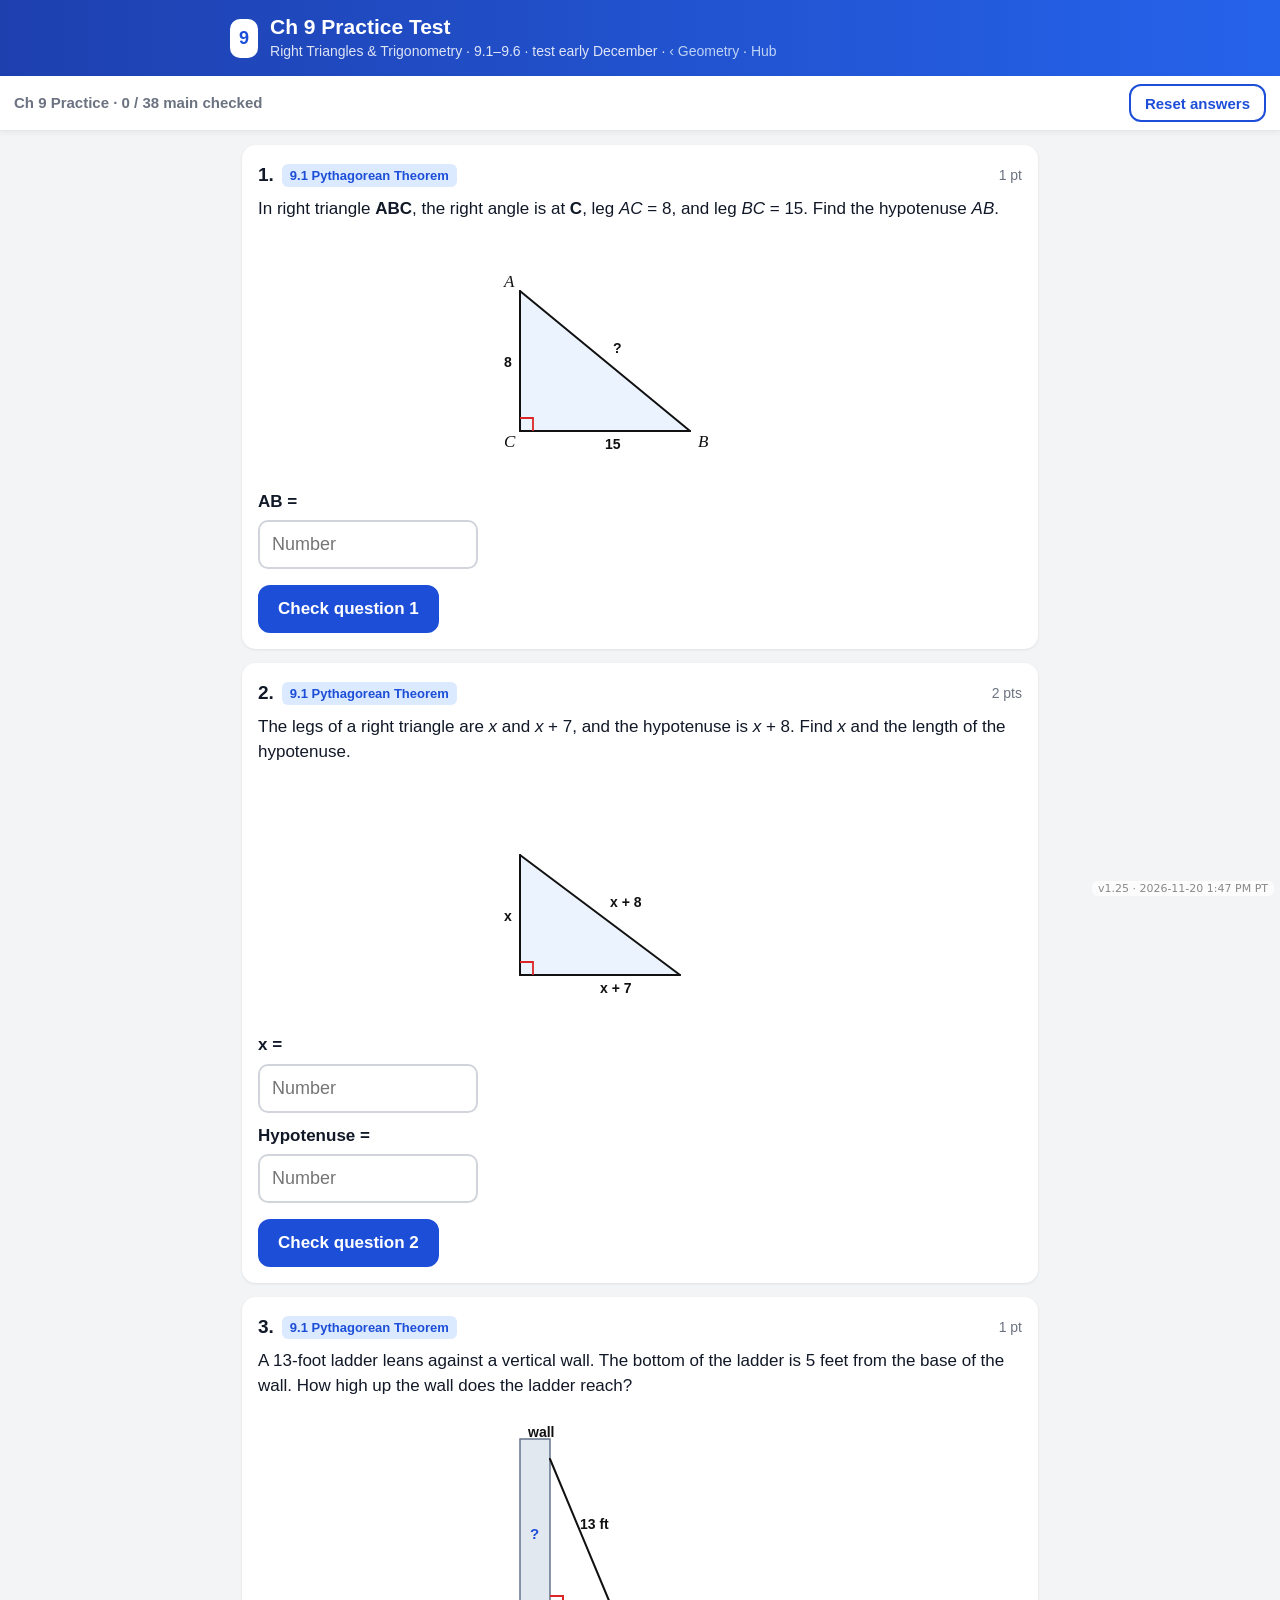
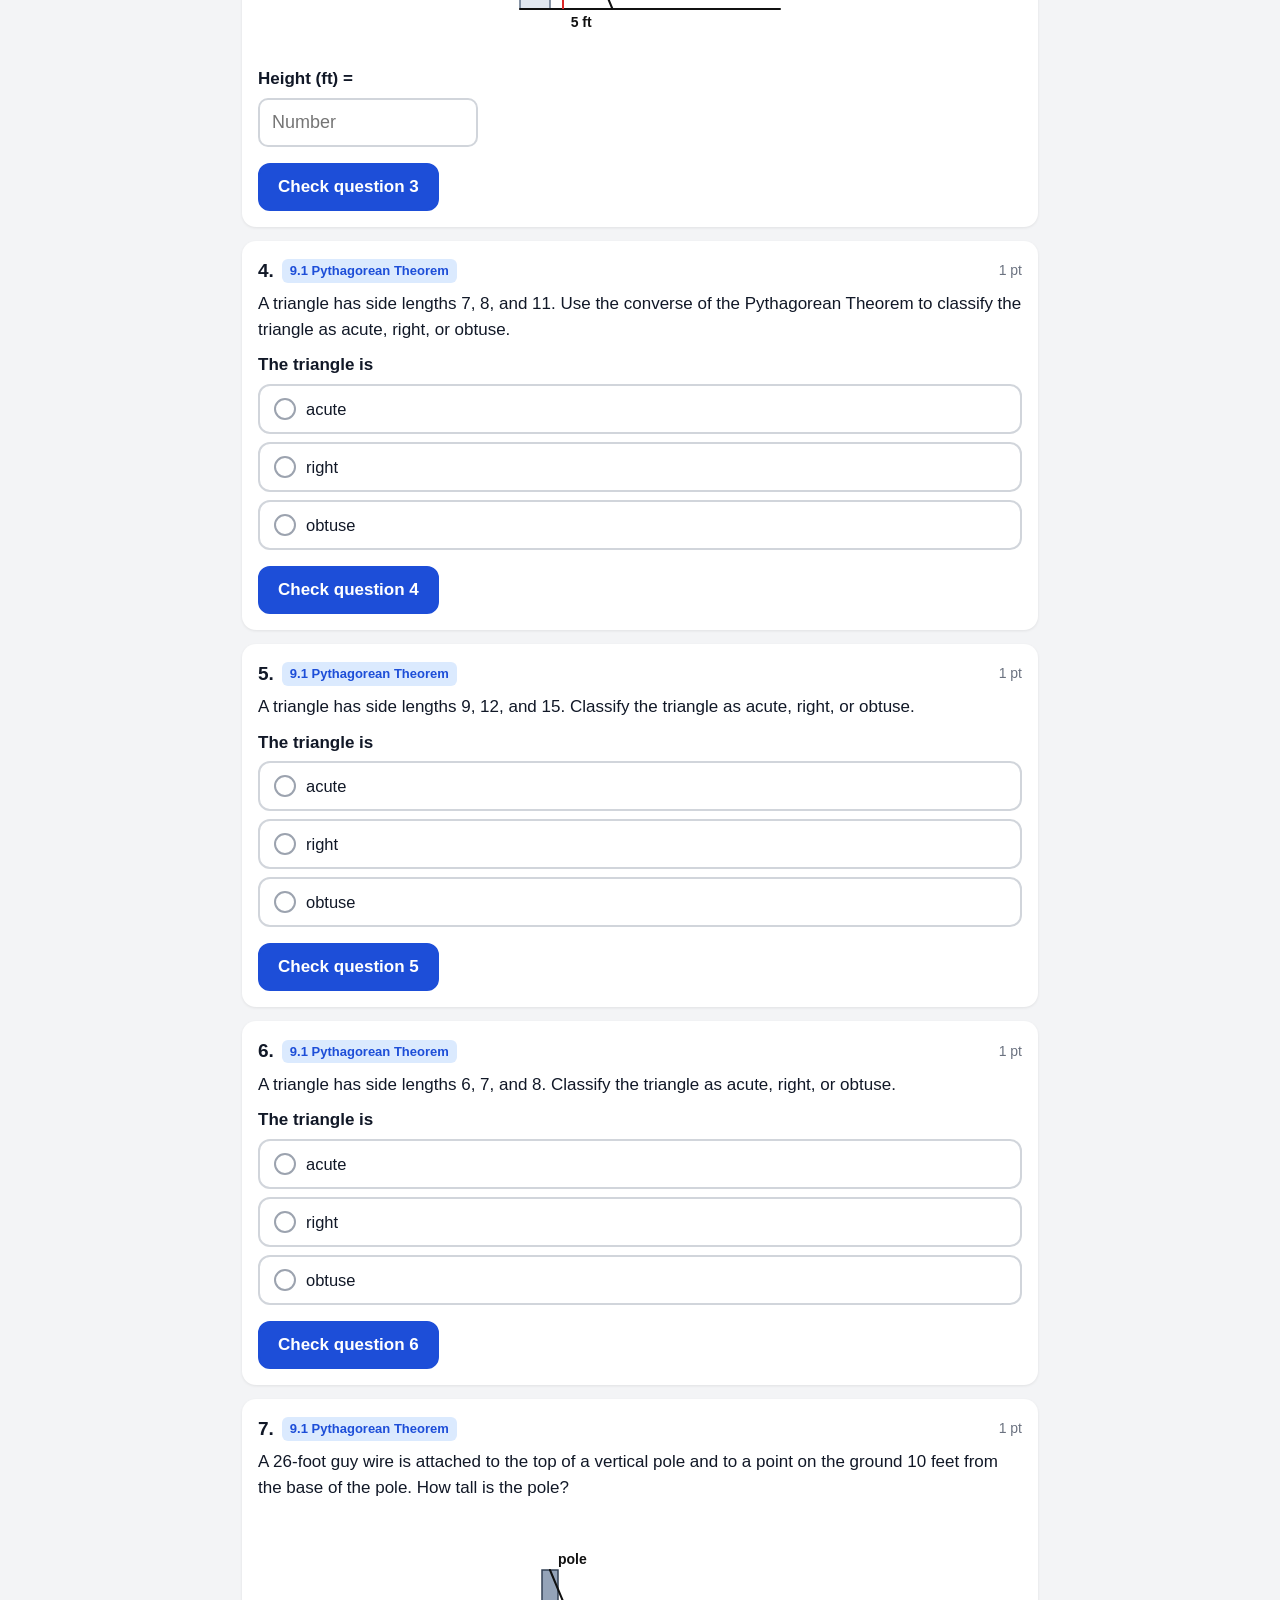
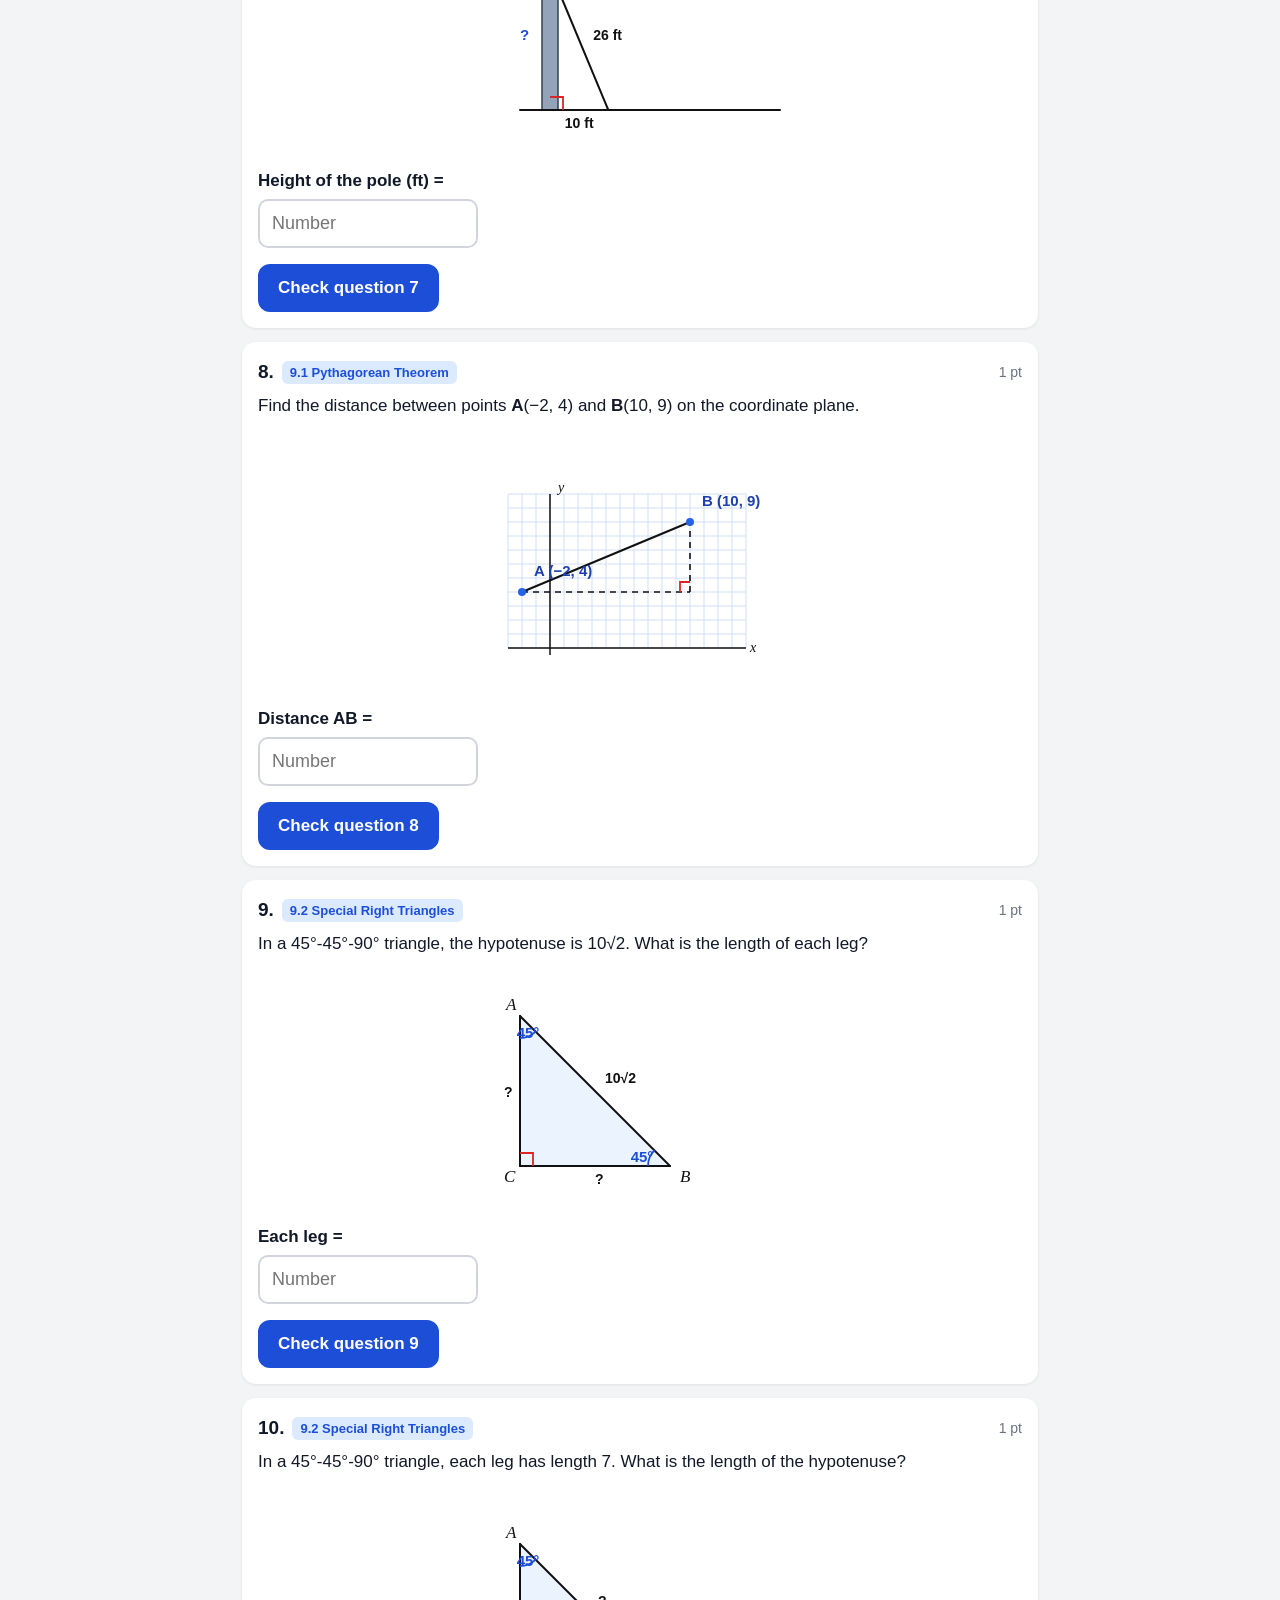
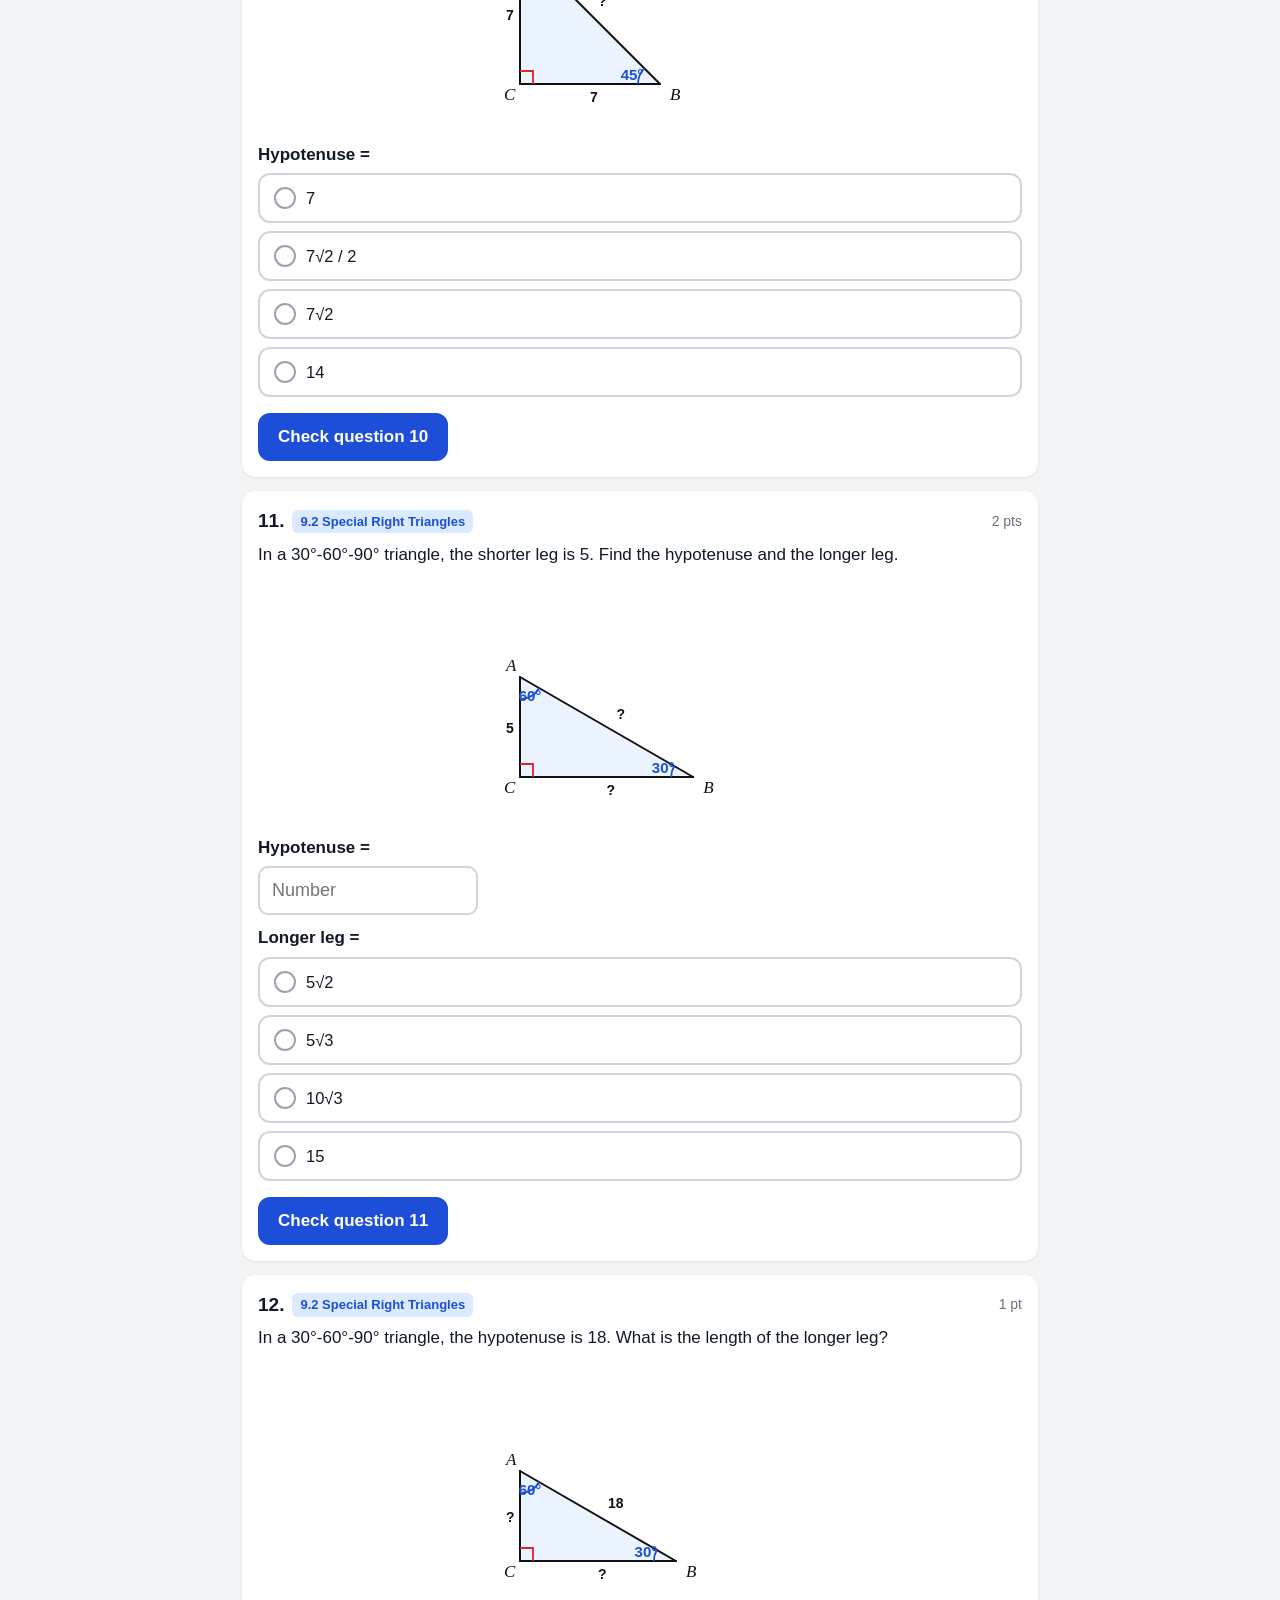
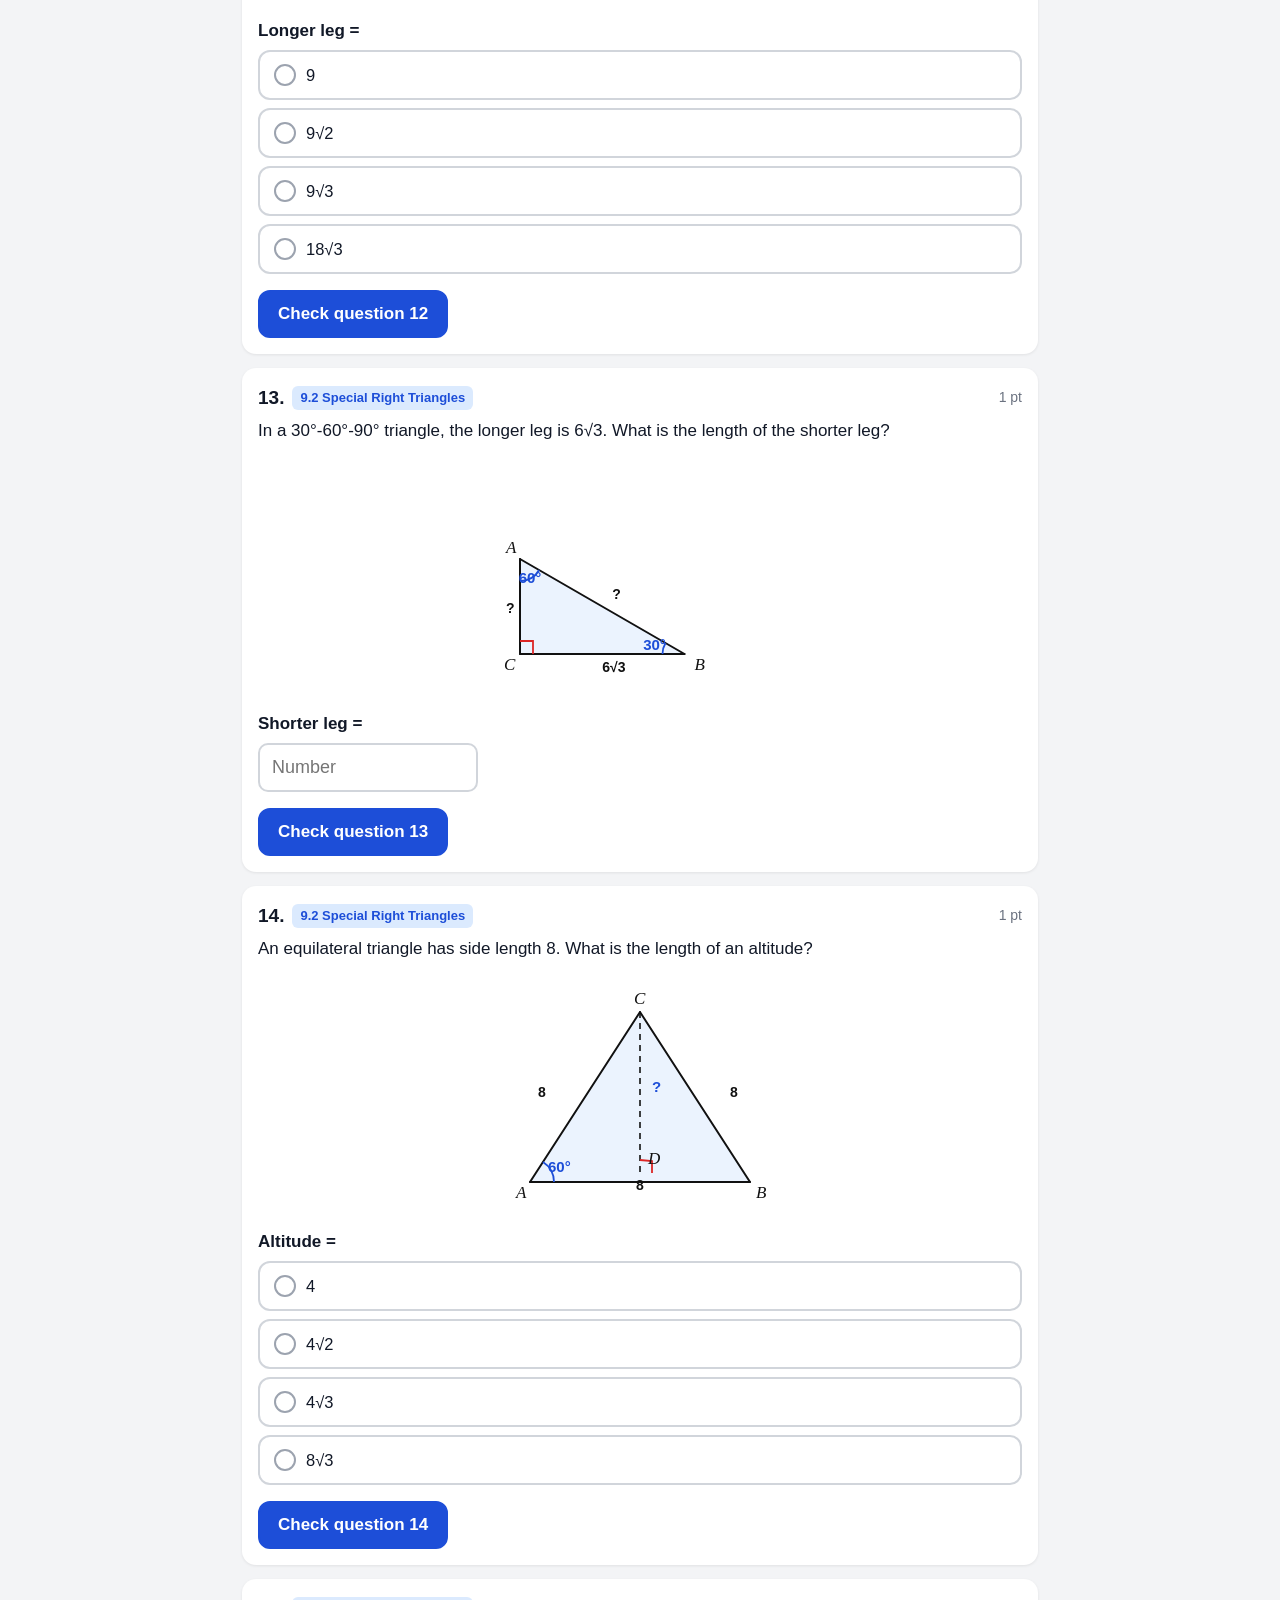
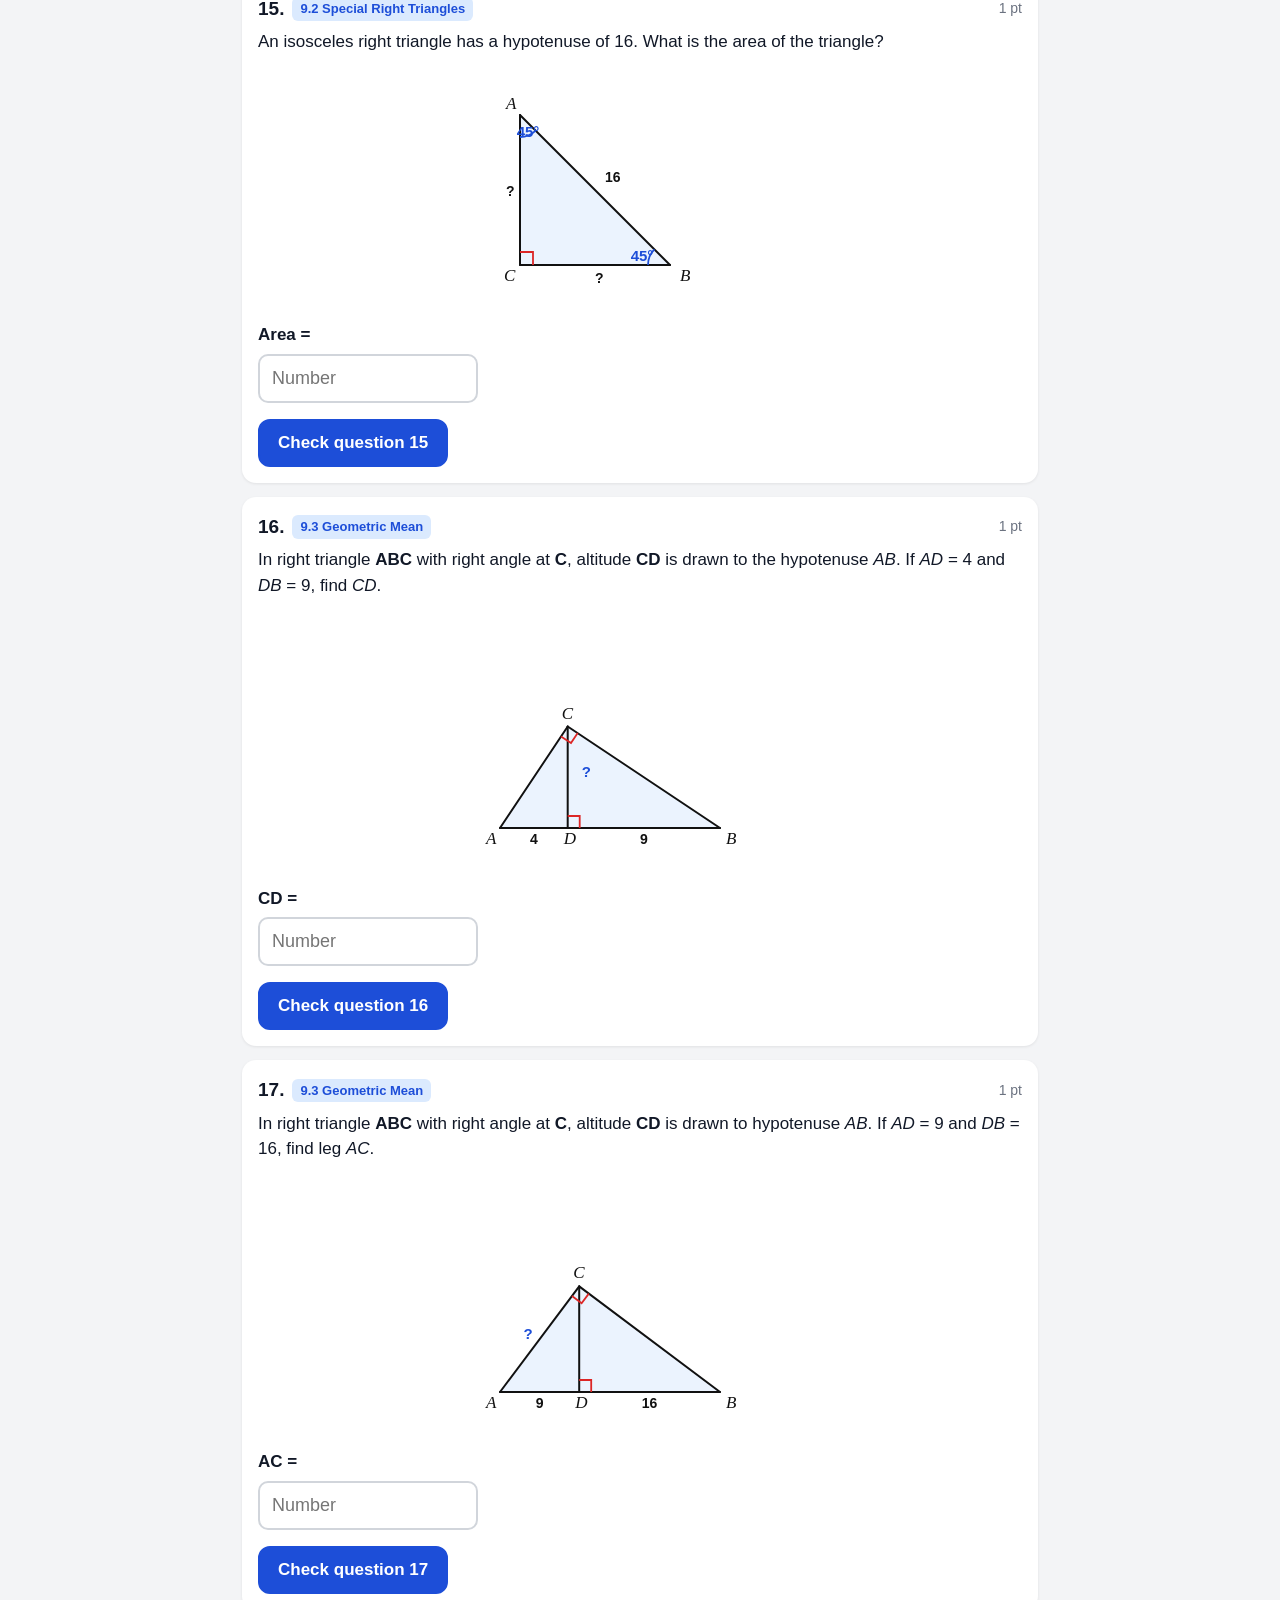
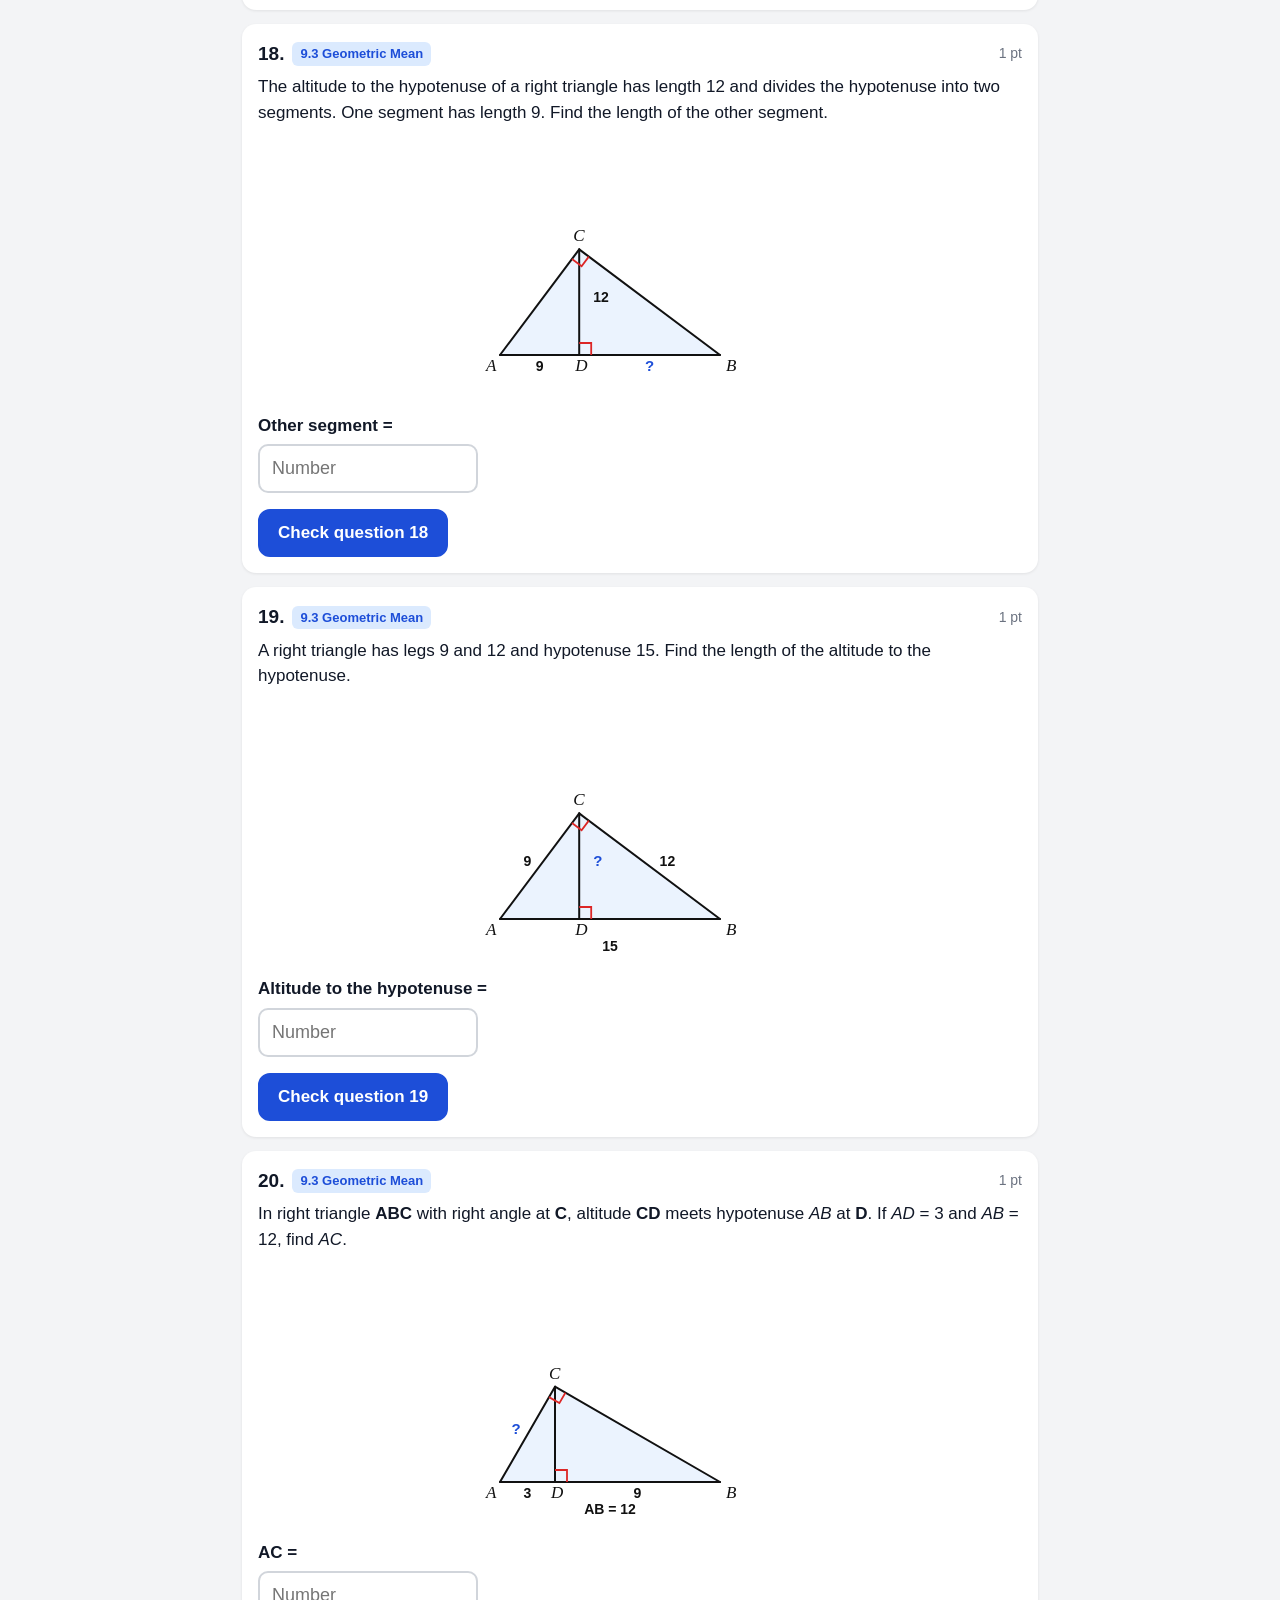
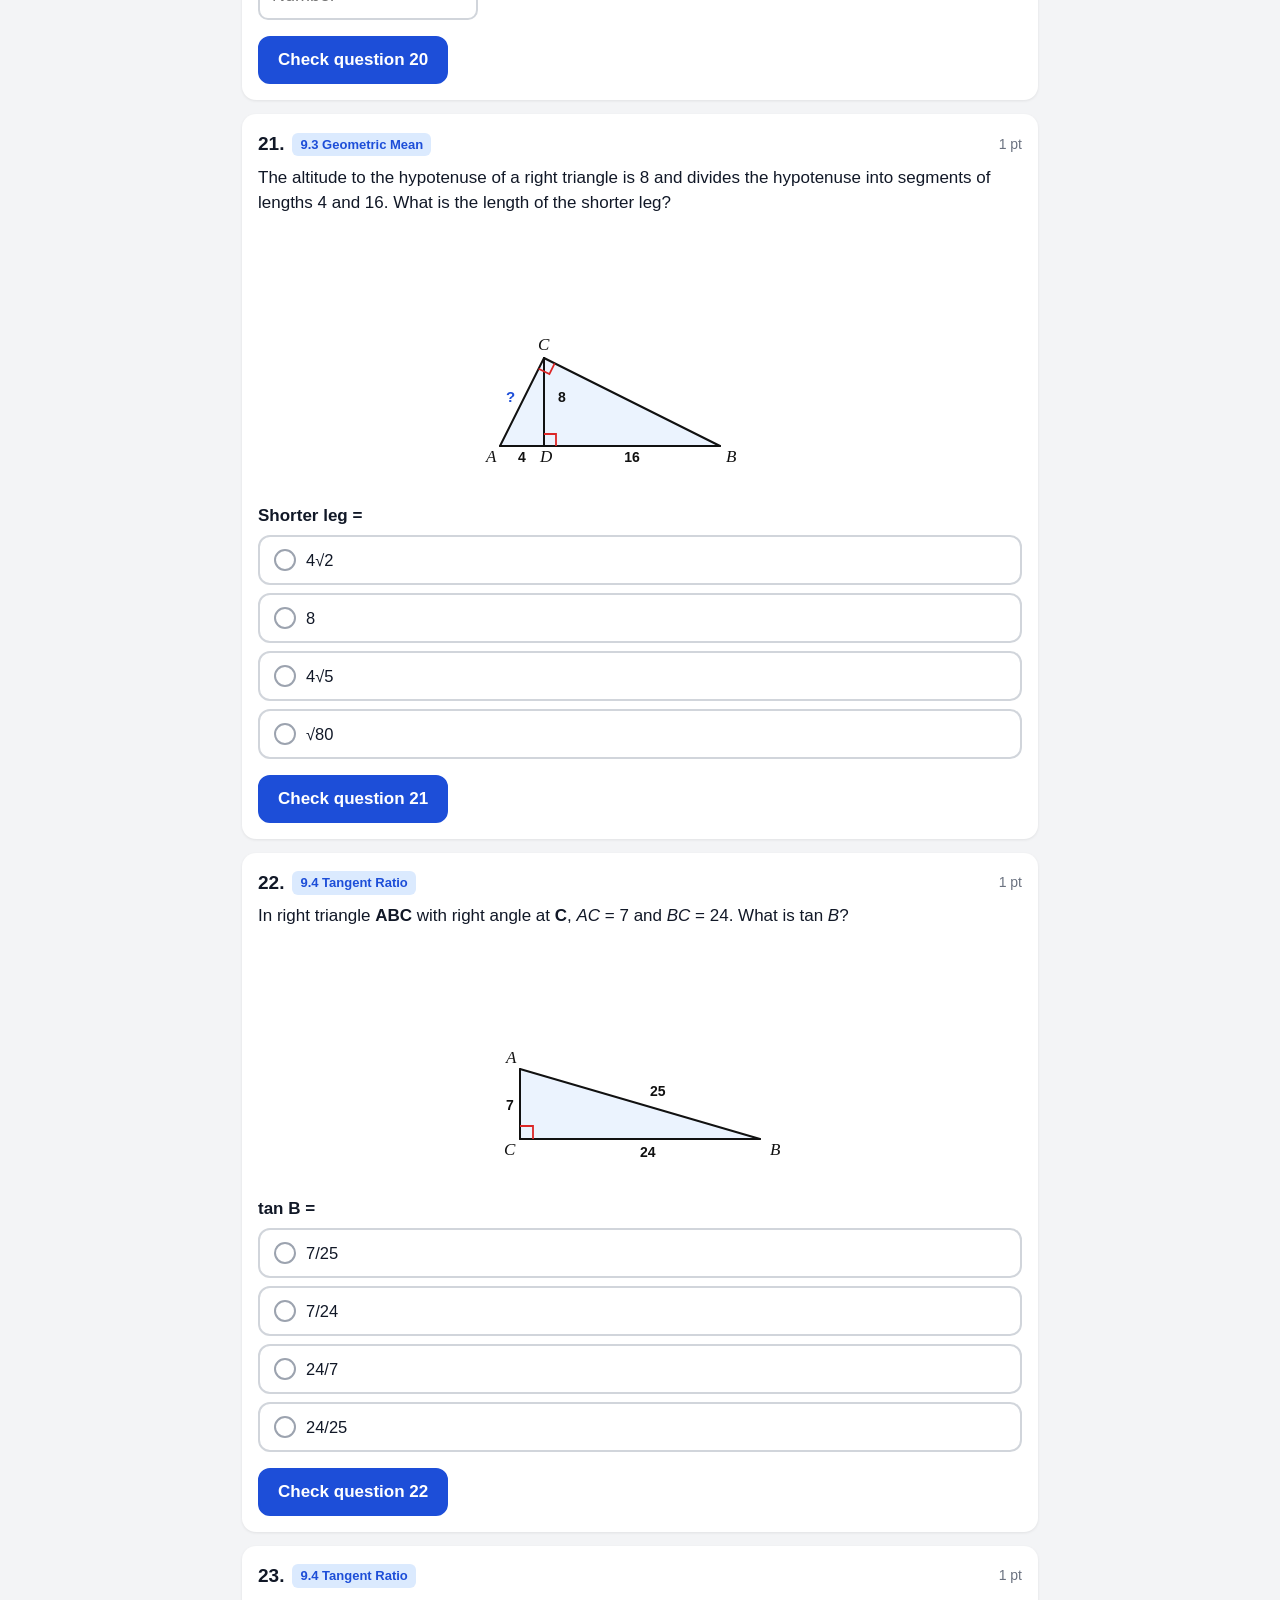
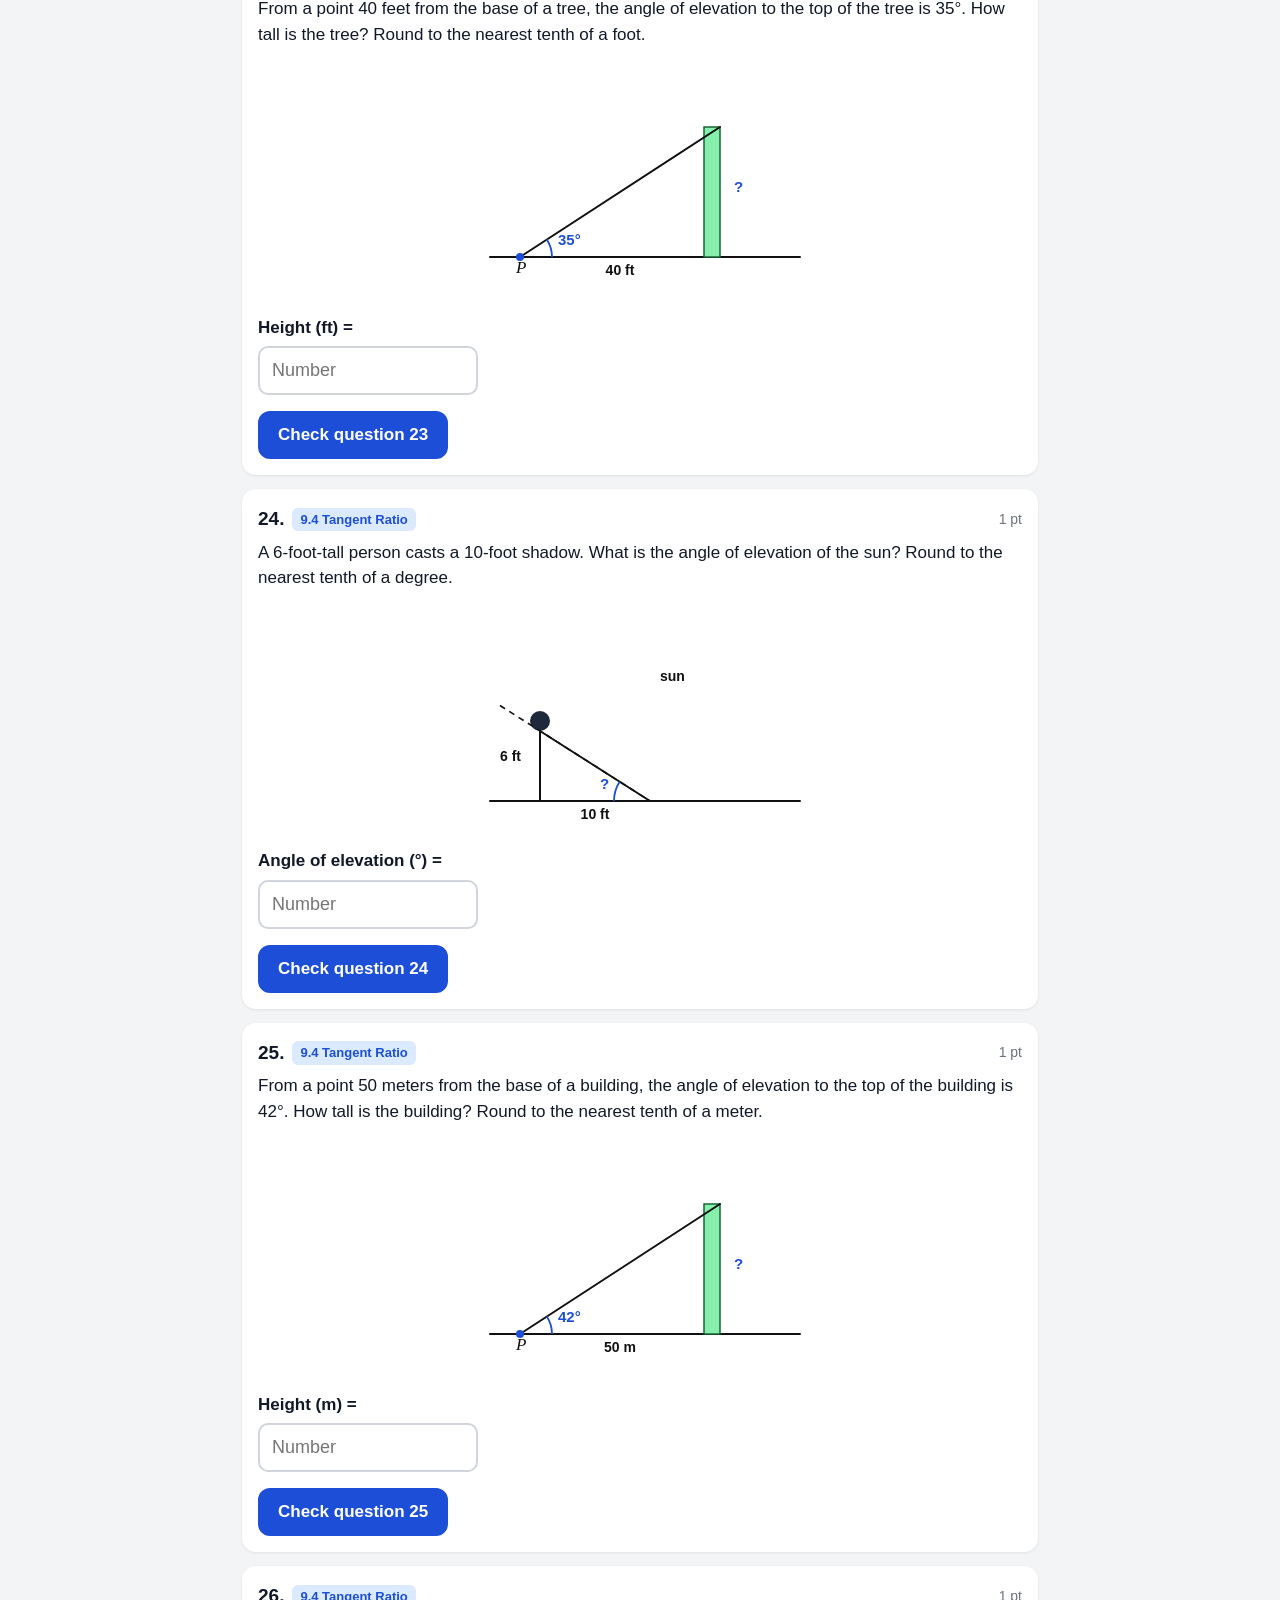
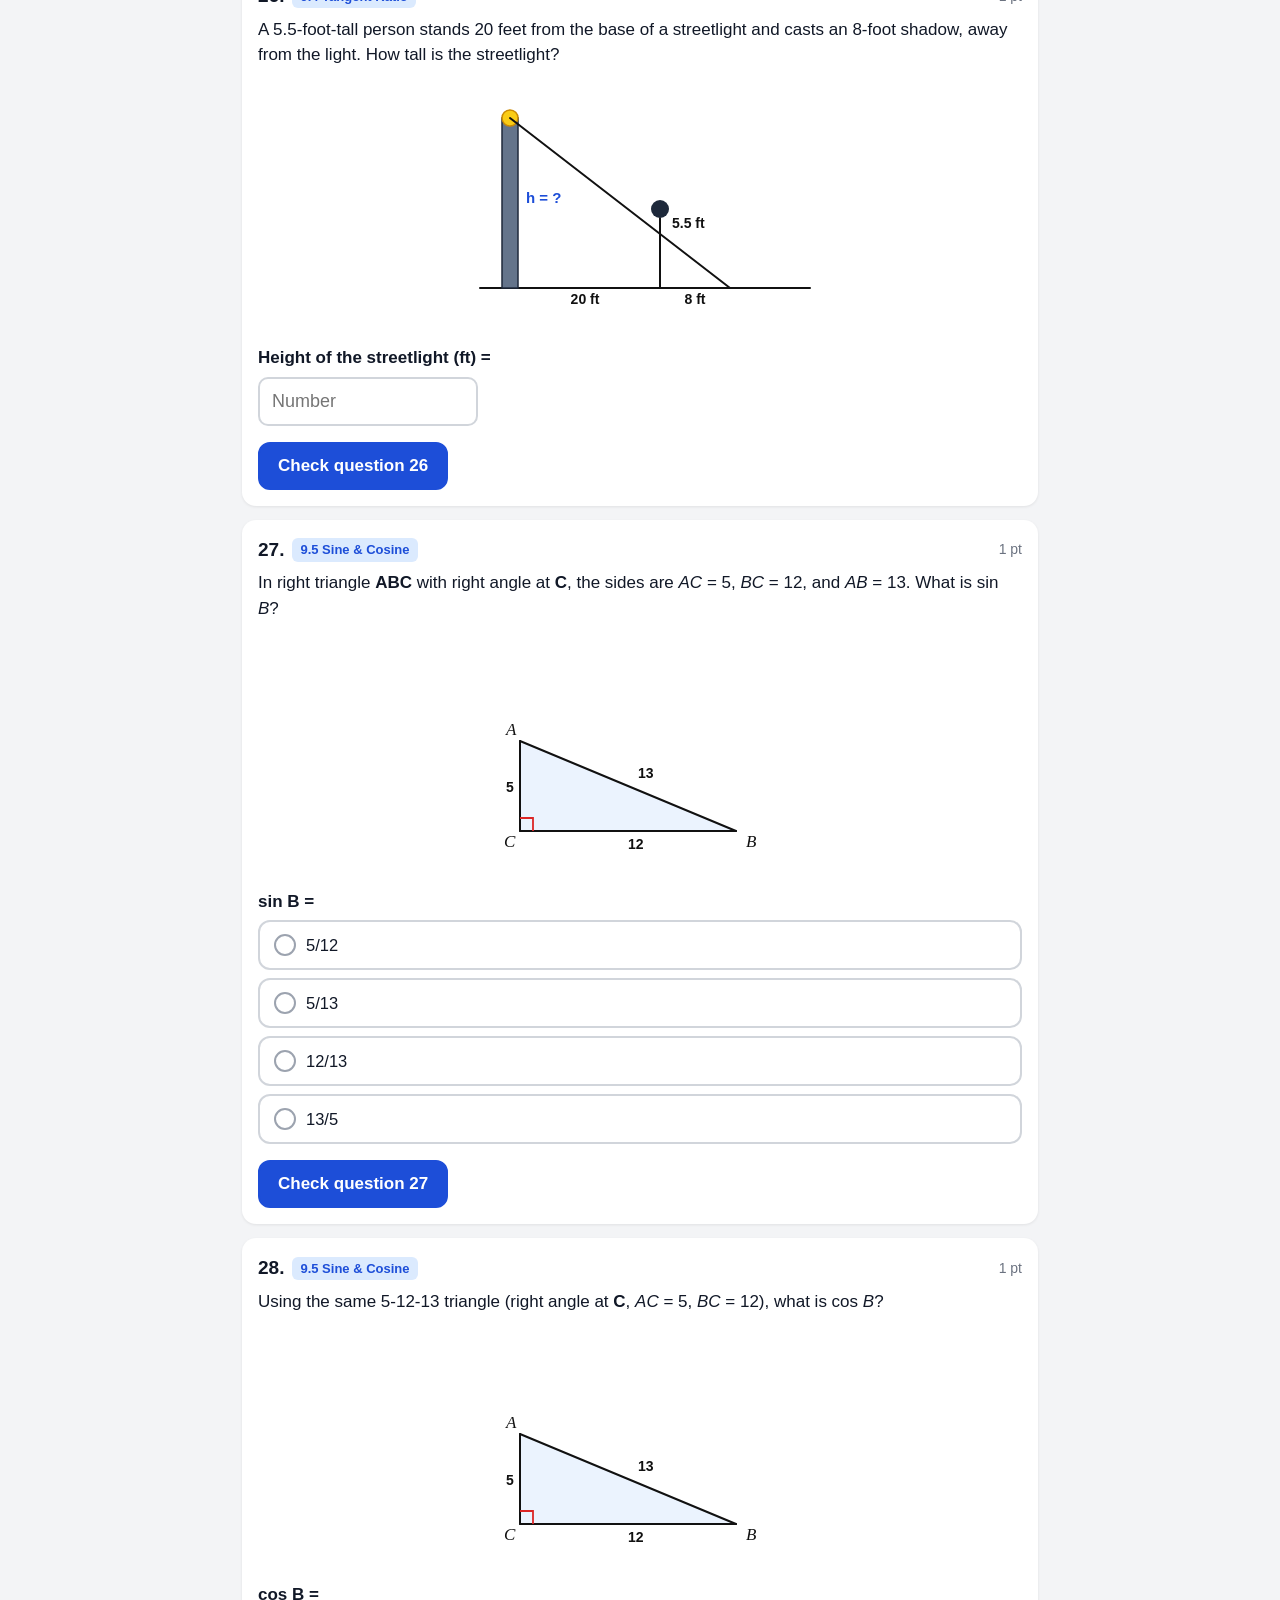
<file: study-hub/geometry/ch9-test/index.html>
<!doctype html>
<html lang="en">
<head>
<meta charset="utf-8">
<meta name="viewport" content="width=device-width, initial-scale=1, viewport-fit=cover">
<meta name="theme-color" content="#1d4ed8">
<title>Geometry Ch 9 Practice Test · Right Triangles &amp; Trigonometry</title>
<link rel="stylesheet" href="../style.css">
<style>
.solution{margin-top:12px;padding:10px 12px;background:#f8fafc;border-radius:10px;border:1px solid #e5e7eb}
.qcheck{margin-top:12px}
a.back{color:#dbeafe;text-decoration:none;font-size:14px}
.part{margin-top:10px}
.inrow input{max-width:220px}
.sec.bonus{background:#fef3c7;color:#92400e}
.card.bonusq{border:2px solid #f59e0b}
.bonushead{background:#fffbeb;border:2px solid #f59e0b;border-radius:14px;padding:14px 16px;margin:22px 0 14px}
.bonushead h2{margin:0 0 4px;font-size:18px;color:#92400e}
code{background:#f1f5f9;border-radius:4px;padding:0 4px}
.toc{display:flex;flex-wrap:wrap;gap:6px;margin-top:8px}
.toc a{font-size:13px;font-weight:700;text-decoration:none;background:#eff6ff;color:#1d4ed8;border-radius:999px;padding:4px 10px}
.note{font-size:14.5px;color:#374151}
</style>
</head>
<body>
<header class="top">
  <div class="brand"><span class="badge">9</span><div>
    <h1>Ch 9 Practice Test</h1>
    <p class="sub">Right Triangles &amp; Trigonometry · 9.1–9.6 · test early December · <a class="back" href="../">‹ Geometry</a> · <a class="back" href="../../">Hub</a></p>
  </div></div>
</header>
<div id="bar" class="bar"><span id="progress"></span><button id="reset" class="btn small">Reset answers</button></div>
<main id="app"></main>
<script src="ch9.js"></script>
<script>
(function(){
const ALL=window.CH9, KEY='geo9-attempt-v1', app=document.getElementById('app');
const MAIN=ALL.filter(q=>!q.bonus), BONUS=ALL.filter(q=>q.bonus);
function freshState(){
  return {ans:{}, done:{}, t:Date.now()};
}
let st=null; try{st=JSON.parse(localStorage.getItem(KEY))}catch(e){}
if(!st||typeof st!=='object') st=freshState();
st.ans=st.ans||{}; st.done=st.done||{};
const save=()=>{try{localStorage.setItem(KEY,JSON.stringify(st))}catch(e){}};

function cleanStr(v){
  return String(v==null?'':v).trim()
    .replace(/[\u2212\u2013\u2014]/g,'-')
    .replace(/°/g,'')
    .replace(/,/g,'');
}
function num(v){
  v=cleanStr(v);
  const mix=v.match(/^(-?\d+)\s+(\d+)\s*\/\s*(\d+)$/);
  if(mix){const den=+mix[3]; if(!den) return NaN; const whole=+mix[1]; return whole + Math.sign(whole||1)*(+mix[2])/den;}
  v=v.replace(/\s+/g,'');
  if(/^-?\d+(\.\d+)?\/-?\d+(\.\d+)?$/.test(v)){const[a,b]=v.split('/'); if(+b===0)return NaN; return +a/+b;}
  if(v===''||!/^-?(\d+\.?\d*|\.\d+)$/.test(v)) return NaN;
  return +v;
}
function near(a,b){
  if(!isFinite(a)||!isFinite(b)) return false;
  const tol=Math.max(0.1, 0.01*Math.abs(b));
  return Math.abs(a-b)<=tol+1e-12;
}
function ok(p,v){
  if(p.t==='mc') return v===p.a;
  return near(num(v), p.a);
}
function show(p){ return p.show!=null?p.show:(p.t==='mc'?p.c[p.a]:String(p.a)); }
const esc=s=>String(s==null?'':s).replace(/&/g,'&amp;').replace(/"/g,'&quot;').replace(/</g,'&lt;');

function render(){
  const Qs=ALL;
  let mainGot=0, mainMax=0, bonusGot=0, bonusMax=0, mainDone=0, mainN=MAIN.length;
  const topic={}, miss={};
  const checkedMain=MAIN.filter((_,i)=>st.done[i]); // wait, done keys are by ALL index

  let h='';

  let lastSec='', secId=0;
  Qs.forEach((q,qi)=>{
    if(q.s!==lastSec){
      lastSec=q.s; secId++;
      if(q.bonus){
        h+='<div class="bonushead" id="sec-bonus"><h2>Optional bonus · Section 9.7</h2><p class="note" style="margin:0">Law of Sines and Law of Cosines. Your class assignment is 9.1–9.6, so these three questions are extra practice only and <b>do not count</b> toward the main score.</p></div>';
      } else {
        const ids={1:'sec-1',2:'sec-2',3:'sec-3',4:'sec-4',5:'sec-5',6:'sec-6'};
        // map by section number in the label
        const m=q.s.match(/^9\.(\d)/);
        const id=m?'sec-'+m[1]:'sec-x';
        h+='<div id="'+id+'"></div>';
      }
    }
    const done=!!st.done[qi];
    const n=q.parts.length;
    let got=0;
    if(done){
      q.parts.forEach((p,pi)=>{ if(ok(p, st.ans[qi+'-'+pi])) got++; });
      if(q.bonus){ bonusGot+=got; bonusMax+=n; }
      else { mainGot+=got; mainMax+=n; topic[q.s]=topic[q.s]||[0,0]; topic[q.s][0]+=got; topic[q.s][1]+=n; if(got<n) miss[q.s]=(miss[q.s]||0)+(n-got); }
    }
    if(!q.bonus && done) mainDone++;

    const mark=done?'<span class="mark '+(got===n?'ok':got?'part':'bad')+'">'+got+'/'+n+'</span>':'<span class="pts">'+n+' pt'+(n>1?'s':'')+'</span>';
    const secClass=q.bonus?'sec bonus':'sec';
    h+='<article class="card q'+(q.bonus?' bonusq':'')+(done?(got===n?' got':got===0?' miss':' partial'):'')+'" id="q'+(qi+1)+'">';
    h+='<div class="qhead"><span class="qnum">'+(qi+1)+'.</span><span class="'+secClass+'">'+q.s+'</span>'+mark+'</div>';
    h+='<div class="prompt">'+q.p+'</div>';
    if(q.svg) h+=q.svg;
    q.parts.forEach((p,pi)=>{
      const k=qi+'-'+pi, v=st.ans[k];
      h+='<div class="part"><div class="plabel">'+p.l+'</div>';
      if(p.t==='mc'){
        h+='<div class="choices">'+p.c.map((c,ci)=>{
          let cl='choice'+(v===ci?' sel':'');
          if(done){ if(ci===p.a) cl+=' right'; else if(v===ci) cl+=' wrong'; }
          return '<button type="button" class="'+cl+'" data-k="'+k+'" data-c="'+ci+'"'+(done?' disabled':'')+'><span class="dotc"></span><span>'+c+'</span></button>';
        }).join('')+'</div>';
      } else {
        h+='<div class="inrow"><input type="text" inputmode="decimal" autocomplete="off" autocapitalize="off" spellcheck="false" data-k="'+k+'" value="'+esc(v)+'" placeholder="Number" '+(done?'disabled':'')+'></div>';
      }
      if(done) h+='<div class="result '+(ok(p,v)?'ok':'bad')+'">'+(ok(p,v)?'✓ Correct':'✗ Correct answer: <b>'+show(p)+'</b>')+'</div>';
      h+='</div>';
    });
    h+=done?'<div class="solution"><b>Worked solution</b><ol class="steps">'+q.e.map(s=>'<li>'+s+'</li>').join('')+'</ol></div>':'<button class="btn primary qcheck" data-check="'+qi+'">Check question '+(qi+1)+'</button>';
    h+='</article>';
  });

  const allMainChecked = MAIN.every((_,i)=>st.done[i]); // MAIN indices are 0..37, and they are the first 38 of ALL
  // Confirm MAIN is a prefix of ALL
  if(allMainChecked){
    const pct=mainMax?Math.round(mainGot*1000/mainMax)/10:0;
    const ms=Object.keys(miss);
    h+='<div class="card score" id="score"><div class="big">'+mainGot+' / '+mainMax+'</div>';
    h+='<div class="pct">'+pct+'% on 9.1–9.6</div>';
    h+='<p class="msg">'+(ms.length?'Sections to review before the Chapter 9 test:':'Perfect score on 9.1–9.6! 🎉')+'</p>';
    h+='<div class="secs">'+Object.keys(topic).map(s=>{const t=topic[s]; return '<span class="'+(t[0]===t[1]?'full':t[0]?'some':'none')+'">'+s+' '+t[0]+'/'+t[1]+'</span>'}).join('')+'</div>';
    if(ms.length){
      h+='<ul style="text-align:left">'+ms.map(s=>{
        const first=ALL.findIndex((q,i)=>q.s===s && st.done[i] && q.parts.some((p,pi)=>!ok(p,st.ans[i+'-'+pi])));
        const href=first>=0?'#q'+(first+1):'#sec-1';
        return '<li><b>'+s+'</b> — missed '+miss[s]+' part'+(miss[s]>1?'s':'')+' · <a href="'+href+'">jump to first miss</a></li>';
      }).join('')+'</ul>';
    }
    const bonusChecked=BONUS.filter((_,i)=>st.done[MAIN.length+i]);
    if(bonusChecked.length){
      h+='<p class="note">Bonus 9.7: <b>'+bonusGot+' / '+bonusMax+'</b> (not included in the main score).</p>';
    } else {
      h+='<p class="note">Bonus 9.7 is optional and is not included in this score. <a href="#sec-bonus">Try the three bonus questions</a> if you want a preview of the Law of Sines and Cosines.</p>';
    }
    h+='<button class="btn primary big" id="again">Reset and try again</button></div>';
  }

  app.innerHTML=h;
  const nChecked=Object.keys(st.done).filter(k=>+k<MAIN.length).length;
  document.getElementById('progress').textContent='Ch 9 Practice · '+nChecked+' / '+MAIN.length+' main checked';

  app.querySelectorAll('input[data-k]').forEach(i=>i.oninput=()=>{st.ans[i.dataset.k]=i.value;save()});
  app.querySelectorAll('button[data-c]').forEach(b=>b.onclick=()=>{st.ans[b.dataset.k]=+b.dataset.c;save();b.parentNode.querySelectorAll('.choice').forEach(x=>x.classList.toggle('sel',x===b))});
  app.querySelectorAll('[data-check]').forEach(b=>b.onclick=()=>{
    const qi=+b.dataset.check;
    // require an answer on each part before checking? Allow check with blanks (they'll be marked wrong).
    st.done[qi]=1; save();
    const y=scrollY; render(); scrollTo(0,y);
    if(MAIN.every((_,i)=>st.done[i])){
      const el=document.getElementById('score'); if(el) el.scrollIntoView({behavior:'smooth',block:'start'});
    }
  });
  const ag=document.getElementById('again'); if(ag) ag.onclick=reset;
}

function reset(){
  if(!confirm('Clear all answers and start over? The questions stay the same.')) return;
  st=freshState(); save(); render(); scrollTo(0,0);
}
document.getElementById('reset').onclick=reset;
render();
})();
</script>
<!--sh-version--><div id="sh-version" title="Tap for changelog" style="position:fixed;right:6px;bottom:4px;font:11px system-ui,sans-serif;color:#888;background:rgba(255,255,255,.75);padding:1px 6px;border-radius:6px;z-index:99999;cursor:pointer" data-log="Changelog&#10;v1.25: Geometry: Chapter 9 practice test — Right Triangles and Trigonometry (9.1–9.6, 38 questions + 3 optional 9.7 Law of Sines/Cosines bonus)&#10;v1.24: Chinese: Lesson 13 Dialogue 2 vocab (问路, 26 words)&#10;v1.23: Health Nutrition Test practice rebuilt from Classroom handouts and slides — 69 specific multiple-choice questions, few calorie-math items&#10;v1.22: Health Nutrition Test practice — 38 multiple-choice questions with instant feedback for the 11/18 exam&#10;v1.21: Geometry: fixed parallelogram system questions that could be unsolvable&#10;v1.20: Geometry: Chapter 7 &amp; 8 Test Prep&#10;v1.19: Chinese: restored online app (flashcards, review, handwriting recognition) after v1.18 regression; L13 D1 kept&#10;v1.18: Chinese: Lesson 13 Dialogue 1 vocab (上哪儿, 14 words)&#10;v1.17: Accelerated Chapter 7 — quadratics with root rejection, systems, coordinate proofs and mixed transformations&#10;v1.16: Chapter 7 Challenge — 10 harder multi-step generated problems per attempt&#10;v1.15: Chapter 7 fresh procedural problems, 28 templates, shuffled choices and recent-question avoidance&#10;v1.14: Geometry Ch 7 practice (7.1–7.5 quadrilaterals &amp; polygons, 10 challenge Q with worked solutions)&#10;v1.13: Geometry Ch 5–6 test now 13 questions: added 3 two-column proofs (fill-in Statement/Reason dropdowns, per-blank partial credit); 48 pts → /40, 55 min&#10;v1.12: Geometry Ch 5–6 is now one real-format test: 10 multi-step questions (36 pts → /40), 50 min, new numbers each time, worked solutions after submit&#10;v1.11: Geometry Ch 5–6 practice test&#10;v1.10: Chinese: Lesson 12 Dialogue 2 vocab (dining hall, 22 words)&#10;v1.9: Review sheets: Living Earth Unit 3 + Geometry Ch 5–6; Ch 6.1–6.3 practice&#10;v1.8: Living Earth labs + Unit 3 practice&#10;v1.7: Chapter 5 quiz now 10 questions (40 pts)&#10;v1.6: Geometry Chapter 5 quiz (congruent triangles)&#10;v1.5: Normal round: each word once, random 英翻中/音翻中; review list = last round&#x27;s misses&#10;v1.4: Review mode: only missed words, once each&#10;v1.3: Version label on every page (tap for changelog)&#10;v1.2: Chinese: English answers accept synonyms and small typos&#10;v1.1: Chinese: words you needed help on are repeated next round&#10;v1.0: Hosted online (no names)" onclick="alert(this.dataset.log)">v1.25 · 2026-11-20 1:47 PM PT</div><!--/sh-version-->
</body>
</html>
</file>
<file: study-hub/shell.css>
:root {
  --bg: #f1f5f9;
  --surface: #ffffff;
  --ink: #0f172a;
  --muted: #64748b;
  --line: #e2e8f0;
  --accent: #1d4ed8;
  --accent-soft: #eff6ff;
  --accent-ink: #1e3a8a;
  --shadow: 0 1px 3px rgba(15, 23, 42, 0.06), 0 6px 20px rgba(15, 23, 42, 0.04);
  --radius: 16px;
}

* {
  box-sizing: border-box;
  -webkit-tap-highlight-color: transparent;
}

html, body {
  margin: 0;
  padding: 0;
  min-height: 100%;
  background: var(--bg);
  color: var(--ink);
  font-family: -apple-system, BlinkMacSystemFont, "Segoe UI", Roboto, "PingFang SC", "Noto Sans SC", system-ui, sans-serif;
  -webkit-text-size-adjust: 100%;
}

/* Top bar */
.sh-topbar {
  position: sticky;
  top: 0;
  z-index: 40;
  background: var(--surface);
  border-bottom: 1px solid var(--line);
  padding-top: env(safe-area-inset-top, 0px);
}

.sh-topbar-inner {
  max-width: 1520px;
  margin: 0 auto;
  height: 60px;
  padding: 0 16px;
  display: flex;
  align-items: center;
  justify-content: space-between;
  gap: 12px;
}

.sh-topbar-left {
  display: flex;
  align-items: center;
  gap: 10px;
  min-width: 0;
  flex: 1;
}

.sh-menu-btn {
  display: none;
  align-items: center;
  gap: 6px;
  background: #f8fafc;
  border: 1px solid var(--line);
  color: var(--ink);
  font: inherit;
  font-size: 14px;
  font-weight: 700;
  padding: 8px 11px;
  border-radius: 10px;
  cursor: pointer;
  flex: none;
}

.sh-menu-btn:active {
  background: #e2e8f0;
}

.sh-brand {
  display: flex;
  align-items: center;
  gap: 8px;
  font-weight: 800;
  font-size: 16px;
  color: var(--ink);
  text-decoration: none;
  flex: none;
}

.sh-brand-icon {
  width: 32px;
  height: 32px;
  border-radius: 9px;
  background: var(--accent);
  color: #fff;
  display: inline-flex;
  align-items: center;
  justify-content: center;
  font-size: 17px;
  transition: background 0.15s ease;
}

.sh-divider {
  width: 1px;
  height: 22px;
  background: var(--line);
  flex: none;
}

.sh-select-wrap {
  position: relative;
  display: inline-flex;
  align-items: center;
  min-width: 0;
  max-width: 310px;
}

.sh-subject-select {
  appearance: none;
  -webkit-appearance: none;
  font: inherit;
  font-size: 15px;
  font-weight: 700;
  color: var(--ink);
  background: var(--accent-soft);
  border: 1.5px solid color-mix(in srgb, var(--accent) 32%, transparent);
  border-radius: 11px;
  padding: 8px 36px 8px 12px;
  min-height: 40px;
  cursor: pointer;
  width: 100%;
  text-overflow: ellipsis;
  transition: border-color 0.15s ease, background 0.15s ease;
}

.sh-subject-select:focus {
  outline: none;
  border-color: var(--accent);
  box-shadow: 0 0 0 3px color-mix(in srgb, var(--accent) 18%, transparent);
}

.sh-select-caret {
  position: absolute;
  right: 11px;
  pointer-events: none;
  color: var(--accent-ink);
  font-size: 12px;
  font-weight: 800;
}

.sh-topbar-right {
  display: flex;
  align-items: center;
  gap: 10px;
  flex: none;
}

.sh-preview-pill {
  font-size: 12px;
  font-weight: 700;
  color: #475569;
  background: #f1f5f9;
  border: 1px solid var(--line);
  padding: 5px 10px;
  border-radius: 999px;
  white-space: nowrap;
}

/* 3-column shell */
.sh-layout {
  max-width: 1520px;
  margin: 0 auto;
  padding: 16px;
  display: grid;
  grid-template-columns: 270px minmax(0, 1fr) 260px;
  gap: 16px;
  align-items: start;
}

.sh-panel {
  background: var(--surface);
  border: 1px solid var(--line);
  border-radius: var(--radius);
  box-shadow: var(--shadow);
}

/* Left nav */
.sh-left {
  position: sticky;
  top: 76px;
  max-height: calc(100vh - 92px);
  display: flex;
  flex-direction: column;
  overflow: hidden;
}

.sh-left-head {
  padding: 14px 16px 12px;
  border-bottom: 1px solid var(--line);
  display: flex;
  align-items: center;
  justify-content: space-between;
  gap: 8px;
}

.sh-left-title {
  font-size: 13px;
  font-weight: 800;
  text-transform: uppercase;
  letter-spacing: 0.04em;
  color: var(--muted);
}

.sh-left-count {
  font-size: 12px;
  font-weight: 700;
  color: var(--accent-ink);
  background: var(--accent-soft);
  padding: 2px 8px;
  border-radius: 999px;
}

.sh-drawer-close {
  display: none;
  background: #f1f5f9;
  border: 0;
  color: var(--ink);
  width: 32px;
  height: 32px;
  border-radius: 8px;
  font-size: 16px;
  font-weight: 700;
  cursor: pointer;
}

.sh-nav-list {
  padding: 10px;
  overflow-y: auto;
  display: flex;
  flex-direction: column;
  gap: 6px;
}

.sh-nav-item {
  width: 100%;
  text-align: left;
  background: transparent;
  border: 1.5px solid transparent;
  border-radius: 12px;
  padding: 10px 11px;
  cursor: pointer;
  font: inherit;
  color: var(--ink);
  display: flex;
  flex-direction: column;
  gap: 4px;
  transition: background 0.12s ease, border-color 0.12s ease;
}

.sh-nav-item:hover {
  background: #f8fafc;
}

.sh-nav-item.active {
  background: var(--accent-soft);
  border-color: color-mix(in srgb, var(--accent) 45%, transparent);
}

.sh-nav-row {
  display: flex;
  align-items: center;
  justify-content: space-between;
  gap: 6px;
}

.sh-nav-badge {
  font-size: 11px;
  font-weight: 800;
  padding: 2px 7px;
  border-radius: 6px;
  background: #f1f5f9;
  color: #334155;
}

.sh-nav-item.active .sh-nav-badge {
  background: var(--accent);
  color: #fff;
}

.sh-nav-status {
  font-size: 11px;
  font-weight: 700;
  padding: 2px 7px;
  border-radius: 999px;
}

.sh-nav-status.live {
  background: #dcfce7;
  color: #166534;
}

.sh-nav-status.soon {
  background: #f1f5f9;
  color: #64748b;
}

.sh-nav-title {
  font-size: 14px;
  font-weight: 700;
  line-height: 1.3;
}

.sh-nav-sub {
  font-size: 12.5px;
  color: var(--muted);
  line-height: 1.3;
}

/* Center column */
.sh-center {
  min-width: 0;
  display: flex;
  flex-direction: column;
  gap: 12px;
}

.sh-frame-wrap {
  background: var(--surface);
  border: 1px solid var(--line);
  border-radius: var(--radius);
  overflow: hidden;
  box-shadow: var(--shadow);
}

.sh-frame {
  display: block;
  width: 100%;
  min-height: 700px;
  height: 760px;
  border: 0;
  background: #fff;
}

.sh-placeholder {
  padding: 28px 24px;
}

.sh-placeholder h2 {
  margin: 8px 0 4px;
  font-size: 22px;
}

.sh-placeholder .zh {
  margin: 0 0 12px;
  color: var(--muted);
  font-size: 15px;
}

.sh-placeholder .desc {
  margin: 0 0 18px;
  color: #334155;
  font-size: 15px;
  line-height: 1.55;
}

.sh-placeholder-box {
  border: 2px dashed #cbd5e1;
  border-radius: 14px;
  background: #f8fafc;
  padding: 18px;
  color: #475569;
  font-size: 14px;
  line-height: 1.5;
  margin-bottom: 18px;
}

.sh-btn-sample {
  display: inline-flex;
  align-items: center;
  gap: 8px;
  border: 0;
  border-radius: 11px;
  padding: 11px 16px;
  font: inherit;
  font-size: 14.5px;
  font-weight: 700;
  color: #fff;
  background: var(--accent);
  cursor: pointer;
}

.sh-btn-sample:hover {
  filter: brightness(0.94);
}

/* Right column */
.sh-right {
  position: sticky;
  top: 76px;
  padding: 14px 16px 16px;
}

.sh-right-head {
  display: flex;
  align-items: center;
  justify-content: space-between;
  margin-bottom: 12px;
}

.sh-right-title {
  font-size: 13px;
  font-weight: 800;
  text-transform: uppercase;
  letter-spacing: 0.04em;
  color: var(--muted);
}

.sh-timer-close {
  display: none;
  background: #f1f5f9;
  border: 0;
  color: var(--ink);
  width: 32px;
  height: 32px;
  border-radius: 8px;
  font-size: 16px;
  font-weight: 700;
  cursor: pointer;
}

.sh-timer {
  display: flex;
  flex-direction: column;
  gap: 10px;
}

.sh-timer-display {
  font-size: 52px;
  font-weight: 800;
  font-variant-numeric: tabular-nums;
  letter-spacing: -0.03em;
  line-height: 1.1;
  text-align: center;
  color: var(--ink);
  padding: 10px 8px 2px;
}

.sh-timer-status {
  text-align: center;
  font-size: 13px;
  font-weight: 700;
  color: var(--muted);
  margin-top: -4px;
}

.sh-timer.running .sh-timer-status { color: var(--accent-ink); }
.sh-timer.done .sh-timer-display {
  color: #991b1b;
}
.sh-timer.done .sh-timer-status { color: #991b1b; }
.sh-timer.done .sh-timer-display,
.sh-right.done {
  animation: sh-timer-flash 0.7s ease-in-out 3;
}
.sh-right.done {
  border-color: #fca5a5;
  background: #fef2f2;
}

@keyframes sh-timer-flash {
  0%, 100% { background-color: transparent; }
  50% { background-color: #fecaca; }
}

.sh-timer-presets {
  display: grid;
  grid-template-columns: repeat(4, 1fr);
  gap: 6px;
}

.sh-timer-preset {
  font: inherit;
  font-size: 13px;
  font-weight: 700;
  border: 1.5px solid var(--line);
  background: #fff;
  color: var(--ink);
  border-radius: 9px;
  padding: 7px 4px;
  min-height: 36px;
  cursor: pointer;
}

.sh-timer-preset:hover { background: #f8fafc; }
.sh-timer-preset.on {
  background: var(--accent-soft);
  border-color: color-mix(in srgb, var(--accent) 45%, transparent);
  color: var(--accent-ink);
}
.sh-timer-preset:disabled {
  opacity: 0.45;
  cursor: default;
}

.sh-timer-hint {
  margin: -4px 0 0;
  font-size: 11px;
  font-weight: 700;
  text-transform: uppercase;
  letter-spacing: 0.04em;
  color: var(--muted);
  text-align: center;
}

.sh-timer-custom {
  display: flex;
  align-items: center;
  gap: 8px;
  font-size: 13px;
  font-weight: 600;
  color: #334155;
}
.sh-timer-custom input {
  width: 72px;
  font: inherit;
  font-size: 14px;
  font-weight: 700;
  padding: 7px 8px;
  border: 1.5px solid var(--line);
  border-radius: 9px;
  min-height: 36px;
}
.sh-timer-custom input:focus {
  outline: none;
  border-color: var(--accent);
  box-shadow: 0 0 0 3px color-mix(in srgb, var(--accent) 18%, transparent);
}
.sh-timer-custom input:disabled { opacity: 0.5; }

.sh-timer-controls {
  display: grid;
  grid-template-columns: 1fr 1fr 1fr;
  gap: 6px;
  margin-top: 4px;
}

.sh-timer-btn {
  font: inherit;
  font-size: 13.5px;
  font-weight: 800;
  border: 1.5px solid var(--line);
  background: #fff;
  color: var(--ink);
  border-radius: 10px;
  padding: 10px 6px;
  min-height: 42px;
  cursor: pointer;
}
.sh-timer-btn.primary {
  background: var(--accent);
  border-color: var(--accent);
  color: #fff;
}
.sh-timer-btn:hover { filter: brightness(0.97); }
.sh-timer-btn:disabled {
  opacity: 0.45;
  cursor: default;
  filter: none;
}

.sh-timer-pill {
  display: none;
  align-items: center;
  gap: 5px;
  font: inherit;
  font-size: 13px;
  font-weight: 800;
  font-variant-numeric: tabular-nums;
  color: var(--ink);
  background: var(--accent-soft);
  border: 1.5px solid color-mix(in srgb, var(--accent) 32%, transparent);
  border-radius: 999px;
  padding: 6px 10px;
  min-height: 36px;
  cursor: pointer;
  flex: none;
}
.sh-timer-pill.running { color: var(--accent-ink); }
.sh-timer-pill.done {
  background: #fef2f2;
  border-color: #fca5a5;
  color: #991b1b;
}

/* Drawer backdrop */
.sh-backdrop {
  display: none;
  position: fixed;
  inset: 0;
  background: rgba(15, 23, 42, 0.45);
  z-index: 45;
}

.sh-backdrop.open {
  display: block;
}

/* Tablet: stack right column below center */
@media (max-width: 1119px) {
  .sh-layout {
    grid-template-columns: 245px minmax(0, 1fr);
  }
  .sh-right {
    grid-column: 2;
    position: static;
  }
}

/* Mobile / narrow screens: left nav becomes slide-over drawer, hide right empty panel */
@media (max-width: 960px) {
  .sh-menu-btn {
    display: inline-flex;
  }
  .sh-brand-text, .sh-divider, .sh-preview-pill {
    display: none;
  }
  .sh-layout {
    grid-template-columns: minmax(0, 1fr);
    padding: 12px;
    gap: 12px;
  }
  .sh-left {
    position: fixed;
    top: 0;
    left: 0;
    bottom: 0;
    width: min(310px, 86vw);
    max-height: none;
    border-radius: 0 16px 16px 0;
    z-index: 50;
    transform: translateX(-105%);
    transition: transform 0.2s ease;
  }
  .sh-left.open {
    transform: translateX(0);
  }
  .sh-drawer-close {
    display: inline-flex;
    align-items: center;
    justify-content: center;
  }
  .sh-timer-pill {
    display: inline-flex;
  }
  .sh-right {
    display: flex;
    flex-direction: column;
    position: fixed;
    top: 0;
    right: 0;
    bottom: 0;
    left: auto;
    width: min(340px, 90vw);
    max-height: none;
    border-radius: 16px 0 0 16px;
    z-index: 50;
    transform: translateX(105%);
    transition: transform 0.2s ease;
    overflow: auto;
    grid-column: auto;
  }
  .sh-right.open {
    transform: translateX(0);
  }
  .sh-timer-close {
    display: inline-flex;
    align-items: center;
    justify-content: center;
  }
}

/* Coming soon placeholder */
.sh-coming-soon {
  padding: 48px 28px;
  text-align: center;
  min-height: 280px;
  display: flex;
  flex-direction: column;
  align-items: center;
  justify-content: center;
  gap: 8px;
}
.sh-coming-soon h2 {
  margin: 0;
  font-size: 22px;
  font-weight: 800;
}
.sh-coming-soon p {
  margin: 0;
  color: var(--muted);
  font-size: 15px;
  max-width: 420px;
  line-height: 1.5;
}

/* Version pill: bottom-left so it does not overlap the Netlify badge (bottom-right) */
#sh-version {
  position: fixed;
  left: 8px;
  right: auto;
  bottom: 8px;
  font: 11px system-ui, sans-serif;
  color: #64748b;
  background: rgba(255,255,255,.9);
  padding: 2px 7px;
  border-radius: 6px;
  border: 1px solid #e2e8f0;
  z-index: 99999;
  cursor: pointer;
}
@media (max-width: 960px) {
  #sh-version {
    left: 8px;
    bottom: calc(52px + env(safe-area-inset-bottom, 0px));
  }
}

/* Left nav chapter groups & sub-items */
.sh-nav-group {
  display: flex;
  flex-direction: column;
  gap: 2px;
}

.sh-nav-sublist {
  display: flex;
  flex-direction: column;
  gap: 3px;
  padding-left: 12px;
  margin: 2px 0 4px 10px;
  border-left: 2px solid var(--line);
}

.sh-nav-subitem {
  width: 100%;
  text-align: left;
  background: transparent;
  border: 1.5px solid transparent;
  border-radius: 9px;
  padding: 7px 10px;
  cursor: pointer;
  font: inherit;
  font-size: 13px;
  font-weight: 600;
  color: #475569;
  line-height: 1.3;
  transition: background 0.12s ease, color 0.12s ease, border-color 0.12s ease;
}

.sh-nav-subitem:hover {
  background: #f8fafc;
  color: var(--ink);
}

.sh-nav-subitem.active {
  background: var(--accent-soft);
  border-color: color-mix(in srgb, var(--accent) 40%, transparent);
  color: var(--accent-ink);
  font-weight: 700;
}
</file>
<file: study-hub/biology/style.css>
:root{--green:#047857;--green2:#d1fae5;--blue:#1d4ed8;--blue2:#dbeafe;--red:#dc2626;--ok:#15803d;--ink:#111827;--mute:#6b7280;--line:#e5e7eb;--bg:#f3f4f6;--card:#fff}
*{box-sizing:border-box}
html{-webkit-text-size-adjust:100%}
body{margin:0;font:17px/1.5 -apple-system,BlinkMacSystemFont,"Segoe UI",Roboto,Helvetica,Arial,sans-serif;color:var(--ink);background:var(--bg)}
.top{background:linear-gradient(90deg,#065f46,#059669);color:#fff;padding:14px 16px}
.brand{display:flex;gap:12px;align-items:center;max-width:820px;margin:0 auto}
.badge{white-space:nowrap;flex:0 0 auto;background:#fff;color:var(--green);font-weight:800;border-radius:10px;padding:6px 9px;font-size:18px}
h1{margin:0;font-size:21px;line-height:1.2}
.sub{margin:2px 0 0;opacity:.85;font-size:14px}
main{max-width:820px;margin:0 auto;padding:14px 12px 120px}
.hidden{display:none!important}
.bar{position:sticky;top:0;z-index:10;display:flex;align-items:center;gap:12px;justify-content:space-between;background:#fff;border-bottom:1px solid var(--line);padding:8px 14px;box-shadow:0 2px 6px rgba(0,0,0,.05)}
.bar-left{flex:1;min-width:0}
.bar #progress{font-weight:600;color:var(--mute);font-size:15px}
.pbar{height:6px;background:#e5e7eb;border-radius:999px;margin-top:4px;overflow:hidden;max-width:280px}
.pfill{height:100%;width:0;background:var(--green);border-radius:999px;transition:width .2s}
.timer{font-variant-numeric:tabular-nums;font-weight:700;background:var(--green2);color:var(--green);padding:4px 10px;border-radius:8px;flex:0 0 auto}
.timer.low{background:#fee2e2;color:var(--red)}
.card{background:var(--card);border-radius:14px;padding:16px;margin:0 0 14px;box-shadow:0 1px 3px rgba(0,0,0,.08)}
.start h2{margin:0 0 8px}
.start ul{padding-left:20px;margin:8px 0 16px;color:#374151}
.start .topics{display:flex;flex-wrap:wrap;gap:6px;margin:10px 0 14px}
.start .topics span{font-size:12.5px;background:var(--green2);color:#065f46;border-radius:6px;padding:3px 8px;font-weight:600}
label.field{display:block;font-weight:600;margin:12px 0 6px}
input[type=text]{width:100%;font-size:18px;padding:12px 12px;border:2px solid #d1d5db;border-radius:10px;background:#fff;color:var(--ink)}
input[type=text]:focus{outline:none;border-color:var(--green);box-shadow:0 0 0 3px var(--green2)}
.check{display:flex;align-items:center;gap:10px;margin:14px 0;font-weight:600;cursor:pointer;min-height:44px}
.check input{width:24px;height:24px}
.btn{appearance:none;border:2px solid var(--green);background:#fff;color:var(--green);font-weight:700;font-size:17px;border-radius:12px;padding:12px 18px;min-height:48px;cursor:pointer}
.btn.primary{background:var(--green);color:#fff}
.btn.small{min-height:38px;padding:6px 14px;font-size:15px}
.btn:active{transform:translateY(1px)}
.btn.big{width:100%;font-size:19px;padding:15px}
.row{display:flex;gap:10px;flex-wrap:wrap}
.row .btn{flex:1 1 160px}
.qhead{display:flex;align-items:center;gap:8px;margin-bottom:6px;flex-wrap:wrap}
.qnum{font-weight:800;font-size:19px}
.sec{background:var(--green2);color:#065f46;font-weight:700;font-size:12.5px;border-radius:6px;padding:2px 8px}
.prompt{margin:4px 0 10px;font-size:17px}
.hint{color:var(--mute);font-size:13.5px;margin-top:4px}
.choices{display:grid;gap:8px}
.choice{display:flex;align-items:flex-start;gap:10px;text-align:left;width:100%;min-height:50px;padding:10px 14px;border:2px solid #d1d5db;background:#fff;border-radius:12px;font-size:16.5px;color:var(--ink);cursor:pointer;line-height:1.35}
.choice .dotc{flex:0 0 22px;height:22px;margin-top:2px;border-radius:50%;border:2px solid #9ca3af}
.choice.sel{border-color:var(--green);background:#ecfdf5}
.choice.sel .dotc{border-color:var(--green);background:radial-gradient(var(--green) 45%,transparent 50%)}
.choice:disabled{cursor:default;opacity:1}
.choice.right{border-color:var(--ok);background:#f0fdf4}
.choice.wrong{border-color:var(--red);background:#fef2f2}
.result{margin-top:8px;padding:8px 12px;border-radius:10px;font-size:15.5px}
.result.ok{background:#f0fdf4;color:#14532d}
.result.bad{background:#fef2f2;color:#7f1d1d}
.expl{margin-top:10px;padding:10px 12px;border-radius:10px;background:#f8fafc;border:1px solid var(--line);font-size:15.5px}
.expl b{color:#065f46}
.card.q.got{border-left:6px solid var(--ok)}
.card.q.miss{border-left:6px solid var(--red)}
.mark{font-weight:800;font-size:15px;border-radius:6px;padding:1px 8px}
.mark.ok{background:#dcfce7;color:var(--ok)}.mark.bad{background:#fee2e2;color:var(--red)}
.score{text-align:center}
.score .big{font-size:52px;font-weight:800;line-height:1.1;color:var(--green)}
.score .pct{font-size:22px;font-weight:700}
.score .msg{color:var(--mute);margin:6px 0 12px}
.secs{display:flex;flex-wrap:wrap;gap:6px;justify-content:center;margin:10px 0 14px}
.secs span{font-size:12.5px;border-radius:6px;padding:3px 8px;background:#f3f4f6}
.secs span.full{background:#dcfce7;color:#14532d}.secs span.some{background:#fef3c7;color:#78350f}.secs span.none{background:#fee2e2;color:#7f1d1d}
.filter{display:flex;gap:8px;margin:0 0 12px}
.filter .btn{flex:1}
.filter .btn.on{background:var(--green);color:#fff;border-color:var(--green)}
.foot{color:var(--mute);font-size:13px;text-align:center;margin-top:20px}

.modes{display:grid;gap:10px;margin:12px 0}
.mode{display:flex;gap:12px;align-items:flex-start;border:2px solid #d1d5db;border-radius:12px;padding:12px 14px;cursor:pointer;background:#fff}
.mode input{width:22px;height:22px;margin-top:3px;flex:0 0 auto}
.mode small{color:var(--mute);font-size:14px}
.mode.on{border-color:var(--green);background:#ecfdf5}
@media (max-width:480px){body{font-size:16.5px}h1{font-size:18px}.card{padding:13px}.score .big{font-size:44px}}
@media print{.bar,.filter,.row,.top{display:none!important}.card{box-shadow:none;border:1px solid #ddd;break-inside:avoid}}
</file>
<file: study-hub/chinese/assets/index-DsI2vL3P.css>
:root{--green: #58cc02;--green-dark: #58a700;--red: #ff4b4b;--heart: #ff4b4b;--blue: #1cb0f6;--bg: #f7f7f7;--card: #ffffff;--text: #3c3c3c;--muted: #777;--border: #e5e5e5;--shadow: 0 2px 0 rgba(0, 0, 0, .08);--radius: 16px;--safe-bottom: env(safe-area-inset-bottom, 0px);font-family:-apple-system,BlinkMacSystemFont,Segoe UI,Roboto,PingFang SC,Noto Sans SC,Hiragino Sans GB,Microsoft YaHei,sans-serif}*{box-sizing:border-box;-webkit-tap-highlight-color:transparent}html,body{margin:0;padding:0;background:var(--bg);color:var(--text);min-height:100%;overscroll-behavior:none}body{max-width:430px;margin:0 auto}#app{min-height:100dvh;display:flex;flex-direction:column;padding-bottom:var(--safe-bottom)}button{font:inherit;cursor:pointer;border:none;border-radius:12px}button:disabled{opacity:.45;cursor:not-allowed}.screen{flex:1;display:flex;flex-direction:column;padding:16px}.home{justify-content:center;gap:20px;text-align:center}.logo{font-size:48px;line-height:1}h1{margin:0;font-size:1.55rem;font-weight:800}.subtitle{color:var(--muted);margin:0;font-size:.95rem;line-height:1.4}.last-score{background:var(--card);border:2px solid var(--border);border-radius:var(--radius);padding:12px 16px;font-size:.9rem}.btn-primary{background:var(--green);color:#fff;font-weight:700;font-size:1.1rem;padding:14px 24px;box-shadow:0 4px 0 var(--green-dark);width:100%;max-width:320px;margin:0 auto}.btn-primary:active:not(:disabled){transform:translateY(2px);box-shadow:0 2px 0 var(--green-dark)}.btn-secondary{background:#fff;color:var(--blue);border:2px solid var(--blue);font-weight:700;padding:10px 16px}.btn-ghost{background:transparent;color:var(--muted);font-weight:600;padding:8px 12px}.check-bar{position:sticky;top:0;z-index:20;background:linear-gradient(to bottom,var(--bg) 70%,transparent);padding:8px 0 12px;margin:4px 0 8px}.btn-check{background:var(--green);color:#fff;font-weight:800;font-size:1.05rem;padding:14px;width:100%;box-shadow:0 4px 0 var(--green-dark);margin-top:8px}.btn-check.wrong-mode{background:var(--red);box-shadow:0 4px #d62828}.topbar{display:flex;align-items:center;gap:10px;padding:8px 4px 12px}.progress-wrap{flex:1;height:14px;background:#e5e5e5;border-radius:99px;overflow:hidden}.progress-bar{height:100%;background:var(--green);border-radius:99px;width:0%;transition:width .25s ease}.hearts{display:flex;gap:2px;font-size:1.15rem;letter-spacing:-1px;min-width:90px;justify-content:flex-end}.heart.lost{opacity:.25;filter:grayscale(1)}.score-pill{font-weight:700;font-size:.85rem;color:var(--muted);white-space:nowrap}.phase-tag{display:inline-block;background:#ddf4ff;color:#1899d6;font-size:.75rem;font-weight:700;padding:4px 10px;border-radius:99px;margin-bottom:10px}.prompt-card{background:var(--card);border-radius:var(--radius);border:2px solid var(--border);padding:18px 16px;margin-bottom:14px;box-shadow:var(--shadow)}.prompt-label{font-size:.75rem;color:var(--muted);font-weight:600;text-transform:uppercase;letter-spacing:.04em;margin-bottom:6px}.prompt-main{font-size:1.45rem;font-weight:800;line-height:1.35}.prompt-sub{margin-top:6px;color:var(--muted);font-size:.95rem}.char-progress{margin-top:10px;font-size:1.35rem;letter-spacing:.15em;font-weight:700}.char-progress .done{color:var(--green)}.char-progress .current{color:var(--blue);border-bottom:3px solid var(--blue)}.char-progress .todo{color:#ccc}.canvas-wrap{position:relative;background:#fff;border:2px solid var(--border);border-radius:var(--radius);overflow:hidden;touch-action:none;aspect-ratio:1;max-height:42vh;margin:0 auto;width:100%}.canvas-wrap canvas{display:block;width:100%;height:100%;touch-action:none}.canvas-guide{position:absolute;top:0;right:0;bottom:0;left:0;pointer-events:none;display:flex;align-items:center;justify-content:center;font-size:min(40vw,160px);color:#0000000d;font-weight:300;-webkit-user-select:none;user-select:none}.canvas-actions{display:flex;gap:8px;margin:10px 0}.canvas-actions button{flex:1;background:#fff;border:2px solid var(--border);font-weight:700;padding:10px;color:var(--text)}.section-label{font-size:.8rem;font-weight:700;color:var(--muted);margin:8px 0 6px}.candidates,.tap-grid{display:grid;grid-template-columns:repeat(4,1fr);gap:8px}.candidates button,.tap-grid button{background:#fff;border:2px solid var(--border);border-radius:12px;font-size:1.35rem;font-weight:700;padding:12px 4px;min-height:52px}.tap-grid.phrases{grid-template-columns:1fr}.tap-grid.phrases button{font-size:1.05rem;text-align:left;padding:14px 16px}.candidates button.selected,.tap-grid button.selected{border-color:var(--blue);background:#ddf4ff;color:#1899d6}.candidates button.correct-flash,.tap-grid button.correct-flash{border-color:var(--green);background:#d7ffb8}.candidates button.wrong-flash,.tap-grid button.wrong-flash{border-color:var(--red);background:#ffdfe0}.en-input-wrap{margin:10px 0}.en-input-wrap input,.grammar-input{width:100%;font-size:1.05rem;padding:14px;border:2px solid var(--border);border-radius:12px;outline:none;background:#fff}.en-input-wrap input:focus,.grammar-input:focus{border-color:var(--blue)}.feedback{position:fixed;left:50%;bottom:calc(88px + var(--safe-bottom));transform:translate(-50%) translateY(140%);width:min(400px,calc(100% - 24px));padding:16px 18px;border-radius:16px;font-weight:700;z-index:50;transition:transform .25s ease;box-shadow:0 8px 24px #00000026;pointer-events:none}.feedback.show{transform:translate(-50%) translateY(0)}.feedback.ok{background:#d7ffb8;color:#58a700}.feedback.bad{background:#ffdfe0;color:#ea2b2b}.feedback .fb-title{font-size:1.1rem;margin-bottom:4px}.feedback .fb-detail{font-weight:600;font-size:.9rem;opacity:.9}.end-screen{text-align:center;justify-content:center;gap:16px}.end-pct{font-size:3.5rem;font-weight:900;color:var(--green);line-height:1}.end-pct.low{color:var(--red)}.missed{text-align:left;background:var(--card);border:2px solid var(--border);border-radius:var(--radius);padding:14px;max-height:40vh;overflow:auto}.missed h3{margin:0 0 10px;font-size:.95rem}.missed li{margin-bottom:8px;font-size:.9rem;line-height:1.35}.status-msg{text-align:center;color:var(--muted);font-size:.85rem;min-height:1.2em;margin:4px 0}.loading-dot:after{content:"";animation:dots 1.2s steps(3,end) infinite}@keyframes dots{0%{content:""}33%{content:"."}66%{content:".."}to{content:"..."}}.spacer{flex:1}.home-lessons{justify-content:flex-start;gap:14px;padding-top:28px;text-align:center}.lesson-list{width:100%;display:flex;flex-direction:column;gap:12px;margin-top:8px}.lesson-card{display:flex;align-items:center;gap:12px;width:100%;text-align:left;background:var(--card);border:2px solid var(--border);border-radius:var(--radius);padding:14px 12px;box-shadow:var(--shadow)}.lesson-card:active{transform:translateY(1px);border-color:var(--green)}.lesson-emoji{font-size:2rem;line-height:1;width:48px;text-align:center;flex-shrink:0}.lesson-body{flex:1;min-width:0}.lesson-kicker{font-size:.72rem;font-weight:700;color:var(--blue);text-transform:uppercase;letter-spacing:.02em}.lesson-title{font-size:1.05rem;font-weight:800;margin-top:2px}.lesson-sub{font-size:.8rem;color:var(--muted);margin-top:2px}.lesson-score{font-size:.78rem;color:var(--green-dark);font-weight:700;margin-top:6px}.lesson-go{font-weight:800;color:var(--green);flex-shrink:0;font-size:.9rem}.en-input-wrap input,#en-input{width:100%;font-size:1.05rem;padding:12px 14px;border:2px solid var(--border);border-radius:12px;background:#fff}.scores-screen{text-align:left}.scores-screen h1{text-align:center}.scores-screen>.subtitle{text-align:center}.score-card{background:var(--card);border:2px solid var(--border);border-radius:var(--radius);padding:14px;box-shadow:var(--shadow)}.score-history{margin-top:10px;display:flex;flex-direction:column;gap:8px}.score-row{background:#fafafa;border-radius:10px;padding:8px 10px;font-size:.85rem}.score-row-top{color:var(--text)}.score-missed{margin-top:4px;color:#c0392b;font-size:.8rem;line-height:1.35}.score-missed.ok{color:var(--green-dark)}.btn-help{width:100%;margin:4px 0 10px;background:#fff7e6;border:2px solid #f0c36d;border-radius:12px;font-weight:800;padding:12px;color:#8a5a00}.btn-help:disabled{opacity:.6}.help-panel{margin-top:4px;padding-top:4px;border-top:1px dashed var(--border)}.help-panel[hidden]{display:none!important}.name-chips{display:flex;flex-wrap:wrap;gap:8px;margin:12px 0}.name-chip{background:#fff;border:2px solid var(--border);border-radius:999px;padding:10px 14px;font-weight:700}.lb-list{list-style:none;padding:0;margin:10px 0 0}.lb-row{display:grid;grid-template-columns:2.2rem 1fr auto;gap:8px;align-items:center;padding:8px 0;border-bottom:1px solid var(--border);font-size:.95rem}.lb-rank{font-weight:800}.lb-name{font-weight:700}.lb-score{color:var(--muted);white-space:nowrap}.fc-card{position:relative;margin:24px auto 8px;padding:32px 16px;border-radius:20px;background:#fff;box-shadow:0 4px #e5e5e5;border:2px solid #e5e5e5;text-align:center;max-width:520px;width:100%}.fc-hanzi{font-size:clamp(64px,16vw,120px);line-height:1.1}.fc-audio{position:absolute;top:10px;right:10px;font-size:26px;background:none;border:none;cursor:pointer;min-width:44px;min-height:44px}.fc-ask{text-align:center;font-size:22px;font-weight:700;margin:8px 0 16px}.fc-opts{display:grid;grid-template-columns:1fr 1fr;gap:12px;max-width:620px;margin:0 auto;width:100%}.fc-opt{min-height:72px;padding:12px;font-size:20px;border-radius:16px;border:2px solid #e5e5e5;border-bottom-width:4px;background:#fff;cursor:pointer;position:relative;color:#333}.fc-num{position:absolute;top:6px;left:10px;font-size:12px;color:#aaa}.fc-opt.fc-right{background:#d7ffb8;border-color:#58cc02}.fc-opt.fc-wrong{background:#ffdfe0;border-color:#ff4b4b}.fc-fb{text-align:center;margin-top:16px;font-size:18px}.fc-fb.ok{color:#58a700}.fc-fb.bad{color:#ea2b2b}.fc-fb .btn-primary{margin-top:12px}.fc-stat{font-size:20px;text-align:center}.fc-missed{text-align:left;font-size:18px;line-height:1.6}@media(max-width:420px){.fc-opts{grid-template-columns:1fr}}
</file>
<file: study-hub/geometry/style.css>
:root{--blue:#1d4ed8;--blue2:#dbeafe;--red:#dc2626;--green:#15803d;--ink:#111827;--mute:#6b7280;--line:#e5e7eb;--bg:#f3f4f6;--card:#fff}
*{box-sizing:border-box}
html{-webkit-text-size-adjust:100%}
body{margin:0;font:17px/1.5 -apple-system,BlinkMacSystemFont,"Segoe UI",Roboto,Helvetica,Arial,sans-serif;color:var(--ink);background:var(--bg)}
.top{background:linear-gradient(90deg,#1e40af,#2563eb);color:#fff;padding:14px 16px}
.brand{display:flex;gap:12px;align-items:center;max-width:820px;margin:0 auto}
.badge{white-space:nowrap;flex:0 0 auto;background:#fff;color:var(--blue);font-weight:800;border-radius:10px;padding:6px 9px;font-size:18px}
h1{margin:0;font-size:21px;line-height:1.2}
.sub{margin:2px 0 0;opacity:.85;font-size:14px}
main{max-width:820px;margin:0 auto;padding:14px 12px 120px}
.hidden{display:none!important}
.bar{position:sticky;top:0;z-index:10;display:flex;align-items:center;gap:12px;justify-content:space-between;background:#fff;border-bottom:1px solid var(--line);padding:8px 14px;box-shadow:0 2px 6px rgba(0,0,0,.05)}
.bar #progress{font-weight:600;color:var(--mute);font-size:15px}
.timer{font-variant-numeric:tabular-nums;font-weight:700;background:var(--blue2);color:var(--blue);padding:4px 10px;border-radius:8px}
.timer.low{background:#fee2e2;color:var(--red)}
.card{background:var(--card);border-radius:14px;padding:16px;margin:0 0 14px;box-shadow:0 1px 3px rgba(0,0,0,.08)}
.start h2{margin:0 0 8px}
.start ul{padding-left:20px;margin:8px 0 16px;color:#374151}
label.field{display:block;font-weight:600;margin:12px 0 6px}
input[type=text]{width:100%;font-size:18px;padding:12px 12px;border:2px solid #d1d5db;border-radius:10px;background:#fff;color:var(--ink)}
input[type=text]:focus{outline:none;border-color:var(--blue);box-shadow:0 0 0 3px var(--blue2)}
.check{display:flex;align-items:center;gap:10px;margin:14px 0;font-weight:600;cursor:pointer;min-height:44px}
.check input{width:24px;height:24px}
.btn{appearance:none;border:2px solid var(--blue);background:#fff;color:var(--blue);font-weight:700;font-size:17px;border-radius:12px;padding:12px 18px;min-height:48px;cursor:pointer}
.btn.primary{background:var(--blue);color:#fff}
.btn.small{min-height:38px;padding:6px 14px;font-size:15px}
.btn:active{transform:translateY(1px)}
.btn.big{width:100%;font-size:19px;padding:15px}
.row{display:flex;gap:10px;flex-wrap:wrap}
.row .btn{flex:1 1 160px}
.qhead{display:flex;align-items:center;gap:8px;margin-bottom:6px;flex-wrap:wrap}
.qnum{font-weight:800;font-size:19px}
.sec{background:var(--blue2);color:var(--blue);font-weight:700;font-size:13px;border-radius:6px;padding:2px 8px}
.pts{color:var(--mute);font-size:14px;margin-left:auto}
.prompt{margin:4px 0 10px}
.prompt small{color:#374151}
blockquote{margin:10px 0;padding:10px 14px;border-left:4px solid var(--blue);background:#f8fafc;border-radius:6px;font-style:italic}
.figwrap{text-align:center;margin:6px 0 10px}
svg.fig{max-width:100%;height:auto;background:#fff}
.fig .ln-main{stroke:#111;stroke-width:2;stroke-linecap:round}
.fig .ln-hid{stroke:#111;stroke-width:1.6;stroke-dasharray:6 5}
.fig .face{fill:#dbeafe;fill-opacity:.55;stroke:none}
.fig .chev{fill:none;stroke:var(--red);stroke-width:2.2}
.fig .lname{font:italic 17px Georgia,serif;fill:#111}
.fig .alab{font:600 15px -apple-system,Segoe UI,Roboto,sans-serif;fill:var(--blue)}
.fig .anum{font:600 14px -apple-system,Segoe UI,Roboto,sans-serif;fill:#111}
.fig .gridln{stroke:#cfe0f5;stroke-width:1}
.fig .axis{stroke:#111;stroke-width:1.5}
.fig .tick{font:11px sans-serif;fill:#374151}
.fig .axlab{font:italic 14px Georgia,serif;fill:#111}
.fig .poly{stroke-width:2.2;fill-opacity:.12}
.fig .poly.pre{stroke:#2563eb;fill:#2563eb}.fig .poly.img{stroke:var(--red);fill:var(--red)}
.fig .dot.pre{fill:#2563eb}.fig .dot.img{fill:var(--red)}
.fig .vlab{font:600 15px -apple-system,Segoe UI,Roboto,sans-serif}
.fig .vlab.pre{fill:#1e40af}.fig .vlab.img{fill:#b91c1c}
.fig .mirror{stroke:#7c3aed;stroke-width:2;stroke-dasharray:7 5}
.fig .mlab{font:italic 600 13px Georgia,serif;fill:#6d28d9}
.fig .rmark{fill:none;stroke:var(--red);stroke-width:1.8}
.fig .arc{fill:none;stroke:var(--blue);stroke-width:1.8}
.fig .shape{fill:#fde68a;stroke:#92400e;stroke-width:2.5;stroke-linejoin:round}
.part{margin:10px 0 4px}
.part .plabel{font-weight:700;margin-bottom:6px}
.inrow{display:flex;gap:8px;align-items:center}
.inrow input{flex:1}
.ins{min-width:48px;min-height:48px;border:2px solid #d1d5db;background:#f9fafb;border-radius:10px;font-size:18px;cursor:pointer}
.hint{color:var(--mute);font-size:13.5px;margin-top:4px}
.choices{display:grid;gap:8px}
.choice{display:flex;align-items:center;gap:10px;text-align:left;width:100%;min-height:50px;padding:10px 14px;border:2px solid #d1d5db;background:#fff;border-radius:12px;font-size:16.5px;color:var(--ink);cursor:pointer;line-height:1.35}
.choice .dotc{flex:0 0 22px;height:22px;border-radius:50%;border:2px solid #9ca3af}
.choice.sel{border-color:var(--blue);background:#eff6ff}
.choice.sel .dotc{border-color:var(--blue);background:radial-gradient(var(--blue) 45%,transparent 50%)}
.choice:disabled{cursor:default;opacity:1}
.choice.right{border-color:var(--green);background:#f0fdf4}
.choice.wrong{border-color:var(--red);background:#fef2f2}
.frac{display:inline-flex;flex-direction:column;vertical-align:middle;text-align:center;font-size:.85em;line-height:1.05;margin:0 1px}
.frac>span:first-child{border-bottom:1.5px solid currentColor;padding:0 2px}
.ln{position:relative;display:inline-block;padding-top:.45em;line-height:1}
.ln::before{content:"\2194";position:absolute;top:-.25em;left:0;right:0;text-align:center;font-size:.85em}
.result{margin-top:8px;padding:8px 12px;border-radius:10px;font-size:15.5px}
.result.ok{background:#f0fdf4;color:#14532d}
.result.bad{background:#fef2f2;color:#7f1d1d}
.expl{margin-top:10px;padding:10px 12px;border-radius:10px;background:#f8fafc;border:1px solid var(--line);font-size:15.5px}
.expl b{color:#1e3a8a}
.card.q.got{border-left:6px solid var(--green)}
.card.q.miss{border-left:6px solid var(--red)}
.card.q.partial{border-left:6px solid #f59e0b}
.mark{font-weight:800;font-size:15px;border-radius:6px;padding:1px 8px}
.mark.ok{background:#dcfce7;color:var(--green)}.mark.bad{background:#fee2e2;color:var(--red)}.mark.part{background:#fef3c7;color:#92400e}
.score{text-align:center}
.score .big{font-size:52px;font-weight:800;line-height:1.1;color:var(--blue)}
.score .pct{font-size:22px;font-weight:700}
.score .msg{color:var(--mute);margin:6px 0 12px}
.secs{display:flex;flex-wrap:wrap;gap:6px;justify-content:center;margin:10px 0 14px}
.secs span{font-size:13px;border-radius:6px;padding:3px 8px;background:#f3f4f6}
.secs span.full{background:#dcfce7;color:#14532d}.secs span.some{background:#fef3c7;color:#78350f}.secs span.none{background:#fee2e2;color:#7f1d1d}
.filter{display:flex;gap:8px;margin:0 0 12px}
.filter .btn{flex:1}
.filter .btn.on{background:var(--blue);color:#fff}
.foot{color:var(--mute);font-size:13px;text-align:center;margin-top:20px}
.modes{display:grid;gap:10px;margin:12px 0}
.mode{display:flex;gap:12px;align-items:flex-start;border:2px solid #d1d5db;border-radius:12px;padding:12px 14px;cursor:pointer;background:#fff}
.mode input{width:22px;height:22px;margin-top:3px;flex:0 0 auto}
.mode small{color:var(--mute);font-size:14px}
.mode.on{border-color:var(--blue);background:#eff6ff}
.mode.hardm.on{border-color:#c2410c;background:#fff7ed}
.hardhead{border-left:6px solid #c2410c}
.gp{background:#f8fafc;border:1px solid var(--line);border-radius:10px;padding:8px 12px;margin:6px 0 10px;font-size:16px}
table.proof{width:100%;border-collapse:collapse;font-size:15.5px;margin:4px 0 6px;table-layout:fixed}
table.proof td.wide{width:auto}
table.proof th{background:var(--blue2);color:#1e3a8a;text-align:left;padding:6px 8px;font-size:14px}
table.proof td{border:1px solid var(--line);padding:6px 8px;vertical-align:top;width:50%}
table.proof .sn{font-weight:700;color:var(--mute)}
.selwrap{display:inline-block;width:100%;max-width:100%}
.selwrap select{width:100%;max-width:100%;font-size:15.5px;padding:8px 8px;border:2px solid #d1d5db;border-radius:8px;background:#fff;color:var(--ink);min-height:42px}
.selwrap select:focus{outline:none;border-color:var(--blue);box-shadow:0 0 0 3px var(--blue2)}
.selwrap.ok select{border-color:var(--green);background:#f0fdf4;opacity:1;color:var(--ink)}
.selwrap.bad select{border-color:var(--red);background:#fef2f2;opacity:1;color:var(--ink)}
.selmark{font-weight:800;margin-left:6px}.selmark.ok{color:var(--green)}.selmark.bad{color:var(--red)}
.selans{display:block;font-size:13.5px;color:#7f1d1d;margin-top:3px}
ol.proofexp{margin:6px 0 0;padding-left:22px}
@media (max-width:640px){table.proof thead{display:none}table.proof,table.proof tbody,table.proof tr,table.proof td{display:block;width:100%!important}table.proof tr{border:1px solid var(--line);border-radius:10px;margin:0 0 8px;overflow:hidden}table.proof td{border:none;border-bottom:1px solid #f1f5f9}table.proof td[data-h=Reason]{background:#f8fafc}table.proof td[data-h=Reason]::before{content:"Reason: ";font-weight:700;color:var(--mute);font-size:13px}}
@media (max-width:480px){body{font-size:16.5px}h1{font-size:18px}.card{padding:13px}.score .big{font-size:44px}}
@media print{.bar,.filter,.row,.top{display:none!important}.card{box-shadow:none;border:1px solid #ddd;break-inside:avoid}}

.rec{display:inline-block;font-size:12px;font-weight:700;color:#fff;background:#c2410c;border-radius:999px;padding:1px 8px;vertical-align:2px}
.block{border-top:1px dashed #cbd5e1;margin-top:14px;padding-top:12px}
.qhead+.block{border-top:0;margin-top:4px;padding-top:0}
.blkhead{font-weight:700;color:#1e3a8a;margin-bottom:4px}
.blkexp{margin-top:6px}
.proof .pre{display:inline-block;margin-right:6px;white-space:nowrap}
.steps{margin:6px 0 0 0;padding-left:22px}.steps li{margin:4px 0}
</file>
<file: study-hub/biology/labs/app.css>
*{box-sizing:border-box}body{margin:0;font:16px/1.45 system-ui,-apple-system,sans-serif;background:#f0fdf4;color:#14281d}
.top{background:#047857;color:#fff;padding:14px 16px 10px}.top h1{margin:4px 0 0;font-size:20px}.sub{margin:2px 0 0;opacity:.85;font-size:13px}.back{color:#d1fae5;text-decoration:none;font-size:14px}
main{max-width:720px;margin:0 auto;padding:12px}.card{background:#fff;border-radius:14px;padding:14px;margin:10px 0;box-shadow:0 1px 3px #0002}
h2{margin:4px 0 8px;font-size:18px}h3{margin:12px 0 4px;font-size:14px;color:#047857;text-transform:uppercase;letter-spacing:.04em}
.mode{display:block;width:100%;text-align:left;border:1px solid #a7f3d0;background:#fff;border-radius:12px;padding:10px 12px;margin:6px 0;font:inherit;cursor:pointer}
.mode b{display:block}.mode small{color:#4b5563}.mode.hl{border:2px solid #f59e0b;background:#fffbeb}
.tag{display:inline-block;font-size:12px;background:#d1fae5;color:#065f46;border-radius:8px;padding:1px 7px;margin-right:4px}.tag.lab{background:#fef3c7;color:#92400e}
.ch{display:block;width:100%;text-align:left;border:1px solid #d1d5db;background:#fff;border-radius:10px;padding:10px;margin:6px 0;font:inherit;cursor:pointer}
.ch.right{background:#dcfce7;border-color:#16a34a}.ch.wrong{background:#fee2e2;border-color:#dc2626}
.btn{border:0;background:#047857;color:#fff;border-radius:10px;padding:11px 16px;font:inherit;font-weight:600;cursor:pointer;width:100%;margin-top:8px}.btn.sec{background:#e5e7eb;color:#111}
input.num{font:inherit;padding:10px;border:1px solid #9ca3af;border-radius:10px;width:60%}.ex{margin-top:10px;padding:10px;border-radius:10px;background:#f8fafc;border-left:4px solid #047857}
.ok{color:#15803d;font-weight:700}.bad{color:#b91c1c;font-weight:700}.prog{font-size:13px;color:#4b5563}.row{display:flex;justify-content:space-between;gap:8px;padding:4px 0;border-bottom:1px solid #eee}
select{font:inherit;padding:6px;border-radius:8px}
</file>
